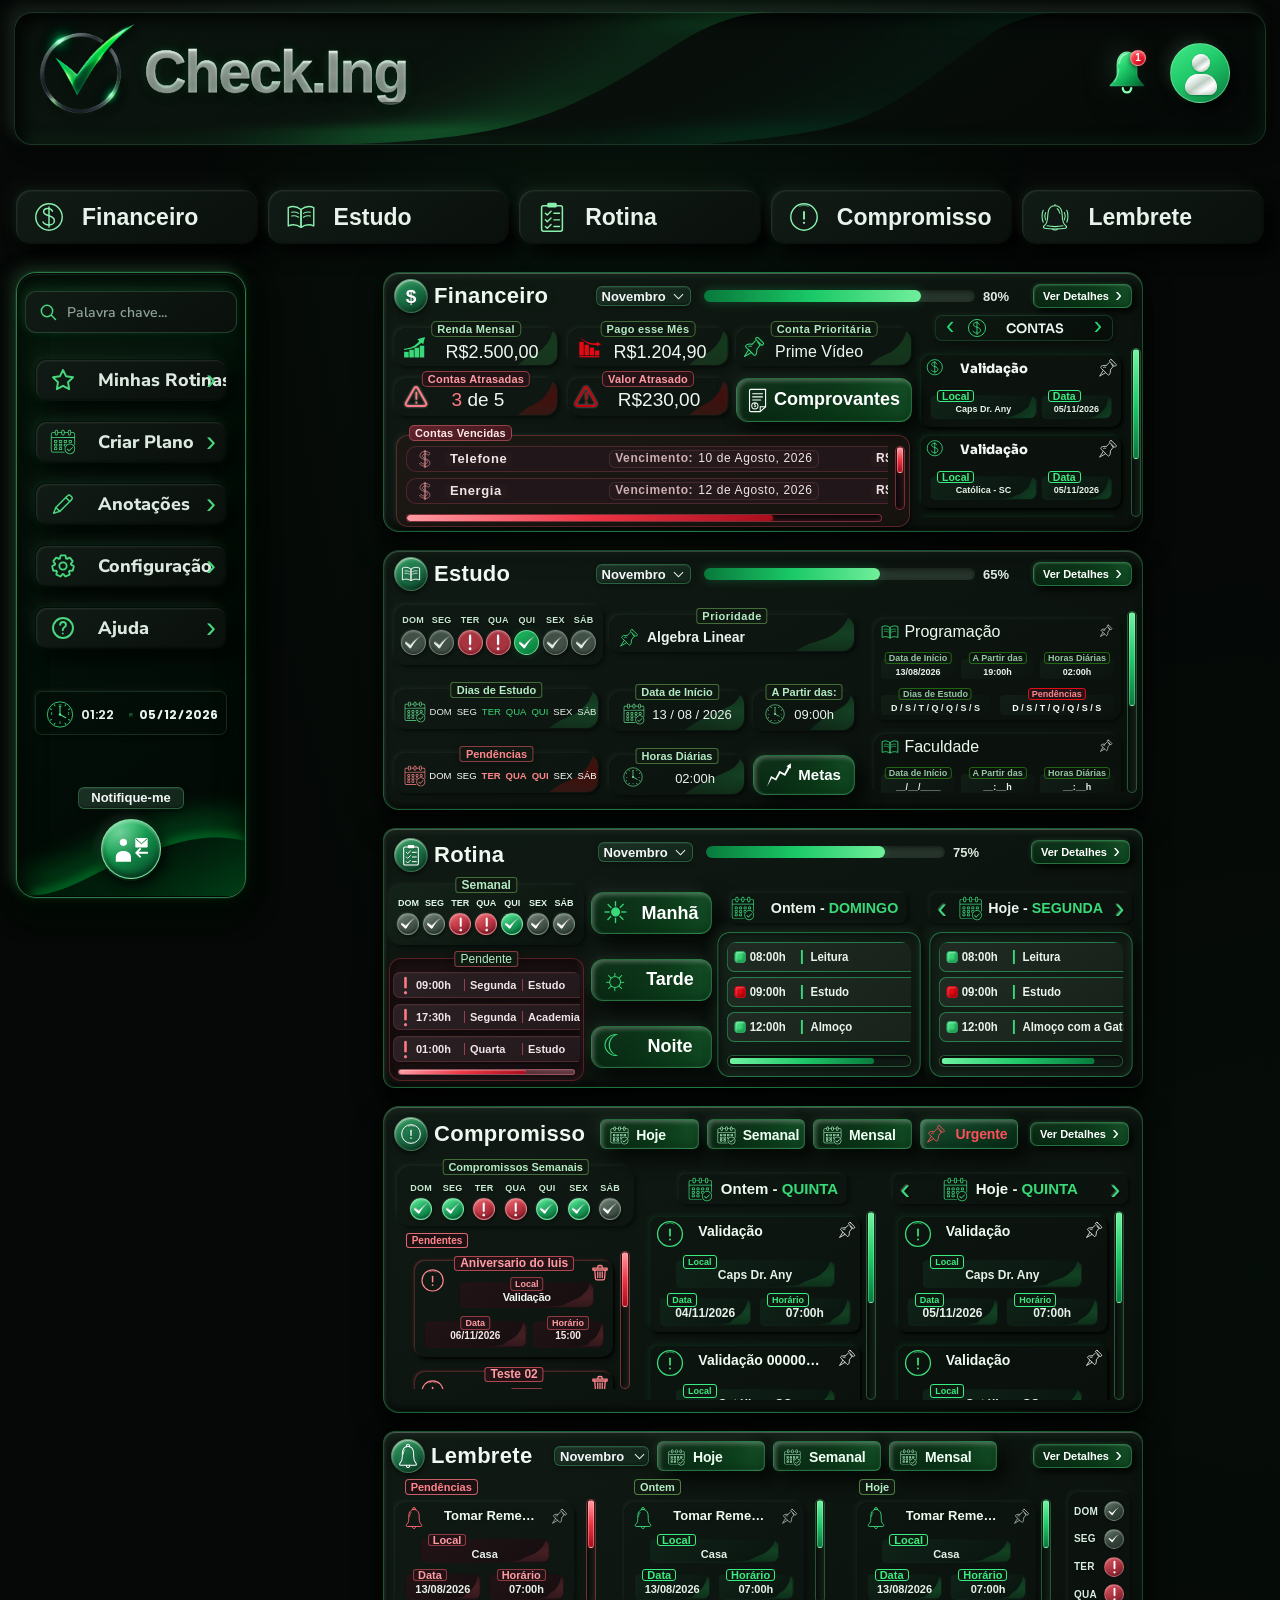
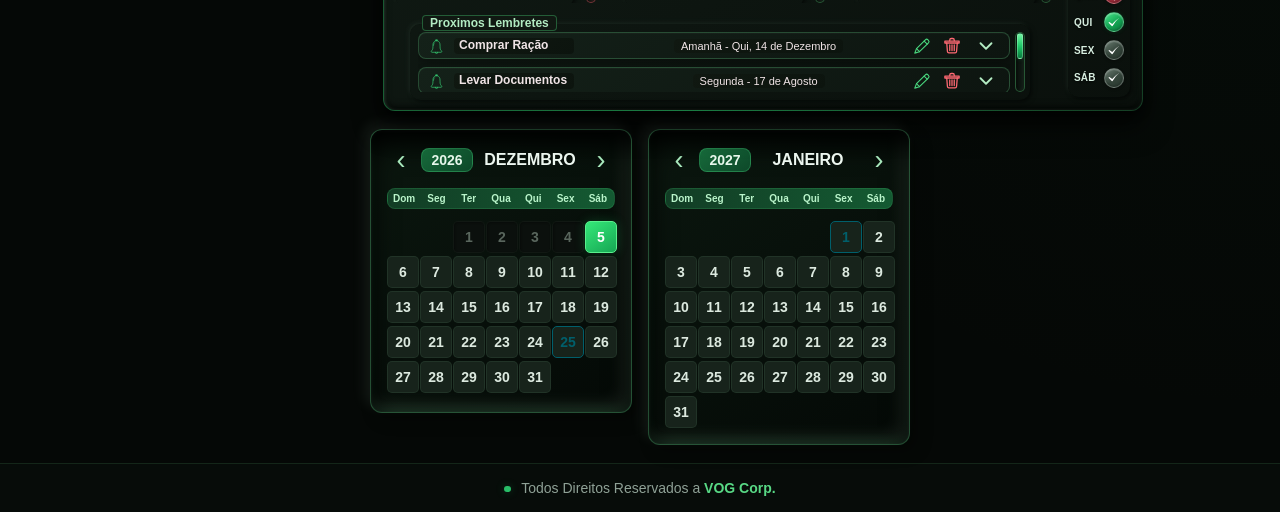
<file: index.html>
<!doctype html>
<html lang="pt-BR">
  <head>
    <meta charset="UTF-8" />
    <meta name="viewport" content="width=device-width, initial-scale=1.0" />
    

<!-- FAVICON CHECK-IN — NOVO SÍMBOLO VERDE V6 -->
<link rel="icon" type="image/png" sizes="16x16" href="imagens/fvc/checkin-favicon-pacote/favicon-16x16.png?v=6">
<link rel="icon" type="image/png" sizes="32x32" href="imagens/fvc/checkin-favicon-pacote/favicon-32x32.png?v=6">
<link rel="icon" type="image/png" sizes="48x48" href="imagens/fvc/checkin-favicon-pacote/favicon-48x48.png?v=6">
<link rel="shortcut icon" href="imagens/fvc/checkin-favicon-pacote/favicon.ico?v=6">
<link rel="apple-touch-icon" sizes="180x180" href="imagens/fvc/checkin-favicon-pacote/apple-touch-icon.png?v=6">


    <title>Check.Ing</title>

    <!-- Fontes Google usadas pelo projeto: Sora, Nunito Sans e Poppins -->
    <link rel="preconnect" href="https://fonts.googleapis.com" />
    <link rel="preconnect" href="https://fonts.gstatic.com" crossorigin />
    <link
      href="https://fonts.googleapis.com/css2?family=Sora:wght@500;600;700;800&family=Nunito+Sans:wght@400;600;700;800&family=Poppins:wght@600;700&display=swap"
      rel="stylesheet"
    />

    <!-- Arquivo CSS -->
    <link rel="stylesheet" href="style.css">
    <link rel="stylesheet" href="tema-dark.css">
    <link rel="stylesheet" href="mobile.css">
  </head>

  <body>

    <!-- ID: HTML-001 | REF: COMPONENT.ICON.SPRITE | CALENDÁRIO COM CONFIRMAÇÃO -->
<svg
  xmlns="http://www.w3.org/2000/svg"
  width="0"
  height="0"
  aria-hidden="true"
  focusable="false"
  style="position: absolute; overflow: hidden;">

  <!-- ID: HTML-002 | REF: COMPONENT.ICON.CALENDAR.CONFIRMATION.SYMBOL | DEFINIÇÃO SVG -->
<symbol
  id="icone-calendario-confirmacao"
  viewBox="0 0 512 512"
  fill="none">

  <path
    d="
M 178 367 L 176 372 L 176 403 L 178 408 L 183 413 L 188 415 L 227 415 L 232 413 L 237 408 L 239 403 L 239 372 L 237 367 L 232 362 L 227 360 L 188 360 L 183 362 Z
M 191 376 L 223 375 L 224 399 L 192 400 Z
M 82 367 L 80 372 L 80 403 L 82 408 L 87 413 L 92 415 L 131 415 L 136 413 L 141 408 L 143 403 L 143 372 L 141 367 L 136 362 L 131 360 L 92 360 L 87 362 Z
M 95 376 L 127 375 L 128 399 L 96 400 Z
M 382 288 L 365 291 L 353 295 L 337 303 L 327 310 L 310 327 L 299 344 L 291 365 L 288 382 L 288 401 L 291 418 L 295 430 L 303 446 L 317 464 L 337 480 L 353 488 L 365 492 L 383 495 L 401 495 L 418 492 L 437 485 L 456 473 L 473 456 L 481 444 L 491 421 L 495 401 L 495 382 L 492 365 L 488 353 L 480 337 L 472 326 L 457 311 L 439 299 L 418 291 L 401 288 Z
M 383 303 L 400 303 L 419 307 L 433 313 L 449 324 L 459 334 L 470 350 L 476 364 L 480 383 L 480 400 L 476 419 L 470 433 L 459 449 L 449 459 L 433 470 L 419 476 L 400 480 L 383 480 L 364 476 L 350 470 L 334 459 L 324 449 L 313 433 L 307 419 L 303 400 L 303 383 L 307 364 L 313 350 L 324 334 L 334 324 L 350 313 L 364 307 Z
M 451 362 L 445 356 L 439 357 L 376 420 L 346 391 L 338 391 L 335 394 L 334 399 L 335 402 L 371 438 L 378 439 L 449 369 Z
M 324 289 L 284 288 L 279 290 L 274 295 L 272 300 L 272 331 L 274 336 L 279 341 L 284 343 L 290 343 L 295 338 L 294 331 L 287 327 L 287 304 L 322 303 L 327 298 L 327 293 Z
M 178 295 L 176 300 L 176 331 L 178 336 L 183 341 L 188 343 L 227 343 L 232 341 L 237 336 L 239 331 L 239 300 L 237 295 L 232 290 L 227 288 L 188 288 L 183 290 Z
M 191 304 L 223 303 L 224 327 L 192 328 Z
M 82 295 L 80 300 L 80 331 L 82 336 L 87 341 L 92 343 L 131 343 L 136 341 L 141 336 L 143 331 L 143 300 L 141 295 L 136 290 L 131 288 L 92 288 L 87 290 Z
M 95 304 L 127 303 L 128 327 L 96 328 Z
M 370 223 L 368 228 L 368 259 L 370 264 L 375 269 L 380 271 L 419 271 L 424 269 L 429 264 L 431 259 L 431 228 L 429 223 L 424 218 L 419 216 L 380 216 L 375 218 Z
M 383 232 L 415 231 L 416 255 L 384 256 Z
M 274 223 L 272 228 L 272 259 L 274 264 L 279 269 L 284 271 L 323 271 L 328 269 L 333 264 L 335 259 L 335 228 L 333 223 L 328 218 L 323 216 L 284 216 L 279 218 Z
M 287 232 L 319 231 L 320 255 L 288 256 Z
M 178 223 L 176 228 L 176 259 L 178 264 L 183 269 L 188 271 L 227 271 L 232 269 L 237 264 L 239 259 L 239 228 L 237 223 L 232 218 L 227 216 L 188 216 L 183 218 Z
M 191 232 L 223 231 L 224 255 L 192 256 Z
M 82 223 L 80 228 L 80 259 L 82 264 L 87 269 L 92 271 L 131 271 L 136 269 L 141 264 L 143 259 L 143 228 L 141 223 L 136 218 L 131 216 L 92 216 L 87 218 Z
M 95 232 L 127 231 L 128 255 L 96 256 Z
M 18 90 L 16 98 L 16 429 L 18 437 L 24 448 L 31 455 L 42 461 L 50 463 L 282 463 L 286 460 L 287 453 L 282 448 L 51 448 L 42 444 L 35 437 L 31 428 L 32 175 L 479 175 L 480 314 L 485 319 L 490 319 L 495 314 L 494 93 L 487 79 L 480 72 L 469 66 L 461 64 L 416 64 L 414 38 L 408 27 L 398 19 L 388 16 L 379 16 L 369 19 L 359 27 L 353 38 L 351 64 L 288 64 L 287 43 L 282 30 L 276 23 L 270 19 L 260 16 L 246 17 L 241 19 L 231 27 L 227 33 L 224 42 L 223 64 L 160 64 L 158 38 L 152 27 L 148 23 L 137 17 L 123 16 L 113 19 L 107 23 L 99 33 L 96 42 L 95 64 L 50 64 L 42 66 L 31 72 L 24 79 Z
M 31 99 L 35 90 L 42 83 L 51 79 L 95 79 L 97 105 L 103 116 L 107 120 L 118 126 L 132 127 L 145 122 L 154 113 L 159 100 L 160 79 L 223 79 L 225 105 L 231 116 L 235 120 L 246 126 L 260 127 L 273 122 L 282 113 L 287 100 L 288 79 L 351 79 L 353 105 L 359 116 L 363 120 L 374 126 L 388 127 L 401 122 L 410 113 L 415 100 L 416 79 L 460 79 L 469 83 L 476 90 L 480 99 L 480 159 L 32 160 Z
M 380 31 L 387 31 L 392 33 L 398 39 L 400 44 L 400 99 L 398 104 L 392 110 L 387 112 L 380 112 L 375 110 L 369 104 L 367 99 L 367 44 L 369 39 L 375 33 Z
M 252 31 L 259 31 L 264 33 L 270 39 L 272 44 L 272 99 L 270 104 L 264 110 L 259 112 L 252 112 L 247 110 L 241 104 L 239 99 L 239 44 L 241 39 L 247 33 Z
M 124 31 L 131 31 L 136 33 L 142 39 L 144 44 L 144 99 L 142 104 L 136 110 L 131 112 L 124 112 L 119 110 L 113 104 L 111 99 L 111 44 L 113 39 L 119 33 Z
    "
    fill="currentColor"
    fill-rule="evenodd"
    clip-rule="evenodd"
  />

</symbol>

<!-- ID: HTML-003 | REF: APP.SIDEBAR.CLOCK.SYMBOL | RELÓGIO ANALÓGICO -->
<symbol id="icone-relogio" viewBox="0 0 612 612">

  <!-- Aro externo -->
  <circle
    cx="306"
    cy="306"
    r="258"
    fill="none"
    stroke="currentColor"
    stroke-width="18"
  />

  <!-- Marcadores das horas -->
  <g
    stroke="currentColor"
    stroke-width="19"
    stroke-linecap="round"
  >
    <line x1="306" y1="78" x2="306" y2="103" transform="rotate(30 306 306)"/>
    <line x1="306" y1="78" x2="306" y2="103" transform="rotate(60 306 306)"/>
    <line x1="306" y1="78" x2="306" y2="103" transform="rotate(120 306 306)"/>
    <line x1="306" y1="78" x2="306" y2="103" transform="rotate(150 306 306)"/>
    <line x1="306" y1="78" x2="306" y2="103" transform="rotate(210 306 306)"/>
    <line x1="306" y1="78" x2="306" y2="103" transform="rotate(240 306 306)"/>
    <line x1="306" y1="78" x2="306" y2="103" transform="rotate(300 306 306)"/>
    <line x1="306" y1="78" x2="306" y2="103" transform="rotate(330 306 306)"/>
  </g>

  <!-- Números do relógio -->
  <g
    fill="currentColor"
    font-family="Arial, sans-serif"
    font-size="56"
    font-weight="700"
    text-anchor="middle"
    dominant-baseline="middle"
  >
    <text x="306" y="137">12</text>
    <text x="478" y="307">3</text>
    <text x="306" y="488">6</text>
    <text x="134" y="307">9</text>
  </g>

  <!-- Ponteiros -->
  <g
    fill="none"
    stroke="currentColor"
    stroke-linecap="round"
  >
    <!-- Ponteiro das horas: 4h -->
    <path
      d="M306 306 L423 373"
      stroke-width="22"
    />

    <!-- Ponteiro dos minutos -->
    <path
      d="M306 306 L306 137"
      stroke-width="22"
    />
  </g>

  <!-- Eixo central -->
  <circle
    cx="306"
    cy="306"
    r="25"
    fill="currentColor"
  />

  <circle
    cx="306"
    cy="306"
    r="11"
    fill="#ffffff"
  />

</symbol>

<!-- ID: HTML-004 | REF: COMPONENT.ICON.TRASH.SYMBOL | SVG ORIGINAL PRESERVADO PARA REUSO -->

<symbol id="icone-lixeira-reutilizavel" viewBox="0 0 24 24">

  <g
    fill="none"
    stroke="currentColor"
    stroke-width="1.7"
    stroke-linecap="round"
    stroke-linejoin="round"
  >

    <!-- ALÇA SUPERIOR -->
    <path d="
      M9 5
      V4
      A2 2 0 0 1 11 2
      H13
      A2 2 0 0 1 15 4
      V5
    "/>

    <!-- TAMPA -->
    <path d="
      M2.5 5.5
      H21.5
      V8
      H2.5
      Z
    "/>

    <!-- CORPO -->
    <path d="
      M5 8
      L5.9 19.4
      A2 2 0 0 0 7.9 21.2
      H16.1
      A2 2 0 0 0 18.1 19.4
      L19 8
    "/>

    <!-- DIVISÕES INTERNAS -->
    <path d="
      M9 10.5 V18
      M12 10.5 V18
      M15 10.5 V18
    "/>

  </g>

</symbol>

<!-- CIFRÃO PERSONALIZADO — SPRITE REUTILIZÁVEL -->
<symbol id="icone-cifrao-checkin" viewBox="0 0 300 460" fill="none">

  <!-- CURVAS DO CIFRÃO — CAMADA POSTERIOR -->
  <g
    fill="none"
    stroke="currentColor"
    stroke-width="16"
    stroke-linecap="round"
    stroke-linejoin="round"
  >
    <path d="M140 35 C75 42 25 80 25 145 C25 195 70 222 140 240"/>

    <path d="M140 100 C111 110 85 130 85 155 C85 180 110 195 140 207"/>

    <path d="M170 35 C220 40 265 60 293 88 L250 130 C225 111 200 99 170 96"/>

    <path d="M170 225 C240 242 286 278 286 333 C286 386 242 421 170 425"/>

    <path d="M170 250 C205 259 230 278 230 301 C230 326 206 344 170 355"/>

    <path d="M140 365 C105 360 76 345 50 320 L14 357 C46 389 88 410 140 415"/>
  </g>

  <!-- HASTE CENTRAL — CAMADA FRONTAL -->
  <g
    fill="none"
    stroke="currentColor"
    stroke-width="16"
    stroke-linecap="round"
    stroke-linejoin="round"
  >
    <path d="M140 35 V8 H170 V35"/>
    <path d="M140 35 V415"/>
    <path d="M170 35 V425"/>
    <path d="M140 415 V452 H170 V425"/>
  </g>

</symbol>

</svg>

    <!-- Cabeçalho com o logo -->
    <!-- ID: HTML-005 | REF: APP.HEADER | CABEÇALHO, LOGO E AÇÕES -->
    <header class="cabecalho">
      <a href="#" class="logo" aria-label="Check-In - Página inicial">
        <img
          src="imagens/logo-checkin-premium.webp"
          alt="Símbolo Check-In em verde esmeralda e grafite"
          class="logo-simbolo"
        />
        <span class="logo-nome">Check.Ing</span>
      </a>

      <div class="acoes-cabecalho">
        <!-- ID: HTML-006 | REF: APP.HEADER.NOTIFICATIONS | SINO E CONTADOR -->
        <div class="notificacoes">

          <!-- ==========================================
          ÍCONE DE NOTIFICAÇÕES
          Finalidade: desenhar um sino totalmente verde,
          conforme o mockup original do Check-In.
          ========================================== -->

          <!-- Desenho vetorial do sino -->
          <!-- SINO — DESIGN ESMERALDA PREMIUM -->
<svg
    class="icone-sino"
    viewBox="0 0 32 36"
    xmlns="http://www.w3.org/2000/svg"
    aria-hidden="true"
>
    <defs>
        <!-- Corpo verde esmeralda -->
        <linearGradient
            id="sino-gradiente-corpo"
            x1="0%"
            y1="0%"
            x2="100%"
            y2="100%"
        >
            <stop offset="0%" stop-color="#83ffb1"/>
            <stop offset="38%" stop-color="#29d975"/>
            <stop offset="72%" stop-color="#0a9b4b"/>
            <stop offset="100%" stop-color="#045b30"/>
        </linearGradient>

        <!-- Contorno metálico esverdeado -->
        <linearGradient
            id="sino-contorno"
            x1="0%"
            y1="0%"
            x2="100%"
            y2="100%"
        >
            <stop offset="0%" stop-color="#baffd0"/>
            <stop offset="45%" stop-color="#35d77c"/>
            <stop offset="100%" stop-color="#07572e"/>
        </linearGradient>

        <!-- Reflexo superior -->
        <linearGradient
            id="sino-reflexo"
            x1="0%"
            y1="0%"
            x2="100%"
            y2="100%"
        >
            <stop offset="0%" stop-color="#ffffff" stop-opacity=".85"/>
            <stop offset="65%" stop-color="#baffd0" stop-opacity=".35"/>
            <stop offset="100%" stop-color="#ffffff" stop-opacity="0"/>
        </linearGradient>
    </defs>

    <!-- Corpo principal -->
    <path
        class="sino-corpo"
        d="M16 3
           C12 3 9 7 9 12
           V19
           C9 22 6 25 4 27
           H28
           C26 25 23 22 23 19
           V12
           C23 7 20 3 16 3 Z"
    />

    <!-- Reflexo luminoso superior -->
    <path
        class="sino-reflexo"
        d="M10.5 11
           C10.7 7.2 13 4.5 16 4"
    />

    <!-- Reflexo lateral -->
    <path
        class="sino-reflexo-lateral"
        d="M7 24 C9 21 10 18 10 15"
    />

    <!-- Base do sino -->
    <path
        class="sino-base"
        d="M13 29 C13 33 19 33 19 29"
    />
</svg>

          <span class="contador-notificacao">1</span>
        </div>
        <div class="perfil-usuario">
          <div class="perfil-cabeca"></div>
          <div class="perfil-corpo"></div>
        </div>
      </div>
    </header>

    <!-- ==========================================
    MENU PRINCIPAL DO CHECK-IN
    Finalidade: agrupar os cinco botões de navegação
    exibidos abaixo do cabeçalho.
    ========================================== -->

    <!-- ID: HTML-007 | REF: APP.NAVIGATION.PRIMARY | NAVEGAÇÃO PRINCIPAL -->
    <nav class="menu-principal" aria-label="Menu principal">
      <!-- Botão Financeiro: acesso à seção financeira -->
      <button class="botao-menu" type="button" >
        <!-- ÍCONE FINANCEIRO: cifrão dentro de um círculo -->
        <svg
  class="botao-icone"
  viewBox="0 0 36 36"
  xmlns="http://www.w3.org/2000/svg"
  aria-hidden="true"
  fill="none"
>
  <!-- Contorno externo da moeda -->
  <circle
    cx="18"
    cy="18"
    r="14"
    stroke="currentColor"
    stroke-width="1.5"
  />

  <!-- Símbolo monetário -->
  <path
    d="M21.7 11.8
       C20.7 9.9 18.8 9 16.7 9
       C14.1 9 12.3 10.4 12.3 12.5
       C12.3 14.6 14.1 15.6 17.8 16.7
       C21.5 17.8 23.7 19 23.7 21.9
       C23.7 24.5 21.2 26.4 18 26.4
       C15.1 26.4 12.7 25.2 11.6 23.2"
    stroke="currentColor"
    stroke-width="1.5"
    stroke-linecap="round"
    stroke-linejoin="round"
  />

  <!-- Eixo central do cifrão -->
  <path
    d="M18 7.3 V28.7"
    stroke="currentColor"
    stroke-width="1.5"
    stroke-linecap="round"
  />
</svg>
        <span class="botao-texto">Financeiro</span>
      </button>

      <!-- Botão Estudo: acesso à seção de estudos -->
      <button class="botao-menu" type="button" >
        <!-- ÍCONE ESTUDO: representa um livro aberto -->
      <svg
  class="botao-icone"
  viewBox="0 0 36 36"
  xmlns="http://www.w3.org/2000/svg"
  aria-hidden="true"
  fill="none"
>
  <!-- Página esquerda -->
  <path
    d="M4.5 8
       C9 6.1 13.7 6.8 18 10
       V29
       C13.7 26.1 9 25.5 4.5 27.5
       Z"
    stroke="currentColor"
    stroke-width="1.5"
    stroke-linecap="round"
    stroke-linejoin="round"
  />

  <!-- Página direita -->
  <path
    d="M31.5 8
       C27 6.1 22.3 6.8 18 10
       V29
       C22.3 26.1 27 25.5 31.5 27.5
       Z"
    stroke="currentColor"
    stroke-width="1.5"
    stroke-linecap="round"
    stroke-linejoin="round"
  />

  <!-- Linhas discretas das páginas -->
  <path
    d="M8 13
       C10.8 12.3 13.4 13 15.5 14.2
       M8 17
       C10.8 16.3 13.4 17 15.5 18.2
       M28 13
       C25.2 12.3 22.6 13 20.5 14.2
       M28 17
       C25.2 16.3 22.6 17 20.5 18.2"
    stroke="currentColor"
    stroke-width="1.1"
    stroke-linecap="round"
  />
</svg>
        <span class="botao-texto">Estudo</span>
      </button>

      <!-- Botão Rotina: acesso às rotinas diárias -->
      <button class="botao-menu" type="button" >
        <!-- ÍCONE ROTINA: representa uma prancheta com lista de tarefas -->
        <svg
          class="botao-icone"
          viewBox="0 0 36 36"
          xmlns="http://www.w3.org/2000/svg"
          aria-hidden="true"
        >
          <!-- Contorno principal da prancheta -->
          <rect
            x="7"
            y="6"
            width="22"
            height="27"
            rx="2"
            fill="none"
            stroke="currentColor"
            stroke-width="1.6"
          />

          <!-- Presilha superior da prancheta -->
          <rect
            x="13"
            y="3"
            width="10"
            height="5"
            rx="1.5"
            fill="currentColor"
          />

          <!-- Primeira tarefa: marca de conclusão e linha -->
          <path
            d="M11 14 L13 16 L17 12 M20 14 H26"
            fill="none"
            stroke="currentColor"
            stroke-width="1.5"
            stroke-linecap="round"
            stroke-linejoin="round"
          />

          <!-- Segunda tarefa: marca de conclusão e linha -->
          <path
            d="M11 21 L13 23 L17 19 M20 21 H26"
            fill="none"
            stroke="currentColor"
            stroke-width="1.5"
            stroke-linecap="round"
            stroke-linejoin="round"
          />

          <!-- Terceira tarefa: marca de conclusão e linha -->
          <path
            d="M11 28 L13 30 L17 26 M20 28 H26"
            fill="none"
            stroke="currentColor"
            stroke-width="1.5"
            stroke-linecap="round"
            stroke-linejoin="round"
          />
        </svg>
        <span class="botao-texto">Rotina</span>
      </button>

<!-- ======================================================
     BOTÕES MENU E COMPROMISSO
====================================================== -->

<!-- ID: HTML-135 | REF: APP.SIDEBAR.TOGGLE -->
<button
    class="botao-menu"
    type="button"
    data-menu-lateral-toggle
    aria-label="Abrir menu lateral"
    aria-controls="painel-esquerdo"
    aria-expanded="false"
>
    <!-- Ícone de três linhas -->
    <svg
        class="botao-icone"
        viewBox="0 0 36 36"
        xmlns="http://www.w3.org/2000/svg"
        aria-hidden="true"
        fill="none"
    >
        <path
            d="M6 10 H30"
            stroke="currentColor"
            stroke-width="2"
            stroke-linecap="round"
        />
        <path
            d="M6 18 H30"
            stroke="currentColor"
            stroke-width="2"
            stroke-linecap="round"
        />
        <path
            d="M6 26 H30"
            stroke="currentColor"
            stroke-width="2"
            stroke-linecap="round"
        />
    </svg>

    <span class="botao-texto">Menu</span>

    <!-- ID: HTML-136 | REF: APP.MENU.ARROW.DOWN -->
    <svg
        class="seta-menu-direcao"
        viewBox="0 0 24 24"
        xmlns="http://www.w3.org/2000/svg"
        aria-hidden="true"
        fill="none"
    >
        <path
            d="M6 9 L12 15 L18 9"
            stroke="currentColor"
            stroke-width="2"
            stroke-linecap="round"
            stroke-linejoin="round"
        />
    </svg>
</button>

<!-- Botão Compromisso -->
<button class="botao-menu" type="button">

    <svg
        class="botao-icone"
        viewBox="0 0 36 36"
        xmlns="http://www.w3.org/2000/svg"
        aria-hidden="true"
        fill="none"
    >
        <circle
            cx="18"
            cy="18"
            r="14"
            stroke="currentColor"
            stroke-width="1.5"
        />

        <path
            d="M13.5 6.8
               C15 6 16.5 5.6 18 5.6
               C19.5 5.6 21 6 22.5 6.8"
            stroke="currentColor"
            stroke-width="1"
            stroke-linecap="round"
            opacity=".65"
        />

        <svg
            class="rotina-status-svg rotina-status-svg--alerta"
            x="15.2727"
            y="11"
            width="5.4545"
            height="15"
            viewBox="0 0 8 22"
            aria-hidden="true"
            focusable="false"
        >
            <rect
                x="2.53"
                y="1"
                width="2.94"
                height="13.5"
                rx="1.47"
            />
            <circle
                cx="4"
                cy="19.28"
                r="1.78"
            />
        </svg>
    </svg>

    <span class="botao-texto">Compromisso</span>
</button>

      <!-- Botão Lembrete: acesso aos lembretes -->
      <button class="botao-menu" type="button" >
        <!-- Ícone do botão Lembrete: marcador com ponta inferior -->
        <svg
    class="botao-icone"
    viewBox="0 0 36 36"
    xmlns="http://www.w3.org/2000/svg"
    aria-hidden="true"
    fill="none"
>
    <g
      
    transform="translate(18 18) scale(0.80) translate(-18 -18)"
    stroke="currentColor"
    stroke-width="1.45"
    stroke-linecap="round"
    stroke-linejoin="round"
>
        <path d="M18 1.5 V2.6"/>

        <path d="
            M18 3.1
            C13.6 3.1 10.2 6 9.2 10.3
            C8.5 13.2 8.4 17.4 8 20.9
            C7.6 24.8 6.4 27.4 4.2 29.2
            L3.3 29.9
            C2.2 30.8 2.6 32.5 4.2 32.8
            C8.1 33.5 13 33.8 18 33.8
            C23 33.8 27.9 33.5 31.8 32.8
            C33.4 32.5 33.8 30.8 32.7 29.9
            L31.8 29.2
            C29.6 27.4 28.4 24.8 28 20.9
            C27.6 17.4 27.5 13.2 26.8 10.3
            C25.8 6 22.4 3.1 18 3.1
            Z
        "/>

        <path d="M7.4 29.6 C13.8 30.9 22.2 30.9 28.6 29.6"/>

        <path d="M14.6 34 C15.1 35 16.3 35.3 18 35.3 C19.7 35.3 20.9 35 21.4 34"/>

        <path d="M21 7 C22.9 8.4 24 10.5 24.3 13.1"/>

        <path d="M5.5 12.2 C4.1 15.2 4.1 18.8 5.5 21.8"/>
        <path d="M2.4 9.2 C0.4 13.3 0.4 20.7 2.4 24.8"/>
        <path d="M30.5 12.2 C31.9 15.2 31.9 18.8 30.5 21.8"/>
        <path d="M33.6 9.2 C35.6 13.3 35.6 20.7 33.6 24.8"/>
    </g>
</svg>
        <span class="botao-texto">Lembrete</span>
      </button>
    </nav>

    <!-- Área principal do conteúdo abaixo do menu de navegação -->
    <!-- ID: HTML-008 | REF: APP.LAYOUT | ESTRUTURA PRINCIPAL DA PÁGINA -->
    <main class="conteudo-principal">
      
      <!-- Painel esquerdo com os botões de navegação. -->
      <!-- ID: HTML-009 | REF: APP.SIDEBAR | PAINEL LATERAL -->
     <aside id="painel-esquerdo" class="painel-esquerdo" aria-label="Painel lateral" hidden>
        <!-- ID: HTML-010 | REF: APP.SIDEBAR.NAVIGATION | MENU LATERAL -->
        <nav class="menu-lateral" aria-label="Menu lateral">

          <!-- ID: HTML-011 | REF: APP.SIDEBAR.ROUTINE.SEARCH -->
<label class="menu-lateral-pesquisa">

    <svg
        viewBox="0 0 24 24"
        width="20"
        height="20"
        fill="none"
        aria-hidden="true"
    >
        <circle
            cx="10.8"
            cy="10.8"
            r="6.8"
            stroke="currentColor"
            stroke-width="1.8"
        />
        <path
            d="M16 16 L21 21"
            stroke="currentColor"
            stroke-width="1.8"
            stroke-linecap="round"
        />
    </svg>

    <input
        type="search"
        placeholder="Palavra chave..."
        aria-label="Palavra chave..."
    />

</label>

<div class="menu-lateral-botoes">

          <!-- Botão de rotinas -->
          <button class="botao-menu-lateral" type="button">
            <span class="icone-menu-lateral" aria-hidden="true">
              <svg
                viewBox="0 0 24 24"
                width="29"
                height="29"
                fill="none"
                xmlns="http://www.w3.org/2000/svg"
              >
                <path
                  d="M12 2.8L14.85 8.6L21.25 9.53L16.63 14.04L17.72 20.42L12 17.4L6.28 20.42L7.37 14.04L2.75 9.53L9.15 8.6L12 2.8Z"
                  stroke="currentColor"
                  stroke-width="1.8"
                  stroke-linecap="round"
                  stroke-linejoin="round"
                />
              </svg>
            </span>
            <span>Minhas Rotinas</span>
          </button>

          <!-- ID: HTML-012 | REF: COMPONENT.ICON.CALENDAR.CONFIRMATION | CRIAR PLANO -->
<button class="botao-menu-lateral" type="button">

  <!-- ID: HTML-013 | REF: SIDEBAR.NAVIGATION.CREATE_PLAN.ICON | SVG DO BOTÃO -->
<svg
  viewBox="0 0 512 512"
  width="29"
  height="29"
  fill="none"
  xmlns="http://www.w3.org/2000/svg"
  aria-hidden="true"
  focusable="false">

  <use href="#icone-calendario-confirmacao"/>

</svg>

  <span>Criar Plano</span>

</button>

          <!-- Botão de anotações -->
          <button class="botao-menu-lateral" type="button">
            <span class="icone-menu-lateral" aria-hidden="true">
  <svg
    viewBox="0 0 36 36"
    width="34"
    height="34"
    fill="none"
    xmlns="http://www.w3.org/2000/svg"
  >
    <!-- Contorno do lápis -->
    <path
      d="M5 30.8
         L8.1 22.8
         L21.8 9.1
         L24.1 6.8
         Q26.4 4.5 28.7 6.8
         L29.6 7.7
         Q31.9 10 29.6 12.3
         L27.4 14.5
         L13.5 28.2
         L5 30.8Z"
      stroke="currentColor"
      stroke-width="2"
      stroke-linecap="round"
      stroke-linejoin="round"
    />

    <!-- Separação da ponta triangular -->
    <path
      d="M8.1 22.8L13.5 28.2"
      stroke="currentColor"
      stroke-width="2"
      stroke-linecap="round"
      stroke-linejoin="round"
    />

    <!-- Separação da borracha alongada -->
    <path
      d="M21.8 9.1L27.4 14.5"
      stroke="currentColor"
      stroke-width="2"
      stroke-linecap="round"
      stroke-linejoin="round"
    />
  </svg>
</span>
            <span>Anotações</span>
          </button>

          <!-- Botão de configurações -->
<button class="botao-menu-lateral" type="button">
  <span class="icone-menu-lateral" aria-hidden="true">
    <svg
      viewBox="0 0 24 24"
      width="28"
      height="28"
      fill="none"
      xmlns="http://www.w3.org/2000/svg"
    >
            <!-- Engrenagem com 7 dentes uniformemente espaçados -->
            <!-- Engrenagem de 7 dentes ligeiramente mais largos -->
      <path
        d="M9.28 4.90
           L9.43 3.58
           L9.92 2.22
           L14.08 2.22
           L14.57 3.58
           L14.72 4.90
           L15.85 5.45
           L16.98 4.74
           L18.35 4.28
           L20.94 7.53
           L20.18 8.76
           L19.25 9.71
           L19.52 10.92
           L20.78 11.36
           L22.00 12.15
           L21.07 16.20
           L19.63 16.38
           L18.31 16.23
           L17.53 17.21
           L17.97 18.47
           L18.12 19.91
           L14.37 21.71
           L13.33 20.70
           L12.62 19.57
           L11.38 19.57
           L10.67 20.70
           L9.63 21.71
           L5.88 19.91
           L6.03 18.47
           L6.47 17.21
           L5.69 16.23
           L4.37 16.38
           L2.93 16.20
           L2.00 12.15
           L3.22 11.36
           L4.48 10.92
           L4.75 9.71
           L3.82 8.76
           L3.06 7.53
           L5.65 4.28
           L7.02 4.74
           L8.15 5.45
           Z"
        stroke="currentColor"
        stroke-width="1.7"
        stroke-linecap="round"
        stroke-linejoin="round"
      />

      <!-- Círculo central -->
      <circle
        cx="12"
        cy="12"
        r="3.4"
        stroke="currentColor"
        stroke-width="1.7"
      />
    </svg>
  </span>

  <span>Configuração</span>
</button>

          <!-- Botão de ajuda -->
<button class="botao-menu-lateral" type="button">
  <span class="icone-menu-lateral" aria-hidden="true">
    <svg
      viewBox="0 0 24 24"
      width="30"
      height="30"
      fill="none"
      xmlns="http://www.w3.org/2000/svg"
    >
      <!-- Círculo externo -->
      <circle
        cx="12"
        cy="12"
        r="9.2"
        stroke="currentColor"
        stroke-width="1.8"
      />

      <!-- Ponto de interrogação -->
      <path
        d="M9.4 9.1
           C9.4 7.5 10.6 6.5 12.1 6.5
           C13.7 6.5 14.7 7.6 14.7 9
           C14.7 10.2 14 10.9 13 11.6
           C12.2 12.2 11.8 12.8 11.8 14"
        stroke="currentColor"
        stroke-width="1.8"
        stroke-linecap="round"
        stroke-linejoin="round"
      />

      <!-- Ponto inferior -->
      <circle
        cx="11.8"
        cy="17"
        r="0.9"
        fill="currentColor"
      />
    </svg>
  </span>

  <span>Ajuda</span>
</button>

    </div>

          <!-- ID: HTML-014 | REF: APP.SIDEBAR.SEARCH.EMPTY_STATE | MENSAGEM SEM RESULTADOS -->
          <p class="menu-lateral-sem-resultados" role="status" aria-live="polite" hidden>Nenhum item encontrado.</p>

        </nav>
                <!-- ÁREA DE HORÁRIO E DATA -->
        <!-- ID: HTML-015 | REF: APP.SIDEBAR.CLOCK | HORÁRIO E DATA -->
<div class="area-inferior-painel">

  <!-- HORÁRIO -->
  <div class="horario-painel">

<!-- ID: HTML-016 | REF: COMPONENT.ICON.CLOCK.ANALOG | HORÁRIO -->
<svg
  viewBox="0 0 612 612"
  width="30"
  height="30"
  fill="none"
  color="#39d879"
  xmlns="http://www.w3.org/2000/svg"
  aria-hidden="true"
  focusable="false">

  <use href="#icone-relogio"/>

</svg>

    <span class="horario-valor"></span>

  </div>

  <!-- DATA -->
  <div class="data-painel">

    <!-- ID: HTML-017 | REF: COMPONENT.ICON.CALENDAR.CONFIRMATION | DATA DO PAINEL ESQUERDO -->
<svg
  viewBox="0 0 512 512"
  width="27"
  height="27"
  fill="none"
  color="#39d879"
  xmlns="http://www.w3.org/2000/svg"
  aria-hidden="true"
  focusable="false">

  <use href="#icone-calendario-confirmacao"/>

</svg>

    <span class="data-valor">
    <span class="data-dia"></span>
    <span class="data-separador"></span>
    <span class="data-mes"></span>
    <span class="data-separador"></span>
    <span class="data-ano"></span>
</span>

  </div>

</div>

        <!-- ID: HTML-018 | REF: APP.SIDEBAR.NOTIFICATIONS | CHAMADA E ÍCONE DE NOTIFICAÇÃO -->
        <h2 class="notificacao-titulo">Notifique-me</h2>

        <!-- CÍRCULO DE NOTIFICAÇÕES -->
  <button
    class="botao-notifique"
    type="button"
    aria-label="Notifique-me"
>
    <svg
        class="notificacao-icone"
        viewBox="0 0 100 100"
        width="78"
        height="78"
        aria-hidden="true"
        xmlns="http://www.w3.org/2000/svg"
    >

    <!-- Ícones originais -->
    <g transform="translate(16 16) scale(0.68)">

        <!-- Cabeça da pessoa -->
        <circle
            cx="34"
            cy="36"
            r="7.5"
            fill="#ffffff"
        />

        <!-- Corpo da pessoa -->
        <path
            d="M18 77V68c0-9 6-14 16-14s16 5 16 14v9H18Z"
            fill="#ffffff"
        />

        <!-- Envelope -->
        <rect
            x="59"
            y="27"
            width="26"
            height="20"
            rx="2"
            fill="#ffffff"
        />

        <!-- Dobra do envelope -->
        <path
            d="M60.5 29L72 39L83.5 29"
            fill="none"
            stroke="#087a36"
            stroke-width="2"
            stroke-linecap="round"
            stroke-linejoin="round"
        />

        <!-- Seta para a esquerda -->
        <path
            d="M84 58H61m8-8-8 8 8 8"
            fill="none"
            stroke="#ffffff"
            stroke-width="4"
            stroke-linecap="round"
            stroke-linejoin="round"
        />

    </g>
</svg>
</button>

      </aside>
      <!-- Área central reservada para o conteúdo principal. -->
      <!-- ID: HTML-019 | REF: APP.LAYOUT | ÁREA CENTRAL DE CONTEÚDO -->
      <section class="area-conteudo" aria-label="Conteúdo principal">
        <!-- ID: HTML-020 | REF: APP.LAYOUT | GRADE DOS CARTÕES -->
        <div class="grade-cards">
          <!-- CARD FINANCEIRO: resumo, indicadores e contas vencidas -->
          <!-- ID: HTML-021 | REF: PANEL.FINANCIAL | CARTÃO FINANCEIRO COMPLETO -->
          <article class="card-central card-financeiro">

            <!-- CABEÇALHO: identificação, progresso e detalhes do Financeiro -->
            <!-- ID: HTML-022 | REF: PANEL.FINANCIAL.HEADER | CABEÇALHO FINANCEIRO -->
            <header class="financeiro-cabecalho">
  <div class="financeiro-identificacao">
    <span class="financeiro-icone" aria-hidden="true">$</span>
    <h2 class="titulo-card">Financeiro</h2>
  </div>

  <div class="financeiro-mes-card">
    <span class="financeiro-mes">Novembro</span>
  </div>

              <div class="financeiro-progresso" role="progressbar"
                aria-label="Progresso financeiro"
                aria-valuemin="0"
                aria-valuemax="100"
                aria-valuenow="80">
                <span class="financeiro-progresso-trilho">
                  <span class="financeiro-progresso-preenchimento"></span>
                </span>
                <strong class="financeiro-progresso-percentual">80%</strong>
              </div>

              <span class="botao-detalhes">
                Ver Detalhes <span aria-hidden="true">›</span>
              </span>
            </header>

            <!-- INDICADORES: renda, saldos e valores financeiros -->
            <!-- ID: HTML-023 | REF: PANEL.FINANCIAL.INDICATORS | GRADE DE INDICADORES -->
            <section class="financeiro-indicadores" aria-label="Indicadores financeiros">

              <!-- ID: HTML-024 | REF: PANEL.FINANCIAL.INCOME | INDICADOR DE RENDA MENSAL -->
              <section class="financeiro-renda" aria-label="Renda desse Mês">
                <span class="financeiro-renda-rotulo">Renda Mensal</span>

                <strong class="financeiro-renda-valor">
                  <span class="financeiro-renda-conteudo">
                    <span class="financeiro-renda-icone" aria-hidden="true">
                      

<svg
  viewBox="0 0 36 36"
  width="25"
  height="25"
  fill="none"
  xmlns="http://www.w3.org/2000/svg"
  aria-hidden="true">

  <g fill="currentColor">

    <!-- Primeira barra -->
    <rect x="0.2" y="25.4" width="7.8" height="9.7"/>

    <!-- Segunda barra -->
    <rect x="9.1" y="21.9" width="7.8" height="13.2"/>

    <!-- Terceira barra -->
    <rect x="18" y="18.4" width="7.8" height="16.7"/>

    <!-- Quarta barra -->
    <rect x="26.9" y="14.9" width="7.8" height="20.2"/>

    <!-- Seta curva ascendente -->
    <path d="
      M0.2 20.1
      C11.3 19.5 20.1 14.6 26 6.7
      L22.7 3.7
      L36 0
      L33 12.4
      L29.8 9.7
      C23.4 16 15.6 20.4 0.2 22.3
      Z
    "/>

  </g>
</svg>


                    </span>
                   <span class="financeiro-renda-texto financeiro-renda-texto-posicao">R$2.500,00</span>
                  </span>
                </strong>

              </section>

              <!-- CARTÃO 1: VALOR PAGO NO MÊS -->
              <!-- ID: HTML-026 | REF: PANEL.FINANCIAL.PAID | INDICADOR PAGO ESSE MÊS -->
<div class="financeiro-indicador financeiro-indicador-pago financeiro-pago-designer">

  <span class="financeiro-indicador-rotulo">Pago esse Mês</span>

  <div class="financeiro-indicador-valor">

    <!-- Ícone vetorial de tendência descendente -->
    <span class="financeiro-indicador-icone financeiro-indicador-icone-verde pago-mes-icone" aria-hidden="true">

      
<svg
  viewBox="8.5 8.5 20 20"
  width="22"
  height="22"
  fill="none"
  xmlns="http://www.w3.org/2000/svg"
  aria-hidden="true">

  <g fill="currentColor">

    <!-- Primeira barra: maior -->
    <rect x="9.6" y="14.2" width="3.7" height="11.3"/>

    <!-- Segunda barra -->
    <rect x="14" y="16.6" width="3.6" height="8.9"/>

    <!-- Terceira barra -->
    <rect x="18.3" y="19" width="3.7" height="6.5"/>

    <!-- Quarta barra: menor -->
    <rect x="22.7" y="21.4" width="3.6" height="4.1"/>

    <!-- Base horizontal -->
    <rect x="9.6" y="26.1" width="16.7" height="1"/>

    <!-- Seta curva descendente, apontando para a direita -->
    <path d="
      M9.7 10.2
      C12.2 12.2 14.6 13.8 17.1 14.6
      C19.5 15.4 22 15.4 24.3 15.1
      L24.3 14.2
      L27.6 16.2
      L24.3 18.1
      L24.3 16.9
      C21.4 16.9 18.9 16.5 16.7 15.5
      C13.8 14.2 11.4 12.2 9.7 10.2
      Z
    "/>

  </g>
</svg>


    </span>

    <!-- Valor pago -->
    <strong>R$1.204,90</strong>

  </div>
</div>

          <!-- CARTÃO 2: CONTA PRIORITÁRIA -->
              <!-- ID: HTML-025 | REF: PANEL.FINANCIAL.PRIORITY | CONTA PRIORITÁRIA -->
              <div class="financeiro-indicador financeiro-indicador-prioritaria">
                <span class="financeiro-indicador-rotulo">Conta Prioritária</span>
                <div class="financeiro-indicador-valor">
                  <span class="financeiro-alfinete-icone" aria-hidden="true">

<svg
  viewBox="0 0 256 256"
  width="20"
  height="20"
  fill="none"
  xmlns="http://www.w3.org/2000/svg"
  aria-hidden="true">

  <g
    stroke="currentColor"
    stroke-width="13"
    stroke-linecap="round"
    stroke-linejoin="round">

    <!-- Cabeça retangular inclinada -->
    <rect
      x="140"
      y="36"
      width="121"
      height="36"
      rx="12"
      transform="rotate(45 200.5 54)"
    />

    <!-- Ligação entre cabeça e corpo -->
    <path d="M101 94 L147 48"/>

    <!-- Detalhe interno da cabeça -->
    <path d="M177 70 L205 104"/>

    <!-- Contorno curvo do corpo e ponta -->
    <path
      d="
        M101 94
        C80 89 53 91 34 101
        C18 110 16 122 29 135
        L59 163
        L4 251
        L95 198
        L124 229
        C136 241 149 233 156 217
        C163 201 165 178 164 157
        L205 105
      "
    />

    <!-- Separação da ponta triangular -->
    <path d="M59 163 L95 198"/>

    <!-- Pequeno detalhe interno -->
    <path d="M61 121 C70 114 84 114 94 121"/>

  </g>
</svg>

</span>
                  <strong>Prime Vídeo</strong>
                </div>
              </div>

              <!-- CARTÃO 3: CONTAS ATRASADAS -->
              <!-- ID: HTML-027 | REF: PANEL.FINANCIAL.OVERDUE | CONTAS ATRASADAS -->
              <div class="financeiro-indicador financeiro-indicador-atrasadas financeiro-atrasadas-designer">
                <span class="financeiro-indicador-rotulo">Contas Atrasadas</span>
                <div class="financeiro-indicador-valor">
                  <span class="financeiro-alerta-icone" aria-hidden="true">
  <svg
    viewBox="0 0 36 36"
    width="26"
    height="26"
    fill="none"
    xmlns="http://www.w3.org/2000/svg"
    aria-hidden="true">

    <!-- Contorno triangular arredondado -->
    <path
      d="
        M15.8 5.6
        C16.8 3.8 19.2 3.8 20.2 5.6
        L32 26.4
        C33.1 28.3 31.7 30.5 29.5 30.5
        H6.5
        C4.3 30.5 2.9 28.3 4 26.4
        Z
      "
      stroke="currentColor"
      stroke-width="2.8"
      stroke-linejoin="round"
      stroke-linecap="round"
    />

    <svg
      class="rotina-status-svg rotina-status-svg--alerta"
      x="15.2273"
      y="10"
      width="6.5455"
      height="18"
      viewBox="0 0 8 22"
      aria-hidden="true"
      focusable="false"
    >
      <rect x="2.53" y="1" width="2.94" height="13.5" rx="1.47" />
      <circle cx="4" cy="19.28" r="1.78" />
    </svg>

  </svg>
                  </span>
                  <strong><span class="financeiro-atrasadas-numero">3</span> de 5</strong>
                </div>
              </div>

              <!-- CARTÃO 4: VALOR ATRASADO -->
              <!-- ID: HTML-028 | REF: PANEL.FINANCIAL.OVERDUE_AMOUNT | VALOR ATRASADO -->
              <div class="financeiro-indicador financeiro-indicador-valor-atrasado">
                <span class="financeiro-indicador-rotulo">Valor Atrasado</span>
                <div class="financeiro-indicador-valor">
                  <span class="financeiro-valor-atrasado-icone" aria-hidden="true">
                    <svg
    viewBox="0 0 36 36"
    width="26"
    height="26"
    fill="none"
    xmlns="http://www.w3.org/2000/svg"
    aria-hidden="true">

    <!-- Contorno triangular arredondado -->
    <path
      d="
        M15.8 5.6
        C16.8 3.8 19.2 3.8 20.2 5.6
        L32 26.4
        C33.1 28.3 31.7 30.5 29.5 30.5
        H6.5
        C4.3 30.5 2.9 28.3 4 26.4
        Z
      "
      stroke="currentColor"
      stroke-width="2.8"
      stroke-linejoin="round"
      stroke-linecap="round"
    />

    <svg
      class="rotina-status-svg rotina-status-svg--alerta"
      x="15.2273"
      y="10"
      width="6.5455"
      height="18"
      viewBox="0 0 8 22"
      aria-hidden="true"
      focusable="false"
    >
      <rect x="2.53" y="1" width="2.94" height="13.5" rx="1.47" />
      <circle cx="4" cy="19.28" r="1.78" />
    </svg>
</svg>
                  </span>
                  <strong>R$230,00</strong>
                </div>
              </div>


              <!-- ID: HTML-029 | REF: PANEL.FINANCIAL.RECEIPTS | BOTÃO COMPROVANTES -->
              <button class="botao-comprovantes" type="button">
                <span class="comprovantes-reflexo" aria-hidden="true"></span>

                <svg class="icone-comprovantes"
                  viewBox="0 0 48 56"
                  xmlns="http://www.w3.org/2000/svg"
                  aria-hidden="true">
                  <path
                    d="M8 3 H41 V42 L29 53 H8 Q5 53 5 50 V6 Q5 3 8 3 Z"
                    fill="none"
                    stroke="#ffffff"
                    stroke-width="2.5"
                    stroke-linejoin="round"
                  />

                  <path
                    d="M12 13 H34 M12 20 H34 M12 27 H30"
                    fill="none"
                    stroke="#ffffff"
                    stroke-width="2.5"
                    stroke-linecap="round"
                  />

                  <circle
                    cx="17"
                    cy="40"
                    r="7"
                    fill="none"
                    stroke="#ffffff"
                    stroke-width="2.3"
                  />

                  <text
                    x="17"
                    y="43.5"
                    text-anchor="middle"
                    font-family="Arial, sans-serif"
                    font-size="10"
                    font-weight="700"
                    fill="#ffffff">$</text>

                  <path
                    d="M29 53 V42 H41"
                    fill="none"
                    stroke="#ffffff"
                    stroke-width="2.3"
                    stroke-linejoin="round"
                  />
                </svg>

                <span>Comprovantes</span>
              </button>

            </section>

            <!-- LISTA: contas vencidas e ações de exclusão -->
            <!-- ID: HTML-030 | REF: PANEL.FINANCIAL.BILLS_DUE | LISTA DE CONTAS VENCIDAS -->
            <section class="financeiro-vencidas" aria-label="Contas vencidas">
              <h3 class="financeiro-vencidas-titulo">Contas Vencidas</h3>

              <ul class="financeiro-lista-vencidas" id="lista-financeiro-vencidas" data-scrollbar-vertical="red">

                <!-- CONTA: TELEFONE -->
                <!-- ID: HTML-031 | REF: PANEL.FINANCIAL.BILLS_DUE.ITEM | CONTA VENCIDA 1 -->
                <li class="financeiro-conta">
                  <span class="financeiro-conta-nome">
                    <span class="financeiro-conta-icone" aria-hidden="true">
  <svg
    class="icone-cifrao-svg"
    viewBox="0 0 300 460"
    xmlns="http://www.w3.org/2000/svg"
    aria-hidden="true"
    focusable="false"
  >
    <use href="#icone-cifrao-checkin"/>
  </svg>
</span>
                    <span class="financeiro-conta-nome-texto">Telefone</span>
                  </span>

                  <span class="financeiro-conta-vencimento">
                    <span class="financeiro-conta-vencimento-rotulo">Vencimento:</span>
                    <time class="financeiro-conta-data" datetime="2026-08-10">10 de Agosto, 2026</time>
                  </span>

                  <strong class="financeiro-conta-valor">
                    <span class="financeiro-valor-prefixo">R$</span>
                    <span class="financeiro-valor-inteiro">80</span>
                    <span class="financeiro-valor-decimal">,00</span>
                  </strong>

                  <button class="financeiro-conta-excluir" type="button"
                    aria-label="Excluir conta Telefone" title="Excluir conta">
                    <svg
  viewBox="0 0 24 24"
  width="15"
  height="15"
  xmlns="http://www.w3.org/2000/svg"
  preserveAspectRatio="xMidYMid meet"
  aria-hidden="true">
  <use href="#icone-lixeira-reutilizavel" />
</svg>
                  </button>
                </li>

                <!-- CONTA: ENERGIA -->
                <!-- ID: HTML-032 | REF: PANEL.FINANCIAL.BILLS_DUE.ITEM | CONTA VENCIDA 2 -->
                <li class="financeiro-conta">
                  <span class="financeiro-conta-nome">
                    <span class="financeiro-conta-icone" aria-hidden="true">
  <svg
    class="icone-cifrao-svg"
    viewBox="0 0 300 460"
    xmlns="http://www.w3.org/2000/svg"
    aria-hidden="true"
    focusable="false"
  >
    <use href="#icone-cifrao-checkin"/>
  </svg>
</span>
                    <span class="financeiro-conta-nome-texto">Energia</span>
                  </span>

                  <span class="financeiro-conta-vencimento">
                    <span class="financeiro-conta-vencimento-rotulo">Vencimento:</span>
                    <time class="financeiro-conta-data" datetime="2026-08-12">12 de Agosto, 2026</time>
                  </span>

                  <strong class="financeiro-conta-valor">
                    <span class="financeiro-valor-prefixo">R$</span>
                    <span class="financeiro-valor-inteiro">150</span>
                    <span class="financeiro-valor-decimal">,00</span>
                  </strong>

                  <button class="financeiro-conta-excluir" type="button"
                    aria-label="Excluir conta Energia" title="Excluir conta">
                    <svg
  viewBox="0 0 24 24"
  width="15"
  height="15"
  xmlns="http://www.w3.org/2000/svg"
  preserveAspectRatio="xMidYMid meet"
  aria-hidden="true">
  <use href="#icone-lixeira-reutilizavel" />
</svg>
                  </button>
                </li>

                <!-- CONTA: INTERNET -->
                <!-- ID: HTML-033 | REF: PANEL.FINANCIAL.BILLS_DUE.ITEM | CONTA VENCIDA 3 -->
                <li class="financeiro-conta">
                  <span class="financeiro-conta-nome">
                    <span class="financeiro-conta-icone" aria-hidden="true">
  <svg
    class="icone-cifrao-svg"
    viewBox="0 0 300 460"
    xmlns="http://www.w3.org/2000/svg"
    aria-hidden="true"
    focusable="false"
  >
    <use href="#icone-cifrao-checkin"/>
  </svg>
</span>
                    <span class="financeiro-conta-nome-texto">Internet</span>
                  </span>

                  <span class="financeiro-conta-vencimento">
                    <span class="financeiro-conta-vencimento-rotulo">Vencimento:</span>
                    <time class="financeiro-conta-data" datetime="2026-08-15">15 de Agosto, 2026</time>
                  </span>

                  <strong class="financeiro-conta-valor">
                    <span class="financeiro-valor-prefixo">R$</span>
                    <span class="financeiro-valor-inteiro">90</span>
                    <span class="financeiro-valor-decimal">,00</span>
                  </strong>

                  <button class="financeiro-conta-excluir" type="button"
                    aria-label="Excluir conta Internet" title="Excluir conta">
                   <svg
  viewBox="0 0 24 24"
  width="15"
  height="15"
  xmlns="http://www.w3.org/2000/svg"
  preserveAspectRatio="xMidYMid meet"
  aria-hidden="true">
  <use href="#icone-lixeira-reutilizavel" />
</svg>
                  </button>
                </li>

                <!-- CONTA: ÁGUA -->
                <!-- ID: HTML-034 | REF: PANEL.FINANCIAL.BILLS_DUE.ITEM | CONTA VENCIDA 4 -->
                <li class="financeiro-conta">
                  <span class="financeiro-conta-nome">
                    
                    <span class="financeiro-conta-icone" aria-hidden="true">
  <svg
    class="icone-cifrao-svg"
    viewBox="0 0 300 460"
    xmlns="http://www.w3.org/2000/svg"
    aria-hidden="true"
    focusable="false"
  >
    <use href="#icone-cifrao-checkin"/>
  </svg>
</span>
                    <span class="financeiro-conta-nome-texto">Água</span>
                  </span>

                  <span class="financeiro-conta-vencimento">
                    <span class="financeiro-conta-vencimento-rotulo">Vencimento:</span>
                    <time class="financeiro-conta-data" datetime="2026-08-18">18 de Agosto, 2026</time>
                  </span>

                  <strong class="financeiro-conta-valor">
                    <span class="financeiro-valor-prefixo">R$</span>
                    <span class="financeiro-valor-inteiro">65</span>
                    <span class="financeiro-valor-decimal">,00</span>
                  </strong>

                  <button class="financeiro-conta-excluir" type="button"
                    aria-label="Excluir conta Água" title="Excluir conta">
                    <svg
  viewBox="0 0 24 24"
  width="15"
  height="15"
  xmlns="http://www.w3.org/2000/svg"
  preserveAspectRatio="xMidYMid meet"
  aria-hidden="true">
  <use href="#icone-lixeira-reutilizavel" />
</svg>
                  </button>
                </li>

                <!-- CONTA: CARTÃO -->
                <!-- ID: HTML-035 | REF: PANEL.FINANCIAL.BILLS_DUE.ITEM | CONTA VENCIDA 5 -->
                <li class="financeiro-conta">
                  <span class="financeiro-conta-nome">
                    <span class="financeiro-conta-icone" aria-hidden="true">
  <svg
    class="icone-cifrao-svg"
    viewBox="0 0 300 460"
    xmlns="http://www.w3.org/2000/svg"
    aria-hidden="true"
    focusable="false"
  >
    <use href="#icone-cifrao-checkin"/>
  </svg>
</span>
                    <span class="financeiro-conta-nome-texto">Cartão</span>
                  </span>

                  <span class="financeiro-conta-vencimento">
                    <span class="financeiro-conta-vencimento-rotulo">Vencimento:</span>
                    <time class="financeiro-conta-data" datetime="2026-08-20">20 de Agosto, 2026</time>
                  </span>

                  <strong class="financeiro-conta-valor">
                    <span class="financeiro-valor-prefixo">R$</span>
                    <span class="financeiro-valor-inteiro">120</span>
                    <span class="financeiro-valor-decimal">,00</span>
                  </strong>

                  <button class="financeiro-conta-excluir" type="button"
                    aria-label="Excluir conta Cartão" title="Excluir conta">
                    <svg
  viewBox="0 0 24 24"
  width="15"
  height="15"
  xmlns="http://www.w3.org/2000/svg"
  preserveAspectRatio="xMidYMid meet"
  aria-hidden="true">
  <use href="#icone-lixeira-reutilizavel" />
</svg>
                  </button>
                </li>

              </ul>

              <!-- ID: HTML-126 | REF: COMPONENT.SCROLLBAR.HORIZONTAL.FINANCIAL.OVERDUE -->
<div
    id="barra-horizontal-financeiro-vencidas"
    class="rotina-barra-horizontal financeiro-barra-horizontal"
    data-scroll-for="lista-financeiro-vencidas"
    role="scrollbar"
    aria-label="Rolagem horizontal das contas vencidas"
    aria-controls="lista-financeiro-vencidas"
    aria-orientation="horizontal"
    aria-valuemin="0"
    aria-valuemax="100"
    aria-valuenow="0"
    tabindex="0"
>
    <div class="rotina-barra-trilho">
        <div class="rotina-barra-cursor"></div>
    </div>
</div>

      <!-- ID: HTML-036 | REF: COMPONENT.SCROLLBAR.VERTICAL.FINANCIAL.OVERDUE | BARRA VERTICAL INDEPENDENTE -->
      <div
        id="barra-vertical-financeiro-vencidas"
        class="ci-scrollbar-vertical ci-scrollbar-financeiro"
        data-scrollbar-for="lista-financeiro-vencidas"
        data-offset-x=17"
        role="scrollbar"
        aria-label="Rolagem vertical das contas vencidas"
        aria-controls="lista-financeiro-vencidas"
        aria-orientation="vertical"
        aria-valuemin="0"
        aria-valuemax="100"
        aria-valuenow="0"
        tabindex="0"
      >
        <div class="ci-scrollbar-trilho">
          <div class="ci-scrollbar-cursor"></div>
        </div>
      </div>
            </section>
          

            <!-- ID: HTML-135 | REF: PANEL.FINANCIAL.TODAY_AGENDA | CÓPIA INDEPENDENTE DA AGENDA DE HOJE -->
            <div id="container-agenda-financeiro-hoje"
                 class="financeiro-agenda-hoje-wrap"
                 aria-label="Compromissos de hoje no painel Financeiro">
<section id="agenda-financeiro-hoje" class="compromisso-agenda compromisso-agenda-financeiro">

      <header class="compromisso-agenda-cabecalho">

        <span class="compromisso-agenda-seta" aria-hidden="true">‹</span>

        <span class="compromisso-calendario-icone" aria-hidden="true">

    <svg
        viewBox="0 0 36 36"
        width="22"
        height="22"
        xmlns="http://www.w3.org/2000/svg"
        aria-hidden="true"
        fill="none"
    >
        <!-- Contorno externo da moeda -->
        <circle
            cx="18"
            cy="18"
            r="14"
            stroke="currentColor"
            stroke-width="1.5"
        />

        <!-- Símbolo monetário -->
        <path
            d="M21.7 11.8
               C20.7 9.9 18.8 9 16.7 9
               C14.1 9 12.3 10.4 12.3 12.5
               C12.3 14.6 14.1 15.6 17.8 16.7
               C21.5 17.8 23.7 19 23.7 21.9
               C23.7 24.5 21.2 26.4 18 26.4
               C15.1 26.4 12.7 25.2 11.6 23.2"
            stroke="currentColor"
            stroke-width="1.5"
            stroke-linecap="round"
            stroke-linejoin="round"
        />

        <!-- Eixo central do cifrão -->
        <path
            d="M18 7.3 V28.7"
            stroke="currentColor"
            stroke-width="1.5"
            stroke-linecap="round"
        />
    </svg>

</span>

        <h3>CONTAS</h3>

        <span class="compromisso-agenda-seta" aria-hidden="true">›</span>

      </header>


      <!-- ID: HTML-136 | REF: PANEL.COMMITMENT.TODAY.LIST -->
      <div class="compromisso-lista-eventos" id="lista-financeiro-hoje" data-scrollbar-vertical="green">


        <!-- ID: HTML-137 | REF: PANEL.COMMITMENT.TODAY.EVENT.CONSULTATION -->
        <article class="compromisso-evento">

          <header class="compromisso-evento-cabecalho">

            <svg
    viewBox="0 0 36 36"
    width="26"
    height="26"
    xmlns="http://www.w3.org/2000/svg"
    aria-hidden="true"
    fill="none"
>
    <circle
        cx="18"
        cy="18"
        r="14"
        stroke="currentColor"
        stroke-width="1.5"
    />

    <path
        d="M21.7 11.8
           C20.7 9.9 18.8 9 16.7 9
           C14.1 9 12.3 10.4 12.3 12.5
           C12.3 14.6 14.1 15.6 17.8 16.7
           C21.5 17.8 23.7 19 23.7 21.9
           C23.7 24.5 21.2 26.4 18 26.4
           C15.1 26.4 12.7 25.2 11.6 23.2"
        stroke="currentColor"
        stroke-width="1.5"
        stroke-linecap="round"
        stroke-linejoin="round"
    />

    <path
        d="M18 7.3 V28.7"
        stroke="currentColor"
        stroke-width="1.5"
        stroke-linecap="round"
    />
</svg>

            <h4 class="compromisso-evento-titulo">Validação</h4>

            <span class="compromisso-fixar" aria-hidden="true">
  <svg
    viewBox="-4 -18 279 281"
    width="22"
    height="22"
    fill="none"
    xmlns="http://www.w3.org/2000/svg">

    <g
      stroke="currentColor"
      stroke-width="13"
      stroke-linecap="round"
      stroke-linejoin="round">

      <rect
        x="140" y="36"
        width="121" height="36"
        rx="12"
        transform="rotate(45 200.5 54)"
      />

      <path d="M101 94 L147 48"/>
      <path d="M177 70 L205 104"/>

      <path d="
        M101 94
        C80 89 53 91 34 101
        C18 110 16 122 29 135
        L59 163
        L4 251
        L95 198
        L124 229
        C136 241 149 233 156 217
        C163 201 165 178 164 157
        L205 105
      "/>

      <path d="M59 163 L95 198"/>
      <path d="M61 121 C70 114 84 114 94 121"/>
    </g>
  </svg>
</span>

          </header>

          <div class="compromisso-evento-dados">

            <div class="compromisso-evento-dado">
              <span>Local</span>
              <strong>Caps Dr. Any</strong>
            </div>

            <div class="compromisso-evento-dado">
              <span>Data</span>
              <strong>05/11/2026</strong>
            </div>

          </div>

          <div class="compromisso-evento-anotacoes">
            <span>Anotações</span>
            <p>Levar o encaminhamento para pegar o laudo pelo posto.</p>
          </div>

        </article>


        <!-- ID: HTML-138 | REF: PANEL.COMMITMENT.TODAY.EVENT.COLLEGE -->
        <article class="compromisso-evento">

          <header class="compromisso-evento-cabecalho">

           <svg
    viewBox="0 0 36 36"
    width="26"
    height="26"
    xmlns="http://www.w3.org/2000/svg"
    aria-hidden="true"
    fill="none"
>
    <circle
        cx="18"
        cy="18"
        r="14"
        stroke="currentColor"
        stroke-width="1.5"
    />

    <path
        d="M21.7 11.8
           C20.7 9.9 18.8 9 16.7 9
           C14.1 9 12.3 10.4 12.3 12.5
           C12.3 14.6 14.1 15.6 17.8 16.7
           C21.5 17.8 23.7 19 23.7 21.9
           C23.7 24.5 21.2 26.4 18 26.4
           C15.1 26.4 12.7 25.2 11.6 23.2"
        stroke="currentColor"
        stroke-width="1.5"
        stroke-linecap="round"
        stroke-linejoin="round"
    />

    <path
        d="M18 7.3 V28.7"
        stroke="currentColor"
        stroke-width="1.5"
        stroke-linecap="round"
    />
</svg>

            <h4 class="compromisso-evento-titulo">Validação</h4>

            <span class="compromisso-fixar" aria-hidden="true">
  <svg
    viewBox="-4 -18 279 281"
    width="22"
    height="22"
    fill="none"
    xmlns="http://www.w3.org/2000/svg">

    <g
      stroke="currentColor"
      stroke-width="13"
      stroke-linecap="round"
      stroke-linejoin="round">

      <rect
        x="140" y="36"
        width="121" height="36"
        rx="12"
        transform="rotate(45 200.5 54)"
      />

      <path d="M101 94 L147 48"/>
      <path d="M177 70 L205 104"/>

      <path d="
        M101 94
        C80 89 53 91 34 101
        C18 110 16 122 29 135
        L59 163
        L4 251
        L95 198
        L124 229
        C136 241 149 233 156 217
        C163 201 165 178 164 157
        L205 105
      "/>

      <path d="M59 163 L95 198"/>
      <path d="M61 121 C70 114 84 114 94 121"/>
    </g>
  </svg>
</span>

          </header>

          <div class="compromisso-evento-dados">

            <div class="compromisso-evento-dado">
              <span>Local</span>
              <strong>Católica - SC</strong>
            </div>

            <div class="compromisso-evento-dado">
              <span>Data</span>
              <strong>05/11/2026</strong>
            </div>

          </div>

          <div class="compromisso-evento-anotacoes">
            <span>Anotações</span>
            <p>Levar a apresentação.</p>
          </div>

        </article>

        <!-- ID: HTML-139 | REF: PANEL.COMMITMENT.TODAY.EVENT.TEST -->
        <article class="compromisso-evento">

          <header class="compromisso-evento-cabecalho">
            <svg
    viewBox="0 0 36 36"
    width="26"
    height="26"
    xmlns="http://www.w3.org/2000/svg"
    aria-hidden="true"
    fill="none"
>
    <circle
        cx="18"
        cy="18"
        r="14"
        stroke="currentColor"
        stroke-width="1.5"
    />

    <path
        d="M21.7 11.8
           C20.7 9.9 18.8 9 16.7 9
           C14.1 9 12.3 10.4 12.3 12.5
           C12.3 14.6 14.1 15.6 17.8 16.7
           C21.5 17.8 23.7 19 23.7 21.9
           C23.7 24.5 21.2 26.4 18 26.4
           C15.1 26.4 12.7 25.2 11.6 23.2"
        stroke="currentColor"
        stroke-width="1.5"
        stroke-linecap="round"
        stroke-linejoin="round"
    />

    <path
        d="M18 7.3 V28.7"
        stroke="currentColor"
        stroke-width="1.5"
        stroke-linecap="round"
    />
</svg>

            <h4 class="compromisso-evento-titulo">Validação</h4>

            <span class="compromisso-fixar" aria-hidden="true">
              <svg
                viewBox="-4 -18 279 281"
                width="22"
                height="22"
                fill="none"
                xmlns="http://www.w3.org/2000/svg"
              >
                <g
                  stroke="currentColor"
                  stroke-width="13"
                  stroke-linecap="round"
                  stroke-linejoin="round"
                >
                  <rect
                    x="140"
                    y="36"
                    width="121"
                    height="36"
                    rx="12"
                    transform="rotate(45 200.5 54)"
                  />
                  <path d="M101 94 L147 48" />
                  <path d="M177 70 L205 104" />
                  <path d="
                    M101 94
                    C80 89 53 91 34 101
                    C18 110 16 122 29 135
                    L59 163
                    L4 251
                    L95 198
                    L124 229
                    C136 241 149 233 156 217
                    C163 201 165 178 164 157
                    L205 105
                  " />
                  <path d="M59 163 L95 198" />
                  <path d="M61 121 C70 114 84 114 94 121" />
                </g>
              </svg>
            </span>
          </header>

          <div class="compromisso-evento-dados">
            <div class="compromisso-evento-dado">
              <span>Local</span>
              <strong>Sala de conferência</strong>
            </div>

            <div class="compromisso-evento-dado">
              <span>Data</span>
              <strong>15/11/2026</strong>
            </div>

          </div>

          <div class="compromisso-evento-anotacoes">
            <span>Anotações</span>
            <p>Testar a rolagem da agenda.</p>
          </div>

        </article>

      </div>

      <!-- BARRA VERTICAL — FINANCEIRO HOJE -->
<div
    id="barra-vertical-financeiro-hoje"
    class="ci-scrollbar-vertical ci-scrollbar-compromisso-agenda"
    data-scrollbar-for="lista-financeiro-hoje"
    data-offset-x="6"
    role="scrollbar"
    aria-label="Rolagem vertical dos compromissos do Financeiro"
    aria-controls="lista-financeiro-hoje"
    aria-orientation="vertical"
    aria-valuemin="0"
    aria-valuemax="100"
    aria-valuenow="0"
    tabindex="0"
>
    <div class="ci-scrollbar-trilho">
        <div class="ci-scrollbar-cursor"></div>
    </div>
</div>

      <!-- ID: HTML-140 | REF: COMPONENT.SCROLLBAR.VERTICAL.COMMITMENT.TODAY | BARRA VERTICAL INDEPENDENTE -->
    </section>
            </div>
</article>

          <!-- CARD ESTUDO: progresso, planejamento e atividades -->
          <!-- ID: HTML-037 | REF: PANEL.STUDY.ROOT | CARTÃO ESTUDO COMPLETO -->
          <article class="card-central card-estudo"
            aria-labelledby="titulo-estudo">

            <!-- CABEÇALHO: identificação, progresso e detalhes do Estudo -->
            <!-- ID: HTML-038 | REF: PANEL.STUDY.HEADER | CABEÇALHO DO ESTUDO -->
            <header class="estudo-cabecalho">
              <div class="estudo-identificacao">
                <!-- ID: HTML-039 | REF: PANEL.STUDY.HEADER.ICON | ÍCONE LIVRO -->
<span class="estudo-icone" aria-hidden="true">
  <svg
    viewBox="0 0 36 36"
    width="22"
    height="22"
    xmlns="http://www.w3.org/2000/svg"
    fill="none"
    aria-hidden="true">

    <!-- Página esquerda -->
    <path
      d="M4.5 8
         C9 6.1 13.7 6.8 18 10
         V29
         C13.7 26.1 9 25.5 4.5 27.5
         Z"
      stroke="currentColor"
      stroke-width="1.5"
      stroke-linecap="round"
      stroke-linejoin="round"
    />

    <!-- Página direita -->
    <path
      d="M31.5 8
         C27 6.1 22.3 6.8 18 10
         V29
         C22.3 26.1 27 25.5 31.5 27.5
         Z"
      stroke="currentColor"
      stroke-width="1.5"
      stroke-linecap="round"
      stroke-linejoin="round"
    />

    <!-- Linhas das páginas -->
    <path
      d="M8 13
         C10.8 12.3 13.4 13 15.5 14.2
         M8 17
         C10.8 16.3 13.4 17 15.5 18.2
         M28 13
         C25.2 12.3 22.6 13 20.5 14.2
         M28 17
         C25.2 16.3 22.6 17 20.5 18.2"
      stroke="currentColor"
      stroke-width="1.1"
      stroke-linecap="round"
    />

  </svg>
</span>
                <h2 class="titulo-card" id="titulo-estudo">Estudo</h2>
              </div>

              <!-- ID: HTML-040 | REF: PANEL.STUDY.HEADER.MONTH | CARD DO MÊS -->
<div class="estudo-mes-card">
  <span class="estudo-mes">Novembro</span>
</div>

              <div class="estudo-progresso"
                role="progressbar"
                aria-label="Progresso dos estudos"
                aria-valuemin="0"
                aria-valuemax="100"
                aria-valuenow="65">

                <span class="estudo-progresso-trilho">
                  <span class="estudo-progresso-preenchimento"></span>
                </span>

                <strong class="estudo-progresso-percentual">65%</strong>
              </div>

              <span class="botao-detalhes">
                Ver Detalhes <span aria-hidden="true">›</span>
              </span>
            </header>

            <!-- CONTEÚDO: semana, campos de planejamento e atividades -->
            <div class="estudo-conteudo">

              <!-- RESUMO SEMANAL: dias de estudo e pendências -->
              <section class="estudo-area-esquerda"
                aria-label="Dias de estudo e pendências">

                <!-- ID: HTML-041 | REF: PANEL.STUDY.WEEK | MARCAÇÃO DOS DIAS DE ESTUDO -->
              <div class="estudo-semana">
                  <div class="estudo-semana-dia">
                    <span>DOM</span>
                    <span class="estudo-dia-circulo neutro"><svg class="rotina-status-svg rotina-status-svg--check" viewBox="0 0 20 18" aria-hidden="true" focusable="false"><path d="M1 9.5 L6.2 14.8 Q7.2 15.8 8.3 14.2 C11.1 9.2 14.5 4.5 19 1.5 C15.4 3.2 11.6 6.7 7.1 11.4 L2.8 8.5 Q1.1 7.4 1 9.5 Z"/></svg></span>
                  </div>

                  <div class="estudo-semana-dia">
                    <span>SEG</span>
                    <span class="estudo-dia-circulo neutro"><svg class="rotina-status-svg rotina-status-svg--check" viewBox="0 0 20 18" aria-hidden="true" focusable="false"><path d="M1 9.5 L6.2 14.8 Q7.2 15.8 8.3 14.2 C11.1 9.2 14.5 4.5 19 1.5 C15.4 3.2 11.6 6.7 7.1 11.4 L2.8 8.5 Q1.1 7.4 1 9.5 Z"/></svg></span>
                  </div>

                  <div class="estudo-semana-dia">
                    <span>TER</span>
                    <span class="estudo-dia-circulo pendente"><svg class="rotina-status-svg rotina-status-svg--alerta" viewBox="0 0 8 22" aria-hidden="true" focusable="false"><rect x="2.53" y="1" width="2.94" height="13.5" rx="1.47"/><circle cx="4" cy="19.28" r="1.78"/></svg></span>
                  </div>

                  <div class="estudo-semana-dia">
                    <span>QUA</span>
                    <span class="estudo-dia-circulo pendente"><svg class="rotina-status-svg rotina-status-svg--alerta" viewBox="0 0 8 22" aria-hidden="true" focusable="false"><rect x="2.53" y="1" width="2.94" height="13.5" rx="1.47"/><circle cx="4" cy="19.28" r="1.78"/></svg></span>
                  </div>

                  <div class="estudo-semana-dia">
                    <span>QUI</span>
                    <span class="estudo-dia-circulo concluido"><svg class="rotina-status-svg rotina-status-svg--check" viewBox="0 0 20 18" aria-hidden="true" focusable="false"><path d="M1 9.5 L6.2 14.8 Q7.2 15.8 8.3 14.2 C11.1 9.2 14.5 4.5 19 1.5 C15.4 3.2 11.6 6.7 7.1 11.4 L2.8 8.5 Q1.1 7.4 1 9.5 Z"/></svg></span>
                  </div>

                  <div class="estudo-semana-dia">
                    <span>SEX</span>
                    <span class="estudo-dia-circulo neutro"><svg class="rotina-status-svg rotina-status-svg--check" viewBox="0 0 20 18" aria-hidden="true" focusable="false"><path d="M1 9.5 L6.2 14.8 Q7.2 15.8 8.3 14.2 C11.1 9.2 14.5 4.5 19 1.5 C15.4 3.2 11.6 6.7 7.1 11.4 L2.8 8.5 Q1.1 7.4 1 9.5 Z"/></svg></span>
                  </div>

                  <div class="estudo-semana-dia">
                    <span>SÁB</span>
                    <span class="estudo-dia-circulo neutro"><svg class="rotina-status-svg rotina-status-svg--check" viewBox="0 0 20 18" aria-hidden="true" focusable="false"><path d="M1 9.5 L6.2 14.8 Q7.2 15.8 8.3 14.2 C11.1 9.2 14.5 4.5 19 1.5 C15.4 3.2 11.6 6.7 7.1 11.4 L2.8 8.5 Q1.1 7.4 1 9.5 Z"/></svg></span>
                  </div>
                </div>

                <div class="estudo-campo">

  <!-- ID: HTML-042 | REF: PANEL.STUDY.STUDY_DAYS.TITLE | TÍTULO DO CAMPO -->
  <span class="estudo-campo-rotulo">Dias de Estudo</span>

  <!-- ID: HTML-043 | REF: PANEL.STUDY.STUDY_DAYS.ICON | ÍCONE CALENDÁRIO -->
  <span class="estudo-campo-icone" aria-hidden="true">
    <svg viewBox="0 0 512 512" width="22" height="22" fill="none">
      <use href="#icone-calendario-confirmacao"/>
    </svg>
  </span>

  <!-- ID: HTML-044 | REF: PANEL.STUDY.STUDY_DAYS | LISTA DOS SETE DIAS -->
  <span class="estudo-campo-texto estudo-dias-lista"
        aria-label="Domingo, Segunda, Terça, Quarta, Quinta, Sexta e Sábado">
    <span>DOM</span>
    <span>SEG</span>
    <span>TER</span>
    <span>QUA</span>
    <span>QUI</span>
    <span>SEX</span>
    <span>SÁB</span>
  </span>

</div>

     <div class="estudo-campo estudo-campo-pendencias">

  <!-- ID: HTML-045 | REF: PANEL.STUDY.PENDING.TITLE | TÍTULO -->
  <span class="estudo-campo-rotulo">Pendências</span>

  <!-- ID: HTML-046 | REF: PANEL.STUDY.PENDING.ICON | ÍCONE -->
  <span class="estudo-campo-icone" aria-hidden="true">
    <svg viewBox="0 0 512 512" width="22" height="22" fill="none">
      <use href="#icone-calendario-confirmacao"/>
    </svg>
  </span>

  <!-- ID: HTML-047 | REF: PANEL.STUDY.PENDING | LISTA DOS SETE DIAS -->
  <span class="estudo-campo-texto estudo-pendencias-lista"
        aria-label="Domingo, Segunda, Terça, Quarta, Quinta, Sexta e Sábado">
    <span>DOM</span>
    <span>SEG</span>
    <span>TER</span>
    <span>QUA</span>
    <span>QUI</span>
    <span>SEX</span>
    <span>SÁB</span>
  </span>

</div>

              </section>

              <!-- PLANEJAMENTO: prioridade, datas e metas -->
              <section class="estudo-area-central"
                aria-label="Prioridade e metas">

                <!-- ID: HTML-048 | REF: PANEL.STUDY.PRIORITY | MATÉRIA PRIORITÁRIA -->
                <div class="estudo-prioridade">
                  <span class="estudo-prioridade-rotulo">Prioridade</span>

                  <!-- ID: HTML-049 | REF: PANEL.STUDY.PRIORITY | ALFINETE VETORIAL -->
<svg
  class="estudo-prioridade-icone"
  viewBox="-4 -18 279 281"
  width="22"
  height="22"
  fill="none"
  xmlns="http://www.w3.org/2000/svg"
  aria-hidden="true">

  <g
    stroke="currentColor"
    stroke-width="13"
    stroke-linecap="round"
    stroke-linejoin="round">

    <!-- Cabeça retangular inclinada -->
    <rect
      x="140"
      y="36"
      width="121"
      height="36"
      rx="12"
      transform="rotate(45 200.5 54)"
    />

    <!-- Ligação entre cabeça e corpo -->
    <path d="M101 94 L147 48"/>

    <!-- Detalhe interno da cabeça -->
    <path d="M177 70 L205 104"/>

    <!-- Contorno curvo do corpo e ponta -->
    <path
      d="
        M101 94
        C80 89 53 91 34 101
        C18 110 16 122 29 135
        L59 163
        L4 251
        L95 198
        L124 229
        C136 241 149 233 156 217
        C163 201 165 178 164 157
        L205 105
      "
    />

    <!-- Separação da ponta triangular -->
    <path d="M59 163 L95 198"/>

    <!-- Detalhe interno -->
    <path d="M61 121 C70 114 84 114 94 121"/>

  </g>
</svg>

                  <strong class="estudo-prioridade-texto">Algebra Linear</strong>

                </div>

                <div class="estudo-campo estudo-data-inicio">
                  <span class="estudo-campo-rotulo">Data de Início</span>
                  <!-- ID: HTML-050 | REF: PANEL.STUDY.START_DATE.ICON | ÍCONE CALENDÁRIO -->
<span class="estudo-campo-icone" aria-hidden="true">
  <svg viewBox="0 0 512 512" width="22" height="22" fill="none">
    <use href="#icone-calendario-confirmacao"/>
  </svg>
</span>
                  <span class="estudo-campo-texto">13 / 08 / 2026</span>
                </div>

                <div class="estudo-campo estudo-horario-inicio">

  <!-- ID: HTML-051 | REF: PANEL.STUDY.START_TIME.TITLE | TÍTULO -->
  <span class="estudo-campo-rotulo">A Partir das:</span>

  <!-- ID: HTML-052 | REF: PANEL.STUDY.START_TIME.ICON | ÍCONE RELÓGIO -->
  <span class="estudo-campo-icone" aria-hidden="true">
    <svg viewBox="0 0 612 612" width="22" height="22" fill="none">
      <use href="#icone-relogio"/>
    </svg>
  </span>

  <span class="estudo-campo-texto">09:00h</span>

</div>

                <div class="estudo-campo estudo-horas-diarias">

  <!-- ID: HTML-053 | REF: PANEL.STUDY.DAILY_HOURS.TITLE | TÍTULO -->
  <span class="estudo-campo-rotulo">Horas Diárias</span>

  <!-- ID: HTML-054 | REF: PANEL.STUDY.DAILY_HOURS.ICON | ÍCONE RELÓGIO -->
  <span class="estudo-campo-icone" aria-hidden="true">
    <svg viewBox="0 0 612 612" width="22" height="22" fill="none">
      <use href="#icone-relogio"/>
    </svg>
  </span>

  <span class="estudo-campo-texto">02:00h</span>

</div>

                
<button class="estudo-botao-metas" type="button">

  <!-- Ícone vetorial de crescimento -->
  <svg
    class="estudo-meta-icone"
    viewBox="0 0 260 254"
    width="24"
    height="26"
    fill="none"
    xmlns="http://www.w3.org/2000/svg"
    aria-hidden="true"
    focusable="false"
  >
    <g transform="translate(0 254) scale(1 -1)">
      <path
        d="
          M259 254 L211 222 L226 213
          L189 144 L134 174 L91 89
          L44 116 L0 1 L52 93 L99 67
          L143 146 L197 116 L246 204
          L259 197 Z
        "
        fill="currentColor"
      />
    </g>
  </svg>

  <span>Metas</span>

</button>


              </section>

              <!-- ATIVIDADES: lista rolável de estudos -->
              <section class="estudo-area-direita"
                aria-label="Atividades de estudo">

                <!-- ÁREA INTERNA COM ROLAGEM -->
                <!-- ID: HTML-055 | REF: PANEL.STUDY.ACTIVITIES | LISTA DE ATIVIDADES -->
                <div class="estudo-lista-atividades" id="lista-estudo-atividades" data-scrollbar-vertical="green">

                  <!-- CARTÃO: PROGRAMAÇÃO -->
                  <!-- ID: HTML-056 | REF: PANEL.STUDY.ACTIVITY_CARD | ATIVIDADE 1 -->
                  <article class="estudo-atividade-card">

                    <header class="estudo-atividade-cabecalho">
                      <!-- ID: HTML-057 | REF: PANEL.STUDY.ACTIVITY.ICON | ÍCONE LIVRO -->
<span class="estudo-atividade-icone" aria-hidden="true">
  <svg viewBox="0 0 36 36" width="13" height="13"
       xmlns="http://www.w3.org/2000/svg" fill="none">
    <path d="M4.5 8 C9 6.1 13.7 6.8 18 10 V29
             C13.7 26.1 9 25.5 4.5 27.5 Z"
          stroke="currentColor" stroke-width="1.5"
          stroke-linecap="round" stroke-linejoin="round"/>
    <path d="M31.5 8 C27 6.1 22.3 6.8 18 10 V29
             C22.3 26.1 27 25.5 31.5 27.5 Z"
          stroke="currentColor" stroke-width="1.5"
          stroke-linecap="round" stroke-linejoin="round"/>
    <path d="M8 13 C10.8 12.3 13.4 13 15.5 14.2
             M8 17 C10.8 16.3 13.4 17 15.5 18.2
             M28 13 C25.2 12.3 22.6 13 20.5 14.2
             M28 17 C25.2 16.3 22.6 17 20.5 18.2"
          stroke="currentColor" stroke-width="1.1"
          stroke-linecap="round"/>
  </svg>
</span>

                      <h3>Programação</h3>

            <svg
  class="estudo-atividade-alfinete"
  viewBox="-4 -18 279 281"
  width="22"
  height="22"
  fill="none"
  xmlns="http://www.w3.org/2000/svg"
  aria-hidden="true">

  <g
    stroke="currentColor"
    stroke-width="13"
    stroke-linecap="round"
    stroke-linejoin="round">

    <rect
      x="140"
      y="36"
      width="121"
      height="36"
      rx="12"
      transform="rotate(45 200.5 54)"
    />

    <path d="M101 94 L147 48"/>
    <path d="M177 70 L205 104"/>

    <path
      d="
        M101 94
        C80 89 53 91 34 101
        C18 110 16 122 29 135
        L59 163
        L4 251
        L95 198
        L124 229
        C136 241 149 233 156 217
        C163 201 165 178 164 157
        L205 105
      "
    />

    <path d="M59 163 L95 198"/>
    <path d="M61 121 C70 114 84 114 94 121"/>

  </g>
</svg>
                    </header>

                    <div class="estudo-atividade-dados">

                      <div class="estudo-atividade-dado">
                        <span>Data de Início</span>
                        <strong>13/08/2026</strong>
                      </div>

                      <div class="estudo-atividade-dado">
                        <span>A Partir das</span>
                        <strong>19:00h</strong>
                      </div>

                      <div class="estudo-atividade-dado">
                        <span>Horas Diárias</span>
                        <strong>02:00h</strong>
                      </div>

                      <div class="estudo-atividade-dado">
                        <span>Dias de Estudo</span>
                        <strong>D / S / T / Q / Q / S / S</strong>
                      </div>

                      <div class="estudo-atividade-dado estudo-atividade-pendencias">
                        <span>Pendências</span>
                        <strong>D / S / T / Q / Q / S / S</strong>
                      </div>

                    </div>
                  </article>

                  <!-- CARTÃO: FACULDADE -->
                  <!-- ID: HTML-058 | REF: PANEL.STUDY.ACTIVITY_CARD | ATIVIDADE 2 -->
                  <article class="estudo-atividade-card">

                    <header class="estudo-atividade-cabecalho">
                     <!-- ID: HTML-059 | REF: PANEL.STUDY.ACTIVITY.ICON | ÍCONE LIVRO -->
<span class="estudo-atividade-icone" aria-hidden="true">
  <svg viewBox="0 0 36 36" width="13" height="13"
       xmlns="http://www.w3.org/2000/svg" fill="none">
    <path d="M4.5 8 C9 6.1 13.7 6.8 18 10 V29
             C13.7 26.1 9 25.5 4.5 27.5 Z"
          stroke="currentColor" stroke-width="1.5"
          stroke-linecap="round" stroke-linejoin="round"/>
    <path d="M31.5 8 C27 6.1 22.3 6.8 18 10 V29
             C22.3 26.1 27 25.5 31.5 27.5 Z"
          stroke="currentColor" stroke-width="1.5"
          stroke-linecap="round" stroke-linejoin="round"/>
    <path d="M8 13 C10.8 12.3 13.4 13 15.5 14.2
             M8 17 C10.8 16.3 13.4 17 15.5 18.2
             M28 13 C25.2 12.3 22.6 13 20.5 14.2
             M28 17 C25.2 16.3 22.6 17 20.5 18.2"
          stroke="currentColor" stroke-width="1.1"
          stroke-linecap="round"/>
  </svg>
</span>

                      <h3>Faculdade</h3>

                      <svg
  class="estudo-atividade-alfinete"
  viewBox="-4 -18 279 281"
  width="22"
  height="22"
  fill="none"
  xmlns="http://www.w3.org/2000/svg"
  aria-hidden="true">

  <g
    stroke="currentColor"
    stroke-width="13"
    stroke-linecap="round"
    stroke-linejoin="round">

    <rect
      x="140"
      y="36"
      width="121"
      height="36"
      rx="12"
      transform="rotate(45 200.5 54)"
    />

    <path d="M101 94 L147 48"/>
    <path d="M177 70 L205 104"/>

    <path
      d="
        M101 94
        C80 89 53 91 34 101
        C18 110 16 122 29 135
        L59 163
        L4 251
        L95 198
        L124 229
        C136 241 149 233 156 217
        C163 201 165 178 164 157
        L205 105
      "
    />

    <path d="M59 163 L95 198"/>
    <path d="M61 121 C70 114 84 114 94 121"/>

  </g>
</svg>
                    </header>

                    <div class="estudo-atividade-dados">

                      <div class="estudo-atividade-dado">
                        <span>Data de Início</span>
                        <strong>__/__/____</strong>
                      </div>

                      <div class="estudo-atividade-dado">
                        <span>A Partir das</span>
                        <strong>__:__h</strong>
                      </div>

                      <div class="estudo-atividade-dado">
                        <span>Horas Diárias</span>
                        <strong>__:__h</strong>
                      </div>

                      <div class="estudo-atividade-dado">
                        <span>Dias de Estudo</span>
                        <strong>D / S / T / Q / Q / S / S</strong>
                      </div>

                      <div class="estudo-atividade-dado estudo-atividade-pendencias">
                        <span>Pendências</span>
                        <strong>D / S / T / Q / Q / S / S</strong>
                      </div>

                    </div>
                  </article>

                  <!-- CARTÃO DE TESTE: MATEMÁTICA -->
                  <!-- ID: HTML-060 | REF: PANEL.STUDY.ACTIVITY_CARD | ATIVIDADE 3 -->
                  <article class="estudo-atividade-card">

                    <header class="estudo-atividade-cabecalho">
                      <!-- ID: HTML-061 | REF: PANEL.STUDY.ACTIVITY.ICON | ÍCONE LIVRO -->
<span class="estudo-atividade-icone" aria-hidden="true">
  <svg viewBox="0 0 36 36" width="13" height="13"
       xmlns="http://www.w3.org/2000/svg" fill="none">
    <path d="M4.5 8 C9 6.1 13.7 6.8 18 10 V29
             C13.7 26.1 9 25.5 4.5 27.5 Z"
          stroke="currentColor" stroke-width="1.5"
          stroke-linecap="round" stroke-linejoin="round"/>
    <path d="M31.5 8 C27 6.1 22.3 6.8 18 10 V29
             C22.3 26.1 27 25.5 31.5 27.5 Z"
          stroke="currentColor" stroke-width="1.5"
          stroke-linecap="round" stroke-linejoin="round"/>
    <path d="M8 13 C10.8 12.3 13.4 13 15.5 14.2
             M8 17 C10.8 16.3 13.4 17 15.5 18.2
             M28 13 C25.2 12.3 22.6 13 20.5 14.2
             M28 17 C25.2 16.3 22.6 17 20.5 18.2"
          stroke="currentColor" stroke-width="1.1"
          stroke-linecap="round"/>
  </svg>
</span>

                      <h3>Matemática</h3>

                     <svg
  class="estudo-atividade-alfinete"
  viewBox="-4 -18 279 281"
  width="22"
  height="22"
  fill="none"
  xmlns="http://www.w3.org/2000/svg"
  aria-hidden="true">

  <g
    stroke="currentColor"
    stroke-width="13"
    stroke-linecap="round"
    stroke-linejoin="round">

    <rect
      x="140"
      y="36"
      width="121"
      height="36"
      rx="12"
      transform="rotate(45 200.5 54)"
    />

    <path d="M101 94 L147 48"/>
    <path d="M177 70 L205 104"/>

    <path
      d="
        M101 94
        C80 89 53 91 34 101
        C18 110 16 122 29 135
        L59 163
        L4 251
        L95 198
        L124 229
        C136 241 149 233 156 217
        C163 201 165 178 164 157
        L205 105
      "
    />

    <path d="M59 163 L95 198"/>
    <path d="M61 121 C70 114 84 114 94 121"/>

  </g>
</svg>
                    </header>

                    <div class="estudo-atividade-dados">

                      <div class="estudo-atividade-dado">
                        <span>Data de Início</span>
                        <strong>13/08/2026</strong>
                      </div>

                      <div class="estudo-atividade-dado">
                        <span>A Partir das</span>
                        <strong>14:00h</strong>
                      </div>

                      <div class="estudo-atividade-dado">
                        <span>Horas Diárias</span>
                        <strong>01:00h</strong>
                      </div>

                      <div class="estudo-atividade-dado">
                        <span>Dias de Estudo</span>
                        <strong>D / S / T / Q / Q / S / S</strong>
                      </div>

                      <div class="estudo-atividade-dado estudo-atividade-pendencias">
                        <span>Pendências</span>
                        <strong>D / S / T / Q / Q / S / S</strong>
                      </div>

                    </div>
                  </article>

                </div>

      <!-- ID: HTML-062 | REF: COMPONENT.SCROLLBAR.VERTICAL.STUDY.ACTIVITIES | BARRA VERTICAL INDEPENDENTE -->
      <div
        id="barra-vertical-estudo-atividades"
        class="ci-scrollbar-vertical ci-scrollbar-estudo"
        data-scrollbar-for="lista-estudo-atividades"
        data-offset-x="6"
        role="scrollbar"
        aria-label="Rolagem vertical das atividades de estudo"
        aria-controls="lista-estudo-atividades"
        aria-orientation="vertical"
        aria-valuemin="0"
        aria-valuemax="100"
        aria-valuenow="0"
        tabindex="0"
      >
        <div class="ci-scrollbar-trilho">
          <div class="ci-scrollbar-cursor"></div>
        </div>
      </div>
              </section>

            </div>

          </article>

          
<!-- ID: HTML-063 | REF: PANEL.ROUTINE.ROOT | PAINEL PRINCIPAL -->
<article class="card-central card-painel-novo" id="painel-rotina"
  aria-labelledby="titulo-rotina">

  <!-- CABEÇALHO -->
  <!-- ID: HTML-064 | REF: PANEL.ROUTINE.HEADER | CABEÇALHO -->
  <header class="rotina-cabecalho">

    <div class="rotina-identificacao">
      <span class="painel-icone-neumo" aria-hidden="true">
  <svg
    viewBox="0 0 36 36"
    width="18"
    height="18"
    xmlns="http://www.w3.org/2000/svg"
    fill="none"
  >
    <!-- Contorno da prancheta -->
    <rect
      x="7"
      y="6"
      width="22"
      height="27"
      rx="2"
      stroke="currentColor"
      stroke-width="1.6"
    />

    <!-- Presilha superior -->
    <rect
      x="13"
      y="3"
      width="10"
      height="5"
      rx="1.5"
      fill="currentColor"
    />

    <!-- Primeira tarefa -->
    <path
      d="M11 14 L13 16 L17 12 M20 14 H26"
      stroke="currentColor"
      stroke-width="1.5"
      stroke-linecap="round"
      stroke-linejoin="round"
    />

    <!-- Segunda tarefa -->
    <path
      d="M11 21 L13 23 L17 19 M20 21 H26"
      stroke="currentColor"
      stroke-width="1.5"
      stroke-linecap="round"
      stroke-linejoin="round"
    />

    <!-- Terceira tarefa -->
    <path
      d="M11 28 L13 30 L17 26 M20 28 H26"
      stroke="currentColor"
      stroke-width="1.5"
      stroke-linecap="round"
      stroke-linejoin="round"
    />
  </svg>
</span>
      <h2 class="titulo-card" id="titulo-rotina">Rotina</h2>
    </div>

    <!-- ID: HTML-065 | REF: PANEL.ROUTINE.HEADER.MONTH | CAMPO DO MÊS -->
<div class="estudo-mes-card">
  <span class="estudo-mes">Novembro</span>
</div>

    <div class="rotina-progresso"
      role="progressbar"
      aria-label="Progresso da rotina"
      aria-valuemin="0"
      aria-valuemax="100"
      aria-valuenow="75">

      <span class="rotina-progresso-trilho">
        <span class="rotina-progresso-preenchimento"></span>
      </span>

      <strong>75%</strong>
    </div>

    <span class="botao-detalhes">
      Ver Detalhes <span aria-hidden="true">›</span>
    </span>

  </header>

  <!-- CONTEÚDO: QUATRO COLUNAS INDEPENDENTES -->
  <div class="rotina-conteudo">

    <!-- COLUNA 1: SEMANAL E PENDÊNCIAS -->
    <section class="rotina-coluna-semanal">

      <!-- ID: HTML-066 | REF: PANEL.ROUTINE.WEEKLY | SELETOR: #card-rotina-semanal | SEMANAL -->
      <article id="card-rotina-semanal" class="rotina-card-semanal">

        <header class="rotina-card-cabecalho">
          <h3 class="estudo-campo-rotulo">Semanal</h3>
        </header>

        <div class="rotina-dias">

          <div class="rotina-dia">
            <span>DOM</span>
            <span class="rotina-dia-status neutro"><svg class="rotina-status-svg rotina-status-svg--check" viewBox="0 0 20 18" aria-hidden="true" focusable="false"><path d="M1 9.5 L6.2 14.8 Q7.2 15.8 8.3 14.2 C11.1 9.2 14.5 4.5 19 1.5 C15.4 3.2 11.6 6.7 7.1 11.4 L2.8 8.5 Q1.1 7.4 1 9.5 Z"/></svg></span>
          </div>

          <div class="rotina-dia">
            <span>SEG</span>
            <span class="rotina-dia-status neutro"><svg class="rotina-status-svg rotina-status-svg--check" viewBox="0 0 20 18" aria-hidden="true" focusable="false"><path d="M1 9.5 L6.2 14.8 Q7.2 15.8 8.3 14.2 C11.1 9.2 14.5 4.5 19 1.5 C15.4 3.2 11.6 6.7 7.1 11.4 L2.8 8.5 Q1.1 7.4 1 9.5 Z"/></svg></span>
          </div>

          <div class="rotina-dia">
            <span>TER</span>
            <span class="rotina-dia-status pendente"><svg class="rotina-status-svg rotina-status-svg--alerta" viewBox="0 0 8 22" aria-hidden="true" focusable="false"><rect x="2.53" y="1" width="2.94" height="13.5" rx="1.47"/><circle cx="4" cy="19.28" r="1.78"/></svg></span>
          </div>

          <div class="rotina-dia">
            <span>QUA</span>
           <span class="rotina-dia-status pendente"><svg class="rotina-status-svg rotina-status-svg--alerta" viewBox="0 0 8 22" aria-hidden="true" focusable="false"><rect x="2.53" y="1" width="2.94" height="13.5" rx="1.47"/><circle cx="4" cy="19.28" r="1.78"/></svg></span>
          </div>

          <div class="rotina-dia">
            <span>QUI</span>
            <span class="rotina-dia-status neutro"><svg class="rotina-status-svg rotina-status-svg--check" viewBox="0 0 20 18" aria-hidden="true" focusable="false"><path d="M1 9.5 L6.2 14.8 Q7.2 15.8 8.3 14.2 C11.1 9.2 14.5 4.5 19 1.5 C15.4 3.2 11.6 6.7 7.1 11.4 L2.8 8.5 Q1.1 7.4 1 9.5 Z"/></svg></span>
          </div>

          <div class="rotina-dia">
            <span>SEX</span>
            <span class="rotina-dia-status neutro"><svg class="rotina-status-svg rotina-status-svg--check" viewBox="0 0 20 18" aria-hidden="true" focusable="false"><path d="M1 9.5 L6.2 14.8 Q7.2 15.8 8.3 14.2 C11.1 9.2 14.5 4.5 19 1.5 C15.4 3.2 11.6 6.7 7.1 11.4 L2.8 8.5 Q1.1 7.4 1 9.5 Z"/></svg></span>
          </div>

          <div class="rotina-dia">
            <span>SÁB</span>
            <span class="rotina-dia-status neutro"><svg class="rotina-status-svg rotina-status-svg--check" viewBox="0 0 20 18" aria-hidden="true" focusable="false"><path d="M1 9.5 L6.2 14.8 Q7.2 15.8 8.3 14.2 C11.1 9.2 14.5 4.5 19 1.5 C15.4 3.2 11.6 6.7 7.1 11.4 L2.8 8.5 Q1.1 7.4 1 9.5 Z"/></svg></span>
          </div>

        </div>

      </article>

      <!-- ID: HTML-067 | REF: PANEL.ROUTINE.PENDING | SELETOR: #card-rotina-pendente | PENDÊNCIAS -->
      <article id="card-rotina-pendente" class="rotina-card-pendencias">

        <header class="rotina-card-cabecalho">
          <h3 class="estudo-campo-rotulo">Pendente</h3>
        </header>

        <div class="rotina-lista-pendencias" id="lista-pendencias-rotina" data-scrollbar-vertical="red">
          <div class="rotina-pendencia-item">
            <span class="rotina-pendencia-status">
              <svg
                class="rotina-pendencia-alerta"
                viewBox="0 0 8 22"
                aria-hidden="true"
                focusable="false"
              >
                <rect x="2.53" y="1" width="2.94" height="13.5" rx="1.47"/>
                <circle cx="4" cy="19.28" r="1.78"/>
              </svg>
            </span>
            <span class="rotina-pendencia-horario">09:00h</span>
            <span class="rotina-pendencia-dia">Segunda</span>
            <span class="rotina-pendencia-atividade">Estudo</span>
          </div>

          <div class="rotina-pendencia-item">
            <span class="rotina-pendencia-status">
              <svg
                class="rotina-pendencia-alerta"
                viewBox="0 0 8 22"
                aria-hidden="true"
                focusable="false"
              >
                <rect x="2.53" y="1" width="2.94" height="13.5" rx="1.47"/>
                <circle cx="4" cy="19.28" r="1.78"/>
              </svg>
            </span>
            <span class="rotina-pendencia-horario">17:30h</span>
            <span class="rotina-pendencia-dia">Segunda</span>
            <span class="rotina-pendencia-atividade">Academia de Luta</span>
          </div>

          <div class="rotina-pendencia-item">
            <span class="rotina-pendencia-status">
              <svg
                class="rotina-pendencia-alerta"
                viewBox="0 0 8 22"
                aria-hidden="true"
                focusable="false"
              >
                <rect x="2.53" y="1" width="2.94" height="13.5" rx="1.47"/>
                <circle cx="4" cy="19.28" r="1.78"/>
              </svg>
            </span>
            <span class="rotina-pendencia-horario">01:00h</span>
            <span class="rotina-pendencia-dia">Quarta</span>
            <span class="rotina-pendencia-atividade">Estudo</span>
          </div>

          <div class="rotina-pendencia-item">
            <span class="rotina-pendencia-status">
              <svg
                class="rotina-pendencia-alerta"
                viewBox="0 0 8 22"
                aria-hidden="true"
                focusable="false"
              >
                <rect x="2.53" y="1" width="2.94" height="13.5" rx="1.47"/>
                <circle cx="4" cy="19.28" r="1.78"/>
              </svg>
            </span>
            <span class="rotina-pendencia-horario">13:00h</span>
            <span class="rotina-pendencia-dia">Quarta</span>
            <span class="rotina-pendencia-atividade">Leitura</span>
          </div>

          <div class="rotina-pendencia-item">
            <span class="rotina-pendencia-status">
              <svg
                class="rotina-pendencia-alerta"
                viewBox="0 0 8 22"
                aria-hidden="true"
                focusable="false"
              >
                <rect x="2.53" y="1" width="2.94" height="13.5" rx="1.47"/>
                <circle cx="4" cy="19.28" r="1.78"/>
              </svg>
            </span>
            <span class="rotina-pendencia-horario">18:00h</span>
            <span class="rotina-pendencia-dia">Quinta</span>
            <span class="rotina-pendencia-atividade">Revisão</span>
          </div>
        </div>

      <!-- ID: HTML-068 | REF: COMPONENT.SCROLLBAR.VERTICAL.ROUTINE.PENDING | BARRA VERTICAL INDEPENDENTE -->
      <div
        id="barra-vertical-rotina-pendencias"
        class="ci-scrollbar-vertical ci-scrollbar-rotina-pendencias"
        data-scrollbar-for="lista-pendencias-rotina"
        data-offset-x="0"
        role="scrollbar"
        aria-label="Rolagem vertical das pendências da Rotina"
        aria-controls="lista-pendencias-rotina"
        aria-orientation="vertical"
        aria-valuemin="0"
        aria-valuemax="100"
        aria-valuenow="0"
        tabindex="0"
      >
        <div class="ci-scrollbar-trilho">
          <div class="ci-scrollbar-cursor"></div>
        </div>
      </div>

        <!-- ID: HTML-069 | REF: PANEL.ROUTINE.PENDING.SCROLLBAR | SELETOR: #barra-pendencias-rotina | BARRA INFERIOR DE PENDÊNCIAS -->
        <div
          id="barra-pendencias-rotina"
          class="rotina-barra-horizontal"
          data-scroll-for="lista-pendencias-rotina"
          aria-label="Rolagem horizontal das pendências"
          role="scrollbar"
          aria-controls="lista-pendencias-rotina"
          aria-orientation="horizontal"
          aria-valuemin="0"
          aria-valuemax="100"
          aria-valuenow="0"
          tabindex="0">

          <div class="rotina-barra-trilho">
            <div class="rotina-barra-cursor"></div>
          </div>

        </div>

      </article>

    </section>

    <!-- COLUNA 2: PERÍODOS -->
    <section class="rotina-coluna-periodos"
      aria-label="Períodos do dia">

      <!-- ID: HTML-070 | REF: PANEL.ROUTINE.PERIOD.MORNING | MANHÃ -->
      <article class="rotina-periodo-card rotina-periodo-manha">
        <span class="rotina-periodo-icone" aria-hidden="true"></span>
        <h3>Manhã</h3>
        <span class="rotina-periodo-seta" aria-hidden="true">›</span>
      </article>

      <!-- ID: HTML-071 | REF: PANEL.ROUTINE.PERIOD.AFTERNOON | TARDE -->
      <article class="rotina-periodo-card rotina-periodo-tarde">
        <span class="rotina-periodo-icone" aria-hidden="true"></span>
        <h3>Tarde</h3>
        <span class="rotina-periodo-seta" aria-hidden="true">›</span>
      </article>

      <!-- ID: HTML-072 | REF: PANEL.ROUTINE.PERIOD.NIGHT | NOITE -->
      <article class="rotina-periodo-card rotina-periodo-noite">
        <span class="rotina-periodo-icone" aria-hidden="true"></span>
        <h3>Noite</h3>
        <span class="rotina-periodo-seta" aria-hidden="true">›</span>
      </article>

    </section>

    <!-- COLUNA 3: ONTEM -->
    <!-- ID: HTML-073 | REF: PANEL.ROUTINE.AGENDA.YESTERDAY | SELETOR: #card-agenda-ontem | AGENDA DE ONTEM -->
    <section id="card-agenda-ontem" class="rotina-card-agenda rotina-agenda-ontem">

      <header class="rotina-agenda-cabecalho">
        <span class="rotina-agenda-icone" aria-hidden="true">
          <svg
            viewBox="0 0 512 512"
            width="20"
            height="20"
            fill="none">
            <use href="#icone-calendario-confirmacao"/>
          </svg>
        </span>

        <h3>Ontem - <strong>DOMINGO</strong></h3>
      </header>

      <div class="rotina-lista-horarios" id="lista-agenda-ontem" data-scrollbar-vertical="green">

        <!-- ID: HTML-074 | REF: PANEL.ROUTINE.AGENDA.YESTERDAY.ITEM | LEITURA -->
        <div class="rotina-item-horario">
          <span class="rotina-status rotina-status-ok" aria-label="Concluído"></span>
          <strong class="rotina-horario">08:00h</strong>
          <span class="rotina-atividade">Leitura</span>
        </div>

        <!-- ID: HTML-075 | REF: PANEL.ROUTINE.AGENDA.YESTERDAY.ITEM | ESTUDO -->
        <div class="rotina-item-horario">
          <span class="rotina-status rotina-status-alerta"></span>
          <strong class="rotina-horario">09:00h</strong>
          <span class="rotina-atividade">Estudo</span>
        </div>

        <!-- ID: HTML-076 | REF: PANEL.ROUTINE.AGENDA.YESTERDAY.ITEM | ALMOÇO -->
        <div class="rotina-item-horario">
          <span class="rotina-status rotina-status-ok"></span>
          <strong class="rotina-horario">12:00h</strong>
          <span class="rotina-atividade">Almoço</span>
        </div>

        <!-- ID: HTML-077 | REF: PANEL.ROUTINE.AGENDA.YESTERDAY.ITEM | LEITURA -->
        <div class="rotina-item-horario">
          <span class="rotina-status rotina-status-ok"></span>
          <strong class="rotina-horario">13:00h</strong>
          <span class="rotina-atividade">Leitura</span>
        </div>

        <!-- ID: HTML-078 | REF: PANEL.ROUTINE.AGENDA.YESTERDAY.ITEM | ACADEMIA -->
        <div class="rotina-item-horario">
          <span class="rotina-status rotina-status-alerta"></span>
          <strong class="rotina-horario">17:30h</strong>
          <span class="rotina-atividade">Academia</span>
        </div>

        <!-- ID: HTML-079 | REF: PANEL.ROUTINE.AGENDA.YESTERDAY.ITEM | MEDITAÇÃO -->
        <div class="rotina-item-horario">
          <span class="rotina-status rotina-status-ok"></span>
          <strong class="rotina-horario">21:00h</strong>
          <span class="rotina-atividade">Meditação</span>
        </div>

        <!-- ID: HTML-080 | REF: PANEL.ROUTINE.AGENDA.YESTERDAY.ITEM | DESCONECTAR -->
        <div class="rotina-item-horario">
          <span class="rotina-status rotina-status-ok"></span>
          <strong class="rotina-horario">22:00h</strong>
          <span class="rotina-atividade">Desconectar e Dormir</span>
        </div>

      </div>

      <!-- ID: HTML-081 | REF: COMPONENT.SCROLLBAR.VERTICAL.ROUTINE.YESTERDAY | BARRA VERTICAL INDEPENDENTE -->
      <div
        id="barra-vertical-rotina-ontem"
        class="ci-scrollbar-vertical ci-scrollbar-rotina-agenda"
        data-scrollbar-for="lista-agenda-ontem"
        data-offset-x="0"
        role="scrollbar"
        aria-label="Rolagem vertical da agenda de ontem"
        aria-controls="lista-agenda-ontem"
        aria-orientation="vertical"
        aria-valuemin="0"
        aria-valuemax="100"
        aria-valuenow="0"
        tabindex="0"
      >
        <div class="ci-scrollbar-trilho">
          <div class="ci-scrollbar-cursor"></div>
        </div>
      </div>

      <!-- ID: HTML-082 | REF: PANEL.ROUTINE.AGENDA.YESTERDAY.SCROLLBAR | SELETOR: #barra-agenda-ontem | BARRA INFERIOR DA AGENDA DE ONTEM -->
      <div
        id="barra-agenda-ontem"
        class="rotina-barra-horizontal"
        data-scroll-for="lista-agenda-ontem"
        aria-label="Rolagem horizontal da agenda de ontem"
        role="scrollbar"
        aria-controls="lista-agenda-ontem"
        aria-orientation="horizontal"
        aria-valuemin="0"
        aria-valuemax="100"
        aria-valuenow="0"
        tabindex="0">

        <div class="rotina-barra-trilho">
          <div class="rotina-barra-cursor"></div>
        </div>

      </div>

    </section>


    <!-- COLUNA 4: HOJE -->
<!-- ID: HTML-083 | REF: PANEL.ROUTINE.AGENDA.TODAY -->
<section id="card-agenda-hoje" class="rotina-card-agenda rotina-agenda-hoje">

  <header class="rotina-agenda-cabecalho">

    <!-- SETA ESQUERDA -->
    <button
  type="button"
  class="rotina-agenda-seta rotina-agenda-seta-anterior"
  aria-label="Dia anterior">‹</button>

    <!-- ÍCONE CALENDÁRIO -->
    <span class="rotina-agenda-icone" aria-hidden="true">
      <svg
        viewBox="0 0 512 512"
        width="20"
        height="20"
        fill="none">
        <use href="#icone-calendario-confirmacao"/>
      </svg>
    </span>

    <!-- TÍTULO -->
    <h3>Hoje - <strong>SEGUNDA</strong></h3>

    <!-- SETA DIREITA -->
    <button
  type="button"
  class="rotina-agenda-seta rotina-agenda-seta-proxima"
  aria-label="Próximo dia">›</button>

  </header>

  <!-- LISTA DE HORÁRIOS -->
  <div class="rotina-lista-horarios"
       id="lista-agenda-hoje"
       data-scrollbar-vertical="green">

    <!-- ID: HTML-084 | LEITURA -->
    <div class="rotina-item-horario">
      <span class="rotina-status rotina-status-ok"></span>
      <strong class="rotina-horario">08:00h</strong>
      <span class="rotina-atividade">Leitura</span>
    </div>

    <!-- ID: HTML-085 | ESTUDO -->
    <div class="rotina-item-horario">
      <span class="rotina-status rotina-status-alerta"></span>
      <strong class="rotina-horario">09:00h</strong>
      <span class="rotina-atividade">Estudo</span>
    </div>

    <!-- ID: HTML-086 | ALMOÇO -->
    <div class="rotina-item-horario">
      <span class="rotina-status rotina-status-ok"></span>
      <strong class="rotina-horario">12:00h</strong>
      <span class="rotina-atividade">Almoço com a Gata</span>
    </div>

    <!-- ID: HTML-087 | LEITURA -->
    <div class="rotina-item-horario">
      <span class="rotina-status rotina-status-ok"></span>
      <strong class="rotina-horario">13:00h</strong>
      <span class="rotina-atividade">Leitura</span>
    </div>

    <!-- ID: HTML-088 | ACADEMIA -->
    <div class="rotina-item-horario">
      <span class="rotina-status rotina-status-neutro"></span>
      <strong class="rotina-horario">17:30h</strong>
      <span class="rotina-atividade">Academia</span>
    </div>

    <!-- ID: HTML-089 | MEDITAÇÃO -->
    <div class="rotina-item-horario">
      <span class="rotina-status rotina-status-neutro"></span>
      <strong class="rotina-horario">21:00h</strong>
      <span class="rotina-atividade">Meditação</span>
    </div>

    <!-- ID: HTML-090 | DESCONECTAR -->
    <div class="rotina-item-horario">
      <span class="rotina-status rotina-status-neutro"></span>
      <strong class="rotina-horario">22:00h</strong>
      <span class="rotina-atividade">Desconectar</span>
    </div>

  </div>

  <!-- BARRA VERTICAL INDEPENDENTE -->
  <div
    id="barra-vertical-rotina-hoje"
    class="ci-scrollbar-vertical ci-scrollbar-rotina-agenda"
    data-scrollbar-for="lista-agenda-hoje"
    data-offset-x="0"
    role="scrollbar"
    aria-label="Rolagem vertical da agenda de hoje"
    aria-controls="lista-agenda-hoje"
    aria-orientation="vertical"
    aria-valuemin="0"
    aria-valuemax="100"
    aria-valuenow="0"
    tabindex="0"
  >
    <div class="ci-scrollbar-trilho">
      <div class="ci-scrollbar-cursor"></div>
    </div>
  </div>

  <!-- BARRA HORIZONTAL -->
  <div
    id="barra-agenda-hoje"
    class="rotina-barra-horizontal"
    data-scroll-for="lista-agenda-hoje"
    aria-label="Rolagem horizontal da agenda de hoje"
    role="scrollbar"
    aria-controls="lista-agenda-hoje"
    aria-orientation="horizontal"
    aria-valuemin="0"
    aria-valuemax="100"
    aria-valuenow="0"
    tabindex="0"
  >
    <div class="rotina-barra-trilho">
      <div class="rotina-barra-cursor"></div>
    </div>
  </div>

</section>


  </div>

</article>

<!-- ID: HTML-093 | REF: PANEL.COMMITMENT.ROOT | PAINEL DE COMPROMISSOS -->
<article
  id="painel-compromisso"
  class="card-central card-compromisso"
  aria-labelledby="titulo-compromisso"
>

  <!-- ID: HTML-094 | REF: PANEL.COMMITMENT.HEADER | CABEÇALHO -->
  <header class="compromisso-cabecalho">

    <div class="compromisso-identificacao">

      <span class="compromisso-icone" aria-hidden="true">
  <svg
    viewBox="0 0 36 36"
    width="24"
    height="24"
    xmlns="http://www.w3.org/2000/svg"
    fill="none"
  >
    <circle
      cx="18"
      cy="18"
      r="14"
      stroke="currentColor"
      stroke-width="1.5"
    />

    <path
      d="M13.5 6.8
         C15 6 16.5 5.6 18 5.6
         C19.5 5.6 21 6 22.5 6.8"
      stroke="currentColor"
      stroke-width="1"
      stroke-linecap="round"
      opacity=".65"
    />

    <svg
      class="rotina-status-svg rotina-status-svg--alerta"
      x="15.2727"
      y="11"
      width="5.4545"
      height="15"
      viewBox="0 0 8 22"
      aria-hidden="true"
      focusable="false"
    >
      <rect x="2.53" y="1" width="2.94" height="13.5" rx="1.47" />
      <circle cx="4" cy="19.28" r="1.78" />
    </svg>
  </svg>
</span>

      <h2 id="titulo-compromisso">Compromisso</h2>

    </div>

      <!-- COLUNA 2 — CATEGORIAS -->
    <!-- ID: HTML-095 | REF: PANEL.COMMITMENT.CATEGORIES -->

    <nav class="compromisso-categorias" aria-label="Categorias de compromissos">

      <!-- ID: HTML-096 | REF: PANEL.COMMITMENT.CATEGORY.TODAY -->
      <div class="compromisso-categoria">
        <span class="compromisso-categoria-icone" aria-hidden="true">
  <svg
    viewBox="0 0 512 512"
    width="21"
    height="21"
    fill="none"
    xmlns="http://www.w3.org/2000/svg"
  >
    <use href="#icone-calendario-confirmacao"/>
  </svg>
</span>
        <strong>Hoje</strong>
        <span class="compromisso-categoria-seta" aria-hidden="true">›</span>
      </div>

      <!-- ID: HTML-097 | REF: PANEL.COMMITMENT.CATEGORY.WEEKLY -->
      <div class="compromisso-categoria">
        <span class="compromisso-categoria-icone" aria-hidden="true">
  <svg
    viewBox="0 0 512 512"
    width="21"
    height="21"
    fill="none"
    xmlns="http://www.w3.org/2000/svg"
  >
    <use href="#icone-calendario-confirmacao"/>
  </svg>
</span>
        <strong>Semanal</strong>
        <span class="compromisso-categoria-seta" aria-hidden="true">›</span>
      </div>

      <!-- ID: HTML-098 | REF: PANEL.COMMITMENT.CATEGORY.MONTHLY -->
      <div class="compromisso-categoria">
        <span class="compromisso-categoria-icone" aria-hidden="true">
  <svg
    viewBox="0 0 512 512"
    width="21"
    height="21"
    fill="none"
    xmlns="http://www.w3.org/2000/svg"
  >
    <use href="#icone-calendario-confirmacao"/>
  </svg>
</span>
        <strong>Mensal</strong>
        <span class="compromisso-categoria-seta" aria-hidden="true">›</span>
      </div>

      <!-- ID: HTML-099 | REF: PANEL.COMMITMENT.CATEGORY.URGENT -->
      <div class="compromisso-categoria compromisso-categoria-urgente">
        <span aria-hidden="true">
  <svg
    class="estudo-prioridade-icone compromisso-urgente-icone"
    viewBox="-4 -18 279 281"
    width="22"
    height="22"
    fill="none"
    xmlns="http://www.w3.org/2000/svg"
  >
    <g
      stroke="currentColor"
      stroke-width="13"
      stroke-linecap="round"
      stroke-linejoin="round"
    >
      <rect x="140" y="36" width="121" height="36"
        rx="12" transform="rotate(45 200.5 54)"/>

      <path d="M101 94 L147 48"/>
      <path d="M177 70 L205 104"/>

      <path d="
        M101 94
        C80 89 53 91 34 101
        C18 110 16 122 29 135
        L59 163
        L4 251
        L95 198
        L124 229
        C136 241 149 233 156 217
        C163 201 165 178 164 157
        L205 105
      "/>

      <path d="M59 163 L95 198"/>
      <path d="M61 121 C70 114 84 114 94 121"/>
    </g>
  </svg>
</span>
        <strong>Urgente</strong>
        <span class="compromisso-categoria-seta" aria-hidden="true">›</span>
      </div>

    </nav>

    <span class="botao-detalhes">
      Ver Detalhes
      <span aria-hidden="true">›</span>
    </span>

  </header>


  <!-- ID: HTML-100 | REF: PANEL.COMMITMENT.CONTENT | QUATRO ÁREAS -->
  <div class="compromisso-conteudo" id="conteudo-compromisso" data-scrollbar-vertical="green">


    <!-- COLUNA 1 — RESUMO SEMANAL E PENDÊNCIAS -->
    <!-- ID: HTML-101 | REF: PANEL.COMMITMENT.SIDEBAR -->

    <section class="compromisso-coluna-lateral">


      <!-- ID: HTML-102 | REF: PANEL.COMMITMENT.WEEKLY | RESUMO SEMANAL -->
      <article class="compromisso-semana">

        <h3 class="estudo-campo-rotulo">Compromissos Semanais</h3>

        <div class="compromisso-dias">

          <div class="compromisso-dia">
            <span>DOM</span>
            <span class="compromisso-dia-status feito"><svg class="rotina-status-svg rotina-status-svg--check" viewBox="0 0 20 18" aria-hidden="true" focusable="false"><path d="M1 9.5 L6.2 14.8 Q7.2 15.8 8.3 14.2 C11.1 9.2 14.5 4.5 19 1.5 C15.4 3.2 11.6 6.7 7.1 11.4 L2.8 8.5 Q1.1 7.4 1 9.5 Z"/></svg></span>
          </div>

          <div class="compromisso-dia">
            <span>SEG</span>
            <span class="compromisso-dia-status feito"><svg class="rotina-status-svg rotina-status-svg--check" viewBox="0 0 20 18" aria-hidden="true" focusable="false"><path d="M1 9.5 L6.2 14.8 Q7.2 15.8 8.3 14.2 C11.1 9.2 14.5 4.5 19 1.5 C15.4 3.2 11.6 6.7 7.1 11.4 L2.8 8.5 Q1.1 7.4 1 9.5 Z"/></svg></span>
          </div>

          <div class="compromisso-dia">
            <span>TER</span>
            <span class="compromisso-dia-status pendente"><svg class="rotina-status-svg rotina-status-svg--alerta" viewBox="0 0 8 22" aria-hidden="true" focusable="false"><rect x="2.53" y="1" width="2.94" height="13.5" rx="1.47"/><circle cx="4" cy="19.28" r="1.78"/></svg></span>
          </div>

          <div class="compromisso-dia">
            <span>QUA</span>
            <span class="compromisso-dia-status pendente"><svg class="rotina-status-svg rotina-status-svg--alerta" viewBox="0 0 8 22" aria-hidden="true" focusable="false"><rect x="2.53" y="1" width="2.94" height="13.5" rx="1.47"/><circle cx="4" cy="19.28" r="1.78"/></svg></span>
          </div>

          <div class="compromisso-dia">
            <span>QUI</span>
            <span class="compromisso-dia-status feito"><svg class="rotina-status-svg rotina-status-svg--check" viewBox="0 0 20 18" aria-hidden="true" focusable="false"><path d="M1 9.5 L6.2 14.8 Q7.2 15.8 8.3 14.2 C11.1 9.2 14.5 4.5 19 1.5 C15.4 3.2 11.6 6.7 7.1 11.4 L2.8 8.5 Q1.1 7.4 1 9.5 Z"/></svg></span>
          </div>

          <div class="compromisso-dia">
            <span>SEX</span>
            <span class="compromisso-dia-status feito"><svg class="rotina-status-svg rotina-status-svg--check" viewBox="0 0 20 18" aria-hidden="true" focusable="false"><path d="M1 9.5 L6.2 14.8 Q7.2 15.8 8.3 14.2 C11.1 9.2 14.5 4.5 19 1.5 C15.4 3.2 11.6 6.7 7.1 11.4 L2.8 8.5 Q1.1 7.4 1 9.5 Z"/></svg></span>
          </div>

          <div class="compromisso-dia">
            <span>SÁB</span>
            <span class="compromisso-dia-status futuro"><svg class="rotina-status-svg rotina-status-svg--check" viewBox="0 0 20 18" aria-hidden="true" focusable="false"><path d="M1 9.5 L6.2 14.8 Q7.2 15.8 8.3 14.2 C11.1 9.2 14.5 4.5 19 1.5 C15.4 3.2 11.6 6.7 7.1 11.4 L2.8 8.5 Q1.1 7.4 1 9.5 Z"/></svg></span>
          </div>

        </div>

      </article>


      <!-- ID: HTML-103 | REF: PANEL.COMMITMENT.PENDING | PENDÊNCIAS -->
      <section class="compromisso-pendencias">

        <h3 class="estudo-campo-rotulo compromisso-pendencias-rotulo">
  Pendentes
</h3>


        <!-- ID: HTML-104 | REF: PANEL.COMMITMENT.PENDING.LIST -->
        <div
          class="compromisso-lista-pendentes"
          id="lista-compromissos-pendentes"
                  >

        <!-- ID: HTML-105 | REF: PANEL.COMMITMENT.PENDING.ITEM.TEST -->
<article class="compromisso-pendencia-item">

  <header class="compromisso-evento-cabecalho">

    <svg
  viewBox="0 0 36 36"
  width="26"
  height="26"
  xmlns="http://www.w3.org/2000/svg"
  fill="none"
>
  <!-- CÍRCULO DO DESENHO -->
  <circle
    cx="18"
    cy="18"
    r="14"
    stroke="currentColor"
    stroke-width="1.5"
  />

  <!-- ARCO SUPERIOR -->
  <path
    d="M13.5 6.8
       C15 6 16.5 5.6 18 5.6
       C19.5 5.6 21 6 22.5 6.8"
    stroke="currentColor"
    stroke-width="1"
    stroke-linecap="round"
    opacity=".65"
  />

  <svg
    class="rotina-status-svg rotina-status-svg--alerta"
    x="15.2727"
    y="11"
    width="5.4545"
    height="15"
    viewBox="0 0 8 22"
    aria-hidden="true"
    focusable="false"
  >
    <rect x="2.53" y="1" width="2.94" height="13.5" rx="1.47" />
    <circle cx="4" cy="19.28" r="1.78" />
  </svg>
</svg>

    <h4>Aniversario do luis</h4>

     <div class="compromisso-evento-dado compromisso-evento-local-cabecalho">
      <span>Local</span>
      <h4 class="compromisso-evento-titulo">Validação</h4>
    </div>

    <span class="compromisso-fixar compromisso-lixeira-icone" aria-hidden="true">
  <svg viewBox="0 0 24 24"
       width="15"
       height="15"
       xmlns="http://www.w3.org/2000/svg"
       preserveAspectRatio="xMidYMid meet">
    <use href="#icone-lixeira-reutilizavel" />
  </svg>
</span>

  </header>

  <div class="compromisso-evento-dados">

    

    <div class="compromisso-evento-dado">
      <span>Data</span>
      <strong>06/11/2026</strong>
    </div>

    <div class="compromisso-evento-dado">
      <span>Horário</span>
      <strong>15:00</strong>
    </div>

  </div>

</article>

          <!-- ID: HTML-106 | REF: PANEL.COMMITMENT.PENDING.ITEM.TEST -->
<article class="compromisso-pendencia-item">

  <header class="compromisso-evento-cabecalho">
   <svg
  viewBox="0 0 36 36"
  width="26"
  height="26"
  xmlns="http://www.w3.org/2000/svg"
  fill="none"
>
  <!-- CÍRCULO DO DESENHO -->
  <circle
    cx="18"
    cy="18"
    r="14"
    stroke="currentColor"
    stroke-width="1.5"
  />

  <!-- ARCO SUPERIOR -->
  <path
    d="M13.5 6.8
       C15 6 16.5 5.6 18 5.6
       C19.5 5.6 21 6 22.5 6.8"
    stroke="currentColor"
    stroke-width="1"
    stroke-linecap="round"
    opacity=".65"
  />

  <svg
    class="rotina-status-svg rotina-status-svg--alerta"
    x="15.2727"
    y="11"
    width="5.4545"
    height="15"
    viewBox="0 0 8 22"
    aria-hidden="true"
    focusable="false"
  >
    <rect x="2.53" y="1" width="2.94" height="13.5" rx="1.47" />
    <circle cx="4" cy="19.28" r="1.78" />
  </svg>
</svg>
    <h4>Teste 02</h4>

    <div class="compromisso-evento-dado compromisso-evento-local-cabecalho">
  <span>Local</span>
  <strong>Unidade de teste</strong>
</div>

    <span class="compromisso-fixar compromisso-lixeira-icone" aria-hidden="true">
  <svg viewBox="0 0 24 24"
       width="15"
       height="15"
       xmlns="http://www.w3.org/2000/svg"
       preserveAspectRatio="xMidYMid meet">
    <use href="#icone-lixeira-reutilizavel" />
  </svg>
</span>

  </header>

  <div class="compromisso-evento-dados">

    <div class="compromisso-evento-dado">
      <span>Data </span>
      <strong>06/11/2026</strong>
    </div>

    <div class="compromisso-evento-dado">
      <span>Horário</span>
      <strong>15:00</strong>
    </div>

  </div>

  

</article>

        <!-- ID: HTML-132 | REF: PANEL.COMMITMENT.PENDING.ITEM.TEST -->
        <article class="compromisso-pendencia-item">

          <header class="compromisso-evento-cabecalho">
            <svg
              viewBox="0 0 36 36"
              width="26"
              height="26"
              xmlns="http://www.w3.org/2000/svg"
              fill="none"
            >
              <!-- CÍRCULO DO DESENHO -->
              <circle
                cx="18"
                cy="18"
                r="14"
                stroke="currentColor"
                stroke-width="1.5"
              />

              <!-- ARCO SUPERIOR -->
              <path
                d="M13.5 6.8
                   C15 6 16.5 5.6 18 5.6
                   C19.5 5.6 21 6 22.5 6.8"
                stroke="currentColor"
                stroke-width="1"
                stroke-linecap="round"
                opacity=".65"
              />

              <svg
                class="rotina-status-svg rotina-status-svg--alerta"
                x="15.2727"
                y="11"
                width="5.4545"
                height="15"
                viewBox="0 0 8 22"
                aria-hidden="true"
                focusable="false"
              >
                <rect x="2.53" y="1" width="2.94" height="13.5" rx="1.47" />
                <circle cx="4" cy="19.28" r="1.78" />
              </svg>
            </svg>

            <h4>Teste 03</h4>

            <div class="compromisso-evento-dado compromisso-evento-local-cabecalho">
              <span>Local</span>
              <h4 class="compromisso-evento-titulo">Validação</h4>
            </div>

            <span class="compromisso-fixar compromisso-lixeira-icone" aria-hidden="true">
              <svg
                viewBox="0 0 24 24"
                width="15"
                height="15"
                xmlns="http://www.w3.org/2000/svg"
                preserveAspectRatio="xMidYMid meet"
              >
                <use href="#icone-lixeira-reutilizavel" />
              </svg>
            </span>
          </header>

          <div class="compromisso-evento-dados">
            <div class="compromisso-evento-dado">
              <span>Data</span>
              <strong>07/11/2026</strong>
            </div>

            <div class="compromisso-evento-dado">
              <span>Horário</span>
              <strong>18:30</strong>
            </div>
          </div>

        </article>
        </div>

      <!-- ID: HTML-107 | REF: COMPONENT.SCROLLBAR.VERTICAL.COMMITMENT.PENDING | BARRA VERTICAL INDEPENDENTE -->
      <div
        id="barra-vertical-compromisso-pendentes"
        class="ci-scrollbar-vertical ci-scrollbar-compromisso-pendentes"
        data-scrollbar-for="lista-compromissos-pendentes"
        data-offset-x="6"
        role="scrollbar"
        aria-label="Rolagem vertical dos compromissos pendentes"
        aria-controls="lista-compromissos-pendentes"
        aria-orientation="vertical"
        aria-valuemin="0"
        aria-valuemax="100"
        aria-valuenow="0"
        tabindex="0"
      >
        <div class="ci-scrollbar-trilho">
          <div class="ci-scrollbar-cursor"></div>
        </div>
      </div>
</section>

    </section>

    <!-- COLUNA 3 — ONTEM -->
    <!-- ID: HTML-108 | REF: PANEL.COMMITMENT.YESTERDAY -->

    <section id="agenda-compromissos-ontem" class="compromisso-agenda">

      <header class="compromisso-agenda-cabecalho">

    <span class="compromisso-calendario-icone" aria-hidden="true">
        <svg
            viewBox="0 0 512 512"
            width="20"
            height="20"
            fill="none">
            <use href="#icone-calendario-confirmacao"/>
        </svg>
    </span>

    <h3>Ontem - <strong>QUINTA</strong></h3>

</header>


      <!-- ID: HTML-109 | REF: PANEL.COMMITMENT.YESTERDAY.LIST -->
      <div class="compromisso-lista-eventos" id="lista-compromissos-ontem" data-scrollbar-vertical="green">


        <!-- ID: HTML-110 | REF: PANEL.COMMITMENT.YESTERDAY.EVENT.CONSULTATION -->
        <article class="compromisso-evento">

          <header class="compromisso-evento-cabecalho">

            <svg
  viewBox="0 0 36 36"
  width="26"
  height="26"
  xmlns="http://www.w3.org/2000/svg"
  fill="none"
>
  <!-- CÍRCULO DO DESENHO -->
  <circle
    cx="18"
    cy="18"
    r="14"
    stroke="currentColor"
    stroke-width="1.5"
  />

  <!-- ARCO SUPERIOR -->
  <path
    d="M13.5 6.8
       C15 6 16.5 5.6 18 5.6
       C19.5 5.6 21 6 22.5 6.8"
    stroke="currentColor"
    stroke-width="1"
    stroke-linecap="round"
    opacity=".65"
  />

  <svg
    class="rotina-status-svg rotina-status-svg--alerta"
    x="15.2727"
    y="11"
    width="5.4545"
    height="15"
    viewBox="0 0 8 22"
    aria-hidden="true"
    focusable="false"
  >
    <rect x="2.53" y="1" width="2.94" height="13.5" rx="1.47" />
    <circle cx="4" cy="19.28" r="1.78" />
  </svg>
</svg>

            <h4 class="compromisso-evento-titulo">Validação</h4>

            <div class="compromisso-evento-dado compromisso-evento-local-cabecalho">
 
</div>

          <span class="compromisso-fixar" aria-hidden="true">
  <svg
    viewBox="-4 -18 279 281"
    width="22"
    height="22"
    fill="none"
    xmlns="http://www.w3.org/2000/svg"
    aria-hidden="true">

    <g
        stroke="currentColor"
        stroke-width="13"
        stroke-linecap="round"
        stroke-linejoin="round">

        <rect
            x="140"
            y="36"
            width="121"
            height="36"
            rx="12"
            transform="rotate(45 200.5 54)"
        />

        <path d="M101 94 L147 48"/>
        <path d="M177 70 L205 104"/>

        <path d="
            M101 94
            C80 89 53 91 34 101
            C18 110 16 122 29 135
            L59 163
            L4 251
            L95 198
            L124 229
            C136 241 149 233 156 217
            C163 201 165 178 164 157
            L205 105
        "/>

        <path d="M59 163 L95 198"/>
        <path d="M61 121 C70 114 84 114 94 121"/>

    </g>
</svg>
</span>

          </header>

          

          <div class="compromisso-evento-dados">

            <div class="compromisso-evento-dado">
              <span>Local</span>
              <strong>Caps Dr. Any</strong>
            </div>

            <div class="compromisso-evento-dado">
              <span>Data</span>
              <strong>04/11/2026</strong>
            </div>

            <div class="compromisso-evento-dado">
              <span>Horário</span>
              <strong>07:00h</strong>
            </div>

          </div>

          <div class="compromisso-evento-anotacoes">
            <span>Anotações</span>
            <p>Levar o encaminhamento para pegar o laudo pelo posto.</p>
          </div>

        </article>


        <!-- ID: HTML-111 | REF: PANEL.COMMITMENT.YESTERDAY.EVENT.COLLEGE -->
        <article class="compromisso-evento">

          <header class="compromisso-evento-cabecalho">

            <svg
  viewBox="0 0 36 36"
  width="26"
  height="26"
  xmlns="http://www.w3.org/2000/svg"
  fill="none"
>
  <!-- CÍRCULO DO DESENHO -->
  <circle
    cx="18"
    cy="18"
    r="14"
    stroke="currentColor"
    stroke-width="1.5"
  />

  <!-- ARCO SUPERIOR -->
  <path
    d="M13.5 6.8
       C15 6 16.5 5.6 18 5.6
       C19.5 5.6 21 6 22.5 6.8"
    stroke="currentColor"
    stroke-width="1"
    stroke-linecap="round"
    opacity=".65"
  />

  <svg
    class="rotina-status-svg rotina-status-svg--alerta"
    x="15.2727"
    y="11"
    width="5.4545"
    height="15"
    viewBox="0 0 8 22"
    aria-hidden="true"
    focusable="false"
  >
    <rect x="2.53" y="1" width="2.94" height="13.5" rx="1.47" />
    <circle cx="4" cy="19.28" r="1.78" />
  </svg>
</svg>

            <h4 class="compromisso-evento-titulo">Validação 00000000</h4>
           <span class="compromisso-fixar" aria-hidden="true">
  <svg
    viewBox="-4 -18 279 281"
    width="22"
    height="22"
    fill="none"
    xmlns="http://www.w3.org/2000/svg">

    <g
      stroke="currentColor"
      stroke-width="13"
      stroke-linecap="round"
      stroke-linejoin="round">

      <rect
        x="140" y="36"
        width="121" height="36"
        rx="12"
        transform="rotate(45 200.5 54)"
      />

      <path d="M101 94 L147 48"/>
      <path d="M177 70 L205 104"/>

      <path d="
        M101 94
        C80 89 53 91 34 101
        C18 110 16 122 29 135
        L59 163
        L4 251
        L95 198
        L124 229
        C136 241 149 233 156 217
        C163 201 165 178 164 157
        L205 105
      "/>

      <path d="M59 163 L95 198"/>
      <path d="M61 121 C70 114 84 114 94 121"/>
    </g>
  </svg>
</span>

          </header>

          <div class="compromisso-evento-dados">

            <div class="compromisso-evento-dado">
              <span>Local</span>
              <strong>Católica - SC</strong>
            </div>

            <div class="compromisso-evento-dado">
              <span>Data</span>
              <strong>04/11/2026</strong>
            </div>

            <div class="compromisso-evento-dado">
              <span>Horário</span>
              <strong>19:00</strong>
            </div>

          </div>

          <div class="compromisso-evento-anotacoes">
            <span>Anotações</span>
            <p>Levar a apresentação.</p>
          </div>

        </article>

        <!-- ID: HTML-133 | REF: PANEL.COMMITMENT.YESTERDAY.EVENT.TEST -->
        <article class="compromisso-evento">

          <header class="compromisso-evento-cabecalho">
            <svg
              viewBox="0 0 36 36"
              width="26"
              height="26"
              xmlns="http://www.w3.org/2000/svg"
              fill="none"
            >
              <!-- CÍRCULO DO DESENHO -->
              <circle
                cx="18"
                cy="18"
                r="14"
                stroke="currentColor"
                stroke-width="1.5"
              />

              <!-- ARCO SUPERIOR -->
              <path
                d="M13.5 6.8
                   C15 6 16.5 5.6 18 5.6
                   C19.5 5.6 21 6 22.5 6.8"
                stroke="currentColor"
                stroke-width="1"
                stroke-linecap="round"
                opacity=".65"
              />

              <svg
                class="rotina-status-svg rotina-status-svg--alerta"
                x="15.2727"
                y="11"
                width="5.4545"
                height="15"
                viewBox="0 0 8 22"
                aria-hidden="true"
                focusable="false"
              >
                <rect x="2.53" y="1" width="2.94" height="13.5" rx="1.47" />
                <circle cx="4" cy="19.28" r="1.78" />
              </svg>
            </svg>

            <h4 class="compromisso-evento-titulo">Validação</h4>

            <span class="compromisso-fixar" aria-hidden="true">
              <svg
                viewBox="-4 -18 279 281"
                width="22"
                height="22"
                fill="none"
                xmlns="http://www.w3.org/2000/svg"
                aria-hidden="true"
              >
                <g
                  stroke="currentColor"
                  stroke-width="13"
                  stroke-linecap="round"
                  stroke-linejoin="round"
                >
                  <rect
                    x="140"
                    y="36"
                    width="121"
                    height="36"
                    rx="12"
                    transform="rotate(45 200.5 54)"
                  />
                  <path d="M101 94 L147 48" />
                  <path d="M177 70 L205 104" />
                  <path d="
                    M101 94
                    C80 89 53 91 34 101
                    C18 110 16 122 29 135
                    L59 163
                    L4 251
                    L95 198
                    L124 229
                    C136 241 149 233 156 217
                    C163 201 165 178 164 157
                    L205 105
                  " />
                  <path d="M59 163 L95 198" />
                  <path d="M61 121 C70 114 84 114 94 121" />
                </g>
              </svg>
            </span>
          </header>

          <div class="compromisso-evento-dados">
            <div class="compromisso-evento-dado">
              <span>Local</span>
              <strong>Sala de planejamento</strong>
            </div>

            <div class="compromisso-evento-dado">
              <span>Data</span>
              <strong>14/11/2026</strong>
            </div>

            <div class="compromisso-evento-dado">
              <span>Horário</span>
              <strong>16:30</strong>
            </div>
          </div>

          <div class="compromisso-evento-anotacoes">
            <span>Anotações</span>
            <p>Conferir os anexos para a reunião.</p>
          </div>

        </article>

      </div>

      <!-- ID: HTML-112 | REF: COMPONENT.SCROLLBAR.VERTICAL.COMMITMENT.YESTERDAY | BARRA VERTICAL INDEPENDENTE -->
      <div
        id="barra-vertical-compromisso-ontem"
        class="ci-scrollbar-vertical ci-scrollbar-compromisso-agenda"
        data-scrollbar-for="lista-compromissos-ontem"
        data-offset-x="6"
        role="scrollbar"
        aria-label="Rolagem vertical dos compromissos de ontem"
        aria-controls="lista-compromissos-ontem"
        aria-orientation="vertical"
        aria-valuemin="0"
        aria-valuemax="100"
        aria-valuenow="0"
        tabindex="0"
      >
        <div class="ci-scrollbar-trilho">
          <div class="ci-scrollbar-cursor"></div>
        </div>
      </div>

    </section>


    <!-- COLUNA 4 — HOJE -->
    <!-- ID: HTML-113 | REF: PANEL.COMMITMENT.TODAY -->

    <section id="agenda-compromissos-hoje" class="compromisso-agenda">

      <header class="compromisso-agenda-cabecalho">

        <span class="compromisso-agenda-seta" aria-hidden="true">‹</span>

        <span class="compromisso-calendario-icone" aria-hidden="true">
  <svg
    viewBox="0 0 512 512"
    width="20"
    height="20"
    fill="none">
    <use href="#icone-calendario-confirmacao"/>
  </svg>
</span>

        <h3>Hoje - <strong>QUINTA</strong></h3>

        <span class="compromisso-agenda-seta" aria-hidden="true">›</span>

      </header>


      <!-- ID: HTML-114 | REF: PANEL.COMMITMENT.TODAY.LIST -->
      <div class="compromisso-lista-eventos" id="lista-compromissos-hoje" data-scrollbar-vertical="green">


        <!-- ID: HTML-115 | REF: PANEL.COMMITMENT.TODAY.EVENT.CONSULTATION -->
        <article class="compromisso-evento">

          <header class="compromisso-evento-cabecalho">

            <svg
  viewBox="0 0 36 36"
  width="26"
  height="26"
  xmlns="http://www.w3.org/2000/svg"
  fill="none"
>
  <!-- CÍRCULO DO DESENHO -->
  <circle
    cx="18"
    cy="18"
    r="14"
    stroke="currentColor"
    stroke-width="1.5"
  />

  <!-- ARCO SUPERIOR -->
  <path
    d="M13.5 6.8
       C15 6 16.5 5.6 18 5.6
       C19.5 5.6 21 6 22.5 6.8"
    stroke="currentColor"
    stroke-width="1"
    stroke-linecap="round"
    opacity=".65"
  />

  <svg
    class="rotina-status-svg rotina-status-svg--alerta"
    x="15.2727"
    y="11"
    width="5.4545"
    height="15"
    viewBox="0 0 8 22"
    aria-hidden="true"
    focusable="false"
  >
    <rect x="2.53" y="1" width="2.94" height="13.5" rx="1.47" />
    <circle cx="4" cy="19.28" r="1.78" />
  </svg>
</svg>

            <h4 class="compromisso-evento-titulo">Validação</h4>

            <span class="compromisso-fixar" aria-hidden="true">
  <svg
    viewBox="-4 -18 279 281"
    width="22"
    height="22"
    fill="none"
    xmlns="http://www.w3.org/2000/svg">

    <g
      stroke="currentColor"
      stroke-width="13"
      stroke-linecap="round"
      stroke-linejoin="round">

      <rect
        x="140" y="36"
        width="121" height="36"
        rx="12"
        transform="rotate(45 200.5 54)"
      />

      <path d="M101 94 L147 48"/>
      <path d="M177 70 L205 104"/>

      <path d="
        M101 94
        C80 89 53 91 34 101
        C18 110 16 122 29 135
        L59 163
        L4 251
        L95 198
        L124 229
        C136 241 149 233 156 217
        C163 201 165 178 164 157
        L205 105
      "/>

      <path d="M59 163 L95 198"/>
      <path d="M61 121 C70 114 84 114 94 121"/>
    </g>
  </svg>
</span>

          </header>

          <div class="compromisso-evento-dados">

            <div class="compromisso-evento-dado">
              <span>Local</span>
              <strong>Caps Dr. Any</strong>
            </div>

            <div class="compromisso-evento-dado">
              <span>Data</span>
              <strong>05/11/2026</strong>
            </div>

            <div class="compromisso-evento-dado">
              <span>Horário</span>
              <strong>07:00h</strong>
            </div>

          </div>

          <div class="compromisso-evento-anotacoes">
            <span>Anotações</span>
            <p>Levar o encaminhamento para pegar o laudo pelo posto.</p>
          </div>

        </article>


        <!-- ID: HTML-116 | REF: PANEL.COMMITMENT.TODAY.EVENT.COLLEGE -->
        <article class="compromisso-evento">

          <header class="compromisso-evento-cabecalho">

           <svg
  viewBox="0 0 36 36"
  width="26"
  height="26"
  xmlns="http://www.w3.org/2000/svg"
  fill="none"
>
  <!-- CÍRCULO DO DESENHO -->
  <circle
    cx="18"
    cy="18"
    r="14"
    stroke="currentColor"
    stroke-width="1.5"
  />

  <!-- ARCO SUPERIOR -->
  <path
    d="M13.5 6.8
       C15 6 16.5 5.6 18 5.6
       C19.5 5.6 21 6 22.5 6.8"
    stroke="currentColor"
    stroke-width="1"
    stroke-linecap="round"
    opacity=".65"
  />

  <svg
    class="rotina-status-svg rotina-status-svg--alerta"
    x="15.2727"
    y="11"
    width="5.4545"
    height="15"
    viewBox="0 0 8 22"
    aria-hidden="true"
    focusable="false"
  >
    <rect x="2.53" y="1" width="2.94" height="13.5" rx="1.47" />
    <circle cx="4" cy="19.28" r="1.78" />
  </svg>
</svg>

            <h4 class="compromisso-evento-titulo">Validação</h4>

            <span class="compromisso-fixar" aria-hidden="true">
  <svg
    viewBox="-4 -18 279 281"
    width="22"
    height="22"
    fill="none"
    xmlns="http://www.w3.org/2000/svg">

    <g
      stroke="currentColor"
      stroke-width="13"
      stroke-linecap="round"
      stroke-linejoin="round">

      <rect
        x="140" y="36"
        width="121" height="36"
        rx="12"
        transform="rotate(45 200.5 54)"
      />

      <path d="M101 94 L147 48"/>
      <path d="M177 70 L205 104"/>

      <path d="
        M101 94
        C80 89 53 91 34 101
        C18 110 16 122 29 135
        L59 163
        L4 251
        L95 198
        L124 229
        C136 241 149 233 156 217
        C163 201 165 178 164 157
        L205 105
      "/>

      <path d="M59 163 L95 198"/>
      <path d="M61 121 C70 114 84 114 94 121"/>
    </g>
  </svg>
</span>

          </header>

          <div class="compromisso-evento-dados">

            <div class="compromisso-evento-dado">
              <span>Local</span>
              <strong>Católica - SC</strong>
            </div>

            <div class="compromisso-evento-dado">
              <span>Data</span>
              <strong>05/11/2026</strong>
            </div>

            <div class="compromisso-evento-dado">
              <span>Horário</span>
              <strong>19:00</strong>
            </div>

          </div>

          <div class="compromisso-evento-anotacoes">
            <span>Anotações</span>
            <p>Levar a apresentação.</p>
          </div>

        </article>

        <!-- ID: HTML-134 | REF: PANEL.COMMITMENT.TODAY.EVENT.TEST -->
        <article class="compromisso-evento">

          <header class="compromisso-evento-cabecalho">
            <svg
              viewBox="0 0 36 36"
              width="26"
              height="26"
              xmlns="http://www.w3.org/2000/svg"
              fill="none"
            >
              <!-- CÍRCULO DO DESENHO -->
              <circle
                cx="18"
                cy="18"
                r="14"
                stroke="currentColor"
                stroke-width="1.5"
              />

              <!-- ARCO SUPERIOR -->
              <path
                d="M13.5 6.8
                   C15 6 16.5 5.6 18 5.6
                   C19.5 5.6 21 6 22.5 6.8"
                stroke="currentColor"
                stroke-width="1"
                stroke-linecap="round"
                opacity=".65"
              />

              <svg
                class="rotina-status-svg rotina-status-svg--alerta"
                x="15.2727"
                y="11"
                width="5.4545"
                height="15"
                viewBox="0 0 8 22"
                aria-hidden="true"
                focusable="false"
              >
                <rect x="2.53" y="1" width="2.94" height="13.5" rx="1.47" />
                <circle cx="4" cy="19.28" r="1.78" />
              </svg>
            </svg>

            <h4 class="compromisso-evento-titulo">Validação</h4>

            <span class="compromisso-fixar" aria-hidden="true">
              <svg
                viewBox="-4 -18 279 281"
                width="22"
                height="22"
                fill="none"
                xmlns="http://www.w3.org/2000/svg"
              >
                <g
                  stroke="currentColor"
                  stroke-width="13"
                  stroke-linecap="round"
                  stroke-linejoin="round"
                >
                  <rect
                    x="140"
                    y="36"
                    width="121"
                    height="36"
                    rx="12"
                    transform="rotate(45 200.5 54)"
                  />
                  <path d="M101 94 L147 48" />
                  <path d="M177 70 L205 104" />
                  <path d="
                    M101 94
                    C80 89 53 91 34 101
                    C18 110 16 122 29 135
                    L59 163
                    L4 251
                    L95 198
                    L124 229
                    C136 241 149 233 156 217
                    C163 201 165 178 164 157
                    L205 105
                  " />
                  <path d="M59 163 L95 198" />
                  <path d="M61 121 C70 114 84 114 94 121" />
                </g>
              </svg>
            </span>
          </header>

          <div class="compromisso-evento-dados">
            <div class="compromisso-evento-dado">
              <span>Local</span>
              <strong>Sala de conferência</strong>
            </div>

            <div class="compromisso-evento-dado">
              <span>Data</span>
              <strong>15/11/2026</strong>
            </div>

            <div class="compromisso-evento-dado">
              <span>Horário</span>
              <strong>18:45</strong>
            </div>
          </div>

          <div class="compromisso-evento-anotacoes">
            <span>Anotações</span>
            <p>Testar a rolagem da agenda.</p>
          </div>

        </article>

      </div>


      <!-- ID: HTML-117 | REF: COMPONENT.SCROLLBAR.VERTICAL.COMMITMENT.TODAY | BARRA VERTICAL INDEPENDENTE -->
      <div
        id="barra-vertical-compromisso-hoje"
        class="ci-scrollbar-vertical ci-scrollbar-compromisso-agenda"
        data-scrollbar-for="lista-compromissos-hoje"
        data-offset-x="6"
        role="scrollbar"
        aria-label="Rolagem vertical dos compromissos de hoje"
        aria-controls="lista-compromissos-hoje"
        aria-orientation="vertical"
        aria-valuemin="0"
        aria-valuemax="100"
        aria-valuenow="0"
        tabindex="0"
      >
        <div class="ci-scrollbar-trilho">
          <div class="ci-scrollbar-cursor"></div>
        </div>
      </div>

    </section>

  </div>

      <!-- ID: HTML-118 | REF: COMPONENT.SCROLLBAR.VERTICAL.COMMITMENT.CONTENT | BARRA VERTICAL INDEPENDENTE -->
      <div
        id="barra-vertical-compromisso-conteudo"
        class="ci-scrollbar-vertical ci-scrollbar-compromisso-conteudo"
        data-scrollbar-for="conteudo-compromisso"
        data-offset-x="0"
        role="scrollbar"
        aria-label="Rolagem vertical do painel Compromisso"
        aria-controls="conteudo-compromisso"
        aria-orientation="vertical"
        aria-valuemin="0"
        aria-valuemax="100"
        aria-valuenow="0"
        tabindex="0"
      >
        <div class="ci-scrollbar-trilho">
          <div class="ci-scrollbar-cursor"></div>
        </div>
      </div>

</article>

  <article
  id="painel-lembrete"
  class="card-central painel-novo-esboco"
  aria-label="Painel Lembrete"
>
  <header class="lembrete-cabecalho">

    <div class="lembrete-identificacao">

       
<span class="lembrete-icone" aria-hidden="true">
    <svg
        class="lembrete-simbolo"
        viewBox="108 72 296 386"
        xmlns="http://www.w3.org/2000/svg"
        fill="none"
        aria-hidden="true"
    >
        <!-- Corpo do sino -->
        <path
            d="
                M256 114
                C215 114 181 144 170 187
                C164 211 164 241 164 276
                C164 321 157 345 137 366
                C126 378 118 389 120 400
                C121 408 129 414 140 414
                H372
                C383 414 391 408 392 400
                C394 389 386 378 375 366
                C355 345 348 321 348 276
                C348 241 348 211 342 187
                C331 144 297 114 256 114
                Z
            "
            stroke="currentColor"
            stroke-width="16.5"
            stroke-linecap="round"
            stroke-linejoin="round"
        />

        <!-- Argola superior -->
        <path
            d="
                M230 117
                V106
                C230 91 241 80 256 80
                C271 80 282 91 282 106
                V117
            "
            stroke="currentColor"
            stroke-width="16.5"
            stroke-linecap="round"
            stroke-linejoin="round"
        />

        <!-- Reflexo interno -->
        <path
            d="M205 166 C189 183 180 208 179 236"
            stroke="currentColor"
            stroke-width="12.5"
            stroke-linecap="round"
        />

        <!-- Badalo inferior -->
        <path
            d="
                M230 414
                V423
                C230 438 241 450 256 450
                C271 450 282 438 282 423
                V414
            "
            stroke="currentColor"
            stroke-width="16.5"
            stroke-linecap="round"
            stroke-linejoin="round"
        />
    </svg>
</span>


        <h2 class="titulo-card" id="titulo-lembrete">
            Lembrete
        </h2>

    </div>

    <div class="lembrete-categorias-wrapper">

    <!-- CÓPIA DO CAMPO DE MÊS -->
    <div class="lembrete-mes-card">
        <span class="lembrete-mes-texto">Novembro</span>
    </div>

  <nav class="lembrete-categorias" aria-label="Categorias de lembretes">

        <!-- HOJE -->
        <div class="lembrete-categoria">
            <span class="lembrete-categoria-icone" aria-hidden="true">
                <svg
                    viewBox="0 0 512 512"
                    width="21"
                    height="21"
                    fill="none"
                    xmlns="http://www.w3.org/2000/svg"
                >
                    <use href="#icone-calendario-confirmacao"/>
                </svg>
            </span>
            <strong>Hoje</strong>
        </div>

        <!-- SEMANAL -->
        <div class="lembrete-categoria">
            <span class="lembrete-categoria-icone" aria-hidden="true">
                <svg
                    viewBox="0 0 512 512"
                    width="21"
                    height="21"
                    fill="none"
                    xmlns="http://www.w3.org/2000/svg"
                >
                    <use href="#icone-calendario-confirmacao"/>
                </svg>
            </span>
            <strong>Semanal</strong>
        </div>

        <!-- MENSAL -->
        <div class="lembrete-categoria">
            <span class="lembrete-categoria-icone" aria-hidden="true">
                <svg
                    viewBox="0 0 512 512"
                    width="21"
                    height="21"
                    fill="none"
                    xmlns="http://www.w3.org/2000/svg"
                >
                    <use href="#icone-calendario-confirmacao"/>
                </svg>
            </span>
            <strong>Mensal</strong>
        </div>

    </nav>
    </div>

    <span class="botao-detalhes">
        Ver Detalhes
        <span aria-hidden="true">›</span>
    </span>
        <!-- CÓPIAS DOS BOTÕES HOJE, SEMANAL E MENSAL -->
    
</header>

  <!-- ID: HTML-119 | REF: PANEL.REMINDER.SUMMARY.CARDS -->
<div class="lembrete-resumo-grade">


    <!-- CARD 1 — PENDÊNCIAS -->
    <section
        id="card-lembrete-pendencias"
        class="lembrete-resumo-card lembrete-resumo-pendencias"
    >
        <h3 class="estudo-campo-rotulo compromisso-pendencias-rotulo">Pendências</h3>

        <!-- ID: HTML-120 | REF: PANEL.REMINDER.PENDING.LIST | LISTA ÚNICA DE PENDÊNCIAS -->
        <div id="lista-lembrete-pendencias-1" class="lembrete-lista-tarefas">

            <!-- TAREFA 1 -->
            <article class="lembrete-tarefa">
                <header class="lembrete-tarefa-cabecalho">
                    <span class="lembrete-tarefa-icone" aria-hidden="true">
    
<svg
    viewBox="108 72 296 386"
    width="14"
    height="14"
    fill="none"
    xmlns="http://www.w3.org/2000/svg"
    preserveAspectRatio="xMidYMid meet"
>
    <!-- Corpo do sino -->
    <path
        d="
            M256 114
            C215 114 181 144 170 187
            C164 211 164 241 164 276
            C164 321 157 345 137 366
            C126 378 118 389 120 400
            C121 408 129 414 140 414
            H372
            C383 414 391 408 392 400
            C394 389 386 378 375 366
            C355 345 348 321 348 276
            C348 241 348 211 342 187
            C331 144 297 114 256 114
            Z
        "
        stroke="currentColor"
        stroke-width="16.5"
        stroke-linecap="round"
        stroke-linejoin="round"
    />

    <!-- Argola superior -->
    <path
        d="
            M230 117
            V106
            C230 91 241 80 256 80
            C271 80 282 91 282 106
            V117
        "
        stroke="currentColor"
        stroke-width="16.5"
        stroke-linecap="round"
        stroke-linejoin="round"
    />

    <!-- Reflexo interno -->
    <path
        d="M205 166 C189 183 180 208 179 236"
        stroke="currentColor"
        stroke-width="12.5"
        stroke-linecap="round"
    />

    <!-- Badalo inferior -->
    <path
        d="
            M230 414
            V423
            C230 438 241 450 256 450
            C271 450 282 438 282 423
            V414
        "
        stroke="currentColor"
        stroke-width="16.5"
        stroke-linecap="round"
        stroke-linejoin="round"
    />
</svg>

</span>
                    <h4>Tomar Remedio</h4>
                    <span class="lembrete-tarefa-fixar" aria-hidden="true">
    <svg
        viewBox="-4 -18 279 281"
        width="22"
        height="22"
        fill="none"
        xmlns="http://www.w3.org/2000/svg"
    >
        <g
            stroke="currentColor"
            stroke-width="13"
            stroke-linecap="round"
            stroke-linejoin="round"
        >
            <rect
                x="140"
                y="36"
                width="121"
                height="36"
                rx="12"
                transform="rotate(45 200.5 54)"
            />

            <path d="M101 94 L147 48"/>
            <path d="M177 70 L205 104"/>

            <path d="
                M101 94
                C80 89 53 91 34 101
                C18 110 16 122 29 135
                L59 163
                L4 251
                L95 198
                L124 229
                C136 241 149 233 156 217
                C163 201 165 178 164 157
                L205 105
            "/>

            <path d="M59 163 L95 198"/>
            <path d="M61 121 C70 114 84 114 94 121"/>
        </g>
    </svg>
</span>
                </header>

                <div class="lembrete-tarefa-dados">
                    <div class="lembrete-tarefa-dado">
                        <span>Local</span>
                        <strong>Casa</strong>
                    </div>
                    <div class="lembrete-tarefa-dado">
                        <span>Data</span>
                        <strong>13/08/2026</strong>
                    </div>
                    <div class="lembrete-tarefa-dado">
                        <span>Horário</span>
                        <strong>07:00h</strong>
                    </div>
                </div>
            </article>

            <!-- TAREFA 2 -->
            <article class="lembrete-tarefa">
                <header class="lembrete-tarefa-cabecalho">
                    <span class="lembrete-tarefa-icone" aria-hidden="true">
   
<svg
    viewBox="108 72 296 386"
    width="14"
    height="14"
    fill="none"
    xmlns="http://www.w3.org/2000/svg"
    preserveAspectRatio="xMidYMid meet"
>
    <path
        d="
            M256 114
            C215 114 181 144 170 187
            C164 211 164 241 164 276
            C164 321 157 345 137 366
            C126 378 118 389 120 400
            C121 408 129 414 140 414
            H372
            C383 414 391 408 392 400
            C394 389 386 378 375 366
            C355 345 348 321 348 276
            C348 241 348 211 342 187
            C331 144 297 114 256 114
            Z
        "
        stroke="currentColor"
        stroke-width="16.5"
        stroke-linecap="round"
        stroke-linejoin="round"
    />

    <path
        d="
            M230 117
            V106
            C230 91 241 80 256 80
            C271 80 282 91 282 106
            V117
        "
        stroke="currentColor"
        stroke-width="16.5"
        stroke-linecap="round"
        stroke-linejoin="round"
    />

    <path
        d="M205 166 C189 183 180 208 179 236"
        stroke="currentColor"
        stroke-width="12.5"
        stroke-linecap="round"
    />

    <path
        d="
            M230 414
            V423
            C230 438 241 450 256 450
            C271 450 282 438 282 423
            V414
        "
        stroke="currentColor"
        stroke-width="16.5"
        stroke-linecap="round"
        stroke-linejoin="round"
    />
</svg>

</span>
                    <h4>Comprar o Presente</h4>
                    <span class="lembrete-tarefa-fixar" aria-hidden="true">
    <svg
        viewBox="-4 -18 279 281"
        width="22"
        height="22"
        fill="none"
        xmlns="http://www.w3.org/2000/svg"
    >
        <g
            stroke="currentColor"
            stroke-width="13"
            stroke-linecap="round"
            stroke-linejoin="round"
        >
            <rect
                x="140"
                y="36"
                width="121"
                height="36"
                rx="12"
                transform="rotate(45 200.5 54)"
            />

            <path d="M101 94 L147 48"/>
            <path d="M177 70 L205 104"/>

            <path d="
                M101 94
                C80 89 53 91 34 101
                C18 110 16 122 29 135
                L59 163
                L4 251
                L95 198
                L124 229
                C136 241 149 233 156 217
                C163 201 165 178 164 157
                L205 105
            "/>

            <path d="M59 163 L95 198"/>
            <path d="M61 121 C70 114 84 114 94 121"/>
        </g>
    </svg>
</span>
                </header>

                <div class="lembrete-tarefa-dados">
                    <div class="lembrete-tarefa-dado">
                        <span>Local</span>
                        <strong>Casa</strong>
                    </div>
                    <div class="lembrete-tarefa-dado">
                        <span>Data</span>
                        <strong>13/08/2026</strong>
                    </div>
                    <div class="lembrete-tarefa-dado">
                        <span>Horário</span>
                        <strong>07:00h</strong>
                    </div>
                </div>
            </article>

        </div>

        <!-- ID: HTML-121 | REF: COMPONENT.SCROLLBAR.VERTICAL.REMINDER.PENDING | BARRA VERTICAL INDEPENDENTE -->
        <div
            id="barra-vertical-lembrete-pendencias-1"
            class="ci-scrollbar-vertical ci-scrollbar-compromisso-pendentes"
            data-scrollbar-for="lista-lembrete-pendencias-1"
            data-offset-x="0"
            role="scrollbar"
            aria-label="Rolagem das tarefas pendentes"
            aria-controls="lista-lembrete-pendencias-1"
            aria-orientation="vertical"
            aria-valuemin="0"
            aria-valuemax="100"
            aria-valuenow="0"
            tabindex="0"
        >
            <div class="ci-scrollbar-trilho">
                <div class="ci-scrollbar-cursor"></div>
            </div>
        </div>

    </section>


    <!-- CARD 2 — ONTEM -->
    <section
        id="card-lembrete-ontem"
        class="lembrete-resumo-card lembrete-resumo-ontem"
    >
        <h3 class="estudo-campo-rotulo">Ontem</h3>

        <!-- ID: HTML-122 | REF: PANEL.REMINDER.YESTERDAY.LIST | LISTA ÚNICA DE ONTEM -->
        <div id="lista-lembrete-ontem-1" class="lembrete-lista-tarefas">

            <!-- TAREFA 1 -->
            <article class="lembrete-tarefa">
                <header class="lembrete-tarefa-cabecalho">
                    <span class="lembrete-tarefa-icone" aria-hidden="true">
   
<svg
    viewBox="108 72 296 386"
    width="14"
    height="14"
    fill="none"
    xmlns="http://www.w3.org/2000/svg"
    preserveAspectRatio="xMidYMid meet"
>
    <path
        d="
            M256 114
            C215 114 181 144 170 187
            C164 211 164 241 164 276
            C164 321 157 345 137 366
            C126 378 118 389 120 400
            C121 408 129 414 140 414
            H372
            C383 414 391 408 392 400
            C394 389 386 378 375 366
            C355 345 348 321 348 276
            C348 241 348 211 342 187
            C331 144 297 114 256 114
            Z
        "
        stroke="currentColor"
        stroke-width="16.5"
        stroke-linecap="round"
        stroke-linejoin="round"
    />

    <path
        d="
            M230 117
            V106
            C230 91 241 80 256 80
            C271 80 282 91 282 106
            V117
        "
        stroke="currentColor"
        stroke-width="16.5"
        stroke-linecap="round"
        stroke-linejoin="round"
    />

    <path
        d="M205 166 C189 183 180 208 179 236"
        stroke="currentColor"
        stroke-width="12.5"
        stroke-linecap="round"
    />

    <path
        d="
            M230 414
            V423
            C230 438 241 450 256 450
            C271 450 282 438 282 423
            V414
        "
        stroke="currentColor"
        stroke-width="16.5"
        stroke-linecap="round"
        stroke-linejoin="round"
    />
</svg>

</span>
                    <h4>Tomar Remedio</h4>
                    <span class="lembrete-tarefa-fixar" aria-hidden="true">
    <svg
        viewBox="-4 -18 279 281"
        width="22"
        height="22"
        fill="none"
        xmlns="http://www.w3.org/2000/svg"
    >
        <g
            stroke="currentColor"
            stroke-width="13"
            stroke-linecap="round"
            stroke-linejoin="round"
        >
            <rect
                x="140"
                y="36"
                width="121"
                height="36"
                rx="12"
                transform="rotate(45 200.5 54)"
            />

            <path d="M101 94 L147 48"/>
            <path d="M177 70 L205 104"/>

            <path d="
                M101 94
                C80 89 53 91 34 101
                C18 110 16 122 29 135
                L59 163
                L4 251
                L95 198
                L124 229
                C136 241 149 233 156 217
                C163 201 165 178 164 157
                L205 105
            "/>

            <path d="M59 163 L95 198"/>
            <path d="M61 121 C70 114 84 114 94 121"/>
        </g>
    </svg>
</span>
                </header>

                <div class="lembrete-tarefa-dados">
                    <div class="lembrete-tarefa-dado">
                        <span>Local</span>
                        <strong>Casa</strong>
                    </div>
                    <div class="lembrete-tarefa-dado">
                        <span>Data</span>
                        <strong>13/08/2026</strong>
                    </div>
                    <div class="lembrete-tarefa-dado">
                        <span>Horário</span>
                        <strong>07:00h</strong>
                    </div>
                </div>
            </article>

            <!-- TAREFA 2 -->
            <article class="lembrete-tarefa">
                <header class="lembrete-tarefa-cabecalho">
                    <span class="lembrete-tarefa-icone" aria-hidden="true">
    
<svg
    viewBox="108 72 296 386"
    width="14"
    height="14"
    fill="none"
    xmlns="http://www.w3.org/2000/svg"
    preserveAspectRatio="xMidYMid meet"
>
    <path
        d="
            M256 114
            C215 114 181 144 170 187
            C164 211 164 241 164 276
            C164 321 157 345 137 366
            C126 378 118 389 120 400
            C121 408 129 414 140 414
            H372
            C383 414 391 408 392 400
            C394 389 386 378 375 366
            C355 345 348 321 348 276
            C348 241 348 211 342 187
            C331 144 297 114 256 114
            Z
        "
        stroke="currentColor"
        stroke-width="16.5"
        stroke-linecap="round"
        stroke-linejoin="round"
    />

    <path
        d="
            M230 117
            V106
            C230 91 241 80 256 80
            C271 80 282 91 282 106
            V117
        "
        stroke="currentColor"
        stroke-width="16.5"
        stroke-linecap="round"
        stroke-linejoin="round"
    />

    <path
        d="M205 166 C189 183 180 208 179 236"
        stroke="currentColor"
        stroke-width="12.5"
        stroke-linecap="round"
    />

    <path
        d="
            M230 414
            V423
            C230 438 241 450 256 450
            C271 450 282 438 282 423
            V414
        "
        stroke="currentColor"
        stroke-width="16.5"
        stroke-linecap="round"
        stroke-linejoin="round"
    />
</svg>

</span>
                    <h4>Comprar o Presente</h4>
                    <span class="lembrete-tarefa-fixar" aria-hidden="true">
    <svg
        viewBox="-4 -18 279 281"
        width="22"
        height="22"
        fill="none"
        xmlns="http://www.w3.org/2000/svg"
    >
        <g
            stroke="currentColor"
            stroke-width="13"
            stroke-linecap="round"
            stroke-linejoin="round"
        >
            <rect
                x="140"
                y="36"
                width="121"
                height="36"
                rx="12"
                transform="rotate(45 200.5 54)"
            />

            <path d="M101 94 L147 48"/>
            <path d="M177 70 L205 104"/>

            <path d="
                M101 94
                C80 89 53 91 34 101
                C18 110 16 122 29 135
                L59 163
                L4 251
                L95 198
                L124 229
                C136 241 149 233 156 217
                C163 201 165 178 164 157
                L205 105
            "/>

            <path d="M59 163 L95 198"/>
            <path d="M61 121 C70 114 84 114 94 121"/>
        </g>
    </svg>
</span>
                </header>

                <div class="lembrete-tarefa-dados">
                    <div class="lembrete-tarefa-dado">
                        <span>Local</span>
                        <strong>Casa</strong>
                    </div>
                    <div class="lembrete-tarefa-dado">
                        <span>Data</span>
                        <strong>13/08/2026</strong>
                    </div>
                    <div class="lembrete-tarefa-dado">
                        <span>Horário</span>
                        <strong>07:00h</strong>
                    </div>
                </div>
            </article>

        </div>

        <!-- ID: HTML-123 | REF: COMPONENT.SCROLLBAR.VERTICAL.REMINDER.YESTERDAY | BARRA VERTICAL INDEPENDENTE -->
        <div
            id="barra-vertical-lembrete-ontem-1"
            class="ci-scrollbar-vertical ci-scrollbar-compromisso-agenda"
            data-scrollbar-for="lista-lembrete-ontem-1"
            data-offset-x="0"
            role="scrollbar"
            aria-label="Rolagem das tarefas de ontem"
            aria-controls="lista-lembrete-ontem-1"
            aria-orientation="vertical"
            aria-valuemin="0"
            aria-valuemax="100"
            aria-valuenow="0"
            tabindex="0"
        >
            <div class="ci-scrollbar-trilho">
                <div class="ci-scrollbar-cursor"></div>
            </div>
        </div>

    </section>


    <!-- CARD 3 — HOJE -->
    <section
        id="card-lembrete-hoje"
        class="lembrete-resumo-card lembrete-resumo-hoje"
    >
        <h3 class="estudo-campo-rotulo">Hoje</h3>

        <!-- ID: HTML-124 | REF: PANEL.REMINDER.TODAY.LIST | LISTA ÚNICA DE HOJE -->
        <div id="lista-lembrete-hoje-1" class="lembrete-lista-tarefas">

            <!-- TAREFA 1 -->
            <article class="lembrete-tarefa">
                <header class="lembrete-tarefa-cabecalho">
                    <span class="lembrete-tarefa-icone" aria-hidden="true">
    
<svg
    viewBox="108 72 296 386"
    width="14"
    height="14"
    fill="none"
    xmlns="http://www.w3.org/2000/svg"
    preserveAspectRatio="xMidYMid meet"
>
    <path
        d="
            M256 114
            C215 114 181 144 170 187
            C164 211 164 241 164 276
            C164 321 157 345 137 366
            C126 378 118 389 120 400
            C121 408 129 414 140 414
            H372
            C383 414 391 408 392 400
            C394 389 386 378 375 366
            C355 345 348 321 348 276
            C348 241 348 211 342 187
            C331 144 297 114 256 114
            Z
        "
        stroke="currentColor"
        stroke-width="16.5"
        stroke-linecap="round"
        stroke-linejoin="round"
    />

    <path
        d="
            M230 117
            V106
            C230 91 241 80 256 80
            C271 80 282 91 282 106
            V117
        "
        stroke="currentColor"
        stroke-width="16.5"
        stroke-linecap="round"
        stroke-linejoin="round"
    />

    <path
        d="M205 166 C189 183 180 208 179 236"
        stroke="currentColor"
        stroke-width="12.5"
        stroke-linecap="round"
    />

    <path
        d="
            M230 414
            V423
            C230 438 241 450 256 450
            C271 450 282 438 282 423
            V414
        "
        stroke="currentColor"
        stroke-width="16.5"
        stroke-linecap="round"
        stroke-linejoin="round"
    />
</svg>

</span>
                    <h4>Tomar Remedio</h4>
                    <span class="lembrete-tarefa-fixar" aria-hidden="true">
    <svg
        viewBox="-4 -18 279 281"
        width="22"
        height="22"
        fill="none"
        xmlns="http://www.w3.org/2000/svg"
    >
        <g
            stroke="currentColor"
            stroke-width="13"
            stroke-linecap="round"
            stroke-linejoin="round"
        >
            <rect
                x="140"
                y="36"
                width="121"
                height="36"
                rx="12"
                transform="rotate(45 200.5 54)"
            />

            <path d="M101 94 L147 48"/>
            <path d="M177 70 L205 104"/>

            <path d="
                M101 94
                C80 89 53 91 34 101
                C18 110 16 122 29 135
                L59 163
                L4 251
                L95 198
                L124 229
                C136 241 149 233 156 217
                C163 201 165 178 164 157
                L205 105
            "/>

            <path d="M59 163 L95 198"/>
            <path d="M61 121 C70 114 84 114 94 121"/>
        </g>
    </svg>
</span>
                </header>

                <div class="lembrete-tarefa-dados">
                    <div class="lembrete-tarefa-dado">
                        <span>Local</span>
                        <strong>Casa</strong>
                    </div>
                    <div class="lembrete-tarefa-dado">
                        <span>Data</span>
                        <strong>13/08/2026</strong>
                    </div>
                    <div class="lembrete-tarefa-dado">
                        <span>Horário</span>
                        <strong>07:00h</strong>
                    </div>
                </div>
            </article>

            <!-- TAREFA 2 -->
            <article class="lembrete-tarefa">
                <header class="lembrete-tarefa-cabecalho">
                    <span class="lembrete-tarefa-icone" aria-hidden="true">
    
<svg
    viewBox="108 72 296 386"
    width="14"
    height="14"
    fill="none"
    xmlns="http://www.w3.org/2000/svg"
    preserveAspectRatio="xMidYMid meet"
>
    <path
        d="
            M256 114
            C215 114 181 144 170 187
            C164 211 164 241 164 276
            C164 321 157 345 137 366
            C126 378 118 389 120 400
            C121 408 129 414 140 414
            H372
            C383 414 391 408 392 400
            C394 389 386 378 375 366
            C355 345 348 321 348 276
            C348 241 348 211 342 187
            C331 144 297 114 256 114
            Z
        "
        stroke="currentColor"
        stroke-width="16.5"
        stroke-linecap="round"
        stroke-linejoin="round"
    />

    <path
        d="
            M230 117
            V106
            C230 91 241 80 256 80
            C271 80 282 91 282 106
            V117
        "
        stroke="currentColor"
        stroke-width="16.5"
        stroke-linecap="round"
        stroke-linejoin="round"
    />

    <path
        d="M205 166 C189 183 180 208 179 236"
        stroke="currentColor"
        stroke-width="12.5"
        stroke-linecap="round"
    />

    <path
        d="
            M230 414
            V423
            C230 438 241 450 256 450
            C271 450 282 438 282 423
            V414
        "
        stroke="currentColor"
        stroke-width="16.5"
        stroke-linecap="round"
        stroke-linejoin="round"
    />
</svg>

</span>
                    <h4>Comprar o Presente</h4>
                    <span class="lembrete-tarefa-fixar" aria-hidden="true">
    <svg
        viewBox="-4 -18 279 281"
        width="22"
        height="22"
        fill="none"
        xmlns="http://www.w3.org/2000/svg"
    >
        <g
            stroke="currentColor"
            stroke-width="13"
            stroke-linecap="round"
            stroke-linejoin="round"
        >
            <rect
                x="140"
                y="36"
                width="121"
                height="36"
                rx="12"
                transform="rotate(45 200.5 54)"
            />

            <path d="M101 94 L147 48"/>
            <path d="M177 70 L205 104"/>

            <path d="
                M101 94
                C80 89 53 91 34 101
                C18 110 16 122 29 135
                L59 163
                L4 251
                L95 198
                L124 229
                C136 241 149 233 156 217
                C163 201 165 178 164 157
                L205 105
            "/>

            <path d="M59 163 L95 198"/>
            <path d="M61 121 C70 114 84 114 94 121"/>
        </g>
    </svg>
</span>
                </header>

                <div class="lembrete-tarefa-dados">
                    <div class="lembrete-tarefa-dado">
                        <span>Local</span>
                        <strong>Casa</strong>
                    </div>
                    <div class="lembrete-tarefa-dado">
                        <span>Data</span>
                        <strong>13/08/2026</strong>
                    </div>
                    <div class="lembrete-tarefa-dado">
                        <span>Horário</span>
                        <strong>07:00h</strong>
                    </div>
                </div>
            </article>

        </div>

        <!-- ID: HTML-125 | REF: COMPONENT.SCROLLBAR.VERTICAL.REMINDER.TODAY | BARRA VERTICAL INDEPENDENTE -->
        <div
            id="barra-vertical-lembrete-hoje-1"
            class="ci-scrollbar-vertical ci-scrollbar-compromisso-agenda"
            data-scrollbar-for="lista-lembrete-hoje-1"
            data-offset-x="0"
            role="scrollbar"
            aria-label="Rolagem das tarefas de hoje"
            aria-controls="lista-lembrete-hoje-1"
            aria-orientation="vertical"
            aria-valuemin="0"
            aria-valuemax="100"
            aria-valuenow="0"
            tabindex="0"
        >
            <div class="ci-scrollbar-trilho">
                <div class="ci-scrollbar-cursor"></div>
            </div>
        </div>

    </section>

</div>

<!-- NOVO COMPONENTE — DIAS DA SEMANA DO LEMBRETE -->
<div
    id="lembrete-semana-vertical"
    class="lembrete-semana-vertical"
    aria-label="Resumo dos dias da semana"
>
    <div class="lembrete-semana-dia">
        <span>DOM</span>
        <span class="estudo-dia-circulo neutro">
            <svg class="rotina-status-svg rotina-status-svg--check"
                 viewBox="0 0 20 18" aria-hidden="true">
                <path d="M1 9.5 L6.2 14.8 Q7.2 15.8 8.3 14.2 C11.1 9.2 14.5 4.5 19 1.5 C15.4 3.2 11.6 6.7 7.1 11.4 L2.8 8.5 Q1.1 7.4 1 9.5 Z"/>
            </svg>
        </span>
    </div>

    <div class="lembrete-semana-dia">
        <span>SEG</span>
        <span class="estudo-dia-circulo neutro">
            <svg class="rotina-status-svg rotina-status-svg--check"
                 viewBox="0 0 20 18" aria-hidden="true">
                <path d="M1 9.5 L6.2 14.8 Q7.2 15.8 8.3 14.2 C11.1 9.2 14.5 4.5 19 1.5 C15.4 3.2 11.6 6.7 7.1 11.4 L2.8 8.5 Q1.1 7.4 1 9.5 Z"/>
            </svg>
        </span>
    </div>

    <div class="lembrete-semana-dia">
        <span>TER</span>
        <span class="estudo-dia-circulo pendente">
            <svg class="rotina-status-svg rotina-status-svg--alerta"
                 viewBox="0 0 8 22" aria-hidden="true">
                <rect x="2.53" y="1" width="2.94" height="13.5" rx="1.47"/>
                <circle cx="4" cy="19.28" r="1.78"/>
            </svg>
        </span>
    </div>

    <div class="lembrete-semana-dia">
        <span>QUA</span>
        <span class="estudo-dia-circulo pendente">
            <svg class="rotina-status-svg rotina-status-svg--alerta"
                 viewBox="0 0 8 22" aria-hidden="true">
                <rect x="2.53" y="1" width="2.94" height="13.5" rx="1.47"/>
                <circle cx="4" cy="19.28" r="1.78"/>
            </svg>
        </span>
    </div>

    <div class="lembrete-semana-dia">
        <span>QUI</span>
        <span class="estudo-dia-circulo concluido">
            <svg class="rotina-status-svg rotina-status-svg--check"
                 viewBox="0 0 20 18" aria-hidden="true">
                <path d="M1 9.5 L6.2 14.8 Q7.2 15.8 8.3 14.2 C11.1 9.2 14.5 4.5 19 1.5 C15.4 3.2 11.6 6.7 7.1 11.4 L2.8 8.5 Q1.1 7.4 1 9.5 Z"/>
            </svg>
        </span>
    </div>

    <div class="lembrete-semana-dia">
        <span>SEX</span>
        <span class="estudo-dia-circulo neutro">
            <svg class="rotina-status-svg rotina-status-svg--check"
                 viewBox="0 0 20 18" aria-hidden="true">
                <path d="M1 9.5 L6.2 14.8 Q7.2 15.8 8.3 14.2 C11.1 9.2 14.5 4.5 19 1.5 C15.4 3.2 11.6 6.7 7.1 11.4 L2.8 8.5 Q1.1 7.4 1 9.5 Z"/>
            </svg>
        </span>
    </div>

    <div class="lembrete-semana-dia">
        <span>SÁB</span>
        <span class="estudo-dia-circulo neutro">
            <svg class="rotina-status-svg rotina-status-svg--check"
                 viewBox="0 0 20 18" aria-hidden="true">
                <path d="M1 9.5 L6.2 14.8 Q7.2 15.8 8.3 14.2 C11.1 9.2 14.5 4.5 19 1.5 C15.4 3.2 11.6 6.7 7.1 11.4 L2.8 8.5 Q1.1 7.4 1 9.5 Z"/>
            </svg>
        </span>
    </div>
</div>

<!-- ID: HTML-126 | REF: PANEL.REMINDER.UPCOMING | CARD VISUAL DE PRÓXIMOS LEMBRETES -->
<section
    class="lembrete-proximos"
    aria-labelledby="titulo-proximos-lembretes"
>
    <h3
        class="lembrete-proximos-titulo"
        id="titulo-proximos-lembretes">Proximos Lembretes </h3>

    <ul
    class="lembrete-proximos-lista"
    id="lista-proximos-lembretes"
    data-scrollbar-vertical="green"
>

        <!-- LEMBRETE VISUAL 1 -->
        <li class="lembrete-proximos-item">
            <span class="lembrete-proximo-identificacao">
                <span class="lembrete-proximo-icone" aria-hidden="true">
                    
<svg
    viewBox="108 72 296 386"
    width="14"
    height="14"
    fill="none"
    xmlns="http://www.w3.org/2000/svg"
    preserveAspectRatio="xMidYMid meet"
>
    <!-- Corpo do sino -->
    <path
        d="
            M256 114
            C215 114 181 144 170 187
            C164 211 164 241 164 276
            C164 321 157 345 137 366
            C126 378 118 389 120 400
            C121 408 129 414 140 414
            H372
            C383 414 391 408 392 400
            C394 389 386 378 375 366
            C355 345 348 321 348 276
            C348 241 348 211 342 187
            C331 144 297 114 256 114
            Z
        "
        stroke="currentColor"
        stroke-width="16.5"
        stroke-linecap="round"
        stroke-linejoin="round"
    />

    <!-- Argola superior -->
    <path
        d="
            M230 117
            V106
            C230 91 241 80 256 80
            C271 80 282 91 282 106
            V117
        "
        stroke="currentColor"
        stroke-width="16.5"
        stroke-linecap="round"
        stroke-linejoin="round"
    />

    <!-- Reflexo interno -->
    <path
        d="M205 166 C189 183 180 208 179 236"
        stroke="currentColor"
        stroke-width="12.5"
        stroke-linecap="round"
    />

    <!-- Badalo inferior -->
    <path
        d="
            M230 414
            V423
            C230 438 241 450 256 450
            C271 450 282 438 282 423
            V414
        "
        stroke="currentColor"
        stroke-width="16.5"
        stroke-linecap="round"
        stroke-linejoin="round"
    />
</svg>

                </span>
                <strong>Comprar Ração</strong>
            </span>

            <span class="lembrete-proximo-data">Amanhã - Qui, 14 de Dezembro</span>

            <span class="lembrete-proximo-acao editar" aria-hidden="true">
                <svg
    viewBox="0 0 36 36"
    width="15"
    height="15"
    fill="none"
    xmlns="http://www.w3.org/2000/svg"
>
    <path
        d="M5 30.8
           L8.1 22.8
           L21.8 9.1
           L24.1 6.8
           Q26.4 4.5 28.7 6.8
           L29.6 7.7
           Q31.9 10 29.6 12.3
           L27.4 14.5
           L13.5 28.2
           L5 30.8Z"
        stroke="currentColor"
        stroke-width="2"
        stroke-linecap="round"
        stroke-linejoin="round"
    />

    <path
        d="M8.1 22.8L13.5 28.2"
        stroke="currentColor"
        stroke-width="2"
        stroke-linecap="round"
        stroke-linejoin="round"
    />

    <path
        d="M21.8 9.1L27.4 14.5"
        stroke="currentColor"
        stroke-width="2"
        stroke-linecap="round"
        stroke-linejoin="round"
    />
</svg>
            </span>

            <span class="lembrete-proximo-acao excluir" aria-hidden="true">
    <svg
        viewBox="0 0 24 24"
        width="15"
        height="15"
        xmlns="http://www.w3.org/2000/svg"
        preserveAspectRatio="xMidYMid meet"
    >
        <use href="#icone-lixeira-reutilizavel" />
    </svg>
</span>

            <span class="lembrete-proximo-acao expandir" aria-hidden="true">
                <svg viewBox="0 0 24 24" fill="none">
                    <path d="m6 9 6 6 6-6"/>
                </svg>
            </span>
        </li>

        <!-- LEMBRETE VISUAL 2 -->
        <li class="lembrete-proximos-item">
            <span class="lembrete-proximo-identificacao">
                <span class="lembrete-proximo-icone" aria-hidden="true">
                    
<svg
    viewBox="108 72 296 386"
    width="14"
    height="14"
    fill="none"
    xmlns="http://www.w3.org/2000/svg"
    preserveAspectRatio="xMidYMid meet"
>
    <!-- Corpo do sino -->
    <path
        d="
            M256 114
            C215 114 181 144 170 187
            C164 211 164 241 164 276
            C164 321 157 345 137 366
            C126 378 118 389 120 400
            C121 408 129 414 140 414
            H372
            C383 414 391 408 392 400
            C394 389 386 378 375 366
            C355 345 348 321 348 276
            C348 241 348 211 342 187
            C331 144 297 114 256 114
            Z
        "
        stroke="currentColor"
        stroke-width="16.5"
        stroke-linecap="round"
        stroke-linejoin="round"
    />

    <!-- Argola superior -->
    <path
        d="
            M230 117
            V106
            C230 91 241 80 256 80
            C271 80 282 91 282 106
            V117
        "
        stroke="currentColor"
        stroke-width="16.5"
        stroke-linecap="round"
        stroke-linejoin="round"
    />

    <!-- Reflexo interno -->
    <path
        d="M205 166 C189 183 180 208 179 236"
        stroke="currentColor"
        stroke-width="12.5"
        stroke-linecap="round"
    />

    <!-- Badalo inferior -->
    <path
        d="
            M230 414
            V423
            C230 438 241 450 256 450
            C271 450 282 438 282 423
            V414
        "
        stroke="currentColor"
        stroke-width="16.5"
        stroke-linecap="round"
        stroke-linejoin="round"
    />
</svg>

                </span>
                <strong>Levar Documentos</strong>
            </span>

            <span class="lembrete-proximo-data">Segunda - 17 de Agosto</span>

            <span class="lembrete-proximo-acao editar" aria-hidden="true">
                <svg
    viewBox="0 0 36 36"
    width="15"
    height="15"
    fill="none"
    xmlns="http://www.w3.org/2000/svg"
>
    <path
        d="M5 30.8
           L8.1 22.8
           L21.8 9.1
           L24.1 6.8
           Q26.4 4.5 28.7 6.8
           L29.6 7.7
           Q31.9 10 29.6 12.3
           L27.4 14.5
           L13.5 28.2
           L5 30.8Z"
        stroke="currentColor"
        stroke-width="2"
        stroke-linecap="round"
        stroke-linejoin="round"
    />

    <path
        d="M8.1 22.8L13.5 28.2"
        stroke="currentColor"
        stroke-width="2"
        stroke-linecap="round"
        stroke-linejoin="round"
    />

    <path
        d="M21.8 9.1L27.4 14.5"
        stroke="currentColor"
        stroke-width="2"
        stroke-linecap="round"
        stroke-linejoin="round"
    />
</svg>
            </span>

            <span class="lembrete-proximo-acao excluir" aria-hidden="true">
    <svg
        viewBox="0 0 24 24"
        width="15"
        height="15"
        xmlns="http://www.w3.org/2000/svg"
        preserveAspectRatio="xMidYMid meet"
    >
        <use href="#icone-lixeira-reutilizavel" />
    </svg>
</span>

            <span class="lembrete-proximo-acao expandir" aria-hidden="true">
                <svg viewBox="0 0 24 24" fill="none">
                    <path d="m6 9 6 6 6-6"/>
                </svg>
            </span>
        </li>

        <!-- LEMBRETE VISUAL 3 -->
        <li class="lembrete-proximos-item">
            <span class="lembrete-proximo-identificacao">
                <span class="lembrete-proximo-icone" aria-hidden="true">
                    
<svg
    viewBox="108 72 296 386"
    width="14"
    height="14"
    fill="none"
    xmlns="http://www.w3.org/2000/svg"
    preserveAspectRatio="xMidYMid meet"
>
    <!-- Corpo do sino -->
    <path
        d="
            M256 114
            C215 114 181 144 170 187
            C164 211 164 241 164 276
            C164 321 157 345 137 366
            C126 378 118 389 120 400
            C121 408 129 414 140 414
            H372
            C383 414 391 408 392 400
            C394 389 386 378 375 366
            C355 345 348 321 348 276
            C348 241 348 211 342 187
            C331 144 297 114 256 114
            Z
        "
        stroke="currentColor"
        stroke-width="16.5"
        stroke-linecap="round"
        stroke-linejoin="round"
    />

    <!-- Argola superior -->
    <path
        d="
            M230 117
            V106
            C230 91 241 80 256 80
            C271 80 282 91 282 106
            V117
        "
        stroke="currentColor"
        stroke-width="16.5"
        stroke-linecap="round"
        stroke-linejoin="round"
    />

    <!-- Reflexo interno -->
    <path
        d="M205 166 C189 183 180 208 179 236"
        stroke="currentColor"
        stroke-width="12.5"
        stroke-linecap="round"
    />

    <!-- Badalo inferior -->
    <path
        d="
            M230 414
            V423
            C230 438 241 450 256 450
            C271 450 282 438 282 423
            V414
        "
        stroke="currentColor"
        stroke-width="16.5"
        stroke-linecap="round"
        stroke-linejoin="round"
    />
</svg>

                </span>
                <strong>Pegar Exames</strong>
            </span>

            <span class="lembrete-proximo-data">Terça - 25 de Agosto</span>

            <span class="lembrete-proximo-acao editar" aria-hidden="true">
                <svg
    viewBox="0 0 36 36"
    width="15"
    height="15"
    fill="none"
    xmlns="http://www.w3.org/2000/svg"
>
    <path
        d="M5 30.8
           L8.1 22.8
           L21.8 9.1
           L24.1 6.8
           Q26.4 4.5 28.7 6.8
           L29.6 7.7
           Q31.9 10 29.6 12.3
           L27.4 14.5
           L13.5 28.2
           L5 30.8Z"
        stroke="currentColor"
        stroke-width="2"
        stroke-linecap="round"
        stroke-linejoin="round"
    />

    <path
        d="M8.1 22.8L13.5 28.2"
        stroke="currentColor"
        stroke-width="2"
        stroke-linecap="round"
        stroke-linejoin="round"
    />

    <path
        d="M21.8 9.1L27.4 14.5"
        stroke="currentColor"
        stroke-width="2"
        stroke-linecap="round"
        stroke-linejoin="round"
    />
</svg>
            </span>

            <span class="lembrete-proximo-acao excluir" aria-hidden="true">
    <svg
        viewBox="0 0 24 24"
        width="15"
        height="15"
        xmlns="http://www.w3.org/2000/svg"
        preserveAspectRatio="xMidYMid meet"
    >
        <use href="#icone-lixeira-reutilizavel" />
    </svg>
</span>

            <span class="lembrete-proximo-acao expandir" aria-hidden="true">
                <svg viewBox="0 0 24 24" fill="none">
                    <path d="m6 9 6 6 6-6"/>
                </svg>
            </span>
        </li>

        <!-- LEMBRETE VISUAL 4 -->
        <li class="lembrete-proximos-item">
            <span class="lembrete-proximo-identificacao">
                <span class="lembrete-proximo-icone" aria-hidden="true">
                    
<svg
    viewBox="108 72 296 386"
    width="14"
    height="14"
    fill="none"
    xmlns="http://www.w3.org/2000/svg"
    preserveAspectRatio="xMidYMid meet"
>
    <!-- Corpo do sino -->
    <path
        d="
            M256 114
            C215 114 181 144 170 187
            C164 211 164 241 164 276
            C164 321 157 345 137 366
            C126 378 118 389 120 400
            C121 408 129 414 140 414
            H372
            C383 414 391 408 392 400
            C394 389 386 378 375 366
            C355 345 348 321 348 276
            C348 241 348 211 342 187
            C331 144 297 114 256 114
            Z
        "
        stroke="currentColor"
        stroke-width="16.5"
        stroke-linecap="round"
        stroke-linejoin="round"
    />

    <!-- Argola superior -->
    <path
        d="
            M230 117
            V106
            C230 91 241 80 256 80
            C271 80 282 91 282 106
            V117
        "
        stroke="currentColor"
        stroke-width="16.5"
        stroke-linecap="round"
        stroke-linejoin="round"
    />

    <!-- Reflexo interno -->
    <path
        d="M205 166 C189 183 180 208 179 236"
        stroke="currentColor"
        stroke-width="12.5"
        stroke-linecap="round"
    />

    <!-- Badalo inferior -->
    <path
        d="
            M230 414
            V423
            C230 438 241 450 256 450
            C271 450 282 438 282 423
            V414
        "
        stroke="currentColor"
        stroke-width="16.5"
        stroke-linecap="round"
        stroke-linejoin="round"
    />
</svg>

                </span>
                <strong>Viagem</strong>
            </span>

            <span class="lembrete-proximo-data">Sexta - 4 de Setembro</span>

            <span class="lembrete-proximo-acao editar" aria-hidden="true">
                <svg
    viewBox="0 0 36 36"
    width="15"
    height="15"
    fill="none"
    xmlns="http://www.w3.org/2000/svg"
>
    <path
        d="M5 30.8
           L8.1 22.8
           L21.8 9.1
           L24.1 6.8
           Q26.4 4.5 28.7 6.8
           L29.6 7.7
           Q31.9 10 29.6 12.3
           L27.4 14.5
           L13.5 28.2
           L5 30.8Z"
        stroke="currentColor"
        stroke-width="2"
        stroke-linecap="round"
        stroke-linejoin="round"
    />

    <path
        d="M8.1 22.8L13.5 28.2"
        stroke="currentColor"
        stroke-width="2"
        stroke-linecap="round"
        stroke-linejoin="round"
    />

    <path
        d="M21.8 9.1L27.4 14.5"
        stroke="currentColor"
        stroke-width="2"
        stroke-linecap="round"
        stroke-linejoin="round"
    />
</svg>
            </span>

            <span class="lembrete-proximo-acao excluir" aria-hidden="true">
    <svg
        viewBox="0 0 24 24"
        width="15"
        height="15"
        xmlns="http://www.w3.org/2000/svg"
        preserveAspectRatio="xMidYMid meet"
    >
        <use href="#icone-lixeira-reutilizavel" />
    </svg>
</span>

            <span class="lembrete-proximo-acao expandir" aria-hidden="true">
                <svg viewBox="0 0 24 24" fill="none">
                    <path d="m6 9 6 6 6-6"/>
                </svg>
            </span>
        </li>

    </ul>

    <!-- BARRA FUNCIONAL — PRÓXIMOS LEMBRETES -->
<div
    id="barra-vertical-proximos-lembretes"
    class="ci-scrollbar-vertical ci-scrollbar-estudo"
    data-scrollbar-for="lista-proximos-lembretes"
    data-offset-x="15"
    role="scrollbar"
    aria-label="Rolagem vertical dos próximos lembretes"
    aria-controls="lista-proximos-lembretes"
    aria-orientation="vertical"
    aria-valuemin="0"
    aria-valuemax="100"
    aria-valuenow="0"
    tabindex="0"
>
    <div class="ci-scrollbar-trilho">
        <div class="ci-scrollbar-cursor"></div>
    </div>
</div>

</section>

</article>

        </div>
        
      </section>

      <!-- ID: HTML-127 | REF: PANEL.CALENDAR | PAINEL DOS CALENDÁRIOS -->
      <aside class="painel-calendarios" aria-label="Calendários">

        <!-- Calendário do mês atual -->
        <!-- ID: HTML-128 | REF: PANEL.CALENDAR.CURRENT | CALENDÁRIO DO MÊS ATUAL -->
        <section class="calendario" id="calendario-atual">
          <!-- Cabeçalho que organiza o nome do mês e o ano -->

          <!-- Cabeçalho com seta anterior, ano, mês e seta seguinte -->
          <div class="calendario-cabecalho">
            <!-- Botão para voltar um mês -->
            <button
              class="seta-calendario seta-anterior"
              type="button"
              aria-label="Mês anterior"
            >
              ‹
            </button>

            <!-- Ano dentro da cápsula verde -->
            <span class="calendario-ano"></span>

            <!-- Nome do mês -->
            <h2 class="calendario-titulo"></h2>

            <!-- Botão para avançar um mês -->
            <button
              class="seta-calendario seta-proxima"
              type="button"
              aria-label="Próximo mês"
            >
              ›
            </button>
          </div>

          <!-- Cabeçalho com os dias da semana e os números do mês -->
          <div class="calendario-dias-semana"></div>
          <div class="calendario-dias"></div>
        </section>

        <!-- Calendário do próximo mês -->
        <!-- ID: HTML-129 | REF: PANEL.CALENDAR.NEXT | CALENDÁRIO DO MÊS SEGUINTE -->
        <section class="calendario" id="calendario-proximo">
          <!-- Cabeçalho com o nome do mês e o ano -->

          <!-- Cabeçalho com seta anterior, ano, mês e seta seguinte -->
          <div class="calendario-cabecalho">
            <!-- Botão para voltar um mês -->
            <button
              class="seta-calendario seta-anterior"
              type="button"
              aria-label="Mês anterior"
            >
              ‹
            </button>

            <!-- Ano dentro da cápsula verde -->
            <span class="calendario-ano"></span>

            <!-- Nome do mês -->
            <h2 class="calendario-titulo"></h2>

            <!-- Botão para avançar um mês -->
            <button
              class="seta-calendario seta-proxima"
              type="button"
              aria-label="Próximo mês"
            >
              ›
            </button>
          </div>

          <!-- Cabeçalho com os dias da semana -->
          <div class="calendario-dias-semana"></div>

          <!-- Grade com os números dos dias -->
          <div class="calendario-dias"></div>
        </section>
      </aside>

      <!-- Área lateral esquerda reservada para os calendários -->

    </main>

            <!--
    =========================================================
    ID: HTML-132 | REF: ARCHIVE.STYLE.NEUMORPHIC | BLOCO RESERVADO PARA USO FUTURO — EFEITO NEUMÓRFICO
    Status: teste finalizado e preservado.
    Para reativar, remova os delimitadores deste comentário.
    =========================================================

    <section class="teste-neumorfico">
      <div class="esfera-neumorfica"></div>
    </section>

    -->

    <!-- RODAPÉ: créditos do projeto -->
    <!-- ID: HTML-130 | REF: APP.FOOTER | RODAPÉ -->
    <footer class="rodape">
      Todos Direitos Reservados a <span class="rodape-destaque">VOG Corp.</span>
    </footer>

    <!-- Carrega o JavaScript responsável pelo funcionamento dos calendários -->
    <!-- ID: HTML-131 | REF: PANEL.CALENDAR.SCRIPT | CARREGAMENTO DO JAVASCRIPT -->
    <script src="script.js"></script>
    <script src="mobile.js"></script>
  </body>
</html>
</file>
<file: style.css>
@charset "UTF-8";

/* Ordem explícita da cascata: estrutura < tema < responsividade. */
@layer base, theme, responsive;
@layer base{

/* =========================
  CONFIGURAÇÕES GERAIS
========================= */

/* ID: CSS-001 | REF: APP.BASE | SELETOR: :root */
:root {
  --fonte-conteudo-card: 19px;
  --peso-conteudo-card: 700;
  --linha-conteudo-card: 1.1;
  --fonte-renda-card: 15px;
  --neo-green-dark: #034d29;
  --neo-green: #087b3e;
  --neo-green-mid: #20ad5a;
  --neo-green-light: #72efa0;
  --neo-surface: #edf5f0;
  --neo-surface-light: #fafffc;
  --neo-red-dark: #b91c1c;
  --neo-red: #e34242;
  --neo-red-light: #ffe5e5;
}

/* ID: CSS-002 | REF: APP.BASE | SELETOR: * */
* {
  margin: 0;
  padding: 0;
  box-sizing: border-box;
}

/* O atributo HTML hidden deve ocultar o elemento em qualquer viewport.
   Exceções funcionais específicas podem redefinir display com maior especificidade. */

  /* ID: CSS-003 | REF: APP.BASE | SELETOR: body */
  body {
  background-color: #e6e9e7;
}

/* =========================
  CABEÇALHO
========================= */


/* Organiza o logo e os ícones do cabeçalho. */
/* ID: CSS-004 | REF: APP.HEADER | SELETOR: .cabecalho */
.cabecalho {
  display: flex;
  align-items: center;
  justify-content: space-between;

  position: relative;
  isolation: isolate;

  width: 100%;
  padding: 0;
  margin-bottom: 35px;

  background: transparent;
  box-shadow: none;
}

/* ==========================================
   PAINEL NEUMÓRFICO ÚNICO DO CABEÇALHO
========================================== */

/* ID: CSS-005 | REF: APP.HEADER | SELETOR: .cabecalho::before */
.cabecalho::before {
  content: "";
  position: absolute;
  top: 12px;
  right: 14px;
  bottom: 0;
  left: 14px;
  inset: 12px 14px 0;

  z-index: -1;
  border-radius: 18px;
  pointer-events: none;

  background: #e6e9e7;

  box-shadow:
    inset 10px 10px 18px rgba(165, 173, 181, 0.95),
    inset -10px -10px 18px rgba(255, 255, 255, 1);

  transition: box-shadow 300ms ease;
}

/* ==========================================
   LOGO — BASE NEUMÓRFICA
========================================== */

/* ID: CSS-006 | REF: APP.HEADER | SELETOR: .logo */
.logo {
  display: inline-flex;
  align-items: center;
  gap: 10px;

  position: relative;
  isolation: isolate;

  padding-right: 18px;

  text-decoration: none;
  transform: none;
  align-self: center;
}


/* ID: CSS-007 | REF: APP.HEADER | SELETOR: .logo-simbolo */
.logo-simbolo {
  display: block;

  width: 50px;
  height: 50px;

  object-fit: contain;
  flex-shrink: 0;

  position: relative;
  left: 8px;
  top: 5px;
}

/* =========================
  TEXTO CHECK-IN
========================= */

/* ID: CSS-008 | REF: APP.HEADER | SELETOR: .logo-nome */
.logo-nome {
  font-family: "Arvo", Georgia, serif;

  font-size: 5.5vw;

  font-size: clamp(42px, 5.5vw, 78px);
  font-weight: 700;

  line-height: 1;
  letter-spacing: -2px;

  color: #032602;
}

/* =========================
  RESPONSIVIDADE
========================= */

/* GRUPO RESPONSIVO: @media (max-width: 480px) */
@media (max-width: 480px) {
  /* ID: CSS-009 | REF: APP.HEADER | SELETOR: .cabecalho | @media (max-width: 480px) */
  .cabecalho {
    padding: 8px;
  }

  /* ID: CSS-010 | REF: APP.HEADER | SELETOR: .logo | @media (max-width: 480px) */
  .logo {
    gap: 5px;
  }

  /* ID: CSS-011 | REF: APP.HEADER | SELETOR: .logo-simbolo | @media (max-width: 480px) */
  .logo-simbolo {
    width: 76px;
    height: 76px;
    object-fit: contain;
}

  /* ID: CSS-012 | REF: APP.HEADER | SELETOR: .logo-nome | @media (max-width: 480px) */
  .logo-nome {
    font-size: 9vw;
    font-size: clamp(34px, 9vw, 44px);
    letter-spacing: -1px;
  }
}

/* ==========================================
   PAINEL DIREITO — SINO E PERFIL
========================================== */

/* ID: CSS-013 | REF: APP.HEADER | SELETOR: .acoes-cabecalho */
.acoes-cabecalho {
  display: flex;
  align-items: center;
  justify-content: center;
  position: relative;
  isolation: isolate;

  gap: 18px;
  transform: translateX(-14px);
  align-self: center;
  padding: 18px;
}

/* ==================================================
  ÁREA DE NOTIFICAÇÕES
  Finalidade: reservar o espaço do sino e permitir
  posicionar o contador sobre ele.
================================================== */


/* ==================================================
  ÁREA DE NOTIFICAÇÕES
  Reserva espaço para o sino e posiciona o contador.
================================================== */

/* ID: CSS-015 | REF: APP.BASE | SELETOR: .notificacoes */
.notificacoes {
  position: relative;
  /* Serve de referência para o contador. */

  display: flex;
  /* Organiza os elementos internos. */

  align-items: center;
  /* Centraliza o sino verticalmente. */

  justify-content: center;
  /* Centraliza o sino horizontalmente. */

  width: 50px;
  /* Reserva 50px de largura para o sino. */

  height: 50px;
  /* Reserva 50px de altura para o sino. */

  flex-shrink: 0;
  /* Impede que a área das notificações encolha. */
}


/* ==================================================
  SÍMBOLO DO SINO
  Finalidade: definir o tamanho e a cor do símbolo
  provisório usado para representar as notificações.
================================================== */


/* Define o tamanho e a aparência do ícone SVG do sino. */
/* ID: CSS-016 | REF: APP.HEADER | SELETOR: .icone-sino */
.icone-sino {
  width: 50px;
  /* Define a largura do ícone. */
  height: 50px;
  /* Define a altura do ícone. */
  display: block;
  /* Evita o comportamento de elemento em linha. */
  flex-shrink: 0;
  /* Impede que o ícone encolha dentro do cabeçalho. */
  /* Define a cor atual do ícone, caso o SVG a utilize. */
}

/* ==================================================
  CONTADOR DE NOTIFICAÇÕES
  Finalidade: exibir a quantidade de notificações
  em um pequeno círculo vermelho sobre o sino.
================================================== */

/* ID: CSS-017 | REF: APP.HEADER | SELETOR: .contador-notificacao */
.contador-notificacao {
  position: absolute;
  /* Permite posicionar sobre o sino */
  top: 2px;
  /* Afasta o contador do topo da área */
  right: 6px;
  /* Posiciona o contador à direita */

  display: flex;
  /* Permite centralizar o número */
  align-items: center;
  /* Centraliza o número verticalmente */
  justify-content: center;
  /* Centraliza o número horizontalmente */

  width: 16px;
  /* Define a largura do círculo */
  height: 16px;
  /* Define a altura do círculo */

  border-radius: 50%;
  /* Transforma o elemento em um círculo */
  background-color: #e50914;
  /* Define o fundo vermelho */
  color: #ffffff;
  /* Define o número na cor branca */

  font-family: Arial, sans-serif;
  /* Define a fonte do número */
  font-size: 10px;
  /* Define o tamanho do número */
  font-weight: bold;
  /* Deixa o número em negrito */
}

/* ==================================================
  PERFIL DO USUÁRIO
  Finalidade: criar o círculo preto que representa
  o acesso ao perfil no cabeçalho.
================================================== */

/* ID: CSS-018 | REF: APP.HEADER | SELETOR: .perfil-usuario */
.perfil-usuario {
  position: relative;
  /* Serve de referência para cabeça e corpo */
  width: 60px;
  /* Define a largura do círculo */
  height: 60px;
  /* Define a altura do círculo */

  flex-shrink: 0;
  /* Evita que o círculo seja comprimido */
  overflow: hidden;
  /* Mantém a silhueta dentro do círculo */

  border-radius: 50%;
  /* Cria o formato circular */
  background-color: #000000;
  /* Define o fundo preto */
}

/* ==========================================
  CABEÇA DO PERFIL
  Finalidade: criar uma cabeça branca menor,
  centralizada e com espaço ao redor.
========================================== */

/* ID: CSS-019 | REF: APP.BASE | SELETOR: .perfil-cabeca */
.perfil-cabeca {
  position: absolute;
  /* Posiciona a cabeça dentro do círculo */
  top: 10px;
  /* Afasta a cabeça do topo */
  left: 21px;
  /* Centraliza a cabeça horizontalmente */

  width: 18px;
  /* Define a largura da cabeça */
  height: 18px;
  /* Define a altura da cabeça */

  border-radius: 50%;
  /* Deixa a cabeça circular */
  background-color: #ffffff;
  /* Preenche a cabeça de branco */
}

/* ==========================================
  CORPO DO PERFIL
  Finalidade: criar os ombros brancos menores,
  mantendo uma margem preta nas laterais.
========================================== */

/* ID: CSS-020 | REF: APP.BASE | SELETOR: .perfil-corpo */
.perfil-corpo {
  position: absolute;
  /* Posiciona o corpo dentro do círculo */
  bottom: 7px;
  /* Cria espaço preto na parte inferior */
  left: 14px;
  /* Afasta o corpo da borda esquerda */

  width: 32px;
  /* Reduz a largura do corpo */
  height: 21px;
  /* Ajusta a altura do corpo */

  border-radius: 18px 18px 10px 10px;
  /* Arredonda os ombros */
  background-color: #ffffff;
  /* Preenche o corpo de branco */
}

/* ==================================================
  MENU PRINCIPAL DO CHECK-IN
  Finalidade: posicionar os cinco botões em uma linha,
  com espaçamento semelhante ao mockup.
================================================== */

/* ID: CSS-021 | REF: APP.NAVIGATION.PRIMARY | SELETOR: .menu-principal */
.menu-principal {
  display: flex;
  /* Organiza os botões lado a lado */
  align-items: center;
  /* Alinha os botões verticalmente */
  justify-content: center;
  /* Centraliza o conjunto de botões */
  gap: 24px;
  /* Cria espaço entre os botões */
  width: 100%;
  /* Ocupa toda a largura disponível */
  padding: 10px 20px;
  /* Cria espaço interno ao redor do menu */
  /* Inclui o padding na largura total */
  flex-wrap: wrap;
  /* Permite quebrar a linha em telas pequenas */
}

/* ==================================================
  BOTÕES DO MENU
  Finalidade: definir o formato, o tamanho, a borda
  em degradê verde e a sombra dos cinco botões.
================================================== */

/* ID: CSS-022 | REF: APP.NAVIGATION.PRIMARY | SELETOR: .botao-menu */
.botao-menu {
  display: flex;
  /* Coloca ícone e texto lado a lado */
  align-items: center;
  /* Centraliza ícone e texto verticalmente */
  gap: 14px;
  /* Separa o ícone do texto */

  width: 234px;
  /* Define a largura do botão */
  min-height: 52px;
  /* Define a altura mínima do botão */
  padding: 8px 14px;
  /* Cria espaço interno */

  border: 3px solid transparent;
  /* Reserva espaço para a borda */
  border-radius: 19px;
  /* Arredonda os cantos */

  background:
    linear-gradient(#ffffff, #ffffff) padding-box,
    linear-gradient(110deg, #032602, #098c04, #4cbf17) border-box;
  /* Fundo branco com borda em degradê verde */

  box-shadow: 3px 4px 5px #00000040;
  /* Adiciona sombra cinza */

  color: #000000;
  /* Define o texto preto */
  font-family: Arial, sans-serif;
  /* Define a fonte provisória */
  font-size: 23px;
  /* Define o tamanho do texto */
  font-weight: 700;
  /* Deixa o texto em negrito */

  cursor: pointer;
  /* Indica que o botão pode ser clicado */
  transition:
    background 180ms ease,
    color 180ms ease;
  /* Suaviza a mudança visual ao interagir */
}

/* ==================================================
  ÍCONES DOS BOTÕES
  Finalidade: manter todos os ícones em uma área fixa,
  sem alterar a altura ou a largura dos botões.
================================================== */

/* ID: CSS-023 | REF: APP.BASE | SELETOR: .botao-icone */
.botao-icone {
  display: block;
  flex: 0 0 34px;
  width: 34px;
  height: 34px;
  overflow: visible;
  font-size: 34px;
  line-height: 1;
  color: #218838;
}

/* ==================================================
  TEXTO DOS BOTÕES
  Finalidade: manter o texto em uma linha sempre
  que houver espaço suficiente.
================================================== */

/* ID: CSS-024 | REF: APP.BASE | SELETOR: .botao-texto */
.botao-texto {
  white-space: nowrap;
  /* Evita quebrar o texto em duas linhas */
}

/* ==================================================
  EFEITO AO PASSAR O MOUSE
  Finalidade: destacar o botão enquanto o ponteiro
  estiver sobre ele.
================================================== */


/* ID: CSS-025 | REF: APP.NAVIGATION.PRIMARY | SELETOR: .botao-menu:hover */
.botao-menu:hover {
  background:
    linear-gradient(
      180deg,
      #22a447 0%,
      #0d852c 38%,
      #08651e 100%
    ) padding-box,
    linear-gradient(
      110deg,
      #032602,
      #098c04,
      #4cbf17
    ) border-box;

  color: #ffffff;
  box-shadow:
    0 4px 8px #00000035,
    inset 0 1px 2px #ffffff40;

  transform: translateY(-1px);
}

/* Ícone branco durante o hover do menu superior */
/* ID: CSS-026 | REF: APP.NAVIGATION.PRIMARY | SELETOR: .botao-menu:hover .botao-icone */
.botao-menu:hover .botao-icone {
  color: #ffffff;
}


/* ==================================================
  ACESSIBILIDADE DO MENU
  Finalidade: mostrar um contorno ao navegar pelos
  botões usando o teclado.
================================================== */

/* ID: CSS-027 | REF: APP.NAVIGATION.PRIMARY | SELETOR: .botao-menu:focus-visible */
.botao-menu:focus-visible {
  outline: 3px solid #4cbf17;
  /* Destaca o botão em foco */
  outline-offset: 3px;
  /* Afasta o contorno da borda */
}

/* ==================================================
  AJUSTE PARA CELULARES
  Finalidade: adaptar o menu a telas estreitas.
================================================== */

/* GRUPO RESPONSIVO: @media (max-width: 600px) */
@media (max-width: 600px) {
  /* ID: CSS-028 | REF: APP.NAVIGATION.PRIMARY | SELETOR: .menu-principal | @media (max-width: 600px) */
  .menu-principal {
    gap: 12px;
    /* Reduz o espaço entre os botões */
    padding: 10px 12px;
    /* Reduz o espaço lateral */
  }

  /* ID: CSS-029 | REF: APP.NAVIGATION.PRIMARY | SELETOR: .botao-menu | @media (max-width: 600px) */
  .botao-menu {
    width: 100%;
    /* Permite ocupar a largura disponível */
    max-width: 320px;
    /* Limita a largura do botão */
    min-height: 48px;
    /* Ajusta a altura para celular */
    font-size: 20px;
    /* Reduz o tamanho do texto */
  }
}

/* =========================================
  LAYOUT PRINCIPAL
  Organiza o conteúdo e os calendários em uma linha.
========================================= */
/* ID: CSS-030 | REF: APP.LAYOUT | SELETOR: .conteudo-principal */
.conteudo-principal {
  display: grid;
  grid-template-columns: 274px minmax(0, 1fr) 262px;
  align-items: start;
  column-gap: 15px;
  row-gap: 16px;
  width: 100%;
  padding: 20px 23px;
}

/* =========================================
   PAINEL DOS DOIS CALENDÁRIOS
   Mantém os meses empilhados verticalmente.
========================================= */

/* ID: CSS-031 | REF: PANEL.CALENDAR | SELETOR: .painel-calendarios */
.painel-calendarios {
    display: flex;
    flex-direction: column;
    gap: 16px;

    width: 100%;
    min-width: 0;

    grid-column: 3;
    grid-row: 1;

    align-items: stretch;
}

/* =========================================
  CARTÃO DE CADA CALENDÁRIO
  Define o fundo, a borda e o espaçamento de cada mês.
========================================= */

/* Cartão do calendário: reproduz a borda e a sombra do mockup */
/* ID: CSS-032 | REF: PANEL.CALENDAR | SELETOR: .calendario */
.calendario {
  width: 100%;
  max-width: 320px;
  min-width: 0;
  /* A largura acompanha a coluna responsiva do painel de calendários. */
  padding: 16px;
  /* Mantém espaço interno para os dias */
  /* Inclui o preenchimento na largura total */
  background-color: #ffffff;
  /* Fundo branco */
  border: 2px solid #111111;
  /* Contorno preto do mockup */
  border-radius: 12px;
  /* Cantos arredondados */
  box-shadow: 0 8px 18px #2434471A;
  /* Sombra mais forte */
}

/* =========================================
  TÍTULO DO CALENDÁRIO
  Será preenchido com o nome do mês e o ano.
========================================= */

/* Título do mês: centralizado e destacado como no mockup */
/* ID: CSS-033 | REF: PANEL.CALENDAR | SELETOR: .calendario-titulo */
.calendario-titulo {
  margin: 0;
  /* Remove margens que poderiam deslocar o título. */
  color: #032602;
  /* Verde escuro da identidade visual */
  font-family: Arial, sans-serif;
  /* Fonte do título */
  font-size: 16px;
  /* Define o tamanho final do título no cabeçalho. */
  font-weight: 700;
  /* Texto em negrito */
  text-align: center;
  /* Centraliza o nome do mês. */
  text-transform: uppercase;
  /* Exibe o mês em letras maiúsculas */
  min-width: 0;
  /* Permite que o título caiba na coluna. */
  white-space: nowrap;
  /* Evita que o nome do mês quebre em duas linhas. */
}

/* =========================================
  GRADE DOS DIAS DA SEMANA E DOS NÚMEROS
  Organiza os elementos em sete colunas.
========================================= */
/* ID: CSS-034 | REF: PANEL.CALENDAR | SELETOR: .calendario-dias-semana, .calendario-dias */
.calendario-dias-semana,
.calendario-dias {
  display: grid;
  /* Ativa o layout em grade */
  grid-template-columns: repeat(7, minmax(0, 1fr));
  /* Cria sete colunas iguais */
  gap: 10px;
  /* Espaço entre as células */
  text-align: center;
  /* Centraliza os textos */
}

/* Grade dos números: reserva seis linhas sem pintar espaços vazios */

/* Grade dos números: mantém seis linhas bem distribuídas */
/* ID: CSS-035 | REF: PANEL.CALENDAR | SELETOR: .calendario-dias */
/* ID: CSS-036 | REF: PANEL.CALENDAR */
/* ESPAÇAMENTO UNIFORME ENTRE OS DIAS */

/* ID: CSS-037 | REF: PANEL.CALENDAR */
/* GRADE FIXA — SEIS SEMANAS E ESPAÇAMENTO UNIFORME */

.calendario-dias {
  column-gap: 3px;
  row-gap: 3px;

  grid-template-rows: repeat(6, auto);

  align-content: start;
  min-height: 0;
}

/* =========================================
  NOMES DOS DIAS DA SEMANA
  Exibe abreviações como Dom, Seg e Ter.
========================================= */

/* Faixa verde com os nomes dos dias da semana */
/* ID: CSS-038 | REF: PANEL.CALENDAR | SELETOR: .calendario-dias-semana */
.calendario-dias-semana {
  gap: 0;
  /* Junta os nomes em uma única faixa */
  margin-bottom: 12px;
  /* Espaço entre a faixa e os números */
  padding: 4px 0;
  /* Espaçamento vertical dentro da faixa */
  color: #176b20;
  /* Texto verde escuro */
  background-color: #80ed80;
  /* Verde claro semelhante ao mockup */
  border-radius: 8px;
  /* Arredonda as pontas da faixa */
  font-family: Arial, sans-serif;
  /* Fonte dos dias */
  font-size: 10px;
  /* Tamanho compacto */
  font-weight: 700;
  /* Destaca os nomes */
}

/* =========================================
  CÉLULAS DOS DIAS DO MÊS
  Define o tamanho e a aparência dos números.
========================================= */

/* Cada dia do mês aparece dentro de uma cápsula arredondada */
/* ID: CSS-039 | REF: PANEL.CALENDAR | SELETOR: .calendario-dia */
.calendario-dia {
  display: flex;
  /* Permite centralizar o número */
  align-items: center;
  /* Centraliza verticalmente */
  justify-content: center;
  /* Centraliza horizontalmente */
  min-height: 32px;
  aspect-ratio: 1;
  /* Mantém a célula quadrada */
  color: #111111;
  /* Texto preto, como no mockup */
  background-color: #80ed80;
  /* Fundo verde claro */
  border-radius: 5px;
  /* Arredonda os cantos da cápsula */
  font-family: Arial, sans-serif;
  /* Define a fonte dos números */
  font-size: 14px;
  /* Define o tamanho dos números */
  font-weight: 750;
  /* Deixa os números em negrito */
}

/* =========================================
  DIA ATUAL
  Destaca a data de hoje com fundo verde.
========================================= */
/* ID: CSS-040 | REF: PANEL.CALENDAR | SELETOR: .calendario-dia.hoje */
.calendario-dia.hoje {
  border: 2px solid #111111;
  /* Contorno preto para destacar a data */
  font-weight: 700;
  /* Destaca o número */
}

/* =========================================
  ADAPTAÇÃO PARA CELULARES
  Evita que a página fique larga demais em telas pequenas.
========================================= */
/* GRUPO RESPONSIVO: @media (max-width: 652px) */
@media (max-width: 652px) {
  /* ID: CSS-042 | REF: PANEL.CALENDAR | SELETOR: .painel-calendarios | @media (max-width: 652px) */
  .painel-calendarios {
    width: 100%;
    /* Permite que o painel use a largura disponível */
    max-width: 320px;
    /* Evita calendários excessivamente largos */
  }
}

/* =========================================
  CONTEÚDO PRINCIPAL DO CHECK-IN
  Mantém o conteúdo central e adaptável.
========================================= */

/* Área central reservada para o conteúdo principal. */
/* ID: CSS-043 | REF: APP.LAYOUT | SELETOR: .area-conteudo */
.area-conteudo {
  grid-column: 2;
  grid-row: 1;
  width: 100%;
  min-width: 0;
  padding: 4px;
}

/* =========================================
  TÍTULO DO CONTEÚDO
  Destaca o título principal da área selecionada.
========================================= */
/* =========================================
  DESCRIÇÃO DO CONTEÚDO
  Apresenta uma breve orientação ao usuário.
========================================= */
/* Cabeçalho: mantém setas, ano e mês em posições estáveis */
/* ID: CSS-044 | REF: PANEL.CALENDAR | SELETOR: .calendario-cabecalho */
.calendario-cabecalho {
  display: grid;
  /* Organiza os elementos em colunas fixas */
  grid-template-columns: 28px 52px minmax(0, 1fr) 28px;
  /* Reserva espaço para seta, ano, mês e seta */
  align-items: center;
  /* Alinha os elementos verticalmente */
  column-gap: 6px;
  /* Espaço fixo entre as colunas */
  width: 100%;
  /* Usa toda a largura interna do cartão */
  margin-bottom: 14px;
  /* Espaço abaixo do cabeçalho */
}

/* Mantém a cápsula do ano com largura fixa */
/* ID: CSS-045 | REF: PANEL.CALENDAR | SELETOR: .calendario-cabecalho .calendario-ano */
.calendario-cabecalho .calendario-ano {
  display: block;
  /* Mantém o ano dentro da coluna reservada */
  /* Inclui o preenchimento na largura */
  width: 52px;
  /* Impede que o ano altere a posição do mês */
  padding: 3px 2px;
  /* Espaçamento interno da cápsula */
  text-align: center;
  /* Centraliza o ano */
  white-space: nowrap;
  /* Impede a quebra do ano */
}

/* Mantém cada seta centralizada em sua coluna fixa. */
/* ID: CSS-046 | REF: PANEL.CALENDAR | SELETOR: .calendario-cabecalho .seta-calendario */
.calendario-cabecalho .seta-calendario {
  justify-self: center;
  /* Centraliza a seta na coluna do cabeçalho. */
}


/* Cápsula verde que exibe o ano */
/* ID: CSS-047 | REF: PANEL.CALENDAR | SELETOR: .calendario-ano */
.calendario-ano {
  display: inline-block;
  /* Permite aplicar fundo e espaçamento */
  padding: 3px 10px;
  /* Espaço ao redor do ano */
  color: #ffffff;
  /* Texto branco */
  background-color: #41733f;
  /* Verde semelhante ao mockup */
  border-radius: 8px;
  /* Cantos suavemente arredondados */
  font-family: Arial, sans-serif;
  /* Fonte do ano */
  font-size: 14px;
  /* Tamanho do ano */
  font-weight: 700;
  /* Ano em negrito */
}

/* =========================================
  BOTÕES DE NAVEGAÇÃO DOS CALENDÁRIOS
  Cria setas discretas, verdes e fáceis de clicar.
========================================= */
/* ID: CSS-048 | REF: PANEL.CALENDAR | SELETOR: .seta-calendario */
.seta-calendario {
  display: flex;
  /* Centraliza a seta dentro do botão */
  align-items: center;
  /* Centraliza verticalmente */
  justify-content: center;
  /* Centraliza horizontalmente */
  width: 28px;
  /* Largura da área clicável */
  height: 28px;
  /* Altura da área clicável */
  padding: 0;
  /* Remove o espaçamento padrão */
  border: none;
  /* Remove a borda padrão */
  border-radius: 6px;
  /* Arredonda levemente os cantos */
  background-color: transparent;
  /* Mantém o fundo transparente */
  color: #032602;
  /* Usa o verde escuro do Check-In */
  font-family: Arial, sans-serif;
  /* Define a fonte da seta */
  font-size: 27px;
  /* Aumenta o símbolo da seta */
  line-height: 1;
  /* Evita altura extra ao redor do símbolo */
  cursor: pointer;
  /* Indica que o botão pode ser clicado */
  transition:
    background-color 0.2s ease,
    color 0.2s ease;
  /* Suaviza a mudança ao passar o mouse */
}

/* Realça a seta quando o usuário passa o mouse */
/* ID: CSS-049 | REF: PANEL.CALENDAR | SELETOR: .seta-calendario:hover */
.seta-calendario:hover {
  background-color: #80ed80;
  /* Verde mais forte no fundo */
  color: #032602;
  /* Seta em verde escuro */
}

/* Mostra um contorno acessível ao navegar pelo teclado */
/* ID: CSS-050 | REF: PANEL.CALENDAR | SELETOR: .seta-calendario:focus-visible */
.seta-calendario:focus-visible {
  outline: 2px solid #098c04;
  /* Contorno verde */
  outline-offset: 2px;
  /* Afasta o contorno do botão */
}

/* Dias anteriores: mantém a caixa verde e deixa apenas o número cinza. */
/* ID: CSS-051 | REF: PANEL.CALENDAR | SELETOR: .calendario-dia.dia-passado */
.calendario-dia.dia-passado {
  color: #777676;
}

/* =========================================
  BOTÕES DO MENU LATERAL
  Reaproveita o visual verde dos botões existentes.
========================================= */
/* =========================================
  BOTÕES DO MENU LATERAL
========================================= */
/* ID: CSS-052 | REF: APP.SIDEBAR | SELETOR: .botao-menu-lateral */
.botao-menu-lateral {
  position: relative;
  isolation: isolate;
  overflow: hidden;
  gap: 10px;

  width: 100%;
  height: 42px;
  min-height: 42px;
  padding: 1px 10px;
  box-sizing: border-box;

  border: 2px solid transparent;
  border-radius: 12px;

  background:
    linear-gradient(#ffffff, #ffffff) padding-box,
    linear-gradient(
      110deg,
      #032602,
      #098c04,
      #4cbf17
    ) border-box;

  box-shadow: 3px 4px 5px #00000040;

  color: #000000;
  font-family: Arial, sans-serif;
  font-size: 18px;
  font-weight: 700;

  cursor: pointer;
  transition: background 180ms ease, color 180ms ease;
}

/* Nomes dos botões laterais — alinhamento uniforme */
/* ID: CSS-053 | REF: APP.SIDEBAR | SELETOR: .botao-menu-lateral > span:not(.icone-menu-lateral) */
.botao-menu-lateral > span:not(.icone-menu-lateral) {
  white-space: nowrap;

  /* Todos os títulos começam na mesma posição */
}

/* SETA VERDE À DIREITA */
/* ID: CSS-054 | REF: APP.SIDEBAR | SELETOR: .botao-menu-lateral::after */
.botao-menu-lateral::after {
  content: "›";
  display: block;
  flex: 0 0 auto;

  color: #08652b;
  font-family: Arial, sans-serif;
  font-size: 30px;
  font-weight: 400;
  line-height: 1;

  transform: translateY(-1px);
}

/* Ícones em branco durante o hover do menu lateral */
/* ID: CSS-055 | REF: APP.SIDEBAR | SELETOR: .botao-menu-lateral:hover > .icone-menu-lateral */
.botao-menu-lateral:hover > .icone-menu-lateral {
  color: #ffffff;
}

/* Ícone SVG branco durante o hover do menu lateral */
/* ID: CSS-056 | REF: APP.SIDEBAR | SELETOR: .botao-menu-lateral:hover > svg */
.botao-menu-lateral:hover > svg {
  color: #ffffff;
}

/* ACESSIBILIDADE */
/* ID: CSS-057 | REF: APP.SIDEBAR | SELETOR: .botao-menu-lateral:focus-visible */
.botao-menu-lateral:focus-visible {
  outline: 3px solid #4cbf17;
  outline-offset: 3px;
}

/* HOVER 3D — MESMO DESIGN DE COMPROVANTES */
/* ID: CSS-058 | REF: APP.SIDEBAR | SELETOR: .botao-menu-lateral:hover */
.botao-menu-lateral:hover {
  position: relative;
  isolation: isolate;
  overflow: hidden;

  background:
    /* Reflexo diagonal */
    linear-gradient(
      225deg,
      rgba(255, 255, 255, 0.14) 0%,
      rgba(255, 255, 255, 0.07) 14%,
      rgba(255, 255, 255, 0.015) 32%,
      transparent 48%,
      rgba(0, 25, 8, 0.10) 76%,
      rgba(0, 20, 5, 0.28) 100%
    ),

    /* Brilho verde à esquerda */
    radial-gradient(
      ellipse 65% 110% at 5% 0%,
      rgba(115, 255, 155, 0.60) 0%,
      rgba(45, 215, 85, 0.28) 45%,
      transparent 78%
    ),

    /* Brilho verde à direita */
    radial-gradient(
      ellipse 52% 120% at 100% 0%,
      rgba(95, 255, 130, 0.50) 0%,
      rgba(35, 190, 70, 0.22) 48%,
      transparent 82%
    ),

    /* Reflexo superior */
    linear-gradient(
      180deg,
      rgba(255, 255, 255, 0.04) 0%,
      rgba(255, 255, 255, 0.02) 28%,
      transparent 55%
    ),

    /* Base verde profunda */
    linear-gradient(
      110deg,
      #064719 0%,
      #075b21 35%,
      #0b7d2b 68%,
      #1ba247 100%
    );

  /* Borda verde fina, como em Comprovantes */
  border: 1px solid rgba(80, 220, 115, 0.65);

  color: #ffffff;

  /* Mesmo relevo 3D de Comprovantes */
  box-shadow:
    inset 0 1px 1px rgba(255, 255, 255, 0.32),
    inset 0 4px 8px rgba(255, 255, 255, 0.08),
    inset 0 -4px 5px rgba(0, 25, 5, 0.55),
    inset 1px 0 3px rgba(255, 255, 255, 0.12),
    inset -1px 0 3px rgba(0, 20, 5, 0.25),
    0 5px 8px rgba(0, 0, 0, 0.32);
}

/* REMOVE COMPLETAMENTE O TOBOGÃ DURANTE O HOVER */
/* ID: CSS-059 | REF: APP.SIDEBAR | SELETOR: .botao-menu-lateral:hover::before */
.botao-menu-lateral:hover::before {
  content: none;
  display: none;
}

/* Mantém ícones e textos acima do reflexo */
/* ID: CSS-060 | REF: APP.SIDEBAR | SELETOR: .botao-menu-lateral:hover > span */
.botao-menu-lateral:hover > span {
  position: relative;
  z-index: 1;
}

/* Seta branca durante o hover */
/* ID: CSS-061 | REF: APP.SIDEBAR | SELETOR: .botao-menu-lateral:hover::after */
.botao-menu-lateral:hover::after {
  position: relative;
  z-index: 1;
  color: #ffffff;
}

/* Organiza os botões do menu lateral e define o espaço entre eles. */
/* ID: CSS-062 | REF: APP.SIDEBAR | SELETOR: .menu-lateral */
.menu-lateral {
  display: flex;
  flex-direction: column;
  align-items: stretch;
  gap: 20px;
  flex-shrink: 0;
}

/* Ícones do menu lateral */

/* ID: CSS-063 | REF: APP.SIDEBAR | SELETOR: .icone-menu-lateral */
.icone-menu-lateral {
  display: flex;
  flex: 0 0 34px;
  width: 34px;
  height: 34px;
  align-items: center;
  justify-content: center;
  font-size: 34px;
  line-height: 1;
  text-align: center;
  color: #218838;
}

/* ID: CSS-064 | REF: APP.SIDEBAR | SELETOR: .botao-menu-lateral > svg */
.botao-menu-lateral > svg {
  display: block;
  flex: 0 0 29px;
  width: 29px;
  height: 29px;
  margin-right: 5px;
  padding: 0;
  background: transparent;
  color: #218838;
}

/* Ajuda — o círculo é desenhado pelo próprio SVG */
/* ID: CSS-065 | REF: APP.SIDEBAR | SELETOR: .menu-lateral .botao-menu-lateral:last-child .icone-menu-lateral */
.menu-lateral .botao-menu-lateral:last-child .icone-menu-lateral {
  display: flex;
  align-items: center;
  justify-content: center;

  border: none;
  border-radius: 9px;

  font-size: 34px;
  transform: none;
}



/* Painel esquerdo que agrupa o menu e os futuros elementos inferiores. */
/* ID: CSS-066 | REF: APP.SIDEBAR | SELETOR: .painel-esquerdo */
.painel-esquerdo {
  display: flex;
  flex-direction: column;
  align-items: stretch;
  gap: 20px;
  grid-column: 1;
  grid-row: 1;
  width: 100%;
  min-width: 0;
  margin: 0;
  padding: 18px;
  align-self: flex-start;
  background-color: #ffffff;
  border: 1px solid transparent;
  border-radius: 20px;
  box-shadow: 0 8px 22px #14a04159;
}

/* Mantém os botões organizados dentro do painel esquerdo. */
/* ID: CSS-067 | REF: APP.SIDEBAR | SELETOR: .painel-esquerdo .menu-lateral */
.painel-esquerdo .menu-lateral {
  width: 100%;
  margin: 0;
}

/* ANIMAÇÃO DAS BORDAS DE HORÁRIO E DATA */

/* ID: CSS-068 | REF: APP.SIDEBAR | SELETOR: .area-inferior-painel */
.area-inferior-painel {
  position: relative;
}

/* ID: CSS-069 | REF: APP.SIDEBAR | SELETOR: .horario-painel, .data-painel */
.horario-painel,
.data-painel {
  display: flex;
  align-items: center;
  justify-content: center;
  min-width: 0;
  padding: 8px 6px;
  color: #333333;
  font-family: Arial, sans-serif;
  font-size: 14px;
  font-weight: 700;
  white-space: nowrap;
  font-variant-numeric: tabular-nums;
}

/* ID: CSS-070 | REF: APP.SIDEBAR | SELETOR: .area-inferior-painel .horario-painel */
.area-inferior-painel .horario-painel {
  gap: 9px;
}


/* ID: CSS-071 | REF: APP.SIDEBAR | SELETOR: .notificacao-titulo */
.notificacao-titulo {
  align-items: center;
  justify-content: center;
  outline: 1px solid #a7dfb6;
  background-color: #f7fff8;
  box-shadow: 0 1px 3px #098c0420;
}

/* ID: CSS-072 | REF: APP.FOOTER | SELETOR: .rodape */
.rodape {
  padding: 16px 20px;
  background-color: #ffffff;
  color: #555555;
  font-family: Arial, sans-serif;
  font-size: 14px;
  text-align: center;
}

/* ID: CSS-073 | REF: APP.FOOTER | SELETOR: .rodape-destaque */
.rodape-destaque {
  color: #218838;
  font-weight: 700;
}

/* ID: CSS-074 | REF: APP.FOOTER | SELETOR: .rodape::before */
.rodape::before {
  content: "";
  display: inline-block;
  width: 0.45em;
  height: 0.45em;
  margin-right: 0.5em;
  border-radius: 50%;
  background-color: #218838;
  vertical-align: middle;
}

/* ÁREA CENTRAL — Organização vertical dos cards */
/* ID: CSS-075 | REF: APP.LAYOUT | SELETOR: .grade-cards */
.grade-cards {
  display: flex;
  flex-direction: column;
  gap: 18px;
  width: 100%;
  max-width: 760px;
  margin-inline: auto;
}

/* CARD CENTRAL — Estrutura fixa e compartilhada dos painéis */
/* ID: CSS-076 | REF: APP.LAYOUT | SELETOR: .card-central */
.card-central {
  display: flex;
  flex-direction: column;
  gap: 10px;

  flex: 0 0 260px;
  width: 100%;
  height: 260px;
  min-height: 260px;
  max-height: 260px;

  padding: 10px;
  border: 2px solid transparent;
  border-radius: 12px;

  box-sizing: border-box;
  overflow: hidden;

  background:
    linear-gradient(#ffffff, #ffffff) padding-box,
    linear-gradient(110deg, #032602, #098c04, #4cbf17) border-box;

  box-shadow: 0 8px 18px #2434471A;
}

/* FINANCEIRO — Estrutura externa e organização do card */
/* ID: CSS-077 | REF: PANEL.FINANCIAL | SELETOR: .card-financeiro */
.card-financeiro {
  display: flex;
  flex-direction: column;
  gap: 10px;
}

/* ID: CSS-078 | REF: PANEL.FINANCIAL | SELETOR: .financeiro-cabecalho */
.financeiro-cabecalho {
  display: grid;
  grid-template-columns: 188px 106px minmax(0, 1fr) auto;
  align-items: center;
  gap: 8px;
  transform: translateY(-4px);
}

/* ID: CSS-079 | REF: PANEL.FINANCIAL | EST-CARD */
/* SELETORES: .financeiro-mes-card, .estudo-mes-card */

.financeiro-mes-card,
.estudo-mes-card {
  display: flex;
  align-items: center;
  justify-content: center;

  width: 95px;
  justify-self: center;
  height: 20px;

  box-sizing: border-box;
  padding: 0 3px;

  background:
    linear-gradient(#ffffff, #ffffff) padding-box,
    linear-gradient(90deg, #111111, #176b20) border-box;

  border: 1px solid transparent;
  border-radius: 7px;

  font-family: "Segoe UI", Arial, sans-serif;
  font-size: 14px;
  font-weight: 700;
  white-space: nowrap;
}

/* ID: CSS-080 | REF: PANEL.FINANCIAL | SELETOR: .financeiro-mes-card .financeiro-mes */
.financeiro-mes-card .financeiro-mes {
  text-transform: capitalize;
}

/* ID: CSS-081 | REF: APP.BASE | SELETOR: .financeiro-identificacao */
.financeiro-identificacao {
  gap: 6px;
  min-width: 0;
}

.card-financeiro,
.card-estudo,
#painel-compromisso,
#painel-lembrete {
  font-family: "Segoe UI", Arial, sans-serif;
}

/* CSS-353 | REF: PANEL.COMMITMENT.EVENT.TITLE | ESTRUTURA DO TÍTULO INTEGRAL */
#painel-compromisso .compromisso-evento-cabecalho > .compromisso-evento-titulo {
  flex: 1;
  min-width: 0;
  margin: 0;
  white-space: nowrap;
}

/* ID: CSS-082 | REF: PANEL.FINANCIAL | SELETOR: .card-financeiro .titulo-card */
.card-financeiro .titulo-card {
  font-family: "Segoe UI", Arial, sans-serif;
  font-size: 22px;
  font-weight: 700;
}

/* ID: CSS-083 | REF: PANEL.FINANCIAL | SELETOR: .financeiro-icone */
.financeiro-icone {
  display: flex;
  flex: 0 0 28px;
  width: 30px;
  height: 30px;
  align-items: center;
  justify-content: center;

  position: relative;
  border-radius: 50%;

  /* Verde com reflexos suaves */
  font-family: Arial, sans-serif;
  font-size: 19px;
  font-weight: 700;
  line-height: 1;

  /* Brilho interno mais discreto */
}

/* ID: CSS-084 | REF: PANEL.FINANCIAL.INCOME | SELETOR: .financeiro-renda-rotulo */
.financeiro-renda-rotulo {
  position: absolute;
  top: -8px;
  padding: 0 4px;
  border: 1px solid #39c914;
  font-size: 10px;
  line-height: 12px;
}

/* ID: CSS-085 | REF: PANEL.FINANCIAL | SELETOR: .financeiro-progresso */
.financeiro-progresso {
  display: flex;
  align-items: center;
  gap: 8px;
  flex: 1;
  max-width: 320px;
  width: 100%;
  justify-self: start;
  min-width: 0;
}

/* ID: CSS-086 | REF: PANEL.FINANCIAL | SELETOR: .financeiro-progresso-trilho */
.financeiro-progresso-trilho {
  display: block;
  flex: 1;
  min-width: 0;
  height: 12px;
  border-radius: 999px;
  background-color: #b3b3b3;
}

/* ID: CSS-087 | REF: PANEL.FINANCIAL | SELETOR: .financeiro-progresso-preenchimento */
.financeiro-progresso-preenchimento {
  display: block;
  width: 80%;
  height: 100%;
  border-radius: inherit;
}

/* ID: CSS-088 | REF: PANEL.FINANCIAL | SELETOR: .financeiro-progresso-percentual */
.financeiro-progresso-percentual {
  font-family: "Segoe UI", Arial, sans-serif;
  font-size: 13px;
  font-weight: 700;
  white-space: nowrap;
}

/* ID: CSS-089 | REF: PANEL.FINANCIAL | SELETOR: .financeiro-indicadores */
.financeiro-indicadores {
  display: grid;
  grid-template-columns: repeat(12, minmax(0, 1fr));
  column-gap: 60px;
  row-gap: 12px;
  margin-top: 1px;
  margin-bottom: 5px;
}


/* ID: CSS-090 | REF: PANEL.FINANCIAL.PRIORITY | SELETOR: .financeiro-indicador-pago, .financeiro-indicador-prioritaria, .financeiro-indicador-atrasadas */
.financeiro-indicador-pago,
.financeiro-indicador-prioritaria,
.financeiro-indicador-atrasadas {
  grid-column: span 4;
}

/* ID: CSS-091 | REF: PANEL.FINANCIAL.OVERDUE_AMOUNT | SELETOR: .financeiro-indicador-valor-atrasado */
.financeiro-indicador-valor-atrasado {
  grid-column: span 3;
  justify-self: stretch;
}


/* ID: CSS-092 | REF: PANEL.FINANCIAL | SELETOR: .financeiro-indicador */
.financeiro-indicador {
  flex-direction: column;
  min-width: 0;
  height: 44px;
  min-height: 44px;
  padding: 7px 4px 0;
  border: 2px solid transparent;
  border-radius: 10px;
  background:
    linear-gradient(#ffffff, #ffffff) padding-box,
    linear-gradient(110deg, #032602, #098c04, #4cbf17) border-box;
  font-family: "Segoe UI", Arial, sans-serif;
}



/* ID: CSS-093 | REF: PANEL.FINANCIAL | SELETOR: .financeiro-indicador-rotulo */
.financeiro-indicador-rotulo {
  position: absolute;
  top: -8px;
  left: 50%;
  transform: translateX(-50%);
  padding: 0 4px;
  background: #fff;
  border: 1px solid #39c914;
  border-radius: 3px;
  font-size: 11px;
  line-height: 12px;
  white-space: nowrap;
}


/* ID: CSS-094 | REF: PANEL.FINANCIAL.PAID | SELETOR: .financeiro-indicador-pago .financeiro-indicador-rotulo */
.financeiro-indicador-pago .financeiro-indicador-rotulo {
  font-size: 11px;
}

/* ID: CSS-095 | REF: PANEL.FINANCIAL | SELETOR: .financeiro-indicador-valor */
.financeiro-indicador-valor {
  white-space: nowrap;
}

/* ID: CSS-096 | REF: PANEL.FINANCIAL | SELETOR: .financeiro-indicador-valor strong */
.financeiro-indicador-valor strong {
  flex: 0 0 auto;
}

/* ID: CSS-097 | REF: PANEL.FINANCIAL | SELETOR: .financeiro-indicador-icone */

/* ID: CSS-098 | REF: PANEL.FINANCIAL.PRIORITY | SELETOR: .financeiro-alfinete-icone */
.financeiro-alfinete-icone {
  display: block;
  flex: 0 0 20px;
  width: 20px;
  height: 20px;
  object-fit: contain;
  background: linear-gradient(145deg, #284935, #17201a);
  border: none;
  border-radius: 0;
  position: absolute;
  top: 50%;
  left: 6px;
  transform: translateY(-50%);
}

/* ID: CSS-099 | REF: PANEL.FINANCIAL | SELETOR: .financeiro-indicador-icone */

/* ID: CSS-100 | REF: PANEL.FINANCIAL | SELETOR: .financeiro-indicador-icone-verde */
.financeiro-indicador-icone-verde {
  color: #41733f;
}

/* ID: CSS-101 | REF: PANEL.FINANCIAL.BILLS_DUE | SELETOR: .financeiro-vencidas */
.financeiro-vencidas {
  position: relative;
  top: -6px;
  padding: 10px 7px 3px 9px;
  background-color: #f5ecec;
  font-family: "Segoe UI", Arial, sans-serif;
  box-sizing: border-box;
  width: calc(90% - 150px);
  align-self: center;
  margin-top: 4px;
  left: -110px;
}

/* ID: CSS-102 | REF: PANEL.FINANCIAL.BILLS_DUE | SELETOR: .financeiro-vencidas-titulo */
.financeiro-vencidas-titulo {
  position: absolute;
  top: -11px;
  left: 12px;
  z-index: 1;
  margin: 0;

  padding: 0 5px;
  background-color: #f0a3a3;

  font-family: "Segoe UI", Arial, sans-serif;
  font-size: 11px;
  font-weight: 600;
  line-height: 14px;
  letter-spacing: 0.2px;
  white-space: nowrap;
}

/* ID: CSS-103 | REF: APP.BASE | SELETOR: .financeiro-lista-vencidas */
.financeiro-lista-vencidas {
  display: flex;
  flex-direction: column;
  gap: 6px;
  max-height: 72px;
  overflow-y: auto;
  margin: 0;
  padding: 0;
  list-style: none;
  padding-right: 24px;
  box-sizing: border-box;
  margin-bottom: 8px;
}

/* ID: CSS-104 | REF: PANEL.FINANCIAL.BILLS_DUE | SELETOR: .financeiro-conta */
.financeiro-conta {
  background-color: #ffffff;
  display: grid;
  grid-template-columns: 32% minmax(0, 1fr) 86px 32px;
  align-items: center;
  gap: 8px;
  min-height: 26px;
  padding: 0 8px;
  box-sizing: border-box;
  color: #111111;
  font-size: 10px;
  font-weight: 700;
  font-family: "Segoe UI", Arial, sans-serif;
  letter-spacing: 0.61px;
  line-height: 1.25;
  white-space: nowrap;

}

/* ID: CSS-105 | REF: PANEL.FINANCIAL.BILLS_DUE | SELETOR: .financeiro-conta-nome */
.financeiro-conta-nome {
  display: flex;
  align-items: center;
  font-size: 12px;
  gap: 10px;
}

/* ÍCONES DAS CONTAS VENCIDAS */
/* ID: CSS-106 | REF: PANEL.FINANCIAL.BILLS_DUE | SELETOR: .financeiro-conta-icone */
.financeiro-conta-icone {
  display: inline-flex;
  flex: 0 0 20px;

  width: 20px;
  height: 20px;

  align-items: center;
  justify-content: center;

  border: none;
  border-radius: 9px;
  font-family: "Segoe UI", Arial, sans-serif;
  font-size: 12px;
  font-weight: 700;
  line-height: 1;

  box-sizing: border-box;
}

/* CIFRÃO SVG — DIMENSIONAMENTO PROPORCIONAL */

.financeiro-conta-icone > .icone-cifrao-svg {
  display: block;
  flex: 0 0 auto;

  width: 65%;
  height: 100%;

  overflow: visible;
  color: inherit;
}

/* ID: CSS-107 | REF: PANEL.FINANCIAL.BILLS_DUE | SELETOR: .financeiro-conta-vencimento */
.financeiro-conta-vencimento {
  display: inline-flex;
  align-items: center;
  justify-content: flex-start;
  gap: 5px;

  width: fit-content;
  max-width: 100%;
  min-width: 0;

  padding: 2px 5px;
  border-radius: 4px;

  background: #d5e0d7;
  color: #000000;

  font-size: 11px;
  line-height: 1.1;
  white-space: nowrap;
  box-sizing: border-box;
}

/* ID: CSS-108 | REF: PANEL.FINANCIAL.BILLS_DUE | SELETOR: .financeiro-conta-vencimento-rotulo */
.financeiro-conta-vencimento-rotulo {
  flex: 0 0 auto;
  white-space: nowrap;
}

/* ID: CSS-109 | REF: PANEL.FINANCIAL.BILLS_DUE | SELETOR: .financeiro-conta-data */
.financeiro-conta-data {
  display: inline;
  color: inherit;
  font: inherit;
  white-space: nowrap;
}

/* ID: CSS-110 | REF: PANEL.FINANCIAL.BILLS_DUE | SELETOR: .financeiro-conta-valor */
.financeiro-conta-valor {
  display: flex;
  align-items: center;
  justify-content: flex-start;

  width: 100%;
  min-width: 0;
  margin: 0;
  padding: 0;

  box-sizing: border-box;
  font-size: 11px;
  font-weight: bolder;
  font-variant-numeric: tabular-nums;
  line-height: 1;
  white-space: nowrap;
}

/* ID: CSS-111 | REF: APP.BASE | SELETOR: .financeiro-valor-prefixo */
.financeiro-valor-prefixo {
  flex: 0 0 18px;
}

/* ID: CSS-112 | REF: APP.BASE | SELETOR: .financeiro-valor-inteiro */
.financeiro-valor-inteiro {
  text-align: left;
}

/* ID: CSS-113 | REF: COMPONENT.PANEL.TITLE | SELETOR: .titulo-card */
.titulo-card {
  margin: 0;
  background: linear-gradient(110deg, #032602, #098c04, #4cbf17);
  background-clip: text;
  color: transparent;
  font-family: "Segoe UI", Arial, sans-serif;
  font-size: 18px;
  font-weight: 700;
}

/* ID: CSS-114 | REF: PANEL.FINANCIAL.RECEIPTS | SELETOR: .botao-comprovantes */

/* ID: CSS-115 | REF: PANEL.FINANCIAL.RECEIPTS | SELETOR: .icone-comprovantes */
.icone-comprovantes {
  display: block;
  object-fit: contain;
}

/* PADRONIZAÇÃO DOS 6 ESPAÇOS DO PAINEL FINANCEIRO */

/* ID: CSS-117 | REF: PANEL.FINANCIAL.PRIORITY | SELETOR: .financeiro-indicador-pago, .financeiro-indicador-prioritaria, .financeiro-indicador-atrasadas, .financeiro-indicador-valor-atrasado, .botao-comprovantes */
.financeiro-indicador-pago,
.financeiro-indicador-prioritaria,
.financeiro-indicador-atrasadas,
.financeiro-indicador-valor-atrasado,
.botao-comprovantes {
  grid-column: span 4;
  min-width: 0;
  height: 34px;
  min-height: 34px;
  box-sizing: border-box;
}


/* PADRONIZAÇÃO DAS FONTES E DO ALINHAMENTO */

/* Mantém o alinhamento compartilhado dos demais indicadores. */
/* ID: CSS-118 | REF: PANEL.FINANCIAL | SELETOR: .financeiro-indicador */

/* Títulos dos cartões */
/* ID: CSS-119 | REF: PANEL.FINANCIAL.INCOME | SELETOR: .financeiro-renda-rotulo, .financeiro-indicador-rotulo */

/* Valores e textos dentro dos cartões */
/* ID: CSS-120 | REF: PANEL.FINANCIAL | SELETOR: .financeiro-indicador-valor */
.financeiro-indicador-valor {
  gap: 7px;
  padding-left: 4px;
}

/* Ícones dos cartões */
/* ID: CSS-121 | REF: PANEL.FINANCIAL | SELETOR: .financeiro-indicador-icone */
.financeiro-indicador-icone {
  flex-shrink: 0;
}

/* Texto do botão Comprovantes */
/* ID: CSS-122 | REF: PANEL.FINANCIAL.RECEIPTS | SELETOR: .botao-comprovantes */

/* ID: CSS-123 | REF: PANEL.FINANCIAL.RECEIPTS | SELETOR: .icone-comprovantes */
.icone-comprovantes {
  flex-shrink: 0;
}


/* ===== PADRÃO VISUAL DE TODOS OS CARTÕES FINANCEIROS ===== */

/* Alinhamento interno dos demais indicadores. */
/* ID: CSS-124 | REF: PANEL.FINANCIAL | SELETOR: .financeiro-indicador */
.financeiro-indicador {
  position: relative;
  display: flex;
  align-items: center;
  justify-content: center;
  box-sizing: border-box;
}

/* Títulos: Renda Mensal, Valor Pago no Mês,
Conta Prioritária, Contas Atrasadas e Valor Atrasado */
/* ID: CSS-125 | REF: PANEL.FINANCIAL.INCOME | SELETOR: .financeiro-renda-rotulo, .financeiro-indicador-rotulo */
.financeiro-renda-rotulo,
.financeiro-indicador-rotulo {
  position: absolute;
  top: -8px;
  left: 50%;
  transform: translateX(-50%);
  padding: 0 5px;
  background: #fff;
  border: 1px solid #39c914;
  border-radius: 3px;
  font-family: "Segoe UI", Arial, sans-serif;
  font-size: 11px;
  font-weight: 600;
  line-height: 14px;
  text-align: center;
  white-space: nowrap;
  letter-spacing: 0.2px;
}

/* Valores dos outros cartões */
/* ID: CSS-126 | REF: PANEL.FINANCIAL | SELETOR: .financeiro-indicador-valor */
.financeiro-indicador-valor {
  position: static;
  display: block;
  width: 100%;
  min-width: 0;
  min-height: 22px;
  box-sizing: border-box;
}

/* ID: CSS-127 | REF: PANEL.FINANCIAL | SELETOR: .financeiro-indicador-valor strong */
.financeiro-indicador-valor strong {
  display: block;
  width: 100%;
  margin: 0;
  color: #111111;
  font-family: "Segoe UI", Arial, sans-serif;
  font-size: 19px;
  font-size: var(--fonte-conteudo-card);
  font-weight: 500;
  line-height: 1.1;
  text-align: center;
  white-space: nowrap;
}

/* ID: CSS-128 | REF: PANEL.FINANCIAL | SELETOR: .financeiro-indicador-icone */
.financeiro-indicador-icone {
  position: absolute;
  top: 50%;
  left: 6px;
  transform: translateY(-50%);
  display: inline-flex;
  flex: 0 0 20px;
  width: 20px;
  height: 20px;
  align-items: center;
  justify-content: center;
  border: 2px solid currentColor;
  border-radius: 50%;
  font-size: 15px;
  font-weight: 700;
  line-height: 1;
  box-sizing: border-box;
}



/* Texto do botão Comprovantes */
/* ID: CSS-129 | REF: PANEL.FINANCIAL.RECEIPTS | SELETOR: .botao-comprovantes */
.botao-comprovantes {
  justify-content: center;
  gap: 0;
  line-height: 1.1;
}


/* ID: CSS-130 | REF: PANEL.FINANCIAL.INCOME | SELETOR: .financeiro-renda-rotulo */
.financeiro-renda-rotulo {
  left: 50%;
  transform: translateX(-50%);
  text-align: center;
}

/* ID: CSS-131 | REF: PANEL.FINANCIAL.PRIORITY | SELETOR: .financeiro-indicador-valor .financeiro-indicador-icone, .financeiro-indicador-valor .financeiro-alfinete-icone, .botao-comprovantes .icone-comprovantes */
.financeiro-indicador-valor .financeiro-indicador-icone,
.financeiro-indicador-valor .financeiro-alfinete-icone,
.botao-comprovantes .icone-comprovantes {
  position: absolute;
  top: 46%;
  left: 9px;
  transform: translateY(-50%);
}

/* Cifrões: tamanho uniforme */
/* ID: CSS-132 | REF: PANEL.FINANCIAL | SELETOR: .financeiro-indicador-valor .financeiro-indicador-icone */
.financeiro-indicador-valor .financeiro-indicador-icone {
  width: 22px;
  height: 22px;
  font-size: 16px;
}

/* Alfinete */
/* ID: CSS-133 | REF: PANEL.FINANCIAL.PRIORITY | SELETOR: .financeiro-indicador-valor .financeiro-alfinete-icone */
.financeiro-indicador-valor .financeiro-alfinete-icone {
  width: 22px;
  height: 22px;
}

/* Documento de Comprovantes */
/* ID: CSS-134 | REF: PANEL.FINANCIAL.RECEIPTS | SELETOR: .botao-comprovantes .icone-comprovantes */
.botao-comprovantes .icone-comprovantes {
  position: static;
  transform: none;
  grid-column: 1;
  grid-row: 1;
  display: block;
  width: 22px;
  height: 25px;
  object-fit: contain;
}

/* ID: CSS-135 | REF: PANEL.FINANCIAL | SELETOR: .financeiro-mes */
.financeiro-mes {
  color: #dcebe1;
  text-transform: uppercase;
}

/* ==========================================
  CONTAS VENCIDAS — BOTÕES DE EXCLUSÃO
  Controle independente dos cinco botões
========================================== */

/* Fundo circular e área clicável */
/* ID: CSS-136 | REF: PANEL.FINANCIAL.BILLS_DUE | SELETOR: .financeiro-vencidas .financeiro-conta-excluir */
.financeiro-vencidas .financeiro-conta-excluir {
  display: inline-flex;
  align-items: center;
  justify-content: center;
  justify-self: center;
  align-self: center;

  width: 20px;
  height: 20px;
  padding: 0;

  border: none;
  border-radius: 50%;

  color: #ff858c;
  box-sizing: border-box;
  cursor: pointer;
}

/* Efeito ao passar o mouse */
/* ID: CSS-137 | REF: PANEL.FINANCIAL.BILLS_DUE | SELETOR: .financeiro-vencidas .financeiro-conta-excluir:hover */

/* Controle independente do desenho da lixeira */
/* ID: CSS-138 | REF: PANEL.FINANCIAL.BILLS_DUE | SELETOR: .financeiro-vencidas .financeiro-conta-excluir svg */
.financeiro-vencidas .financeiro-conta-excluir svg {
  display: block;
  width: 15px;
height: 15px;
  flex-shrink: 0;
}

/* CABEÇALHO DO PAINEL ESTUDO */
/* ID: CSS-139 | REF: PANEL.STUDY.HEADER | SELETOR: .estudo-cabecalho */
.estudo-cabecalho {
  display: grid;

  grid-template-columns:
    188px
    106px
    minmax(0, 1fr)
    auto;

  align-items: center;
  gap: 8px;

  transform: translateY(-4px);
}

/* ID: CSS-140 | REF: PANEL.STUDY.HEADER.IDENTITY | SELETOR: .estudo-identificacao */
.estudo-identificacao {
  display: flex;
  align-items: center;
  gap: 6px;
  min-width: 0;
  white-space: nowrap;
}

/* ID: CSS-141 | REF: PANEL.STUDY.HEADER.ICON | SELETOR: .estudo-icone */
.estudo-icone {
  display: flex;
  flex: 0 0 28px;
  width: 28px;
  height: 28px;
  align-items: center;
  justify-content: center;
  border-radius: 50%;
  background-color: #032602;
  color: #ffffff;
  font-size: 16px;
  font-weight: 700;
}

/* ID: CSS-142 | REF: PANEL.STUDY.HEADER.TITLE | SELETOR: .card-estudo .titulo-card */
.card-estudo .titulo-card {
  font-size: 22px;
}

/* BARRA DE PROGRESSO */
/* ID: CSS-143 | REF: PANEL.STUDY.HEADER.PROGRESS | SELETOR: .estudo-progresso */
.estudo-progresso {
  display: flex;
  align-items: center;
  gap: 8px;
  flex: 1;
  max-width: 320px;
  width: 100%;
  justify-self: start;
  min-width: 0;
}

/* ID: CSS-144 | REF: PANEL.STUDY.HEADER.PROGRESS.TRACK | SELETOR: .estudo-progresso-trilho */
.estudo-progresso-trilho {
  display: block;
  flex: 1;
  min-width: 0;
  height: 12px;
  border-radius: 999px;
  background-color: #b3b3b3;
}

/* ID: CSS-145 | REF: PANEL.STUDY.HEADER.PROGRESS.FILL | SELETOR: .estudo-progresso-preenchimento */
.estudo-progresso-preenchimento {
  display: block;
  width: 65%;
  height: 100%;
  border-radius: inherit;
  background: linear-gradient(110deg, #032602, #098c04, #4cbf17);
}

/* ID: CSS-146 | REF: PANEL.STUDY.HEADER.PROGRESS.VALUE | SELETOR: .estudo-progresso-percentual */
.estudo-progresso-percentual {
  color: #111111;
  font-family: "Segoe UI", Arial, sans-serif;
  font-size: 13px;
  font-weight: 700;
  white-space: nowrap;
}

/* ORGANIZAÇÃO DAS TRÊS ÁREAS DO ESTUDO */
/* ID: CSS-147 | REF: PANEL.STUDY | SELETOR: .estudo-conteudo */

/* ID: CSS-148 | REF: PANEL.STUDY | SELETOR: .estudo-area-esquerda, .estudo-area-direita */
.estudo-area-esquerda,
.estudo-area-direita {
  min-width: 0;
  min-height: 0;
}

/* BOTÃO PADRÃO DE TODOS OS PAINÉIS */
/* ID: CSS-149 | REF: COMPONENT.ACTION.DETAILS_BUTTON | SELETOR: .botao-detalhes */
.botao-detalhes {
  position: relative;
  display: flex;
  align-items: center;
  justify-content: center;
  gap: 5px;
  padding: 5px 22px 5px 9px;
  border: 1px solid rgba(91, 231, 139, .34);
  border-radius: 7px;
  background:
    linear-gradient(
      225deg,
      rgba(255, 255, 255, 0.012) 0%,
      rgba(255, 255, 255, 0.005) 14%,
      transparent 32%,
      transparent 48%,
      rgba(0, 25, 8, 0.01) 76%,
      rgba(0, 20, 5, 0.025) 100%
    ),
    radial-gradient(
      ellipse 65% 110% at 5% 0%,
      rgba(115, 255, 155, 0.045) 0%,
      rgba(45, 215, 85, 0.015) 45%,
      transparent 78%
    ),
    radial-gradient(
      ellipse 52% 120% at 100% 0%,
      rgba(95, 255, 130, 0.04) 0%,
      rgba(35, 190, 70, 0.012) 48%,
      transparent 82%
    ),
    linear-gradient(
      180deg,
      rgba(255, 255, 255, 0.006) 0%,
      transparent 55%
    ),
    linear-gradient(
      110deg,
      rgba(6, 71, 25, 0.38) 0%,
      rgba(7, 91, 33, 0.38) 35%,
      rgba(11, 125, 43, 0.38) 68%,
      rgba(27, 162, 71, 0.38) 100%
    );
  box-shadow:
    -2px -2px 4px rgba(200, 200, 200, .05),
     4px  4px 7px rgba(0, 0, 0, .88),
     0 0 5px rgba(35, 180, 85, .16),
    inset 1px 1px 2px rgba(255, 255, 255, .14),
    inset -2px -2px 4px rgba(0, 35, 15, .35);
  color: #ffffff;
  font-family: "Segoe UI", Arial, sans-serif;
  font-size: 11px;
  font-weight: 700;
  line-height: 1.1;
  white-space: nowrap;
  text-decoration: none;
  cursor: pointer;
  transform: translateY(0);
  transition:
    transform .2s ease,
    box-shadow .2s ease,
    filter .2s ease;
}

/* ID: CSS-150 | REF: COMPONENT.ACTION.DETAILS_BUTTON.HOVER | SELETOR: .botao-detalhes:hover */
.botao-detalhes:hover {
  transform: translateY(-2px);
  filter: brightness(1.07);
  box-shadow:
    -3px -3px 6px rgba(200, 200, 200, .04),
     7px  7px 15px rgba(0, 0, 0, .68),
     0 0 9px rgba(35, 180, 85, .12),
    inset 1px 1px 2px rgba(255, 255, 255, .10),
    inset -2px -3px 5px rgba(0, 35, 15, .20);
}

.botao-detalhes:active {
  transform: translateY(1px);
  filter: brightness(.98);
  box-shadow:
    inset 3px 3px 6px rgba(0, 45, 20, .22),
    inset -2px -2px 5px rgba(110, 255, 160, .05),
    0 2px 4px rgba(0, 50, 20, .12);
}

/* ID: CSS-151 | REF: COMPONENT.ACTION.DETAILS_BUTTON.ARROW | SELETOR: .botao-detalhes > span */
.botao-detalhes > span {
  position: absolute;
  top: calc(50% - 2px);
  right: 9px;
  transform: translateY(-50%);

  display: flex;
  align-items: center;
  justify-content: center;

  color: #ffffff;
  font-size: 20px;
  font-weight: 400;
  height: 18px;
  line-height: 1;
}

/* ÁREA ESQUERDA DO PAINEL ESTUDO */
/* ID: CSS-152 | REF: PANEL.STUDY | SELETOR: .estudo-area-esquerda */
.estudo-area-esquerda {
  display: flex;
  flex-direction: column;
  gap: 24px;
  min-width: 0;
}

/* QUADRO DOS DIAS DA SEMANA */
/* ID: CSS-153 | REF: PANEL.STUDY | SELETOR: .estudo-semana */
.card-estudo .estudo-semana {
  display: grid;
  grid-template-columns: repeat(7, minmax(0, 1fr));
  gap: 4px;
  padding: 9px 6px;

  border: 1px solid rgba(67, 206, 119, .42);
  border-radius: 13px;

  background: linear-gradient(
    145deg,
    #17271d 0%,
    #0d1711 55%,
    #111f16 100%
  );

  box-shadow:
    inset 0 1px 0 rgba(255,255,255,.09),
    inset 0 -2px 5px rgba(0,0,0,.38),
    0 5px 13px rgba(0,0,0,.34),
    0 0 10px rgba(35,190,95,.09);

  box-sizing: border-box;
  width: calc(100% + 12px);
align-self: flex-start;
}

/* IDENTIFICAÇÃO DOS DIAS */
/* ID: CSS-154 | REF: PANEL.STUDY | SELETOR: .estudo-semana-dia */
.card-estudo .estudo-semana-dia {
  display: flex;
  flex-direction: column;
  align-items: center;
  gap: 5px;
  min-width: 0;

  color: #c8ebd3;
  font-family: "Segoe UI", Arial, sans-serif;
  font-weight: 800;
  letter-spacing: .25px;

  text-shadow: 0 1px 2px rgba(0,0,0,.55);
}

/* ESTRUTURA DOS CÍRCULOS */
/* ID: CSS-155 | REF: PANEL.STUDY | SELETOR: .estudo-dia-circulo */
.card-estudo .estudo-dia-circulo {
  display: flex;
  align-items: center;
  justify-content: center;

  width: 25px;
  height: 25px;
  box-sizing: border-box;

  border: 1px solid rgba(255,255,255,.28);
  border-radius: 50%;

  color: #ffffff;
  font-family: Arial, sans-serif;
  font-size: 14px;
  font-weight: 800;
  line-height: 1;
  text-shadow: 0 1px 2px rgba(0,0,0,.45);

  box-shadow:
    inset 0 1px 2px rgba(255,255,255,.20),
    inset 0 -2px 3px rgba(0,0,0,.28),
    0 2px 4px rgba(0,0,0,.30);
}

/* DIA NEUTRO — GRAFITE METÁLICO */
/* ID: CSS-156 | REF: PANEL.STUDY | SELETOR: .estudo-dia-circulo.neutro */
.card-estudo .estudo-dia-circulo.neutro {
  background: linear-gradient(
    145deg,
    #718176 0%,
    #46564b 55%,
    #304036 100%
  );

  border-color: rgba(205,232,214,.34);

  box-shadow:
    inset 0 1px 2px rgba(255,255,255,.26),
    inset 0 -2px 3px rgba(0,0,0,.34),
    -1px -1px 1px rgba(245,255,248,.08),
    1px 2px 3px rgba(0,0,0,.42);
}

/* DIA PENDENTE — ESCARLATE PREMIUM */
/* ID: CSS-157 | REF: PANEL.STUDY | SELETOR: .estudo-dia-circulo.pendente */
.card-estudo .estudo-dia-circulo.pendente {
  background: linear-gradient(
    145deg,
    #f16b74 0%,
    #bf3543 52%,
    #781d2a 100%
  );

  border-color: rgba(255,169,175,.58);

  box-shadow:
    inset 0 1px 2px rgba(255,255,255,.28),
    inset 0 -2px 3px rgba(55,0,5,.36),
    -1px -1px 1px rgba(255,232,234,.08),
    1px 2px 3px rgba(0,0,0,.42),
    0 1px 2px rgba(190,35,52,.13);
}

/* DIA CONCLUÍDO — ESMERALDA PREMIUM */
/* ID: CSS-158 | REF: PANEL.STUDY | SELETOR: .estudo-dia-circulo.concluido */
.card-estudo .estudo-dia-circulo.concluido {
  background: linear-gradient(
    145deg,
    #62efa0 0%,
    #1aa75c 52%,
    #086039 100%
  );

  border-color: rgba(163,255,193,.66);

  box-shadow:
    inset 0 1px 2px rgba(255,255,255,.32),
    inset 0 -2px 3px rgba(0,45,20,.34),
    -1px -1px 1px rgba(235,255,240,.08),
    1px 2px 3px rgba(0,0,0,.42),
    0 1px 2px rgba(24,190,94,.12);
}

/* CAMPOS DIAS DE ESTUDO E PENDÊNCIAS */
/* ID: CSS-159 | REF: PANEL.STUDY | SELETOR: .estudo-campo */
.estudo-campo {
  position: relative;
  isolation: isolate;
  display: flex;
  align-items: center;
  gap: 8px;
  width: 100%;
  min-width: 0;
  height: 40px;
  padding: 4px 8px;
  border-radius: 12px;
  border: 1px solid transparent;
  background: transparent;
  box-shadow:
    -2px -2px 5px rgba(220, 255, 232, 0.055),
    -1px -1px 2px rgba(220, 255, 232, 0.025),
     2px  2px 5px rgba(0, 0, 0, 0.38),
     1px  1px 2px rgba(0, 0, 0, 0.22);
  box-sizing: border-box;
}

/* Acabamento vermelho de Pendências */
.estudo-campo-pendencias {
  box-shadow:
    inset 0 1px 1px rgba(255, 190, 195, 0.12),
    0 3px 6px rgba(0, 0, 0, 0.25);
}

/* Reflexo diagonal — TOBOGÃ VERDE */
.card-estudo .estudo-area-central .estudo-campo::after {
  content: "";
  position: absolute;
  top: 0;
  right: 0;
  bottom: 0;
  left: 0;
  inset: 0;
  z-index: 0;
  border-radius: inherit;
  pointer-events: none;

  clip-path: polygon(
    97% 0%,
    100% 0%,
    100% 100%,
    76% 100%,
    77.5% 94%,
    79% 88%,
    81.5% 80%,
    85% 72%,
    88.8% 63%,
    91.2% 54%,
    93% 45%,
    94.5% 36%,
    95.7% 27%,
    96.5% 18%,
    97.2% 9%,
    97.5% 0%
  );

  background: radial-gradient(
    ellipse 100% 130% at 100% 50%,
    rgba(45, 215, 100, 0.23) 0%,
    rgba(45, 215, 100, 0.12) 45%,
    transparent 100%
  );
}

/* Mantém os elementos acima do reflexo */
.estudo-campo .estudo-campo-rotulo {
  z-index: 1;
}

.estudo-campo .estudo-campo-icone,
.estudo-campo .estudo-campo-texto {
  position: relative;
  z-index: 1;
}

/* Pendências — reflexo vermelho */
.estudo-campo-pendencias {
  border-color: transparent;
}

.card-estudo .estudo-area-central .estudo-campo-pendencias::after {
  background: radial-gradient(
    ellipse 100% 130% at 100% 50%,
    rgba(225, 50, 65, 0.28) 0%,
    rgba(225, 50, 65, 0.13) 45%,
    transparent 100%
  );
}

/* ID: CSS-160 | REF: PANEL.STUDY | SELETOR: .estudo-campo-rotulo */
.estudo-campo-rotulo {
  position: absolute;
  top: -8px;
  left: 50%;
  transform: translateX(-50%);
  padding: 0 5px;
  background: transparent;
border: none;
  border-radius: 3px;
  font-family: "Segoe UI", Arial, sans-serif;
  font-size: 11px;
  font-weight: 600;
  line-height: 14px;
  text-align: center;
  white-space: nowrap;
}

/* ID: CSS-161 | REF: PANEL.STUDY | SELETOR: .estudo-campo-icone */
.estudo-campo-icone {
  display: flex;
  flex: 0 0 28px;
  width: 28px;
  height: 28px;

  align-items: center;
  justify-content: center;

  color: #41733f;
}

/* ID: CSS-162 | REF: PANEL.STUDY | SELETOR: .estudo-campo-texto */
.estudo-campo-texto {
  min-width: 0;
  color: #111111;
  font-family: "Segoe UI", Arial, sans-serif;
  font-size: 17px;
  white-space: nowrap;
}

/* ID: CSS-163 | REF: PANEL.STUDY | SELETOR: .estudo-campo-texto strong */
.estudo-campo-texto strong {
  font-weight: 700;
}

/* ID: CSS-164 | REF: PANEL.STUDY | SELETOR: .estudo-campo-pendencias .estudo-campo-rotulo, .estudo-campo-pendencias .estudo-campo-icone, .estudo-campo-pendencias .estudo-campo-texto */
.estudo-campo-pendencias .estudo-campo-rotulo,
.estudo-campo-pendencias .estudo-campo-icone,
.estudo-campo-pendencias .estudo-campo-texto {
  color: #e50914;
}

/* ID: CSS-165 | REF: PANEL.STUDY | SELETOR: .estudo-campo-pendencias */
.estudo-campo-pendencias {
  background:
    linear-gradient(#ffffff, #ffffff) padding-box,
    linear-gradient(110deg, #032602 0%, #098c04 55%, #4cbf17 100%) border-box;
}

/* ORGANIZAÇÃO DA ÁREA CENTRAL DO ESTUDO */
/* ID: CSS-166 | REF: PANEL.STUDY | SELETOR: .estudo-area-central */
.estudo-area-central {
  display: grid;
  grid-template-columns: minmax(0, 1.2fr) minmax(0, 0.9fr);
  gap: 24px 8px;
  align-content: start;
  min-width: 0;
  min-height: 0;
}

/* PRIORIDADE — BORDA FINA E BASE DO DESIGNER */
/* ID: CSS-167 | REF: PANEL.STUDY | SELETOR: .estudo-prioridade */
.estudo-prioridade {
  position: relative;
  isolation: isolate;
  display: flex;
  grid-column: 1 / -1;
  align-items: center;
  gap: 10px;

  height: 37px;
  min-width: 0;
  padding: 0 8px;

  border: 1px solid transparent;
  border-radius: 12px;

  background: transparent;

    transform: translateY(10px);

  box-sizing: border-box;
}

/* ID: CSS-168 | REF: PANEL.STUDY | SELETOR: .estudo-prioridade-rotulo */
.estudo-prioridade-rotulo {
  position: absolute;
  top: -8px;
  left: 50%;
transform: translateX(-50%);
  padding: 0 5px;
  border: 1px solid rgba(126, 214, 103, 0.45);
  border-radius: 3px;
  background: #ffffff;
  font-family: "Segoe UI", Arial, sans-serif;
  font-size: 11px;
  font-weight: 600;
  line-height: 14px;
  letter-spacing: 0.50px;
}

/* ID: CSS-169 | REF: PANEL.STUDY | ALFINETE DE PRIORIDADE */
.estudo-prioridade-icone {
  display: block;

  width: 19px;
  height: 19px;
  flex: 0 0 19px;

  box-sizing: border-box;
  object-fit: contain;
  object-position: center;

  align-self: center;
  vertical-align: middle;

  transform: translate(2px, 4px);

  color: #39d879;
}

/* TEXTO DA MATÉRIA PRIORITÁRIA */
/* ID: CSS-170 | REF: PANEL.STUDY.PRIORITY | SELETOR: .estudo-prioridade-texto */
.estudo-prioridade-texto {
  flex: 0 1 auto;
  min-width: 0;
  max-width: 100%;
  overflow: hidden;
  color: #111111;
  font-family: "Segoe UI", Arial, sans-serif;
  font-size: 14px;
  text-align: left;
  text-overflow: ellipsis;
  white-space: nowrap;
  transform: translateY(3px);
}

/* ID: CSS-171 | REF: PANEL.STUDY.START_DATE | SELETOR: .estudo-data-inicio */
.estudo-area-central .estudo-data-inicio {
  grid-column: 1;
  transform: translateY(25px);
  border: 1px solid rgba(80, 220, 115, 0.65);
  border-radius: 12px;
  background:
    linear-gradient(#ffffff, #ffffff) padding-box,
    linear-gradient(110deg, #032602, #098c04, #4cbf17) border-box;
  box-shadow:
    inset 0 1px 1px rgba(190, 255, 210, 0.12),
    0 3px 6px rgba(0, 0, 0, 0.25);
}

/* TOBOGÃ INDIVIDUAL — DATA DE INÍCIO */
.card-estudo .estudo-area-central .estudo-data-inicio::after {      content: "";
  position: absolute;
  top: 0;
  right: 0;
  bottom: 0;
  left: 0;
  inset: 0;
  z-index: 0;
  border-radius: inherit;
  pointer-events: none;

  clip-path: polygon(
  97% 0%,
  100% 0%,
  100% 100%,
  56% 100%,
  58% 94%,
  60.5% 88%,
  64% 80%,
  68% 72%,
  73% 63%,
  79% 54%,
  85% 45%,
  90% 36%,
  93.5% 27%,
  95.5% 18%,
  96.8% 9%,
  97.5% 0%
);

  background: radial-gradient(
    ellipse 100% 130% at 100% 50%,
    rgba(45, 215, 100, 0.23) 0%,
    rgba(45, 215, 100, 0.12) 45%,
    transparent 100%
  );
}

/* CONTEÚDO ACIMA DO REFLEXO */
.estudo-data-inicio > .estudo-campo-rotulo {
  position: absolute;
  z-index: 1;
}

.estudo-data-inicio > .estudo-campo-icone,
.estudo-data-inicio > .estudo-campo-texto {
  position: relative;
  z-index: 1;
}

/* ID: CSS-172 | REF: PANEL.STUDY.START_TIME | SELETOR: .estudo-horario-inicio */
.estudo-area-central .estudo-horario-inicio {
  grid-column: 2;
  transform: translateY(25px);
  border: 1px solid rgba(80, 220, 115, 0.72);
  border-radius: 12px;
  box-shadow:
    inset 0 1px 1px rgba(190, 255, 210, 0.13),
    0 3px 6px rgba(0, 0, 0, 0.25);
}

/* TOBOGÃ INDIVIDUAL — A PARTIR DAS */
.card-estudo .estudo-area-central .estudo-horario-inicio::after {
  content: "";
  position: absolute;
  top: 0;
  right: 0;
  bottom: 0;
  left: 0;
  inset: 0;
  z-index: 0;
  border-radius: inherit;
  pointer-events: none;

  clip-path: polygon(
  97% 0%,
  100% 0%,
  100% 100%,
  56% 100%,
  58% 94%,
  60.5% 88%,
  64% 80%,
  68% 72%,
  73% 63%,
  79% 54%,
  85% 45%,
  90% 36%,
  93.5% 27%,
  95.5% 18%,
  96.8% 9%,
  97.5% 0%
);

  background: radial-gradient(
    ellipse 100% 130% at 100% 50%,
    rgba(45, 215, 100, 0.23) 0%,
    rgba(45, 215, 100, 0.12) 45%,
    transparent 100%
  );
}

/* CONTEÚDO ACIMA DO REFLEXO */
.estudo-horario-inicio > .estudo-campo-rotulo {
  position: absolute;
  z-index: 1;
}

.estudo-horario-inicio > .estudo-campo-icone,
.estudo-horario-inicio > .estudo-campo-texto {
  position: relative;
  z-index: 1;
}

/* ID: CSS-173 | REF: PANEL.STUDY.DAILY_HOURS | SELETOR: .estudo-horas-diarias */
.estudo-area-central .estudo-horas-diarias {
  grid-column: 1;
  transform: translateY(25px);
  border: 1px solid rgba(80, 220, 115, 0.72);
  border-radius: 12px;
  box-shadow:
    inset 0 1px 1px rgba(190, 255, 210, 0.13),
    0 3px 6px rgba(0, 0, 0, 0.25);
}

/* TOBOGÃ INDIVIDUAL — HORAS DIÁRIAS */
.card-estudo .estudo-area-central .estudo-horas-diarias::after {
  content: "";
  position: absolute;
  top: 0;
  right: 0;
  bottom: 0;
  left: 0;
  inset: 0;
  z-index: 0;
  border-radius: inherit;
  pointer-events: none;

  clip-path: polygon(
  97% 0%,
  100% 0%,
  100% 100%,
  56% 100%,
  58% 94%,
  60.5% 88%,
  64% 80%,
  68% 72%,
  73% 63%,
  79% 54%,
  85% 45%,
  90% 36%,
  93.5% 27%,
  95.5% 18%,
  96.8% 9%,
  97.5% 0%
);

  background: radial-gradient(
    ellipse 100% 130% at 100% 50%,
    rgba(45, 215, 100, 0.23) 0%,
    rgba(45, 215, 100, 0.12) 45%,
    transparent 100%
  );
}

/* CONTEÚDO ACIMA DO REFLEXO */
.estudo-horas-diarias > .estudo-campo-rotulo {
  position: absolute;
  z-index: 1;
}

.estudo-horas-diarias > .estudo-campo-icone,
.estudo-horas-diarias > .estudo-campo-texto {
  position: relative;
  z-index: 1;
}

/* ID: CSS-174 | REF: PANEL.STUDY | SELETOR: .estudo-botao-metas */
.estudo-botao-metas {
  grid-column: 2;
  align-self: center;
  min-width: 0;
  height: 40px;
  min-height: 40px;
  padding: 4px 8px;
  border: 3px solid transparent;
  border-radius: 10px;
  background:
    linear-gradient(180deg, #08651a 0%, #0b8f2a 100%) padding-box,
    linear-gradient(110deg, #032602, #098c04, #4cbf17) border-box;
  box-shadow: 2px 3px 5px #0003;
  color: #ffffff;
  font-family: "Segoe UI", Arial, sans-serif;
  font-size: 15px;
  font-weight: 600;
  line-height: 1.1;
  cursor: pointer;
  transform: translateY(25px);

  display: inline-flex;
align-items: center;
justify-content: center;
gap: 7px;
}

/* ID: CSS-175 | REF: PANEL.STUDY | SELETOR: .estudo-botao-metas:hover */
.estudo-botao-metas:hover {
  filter: brightness(1.08);
}

/* AJUSTE DAS FONTES PARA CABER NA COLUNA CENTRAL */
/* ID: CSS-176 | REF: PANEL.STUDY | SELETOR: .estudo-data-inicio .estudo-campo-texto, .estudo-horario-inicio .estudo-campo-texto, .estudo-horas-diarias .estudo-campo-texto */
.estudo-data-inicio .estudo-campo-texto,
.estudo-horario-inicio .estudo-campo-texto,
.estudo-horas-diarias .estudo-campo-texto {
  font-size: 14px;
}

/* MOLDURA DA ÁREA DE ATIVIDADES */
/* ID: CSS-177 | REF: PANEL.STUDY | SELETOR: .estudo-area-direita */
.estudo-area-direita {
  display: flex;
  flex-direction: column;
  height: 100%;
  min-width: 0;
  min-height: 0;
  overflow: hidden;
  padding: 6px 7px;
  border-radius: 14px;
  background: #ffffff;
  box-sizing: border-box;
  width: calc(100% + 6px);
  justify-self: start;

}

/* ID: CSS-178 | REF: PANEL.STUDY | SELETOR: .estudo-lista-atividades */
.estudo-lista-atividades {
  display: flex;
  flex-direction: column;
  flex: 1;
  gap: 14px;
  min-width: 0;
  min-height: 0;
  padding-top: 8px;
  border-radius: 14px;
  padding-bottom: 8px;
  overflow-y: auto;
  overflow-x: hidden;
  padding-right: 14px;
  box-sizing: border-box;
}

/* CARTÕES: PROGRAMAÇÃO, FACULDADE E MATEMÁTICA */
/* ID: CSS-179 | REF: PANEL.STUDY */
.estudo-atividade-card {
  display: flex;
  flex: 0 0 100px;
  flex-direction: column;
  gap: 20px;
  width: 99%;
  align-self: center;
  padding: 0 5px 3px;

  border: 1px solid transparent;
  border-radius: 12px;

  background: transparent;
  box-shadow: none;

  box-sizing: border-box;
}

/* CABEÇALHO DE CADA CARTÃO */
/* ID: CSS-180 | REF: PANEL.STUDY | SELETOR: .estudo-atividade-cabecalho */
.estudo-atividade-cabecalho {
  display: grid;
  grid-template-columns: 16px minmax(0, 1fr) 15px;
  align-items: center;
  gap: 4px;
  min-width: 0;
  height: 18px;
  margin-bottom: 0px;
}

/* ID: CSS-181 | REF: PANEL.STUDY | SELETOR: .estudo-atividade-icone */
.estudo-atividade-icone {
  display: flex;
  align-items: center;
  justify-content: center;
  width: 16px;
  height: 16px;
  border-radius: 50%;
  background: transparent;
  color: #ffffff;
  font-size: 9px;
  line-height: 1;
  transform: translateY(2px);
}

/* ID: CSS-182 | REF: PANEL.STUDY.ACTIVITY | TÍTULOS DOS CARTÕES */
.estudo-atividade-cabecalho h3 {
  overflow: hidden;
  margin: 0;
  color: #176b20;
  font-family: "Segoe UI", Arial, sans-serif;
  font-size: 16px;
  font-weight: 500;
  line-height: 1.1;
  text-overflow: ellipsis;
  white-space: nowrap;
  transform: translateY(2px);
}

/* ID: CSS-183 | REF: PANEL.STUDY | DISTRIBUIÇÃO DAS TRÊS COLUNAS */
.estudo-conteudo {
  display: grid;
  grid-template-columns:
    minmax(0, 0.80fr)
    minmax(0, 1.00fr)
    minmax(0, 1.10fr);
  gap: 12px;
  flex: 1;
  min-height: 0;
}

/* GRADE DOS CINCO CAMPOS */
/* ID: CSS-184 | REF: PANEL.STUDY | SELETOR: .estudo-atividade-dados */
.estudo-atividade-dados {
  display: grid;
  grid-template-columns: repeat(3, minmax(0, 1fr));
  row-gap: 14px;
  column-gap: 4px;
  min-width: 0;
}

/* ID: CSS-185 | REF: PANEL.STUDY | SELETOR: .estudo-atividade-dado */
.estudo-atividade-dado {
  position: relative;
  display: flex;
  align-items: center;
  justify-content: center;
  min-width: 0;
  height: 22px;
  padding: 3px 2px 0;
  border: 1px solid transparent;
  border-radius: 5px;
  background:
    linear-gradient(#ffffff, #ffffff) padding-box,
    linear-gradient(110deg, #032602, #098c04, #4cbf17) border-box;
  box-sizing: border-box;
}

/* ID: CSS-186 | REF: PANEL.STUDY | SELETOR: .estudo-atividade-dado span */
.estudo-atividade-dado span {
  position: absolute;
  top: -5px;
  left: 50%;
  transform: translateX(-50%);
  padding: 0 2px;
  background: #ffffff;
  color: #111111;
  font-family: "Segoe UI", Arial, sans-serif;
  font-size: 7px;
  font-weight: 600;
  line-height: 7px;
  white-space: nowrap;
}

/* ID: CSS-187 | REF: PANEL.STUDY | SELETOR: .estudo-atividade-dado strong */
.estudo-atividade-dado strong {
  display: block;
  max-width: 100%;
  overflow: hidden;
  color: #111111;
  font-family: "Segoe UI", Arial, sans-serif;
  font-size: 8px;
  font-weight: 500;
  line-height: 1;
  text-align: center;
  text-overflow: ellipsis;
  white-space: nowrap;
  transform: translateY(2px);
}

/* ID: CSS-188 | REF: PANEL.STUDY.PENDING | ACABAMENTO VERMELHO */

.card-estudo .estudo-lista-atividades
.estudo-atividade-card .estudo-atividade-pendencias {
  border: 1px solid #e50914;
  border-color: #e50914;
  border-radius: 5px;
}

/* TÍTULO PENDÊNCIAS */
.card-estudo .estudo-lista-atividades
.estudo-atividade-card .estudo-atividade-pendencias > span {
  color: #ff858c;
  border-color: #e50914;
  background: #101812;
}

/* VALOR DAS PENDÊNCIAS */
.card-estudo .estudo-lista-atividades
.estudo-atividade-card .estudo-atividade-pendencias > strong {
  color: #ff858c;
}

/* BARRAS NATIVAS SUBSTITUÍDAS PELOS TRILHOS VERTICAIS INDEPENDENTES. */

/* ID: CSS-189 | REF: PANEL.FINANCIAL.RECEIPTS | SELETOR: .botao-comprovantes */
.botao-comprovantes {
  display: grid;
  grid-template-columns: 26px 1px minmax(0, 1fr) 16px;
  align-items: center;
  column-gap: 7px;

  width: calc(100% - 30px);
  height: 44px;
  min-height: 44px;
  padding: 3px 10px;

  border: none;
  border-radius: 10px;

  color: #ffffff;
  font-family: "Segoe UI", Arial, sans-serif;
  font-size: 20px;
  font-weight: 600;
  cursor: pointer;

  transform: translateX(-190px);
  grid-column: span 4;
  position: relative;
}

/* ID: CSS-190 | REF: PANEL.FINANCIAL.RECEIPTS | SELETOR: 
/* DIVISOR VERTICAL — REMOVIDO */
.botao-comprovantes::before {
  content: none;
  display: none;
}

/* TEXTO CENTRALIZADO — EXCLUI A DECORAÇÃO */
/* ID: CSS-191 | REF: PANEL.FINANCIAL.RECEIPTS | SELETOR: .botao-comprovantes > span:not(.comprovantes-reflexo) */
.botao-comprovantes > span:not(.comprovantes-reflexo) {
  grid-column: 3;
  grid-row: 1;
  font-size: 18px;
  text-align: center;
  white-space: nowrap;
  transform: translateX(-14px);
}

/* SETA BRANCA À DIREITA */
/* ID: CSS-192 | REF: PANEL.FINANCIAL.RECEIPTS | SELETOR: ./* SETA À DIREITA — REMOVIDA */
.botao-comprovantes::after {
  content: none;
  display: none;
}

/* AJUSTE FINAL — REFLEXO 3D SUAVE */
/* EFEITO 3D — BOTÃO COMPROVANTES */
/* ID: CSS-193 | REF: PANEL.FINANCIAL.RECEIPTS | SELETOR: .card-financeiro .botao-comprovantes */
.card-financeiro .botao-comprovantes {

  /* Borda verde iluminada */

  /* Sombras para criar o relevo 3D */
  isolation: isolate;
}

/* EFEITO 3D — BOTÃO METAS */
/* ID: CSS-194 | REF: PANEL.STUDY | SELETOR: .card-central .estudo-botao-metas */
.card-central .estudo-botao-metas {
  background:
    linear-gradient(
      225deg,
      rgba(255, 255, 255, 0.14) 0%,
      rgba(255, 255, 255, 0.07) 14%,
      rgba(255, 255, 255, 0.015) 32%,
      transparent 48%,
      rgba(0, 25, 8, 0.10) 76%,
      rgba(0, 20, 5, 0.28) 100%
    ),
    radial-gradient(
      ellipse 65% 110% at 5% 0%,
      rgba(115, 255, 155, 0.60) 0%,
      rgba(45, 215, 85, 0.28) 45%,
      transparent 78%
    ),
    radial-gradient(
      ellipse 52% 120% at 100% 0%,
      rgba(95, 255, 130, 0.50) 0%,
      rgba(35, 190, 70, 0.22) 48%,
      transparent 82%
    ),
    linear-gradient(
      180deg,
      rgba(255, 255, 255, 0.04) 0%,
      rgba(255, 255, 255, 0.02) 28%,
      transparent 55%
    ),
    linear-gradient(
      110deg,
      #064719 0%,
      #075b21 35%,
      #0b7d2b 68%,
      #1ba247 100%
    );

  border: 1px solid rgba(80, 220, 115, 0.65);

  box-shadow:
    inset 0 1px 1px rgba(255, 255, 255, 0.32),
    inset 0 4px 8px rgba(255, 255, 255, 0.08),
    inset 0 -4px 5px rgba(0, 25, 5, 0.55),
    inset 1px 0 3px rgba(255, 255, 255, 0.12),
    inset -1px 0 3px rgba(0, 20, 5, 0.25),
    0 5px 8px rgba(0, 0, 0, 0.32);
}

/* ==================================================
  CARD RENDA MENSAL — ALINHAMENTO INDEPENDENTE
  Ícone fixo à esquerda; texto centralizado no espaço restante.
  Regras restritas ao card Renda desse Mês.
================================================== */

/* ID: CSS-195 | REF: PANEL.FINANCIAL.INCOME | SELETOR: .card-financeiro .financeiro-renda */
.card-financeiro .financeiro-renda {
  grid-column: span 4;
  position: relative;
  display: flex;
  align-items: center;
  justify-content: center;
  width: calc(100% - 42px);
  min-width: 0;
  height: 38px;
  min-height: 38px;
  margin: 0;
  padding: 0 6px;
}

/* Área de conteúdo ocupa o card; não centraliza ícone + texto como grupo. */
/* ID: CSS-196 | REF: PANEL.FINANCIAL.INCOME | SELETOR: .card-financeiro .financeiro-renda > .financeiro-renda-valor */
.card-financeiro .financeiro-renda > .financeiro-renda-valor {
  position: static;
  display: flex;
  flex: 1 1 auto;
  align-items: center;
  width: 100%;
  height: 100%;
  min-width: 0;
  margin: 0;
  padding: 0;
  color: #111111;
  font-family: "Segoe UI", Arial, sans-serif;
  font-size: 13px;
  font-weight: 500;
  line-height: 1.1;
  text-align: center;
  white-space: nowrap;
  transform: none;
  box-sizing: border-box;
}

/* Camada de referência separada para posicionar ícone e texto. */
/* ID: CSS-197 | REF: PANEL.FINANCIAL.INCOME | SELETOR: .card-financeiro .financeiro-renda-conteudo */
.card-financeiro .financeiro-renda-conteudo {
  position: relative;
  display: block;
  flex: 1 1 auto;
  width: 100%;
  height: 100%;
  min-width: 0;
  min-height: 26px;
  margin: 0;
  padding: 0;
  white-space: nowrap;
  transform: none;
}

/* ID: CSS-198 | REF: PANEL.FINANCIAL.INCOME | SELETOR: .card-financeiro .financeiro-renda-icone */
.card-financeiro .financeiro-renda-icone {
  position: absolute;
  top: 50%;
  left: 0;
  display: inline-flex;
  flex: 0 0 26px;
  align-items: center;
  justify-content: center;
  width: 26px;
  height: 26px;
  margin: 0;
  padding: 0;
  border: none;
  border-radius: 8px;
  background: transparent;
  color: #39d879;
  box-sizing: border-box;
  transform: translateY(-50%);
}
/* ID: CSS-199 | REF: PANEL.FINANCIAL.INCOME | SELETOR: .card-financeiro .financeiro-renda-icone svg */
.card-financeiro .financeiro-renda-icone svg {
  display: block;
  flex: none;
  width: 21px;
  height: 21px;
  margin: 0;
  transform: none;
}

/* Texto centralizado no cartão Renda Mensal */
/* ID: CSS-200 | REF: PANEL.FINANCIAL.INCOME | SELETOR: .card-financeiro .financeiro-renda-texto */
.card-financeiro .financeiro-renda-texto {
  position: absolute;
  top: calc(50% + 3px);
  left: 0;
  right: 0;
  width: 100%;

  display: block;
  margin: 0;
  padding: 0;

  font-family: "Segoe UI", Arial, sans-serif;
  font-size: 18px;
  font-weight: 500;
  line-height: 1.1;

  text-align: center;
  white-space: nowrap;
  
  transform: translate(16px, calc(-50% + 3px));
  box-sizing: border-box;
}

/* DECORAÇÃO VERDE DIAGONAL — RENDA MENSAL */
/* ID: CSS-201 | REF: PANEL.FINANCIAL.INCOME | SELETOR: .card-financeiro .financeiro-renda::after */
.card-financeiro .financeiro-renda::after {
  content: "";
  position: absolute;
  top: 0;
  right: 0;
  bottom: 0;
  left: 0;
  inset: 0;
  z-index: 0;

  border-radius: 10px;
  pointer-events: none;

  /* Mantém o formato abaulado original */
  clip-path: polygon(
    97% 0%,
    100% 0%,
    100% 100%,
    76% 100%,
    77.5% 94%,
    79% 88%,
    81.5% 80%,
    85% 72%,
    88.8% 63%,
    91.2% 54%,
    93% 45%,
    94.5% 36%,
    95.7% 27%,
    96.5% 18%,
    97.2% 9%,
    97.5% 0%
    );

  /* Reflexo verde suavizado */
  /* Reflexo verde um pouco mais intenso */
  background:
    radial-gradient(
      ellipse 100% 130% at 100% 50%,
      rgba(35, 139, 57, 0.30) 0%,
      rgba(67, 164, 83, 0.19) 45%,
      rgba(116, 194, 129, 0.11) 72%,
      transparent 100%
    );
}

/* Mantém o conteúdo acima da decoração */
/* ID: CSS-202 | REF: PANEL.FINANCIAL.INCOME | SELETOR: .card-financeiro .financeiro-renda-conteudo */
.card-financeiro .financeiro-renda-conteudo {
  z-index: 1;
}

/* Mantém o rótulo acima da decoração */
/* ID: CSS-203 | REF: PANEL.FINANCIAL.INCOME | SELETOR: .card-financeiro .financeiro-renda-rotulo */
.card-financeiro .financeiro-renda-rotulo {
  z-index: 2;
}

/* ==========================================
  CONTA PRIORITÁRIA — VISUAL PERSONALIZADO
  Reutiliza a estrutura dos indicadores existentes
========================================== */

/* CONTA PRIORITÁRIA — DIMENSÕES E BORDA */
/* ID: CSS-204 | REF: PANEL.FINANCIAL.PRIORITY | SELETOR: .card-financeiro .financeiro-indicador-prioritaria */
.card-financeiro .financeiro-indicador-prioritaria {
  position: relative;
  isolation: isolate;

  width: calc(100% - 30px);
  justify-self: center;

  height: 38px;
  min-height: 38px;
  box-sizing: border-box;

  transform: translateX(-205px);
  border: 1px solid transparent;
  border-radius: 12px;
}

/* Designer diagonal: exclusivo deste cartão */
/* ID: CSS-205 | REF: PANEL.FINANCIAL.PRIORITY | SELETOR: .card-financeiro .financeiro-indicador-prioritaria::after */
.card-financeiro .financeiro-indicador-prioritaria::after {
  content: "";
  position: absolute;
  top: 0;
  right: 0;
  bottom: 0;
  left: 0;
  inset: 0;
  z-index: 0;

  border-radius: inherit;
  pointer-events: none;

  clip-path: polygon(
    97% 0%,
    100% 0%,
    100% 100%,
    76% 100%,
    77.5% 94%,
    79% 88%,
    81.5% 80%,
    85% 72%,
    88.8% 63%,
    91.2% 54%,
    93% 45%,
    94.5% 36%,
    95.7% 27%,
    96.5% 18%,
    97.2% 9%,
    97.5% 0%
    );

  /* Reflexo verde um pouco mais intenso */
  background:
    radial-gradient(
      ellipse 100% 130% at 100% 50%,
      rgba(35, 139, 57, 0.30) 0%,
      rgba(67, 164, 83, 0.19) 45%,
      rgba(116, 194, 129, 0.11) 72%,
      transparent 100%
    );
}

/* Mantém o rótulo acima da decoração */
/* Título Conta Prioritária — mesmo contorno de Renda Mensal */
/* ID: CSS-206 | REF: PANEL.FINANCIAL.PRIORITY | SELETOR: .card-financeiro .financeiro-indicador-prioritaria .financeiro-indicador-rotulo */
.card-financeiro
.financeiro-indicador-prioritaria
.financeiro-indicador-rotulo {
  position: absolute;
  top: -8px;
  left: 50%;
  z-index: 2;

  padding: 0 5px;
  border: 1px solid #39c914;
  border-radius: 3px;

  font-family: "Segoe UI", Arial, sans-serif;
  font-size: 11px;
  font-weight: 600;
  line-height: 14px;
  text-align: center;
  white-space: nowrap;

  transform: translateX(-50%);
}

/* Mantém o valor e o alfinete acima da decoração */
/* ID: CSS-207 | REF: PANEL.FINANCIAL.PRIORITY | SELETOR: .card-financeiro .financeiro-indicador-prioritaria .financeiro-alfinete-icone */
.card-financeiro
.financeiro-indicador-prioritaria
.financeiro-alfinete-icone {
  position: absolute;
  top: 50%;
  left: 4px;
  z-index: 1;

  width: 26px;
  height: 26px;
  padding: 2px;

display: flex;
align-items: center;
justify-content: center;
  box-sizing: border-box;

  border: none;
  border-radius: 7px;

 background: transparent;

  transform: translateY(-50%);
}

/* Texto da conta prioritária ao lado do alfinete */
/* ID: CSS-208 | REF: PANEL.FINANCIAL.PRIORITY | SELETOR: .card-financeiro .financeiro-indicador-prioritaria .financeiro-indicador-valor strong */
.card-financeiro
.financeiro-indicador-prioritaria
.financeiro-indicador-valor strong {
  position: relative;
  z-index: 1;
  display: block;
  width: auto;
  margin-left: 30px;
  font-size: 16px;
  text-align: left;
  transform: translateY(3px);
}

/* ==========================================
  VALOR PAGO NO MÊS — ESTILO DO CARTÃO
========================================== */
/* VALOR PAGO NO MÊS — ALTURA E BORDA PADRONIZADAS */
/* ID: CSS-209 | REF: PANEL.FINANCIAL.PAID | SELETOR: .card-financeiro .financeiro-indicador-pago */
.card-financeiro .financeiro-indicador-pago {
  position: relative;
  isolation: isolate;
  padding: 0 4px;

  width: calc(100% - 45px);
  justify-self: center;
  height: 38px;
  min-height: 38px;

  border: 1px solid transparent;
  border-radius: 12px;

  box-sizing: border-box;
  transform: translateX(-115px);
}

/* Designer diagonal abaulado à direita */
/* DESIGNER ABAULADO — VALOR PAGO NO MÊS */
/* ID: CSS-210 | REF: PANEL.FINANCIAL.PAID | SELETOR: .card-financeiro .financeiro-indicador-pago::after */
.card-financeiro .financeiro-indicador-pago::after {
  content: "";
  position: absolute;
  top: 0;
  right: 0;
  bottom: 0;
  left: 0;
  inset: 0;
  z-index: 0;

  border-radius: inherit;
  pointer-events: none;

  clip-path: polygon(
    97% 0%,
    100% 0%,
    100% 100%,
    76% 100%,
    77.5% 94%,
    79% 88%,
    81.5% 80%,
    85% 72%,
    88.8% 63%,
    91.2% 54%,
    93% 45%,
    94.5% 36%,
    95.7% 27%,
    96.5% 18%,
    97.2% 9%,
    97.5% 0%
    );

  /* Reflexo verde um pouco mais intenso */
  background:
    radial-gradient(
      ellipse 100% 130% at 100% 50%,
      rgba(35, 139, 57, 0.30) 0%,
      rgba(67, 164, 83, 0.19) 45%,
      rgba(116, 194, 129, 0.11) 72%,
      transparent 100%
    );
}

/* Rótulo acima da decoração */
/* ID: CSS-211 | REF: PANEL.FINANCIAL.PAID | SELETOR: .card-financeiro .financeiro-indicador-pago .financeiro-indicador-rotulo */
.card-financeiro
.financeiro-indicador-pago
.financeiro-indicador-rotulo {
  z-index: 2;
}

/* Conteúdo acima do designer */
/* ID: CSS-212 | REF: PANEL.FINANCIAL.PAID | SELETOR: .card-financeiro .financeiro-indicador-pago .financeiro-indicador-valor */
.card-financeiro
.financeiro-indicador-pago
.financeiro-indicador-valor {
  position: relative;
  z-index: 1;

  display: flex;
  align-items: center;
  justify-content: center;

  width: 100%;
  height: 100%;
  min-height: 0;
  margin: 0;
  padding: 0;

  box-sizing: border-box;
}

/* Mantém o valor e o ícone acima do designer */
/* ID: CSS-213 | REF: PANEL.FINANCIAL.PAID | SELETOR: .card-financeiro .financeiro-indicador-pago .financeiro-indicador-valor, .card-financeiro .financeiro-indicador-pago .financeiro-indicador-icone */
.card-financeiro
.financeiro-indicador-pago
.financeiro-indicador-valor,
.card-financeiro
.financeiro-indicador-pago
.financeiro-indicador-icone {
  position: relative;
  z-index: 1;
}

/* ID: CSS-214 | REF: PANEL.FINANCIAL.PAID | SELETOR: .card-financeiro .financeiro-indicador-pago .financeiro-indicador-valor strong */
.card-financeiro
.financeiro-indicador-pago
.financeiro-indicador-valor strong {
  position: relative;
  z-index: 1;
  transform: translate(12px, 6px);
  font-size: 18px;
}

/* Rótulo acima do designer */
/* ID: CSS-215 | REF: PANEL.FINANCIAL.PAID | SELETOR: .card-financeiro .financeiro-pago-designer .financeiro-indicador-rotulo */
.card-financeiro
.financeiro-pago-designer
.financeiro-indicador-rotulo {
  z-index: 2;
}

/* Valor e ícone acima do designer */
/* ID: CSS-216 | REF: PANEL.FINANCIAL.PAID | SELETOR: .card-financeiro .financeiro-pago-designer .financeiro-indicador-valor */
.card-financeiro
.financeiro-pago-designer
.financeiro-indicador-valor {
  position: relative;
  z-index: 1;
}

/* ID: CSS-217 | REF: PANEL.FINANCIAL.PAID | SELETOR: .card-financeiro .financeiro-pago-designer .financeiro-indicador-icone */
.card-financeiro
.financeiro-pago-designer
.financeiro-indicador-icone {
  z-index: 1;
}

/* ÍCONE CALENDÁRIO — PAGO ESSE MÊS */
/* ID: CSS-218 | REF: PANEL.FINANCIAL.PAID | SELETOR: .card-financeiro .financeiro-indicador-pago .pago-mes-icone */
.card-financeiro
.financeiro-indicador-pago
.pago-mes-icone {
  color: #e50914;
  position: absolute;
  top: 50%;
  left: 4px;
  z-index: 1;

  display: flex;
  align-items: center;
  justify-content: center;

  width: 26px;
  height: 26px;
  padding: 2px;
  flex: none;
  box-sizing: border-box;

  border: none;
  border-radius: 7px;

  background: transparent;

  transform: translateY(-50%);
}

/* ID: CSS-219 | REF: PANEL.FINANCIAL.PAID | SELETOR: .card-financeiro .financeiro-indicador-pago .pago-mes-icone svg */
.card-financeiro
.financeiro-indicador-pago
.pago-mes-icone svg {
  color: #e50914;
  display: block;
  width: 24px;
  height: 28px;
  flex: none;
}

/* ==========================================
  CONTAS ATRASADAS — DESIGN EXCLUSIVO
========================================== */

/* ID: CSS-220 | REF: PANEL.FINANCIAL.OVERDUE | SELETOR: .card-financeiro .financeiro-atrasadas-designer */
.card-financeiro .financeiro-atrasadas-designer {
  position: relative;
  isolation: isolate;

  width: calc(100% - 42px);

  height: 38px;
  min-height: 38px;

  border: 1px solid transparent;
  border-radius: 12px;
  box-sizing: border-box;
}

/* Reflexo vermelho abaulado à direita */
/* ID: CSS-221 | REF: PANEL.FINANCIAL.OVERDUE | SELETOR: .card-financeiro .financeiro-atrasadas-designer::after */
.card-financeiro .financeiro-atrasadas-designer::after {
  content: "";
  position: absolute;
  top: 0;
  right: 0;
  bottom: 0;
  left: 0;
  inset: 0;
  z-index: 0;

  border-radius: inherit;
  pointer-events: none;

  clip-path: polygon(
    97% 0%,
    100% 0%,
    100% 100%,
    76% 100%,
    77.5% 94%,
    79% 88%,
    81.5% 80%,
    85% 72%,
    88.8% 63%,
    91.2% 54%,
    93% 45%,
    94.5% 36%,
    95.7% 27%,
    96.5% 18%,
    97.2% 9%,
    97.5% 0%
    );

  /* Reflexo vermelho um pouco mais intenso */
    /* Reflexo vermelho um pouco mais intenso */
  background:
    radial-gradient(
      ellipse 100% 130% at 100% 50%,
      rgba(185, 0, 0, 0.30) 0%,
      rgba(210, 35, 35, 0.19) 45%,
      rgba(235, 100, 100, 0.11) 72%,
      transparent 100%
    );
}

/* VALOR ATRASADO — TOBOGÃ VERMELHO SUAVIZADO */
/* ID: CSS-222 | REF: PANEL.FINANCIAL.OVERDUE_AMOUNT | SELETOR: .card-financeiro .financeiro-indicador-valor-atrasado::after */
.card-financeiro .financeiro-indicador-valor-atrasado::after {
  content: "";
  position: absolute;
  top: 0;
  right: 0;
  bottom: 0;
  left: 0;
  inset: 0;
  z-index: 0;

  border-radius: inherit;
  pointer-events: none;

  clip-path: polygon(
    97% 0%,
    100% 0%,
    100% 100%,
    76% 100%,
    77.5% 94%,
    79% 88%,
    81.5% 80%,
    85% 72%,
    88.8% 63%,
    91.2% 54%,
    93% 45%,
    94.5% 36%,
    95.7% 27%,
    96.5% 18%,
    97.2% 9%,
    97.5% 0%
    );

  background:
    radial-gradient(
      ellipse 100% 130% at 100% 50%,
      rgba(185, 0, 0, 0.30) 0%,
      rgba(210, 35, 35, 0.19) 45%,
      rgba(235, 100, 100, 0.11) 72%,
      transparent 100%
    );
}

/* Rótulo branco com contorno vermelho */
/* ID: CSS-223 | REF: PANEL.FINANCIAL.OVERDUE | SELETOR: .card-financeiro .financeiro-atrasadas-designer .financeiro-indicador-rotulo */
.card-financeiro
.financeiro-atrasadas-designer
.financeiro-indicador-rotulo {
  z-index: 2;
}


/* Valor acima do reflexo */
/* ID: CSS-224 | REF: PANEL.FINANCIAL.OVERDUE | SELETOR: .card-financeiro .financeiro-atrasadas-designer .financeiro-indicador-valor */
.card-financeiro
.financeiro-atrasadas-designer
.financeiro-indicador-valor {
  position: static;
}

/* ID: CSS-225 | REF: PANEL.FINANCIAL.OVERDUE | SELETOR: .card-financeiro .financeiro-atrasadas-designer .financeiro-indicador-valor strong */
.card-financeiro
.financeiro-atrasadas-designer
.financeiro-indicador-valor strong {
  position: relative;
  z-index: 1;
}

/* ID: CSS-226 | REF: PANEL.FINANCIAL.OVERDUE | SELETOR: .card-financeiro .financeiro-atrasadas-designer .financeiro-atrasadas-numero */



/* ÍCONE — CONTAS ATRASADAS */
/* ID: CSS-227 | REF: PANEL.FINANCIAL.OVERDUE | SELETOR: .card-financeiro .financeiro-atrasadas-designer .financeiro-indicador-valor .financeiro-alerta-icone */
.card-financeiro
.financeiro-atrasadas-designer
.financeiro-indicador-valor
.financeiro-alerta-icone {
  position: absolute;
  top: 50%;
  left: 4px;
  z-index: 1;

  display: flex;
  align-items: center;
  justify-content: center;

  width: 26px;
  height: 26px;
  padding: 0;

  border: none;
  border-radius: 7px;
  background: transparent;
  filter: drop-shadow(0 0 1px rgba(255, 255, 255, 0.253));

  font-size: 0;
  transform: translateY(-50%);
  box-sizing: border-box;
}


/* ID: CSS-228 | REF: PANEL.FINANCIAL.OVERDUE | SELETOR: .financeiro-alerta-icone > svg */
.card-financeiro
.financeiro-atrasadas-designer
.financeiro-indicador-valor
.financeiro-alerta-icone > svg {
  display: block;
  width: 26px;
  height: 26px;
  flex: none;
  filter: drop-shadow(0 0 1px rgba(255, 255, 255, 0.253));
  transform: translateX(4px);
}

/* ÍCONE — VALOR ATRASADO */
/* ID: CSS-229 | REF: PANEL.FINANCIAL.OVERDUE_AMOUNT | SELETOR: .card-financeiro .financeiro-indicador-valor-atrasado .financeiro-valor-atrasado-icone */
.card-financeiro
.financeiro-indicador-valor-atrasado
.financeiro-valor-atrasado-icone {
  position: absolute;
  top: 50%;
  left: 4px;
  z-index: 1;

  display: flex;
  align-items: center;
  justify-content: center;

  width: 26px;
  height: 26px;
  padding: 2px;

  border: none;
  border-radius: 7px;
  background: transparent;

  color: #c9000b;
  box-sizing: border-box;
  transform: translateY(-50%);
}

/* Tamanho e cor do desenho */
/* ID: CSS-230 | REF: PANEL.FINANCIAL.OVERDUE_AMOUNT | SELETOR: .card-financeiro .financeiro-indicador-valor-atrasado .financeiro-valor-atrasado-icone > svg */
.card-financeiro
.financeiro-indicador-valor-atrasado
.financeiro-valor-atrasado-icone > svg {
  display: block;
  width: 26px;
  height: 26px;
  flex: none;

  color: #c9000b;
  filter: drop-shadow(0 0 1px rgba(255, 255, 255, 0.507));
}

/* Espessura dos traços — somente Valor Atrasado */
/* ID: CSS-231 | REF: PANEL.FINANCIAL.OVERDUE_AMOUNT | SELETOR: .card-financeiro .financeiro-indicador-valor-atrasado .financeiro-valor-atrasado-icone svg g */
.card-financeiro
.financeiro-indicador-valor-atrasado
.financeiro-valor-atrasado-icone
svg g {
  stroke-width: 1px;
}

/* BORDA DEGRADÊ — VALOR ATRASADO */
/* VALOR ATRASADO — ALTURA E BORDA PADRONIZADAS */
/* ID: CSS-232 | REF: PANEL.FINANCIAL.OVERDUE_AMOUNT | SELETOR: .card-financeiro .financeiro-indicador-valor-atrasado */
.card-financeiro .financeiro-indicador-valor-atrasado {
  height: 38px;
  min-height: 38px;
  box-sizing: border-box;
  position: relative;
  isolation: isolate;

  width: calc(100% - 45px);
  justify-self: center; 

  border: 1px solid transparent;
  border-radius: 12px;
  transform: translateX(-115px);
}

/* Título Valor Atrasado — contorno vermelho */
/* ID: CSS-233 | REF: PANEL.FINANCIAL.OVERDUE_AMOUNT | SELETOR: .card-financeiro .financeiro-indicador-valor-atrasado .financeiro-indicador-rotulo */
.card-financeiro
.financeiro-indicador-valor-atrasado
.financeiro-indicador-rotulo {
  z-index: 2;
}

/* Conteúdo do Valor Atrasado acima da decoração */
/* ID: CSS-234 | REF: PANEL.FINANCIAL.OVERDUE_AMOUNT | SELETOR: .card-financeiro .financeiro-indicador-valor-atrasado .financeiro-indicador-valor */
.card-financeiro
.financeiro-indicador-valor-atrasado
.financeiro-indicador-valor {
  position: static;
}

/* Mantém o valor monetário acima do reflexo */
/* ID: CSS-235 | REF: PANEL.FINANCIAL.OVERDUE_AMOUNT | SELETOR: .card-financeiro .financeiro-indicador-valor-atrasado .financeiro-indicador-valor strong */
.card-financeiro
.financeiro-indicador-valor-atrasado
.financeiro-indicador-valor strong {
  position: relative;
  z-index: 1;
  transform: translateX(9px);
}

/* Mantém o ícone e o texto acima do reflexo */
/* ID: CSS-236 | REF: PANEL.FINANCIAL.RECEIPTS | SELETOR: .card-financeiro .botao-comprovantes > .icone-comprovantes, .card-financeiro .botao-comprovantes > span:not(.comprovantes-reflexo) */
.card-financeiro .botao-comprovantes > .icone-comprovantes,
.card-financeiro .botao-comprovantes > span:not(.comprovantes-reflexo) {
  z-index: 1;
}

/* Mantém o divisor e a seta visíveis */
/* ID: CSS-237 | REF: PANEL.FINANCIAL.RECEIPTS | SELETOR: .card-financeiro .botao-comprovantes::before, .card-financeiro .botao-comprovantes::after */
.card-financeiro .botao-comprovantes::before,
.card-financeiro .botao-comprovantes::after {
  z-index: 1;
}

/* PESO DO TEXTO DE VENCIMENTO */
/* ID: CSS-238 | REF: PANEL.FINANCIAL.BILLS_DUE | SELETOR: .financeiro-conta .financeiro-conta-vencimento-rotulo */

/* ID: CSS-239 | REF: PANEL.FINANCIAL.BILLS_DUE | SELETOR: .financeiro-conta .financeiro-conta-data */

/* NOMES DAS CONTAS EM NEGRITO */
/* ID: CSS-240 | REF: PANEL.FINANCIAL.BILLS_DUE | SELETOR: .financeiro-conta .financeiro-conta-nome */
.financeiro-conta .financeiro-conta-nome {
  font-weight: 800;
}

/* =========================================
  CONTAS VENCIDAS — FUNDOS E ALINHAMENTO
========================================= */

/* ESTRUTURA DO NOME: ÍCONE SEM FUNDO ADICIONAL */
/* ID: CSS-241 | REF: PANEL.FINANCIAL.BILLS_DUE | SELETOR: .financeiro-conta .financeiro-conta-nome */
.financeiro-conta .financeiro-conta-nome {
  display: flex;
  align-items: center;
  justify-self: start;
  gap: 10px;

  width: fit-content;
  max-width: 100%;
  min-width: 0;

  padding: 0;
  border: none;
  border-radius: 0;
  background: transparent;

  box-sizing: border-box;
}

/* FUNDO SOMENTE ATRÁS DO NOME */
/* ID: CSS-242 | REF: PANEL.FINANCIAL.BILLS_DUE | SELETOR: .financeiro-conta .financeiro-conta-nome-texto */
.financeiro-conta .financeiro-conta-nome-texto {
  display: inline-block;
  width: fit-content;
  max-width: 100%;

  padding: 1px 5px;
  border-radius: 4px;
  background-color: #d5e0d7;

  color: #000000;
  font-family: "Segoe UI", Arial, sans-serif;
  font-size: 13px;
  font-weight: 700;
  line-height: 0.9;
  white-space: nowrap;

  box-sizing: border-box;
}

/* FUNDO DO VENCIMENTO E DA DATA */
/* ID: CSS-243 | REF: PANEL.FINANCIAL.BILLS_DUE | SELETOR: .financeiro-conta .financeiro-conta-vencimento */
.financeiro-conta .financeiro-conta-vencimento {
  display: inline-flex;
  align-items: center;
  justify-self: start;
  gap: 5px;

  width: fit-content;
  max-width: 100%;
  min-width: 0;

  padding: 1px 5px;
  background-color: #d5e0d7;
  font-family: "Segoe UI", Arial, sans-serif;
  font-size: 12px;
  line-height: 1.1;
  white-space: nowrap;

  box-sizing: border-box;
}

/* SOMENTE "VENCIMENTO:" EM NEGRITO */
/* ID: CSS-244 | REF: PANEL.FINANCIAL.BILLS_DUE | SELETOR: .financeiro-conta .financeiro-conta-vencimento-rotulo */
.financeiro-conta .financeiro-conta-vencimento-rotulo {
  flex: 0 0 auto;
  color: #000000;
  font-weight: 800;
  white-space: nowrap;
}

/* DATA EM PESO NORMAL */
/* ID: CSS-245 | REF: PANEL.FINANCIAL.BILLS_DUE | SELETOR: .financeiro-conta .financeiro-conta-data */
.financeiro-conta .financeiro-conta-data {
  display: inline;
  padding: 0;
  background: transparent;

  color: #000000;
  font-family: inherit;
  font-size: inherit;
  font-weight: 400;
  line-height: inherit;
  white-space: nowrap;
}

/* FUNDO DO VALOR — R$ ALINHADO EM TODAS AS LINHAS */
/* ID: CSS-246 | REF: PANEL.FINANCIAL.BILLS_DUE | SELETOR: .financeiro-conta .financeiro-conta-valor */
.financeiro-conta .financeiro-conta-valor {
  display: flex;
  align-items: center;
  justify-self: start;
  justify-content: flex-start;
  gap: 0;

  width: fit-content;
  max-width: 100%;
  min-width: 0;

  margin: 0;
  padding: 1px 5px;
  border-radius: 4px;
  background-color: #d5e0d7;
  font-family: "Segoe UI", Arial, sans-serif;
  font-size: 12px;
  font-weight: bold;
  line-height: 1.1;
  white-space: nowrap;

  box-sizing: border-box;
}

/* =========================================
   FUNDOS DOS ÍCONES DO MENU LATERAL
   Estrela, calendário e lápis
========================================= */

/* ID: CSS-247 | REF: APP.SIDEBAR | SELETOR: .menu-lateral .botao-menu-lateral:nth-child(1) > .icone-menu-lateral, .menu-lateral .botao-menu-lateral:nth-child(2) > svg, .menu-lateral .botao-menu-lateral:nth-child(3) > .ico... */
.menu-lateral .botao-menu-lateral:nth-child(1) > .icone-menu-lateral,
.menu-lateral .botao-menu-lateral:nth-child(2) > svg,
.menu-lateral .botao-menu-lateral:nth-child(3) > .icone-menu-lateral {
  background-color: #c8edcf;
  border-radius: 9px;
  transition: none;
}

/* Padroniza o calendário */
/* ID: CSS-248 | REF: APP.SIDEBAR | SELETOR: .menu-lateral .botao-menu-lateral:nth-child(2) > svg */
.menu-lateral .botao-menu-lateral:nth-child(2) > svg {
  box-sizing: border-box;
  flex: 0 0 34px;
  width: 34px;
  height: 34px;
  margin-right: 0;
  padding: 4px;
}

/* Remove o quadrado de fundo durante o hover */
/* ID: CSS-249 | REF: APP.SIDEBAR | SELETOR: .menu-lateral .botao-menu-lateral:nth-child(1):hover > .icone-menu-lateral, .menu-lateral .botao-menu-lateral:nth-child(2):hover > svg, .menu-lateral .botao-menu-lateral:nth-chi... */
.menu-lateral .botao-menu-lateral:nth-child(1):hover > .icone-menu-lateral,
.menu-lateral .botao-menu-lateral:nth-child(2):hover > svg,
.menu-lateral .botao-menu-lateral:nth-child(3):hover > .icone-menu-lateral {
  background-color: transparent;
}


/* =========================================================
   ID: CSS-0251 | REF: ARCHIVE.STYLE.NEUMORPHIC | BLOCO RESERVADO PARA USO FUTURO — EFEITO NEUMÓRFICO

   Status: teste finalizado e parâmetros visuais aprovados.
   Uso: referência para reproduzir o relevo neumórfico
   em círculos, botões, indicadores e outros componentes.

   Preservar os valores de sombras, luzes, desfoque,
   direção e transparência definidos durante os testes.

   O HTML correspondente está comentado temporariamente.
   Não excluir este bloco: reutilizar quando necessário.
========================================================= */

/* Fundo cinza do teste neumórfico 
      .teste-neumorfico {
  display: flex;
  align-items: center;
  justify-content: center;
  min-height: 220px;
  padding: 30px 16px;
  box-sizing: border-box;
  background: #e8ebe9;
}

/* Área de teste neumórfico 
.teste-neumorfico {
  display: flex;
  align-items: center;
  justify-content: center;
  min-height: 220px;
  padding: 30px 16px;
  box-sizing: border-box;
  background: #e8ebe9;
}

/* Círculo neumórfico — relevo suave do Check-In 
.esfera-neumorfica {
  width: 126px;
  height: 126px;
  flex: 0 0 126px;
  border-radius: 50%;
  box-sizing: border-box;
  border: none;

  /* Superfície clara, sem contorno 
  background: #f9fbf9;

    box-shadow:
    /* Luz branca externa — superior esquerda 
    -10px -10px 22px rgba(255, 255, 255, 0.96),

    /* Sombra verde externa — inferior direita, a 45° 
    10px 10px 24px rgba(48, 125, 65, 0.25),

    /* Sombra cinza interna — parte superior mais definida 
    inset 4px 4px 12px rgba(130, 145, 133, 0.22),

    /* Reflexo branco interno — transição oposta 
    inset -4px -4px 14px rgba(255, 255, 255, 0.90);
}  */

/* Fundo do ícone de Configuração */
/* ID: CSS-250 | REF: APP.SIDEBAR | SELETOR: .menu-lateral .botao-menu-lateral:nth-child(4) > .icone-menu-lateral */
.menu-lateral .botao-menu-lateral:nth-child(4) > .icone-menu-lateral {
  background-color: #c8edcf;
  border-radius: 9px;
  transition: none;
}

/* Fundo transparente durante o hover */
/* ID: CSS-251 | REF: APP.SIDEBAR | SELETOR: .menu-lateral .botao-menu-lateral:nth-child(4):hover > .icone-menu-lateral */
.menu-lateral .botao-menu-lateral:nth-child(4):hover > .icone-menu-lateral {
  background-color: transparent;
}

/* Fundo do ícone Ajuda */
/* ID: CSS-252 | REF: APP.SIDEBAR | SELETOR: .menu-lateral .botao-menu-lateral:nth-child(5) > .icone-menu-lateral */
.menu-lateral .botao-menu-lateral:nth-child(5) > .icone-menu-lateral {
  background-color: #c8edcf;
  border-radius: 9px;
  transition: none;
}

/* Fundo transparente durante o hover */
/* ID: CSS-253 | REF: APP.SIDEBAR | SELETOR: .menu-lateral .botao-menu-lateral:nth-child(5):hover > .icone-menu-lateral */
.menu-lateral .botao-menu-lateral:nth-child(5):hover > .icone-menu-lateral {
  background-color: transparent;
}

/* =========================================
   ÍCONES DE HORÁRIO E DATA DO PAINEL
========================================= */

/* ID: CSS-254 | REF: APP.SIDEBAR | ORGANIZAÇÃO HORÁRIO E DATA */
.area-inferior-painel .horario-painel,
.area-inferior-painel .data-painel {
  display: flex;
  align-items: center;
  justify-content: center;

  gap: 6px;
  padding: 0 4px;

  width: 100%;
  height: 100%;
  min-width: 0;

  box-sizing: border-box;
}

/* Valores de horário e data — fonte Poppins */
/* ID: CSS-255 | REF: APP.SIDEBAR | SELETOR: .horario-valor, .data-valor */
.horario-valor,
.data-valor {
  display: inline-block;
  color: #111111;
  font-family: "Poppins", sans-serif;
  white-space: nowrap;
  font-variant-numeric: tabular-nums;
}

/* Horário — Poppins SemiBold */
/* ID: CSS-256 | REF: APP.SIDEBAR | SELETOR: .horario-valor */
.horario-valor {
  font-size: 13px;
  font-weight: 600;
}

/* Data — Poppins Bold */
/* ID: CSS-257 | REF: APP.SIDEBAR | SELETOR: .data-valor */
.data-valor {
  display: inline-flex;
  align-items: center;
  font-size: 12px;
  font-weight: 700;
}

/* ID: CSS-258 | REF: APP.SIDEBAR | SELETOR: .data-valor .data-separador */
.data-valor .data-separador {
  display: inline-flex;
  flex: 0 0 6px;
  width: 6px;
  height: 1em;
  align-items: center;
  justify-content: center;
  margin: 0 1px;
}

/* ID: CSS-259 | REF: APP.SIDEBAR | SELETOR: .data-valor .data-separador::before */
.data-valor .data-separador::before {
  width: 1.5px;
  height: 0.82em;
  border-radius: 1px;
  background-color: currentColor;
  content: "";
  transform: rotate(22deg);
}

/* =========================================
   ALINHAMENTO FIXO DOS TÍTULOS DO MENU
========================================= */

/* Cria três colunas: ícone, título e seta */
/* ID: CSS-260 | REF: APP.SIDEBAR | SELETOR: .botao-menu-lateral */
.botao-menu-lateral {
  display: grid;
  grid-template-columns: 34px minmax(0, 1fr) 18px;
  column-gap: 18px;
  align-items: center;
  justify-content: initial;
}

/* Mantém todos os ícones na primeira coluna */
/* ID: CSS-261 | REF: APP.SIDEBAR | SELETOR: .botao-menu-lateral > .icone-menu-lateral, .botao-menu-lateral > svg */
.botao-menu-lateral > .icone-menu-lateral,
.botao-menu-lateral > svg {
  grid-column: 1;
  justify-self: center;
  margin-right: 0;
}

/* Fixa todos os títulos na segunda coluna */
/* ID: CSS-262 | REF: APP.SIDEBAR | SELETOR: .botao-menu-lateral > span:not(.icone-menu-lateral) */
.botao-menu-lateral > span:not(.icone-menu-lateral) {
  grid-column: 2;
  flex: none;
  width: 100%;
  min-width: 0;
  margin-left: 0;
  text-align: left;

  font-family: "Nunito Sans", sans-serif;
  font-size: 18px;
  font-weight: 800;
}

/* Mantém todas as setas na terceira coluna */
/* ID: CSS-263 | REF: APP.SIDEBAR | SELETOR: .botao-menu-lateral::after */
.botao-menu-lateral::after {
  grid-column: 3;
  justify-self: end;
  margin-left: 0;
}

/* ID: CSS-264 | REF: APP.SIDEBAR | SELETOR: .notificacao-titulo */
.notificacao-titulo {
  display: block;
  width: fit-content;
  max-width: 100%;
  box-sizing: border-box;
  margin: 0 auto -10px;
  padding: 2px 12px;

  color: #111111;
  border: 1px solid #80dc92;
   border-radius: 7px;

  font-family: Arial, sans-serif;
  font-size: 14px;
  font-weight: 700;
  line-height: 1.2;
  text-align: center;
}

/* Reorganização do cabeçalho Financeiro */
/* ID: CSS-265 | REF: PANEL.FINANCIAL | SELETOR: .card-financeiro .financeiro-cabecalho */
.card-financeiro .financeiro-cabecalho {
  display: grid;
  grid-template-columns: 188px 106px minmax(0, 1fr) auto;
  align-items: center;
  column-gap: 8px;
  row-gap: 0;
}

/* Ícone e título Financeiro na mesma linha */
/* ID: CSS-266 | REF: PANEL.FINANCIAL | SELETOR: .card-financeiro .financeiro-identificacao */
.card-financeiro .financeiro-identificacao {
  display: flex;
  flex-direction: row;
  flex-wrap: nowrap;
  align-items: center;
  justify-content: flex-start;
  gap: 6px;
  min-width: 0;
  white-space: nowrap;
}

/* Impede a quebra do título */
/* ID: CSS-267 | REF: PANEL.FINANCIAL | SELETOR: .card-financeiro .financeiro-identificacao .titulo-card */
.card-financeiro .financeiro-identificacao .titulo-card {
  letter-spacing: 0.3px;
  text-shadow: none;
  flex: 0 0 auto;
  white-space: nowrap;
  margin: 0;
}

/* Barra ocupa o espaço disponível */
/* ID: CSS-268 | REF: PANEL.FINANCIAL | SELETOR: .card-financeiro .financeiro-progresso */
.card-financeiro .financeiro-progresso {
  width: 100%;
  max-width: 320px;
  min-width: 0;
  justify-self: start;
}

/* ESPAÇAMENTO ENTRE PROGRESSO E VER DETALHES */
/* ID: CSS-269 | REF: PANEL.FINANCIAL | EST-CARD */

.card-financeiro .financeiro-cabecalho > .botao-detalhes,
.card-estudo .estudo-cabecalho > .botao-detalhes {
  margin-left: 16px;
}

/* =========================================
   RESTAURAÇÃO DO BLOCO DE HORÁRIO E DATA
   ========================================= */

/* ID: CSS-270 | REF: APP.SIDEBAR | DISTRIBUIÇÃO PROPORCIONAL DE HORÁRIO E DATA */
.painel-esquerdo > .area-inferior-painel {
  position: relative;

  display: grid;
  grid-template-columns: minmax(0, .9fr) minmax(0, 1.1fr);
  grid-template-rows: 1fr;

  align-items: center;

  width: 100%;
  height: 44px;
  min-height: 44px;
  max-height: 44px;

  flex: 0 0 44px;
  box-sizing: border-box;

  padding: 0 4px;
  column-gap: 6px;

  margin-top: 22px;
  margin-bottom: 32px;

  background: #ffffff;
  border: 1px solid transparent;
  border-radius: 7px;
  overflow: hidden;
}

/* =========================================================
   PAINEL PRINCIPAL
========================================================= */

/* ID: CSS-271 | REF: PANEL.FINANCIAL | SELETOR: .card-financeiro */
.card-financeiro {
  background:
    linear-gradient(
      145deg,
      #fafffc 0%,
      #edf6f0 55%,
      #e6f1e9 100%
    ) padding-box,
    linear-gradient(
      125deg,
      #034d29 0%,
      #159c50 40%,
      #65e995 75%,
      #087b3e 100%
    ) border-box;

  border: 0px solid transparent;
  border-radius: 16px;

  box-shadow:
    -5px -5px 13px rgba(255,255,255,.95),
    7px 8px 18px rgba(28,83,48,.17),
    inset 1px 1px 3px rgba(255,255,255,.95),
    inset -1px -2px 4px rgba(42,113,64,.10);
}

/* =========================================================
   CABEÇALHO FINANCEIRO
========================================================= */

/* ID: CSS-272 | REF: PANEL.FINANCIAL | SELETOR: .financeiro-icone */
/* FINANCEIRO — ACABAMENTO ESQUIOMÓRFICO METÁLICO */

.financeiro-icone {
  background:
    linear-gradient(
      145deg,
      #2b965c 0%,
      #176b43 54%,
      #0a3b26 100%
    ) padding-box,
    linear-gradient(
      145deg,
      rgba(225, 255, 232, .82) 0%,
      rgba(133, 220, 157, .62) 24%,
      rgba(25, 91, 52, .94) 62%,
      rgba(151, 222, 169, .58) 100%
    ) border-box;

  border: 1px solid transparent;

  box-shadow:
    0 3px 6px rgba(0, 0, 0, .44),
    0 1px 2px rgba(0, 0, 0, .28),
    inset 0 1px 1px rgba(255, 255, 255, .52),
    inset 1px 1px 3px rgba(225, 255, 232, .30),
    inset 0 3px 5px rgba(133, 220, 157, .20),
    inset 0 -2px 4px rgba(0, 18, 9, .48),
    inset -1px 0 2px rgba(0, 18, 9, .20);

  color: #ffffff;

  text-shadow:
    0 1px 1px rgba(0, 20, 10, .50),
    0 0 2px rgba(190, 255, 207, .28);
}


/* ID: CSS-273 | REF: PANEL.FINANCIAL | SELETOR: .card-financeiro .titulo-card */
.card-financeiro .titulo-card {
  color: #034d29;
  color: var(--neo-green-dark);
  background: none;
  -webkit-text-fill-color: currentColor;

  text-shadow:
    0 1px 1px rgba(255,255,255,.9);
}

/* =========================================================
   BARRA DE PROGRESSO
========================================================= */

/* ID: CSS-274 | REF: PANEL.FINANCIAL | SELETOR: .financeiro-progresso-trilho */
.financeiro-progresso-trilho {
  background: linear-gradient(
    180deg,
    #c4d0c9,
    #e7eee9
  );

  box-shadow:
    inset 3px 3px 6px rgba(80,105,88,.25),
    inset -2px -2px 4px rgba(255,255,255,.9);
}

/* ID: CSS-275 | REF: PANEL.FINANCIAL | SELETOR: .financeiro-progresso-preenchimento */
.financeiro-progresso-preenchimento {
  background: linear-gradient(
    100deg,
    #034d29,
    #079b48 50%,
    #35e66f 100%
  );

  box-shadow:
    inset 0 1px 2px rgba(255,255,255,.35),
    0 0 6px rgba(28,206,92,.28);
}

/* ID: CSS-276 | REF: PANEL.FINANCIAL | SELETOR: .financeiro-progresso-percentual */
.financeiro-progresso-percentual {
  color: #034d29;
  color: var(--neo-green-dark);
}

/* =========================================================
   RENDA MENSAL
========================================================= */

/* ID: CSS-277 | REF: PANEL.FINANCIAL.INCOME | SELETOR: .card-financeiro .financeiro-renda */
.card-financeiro .financeiro-renda {
  background: linear-gradient(
    145deg,
    #fbfffc,
    #edf7f0
  );

  border: 1px solid #b9dfc3;
  border-radius: 12px;

  box-shadow:
    inset 2px 2px 5px rgba(255,255,255,.95),
    inset -2px -2px 5px rgba(105,163,119,.12),
    3px 4px 8px rgba(26,94,47,.10);
}

/* ID: CSS-278 | REF: PANEL.FINANCIAL.INCOME | SELETOR: .financeiro-renda-rotulo */
.financeiro-renda-rotulo {
  color: #034d29;
  color: var(--neo-green-dark);
  background: #fafffc;

  border-color: #8ed5a3;
  border-radius: 5px;
}

/* =========================================================
   CONTA PRIORITÁRIA
========================================================= */

/* ID: CSS-279 | REF: PANEL.FINANCIAL.PRIORITY | SELETOR: .card-financeiro .financeiro-indicador-prioritaria */
.card-financeiro .financeiro-indicador-prioritaria {
  background: linear-gradient(
    145deg,
    #fbfffc,
    #e9f5ed
  ) padding-box,
  linear-gradient(
    115deg,
    #70bc86,
    #19a44e,
    #8be6a5
  ) border-box;

  box-shadow:
    inset 3px 3px 7px rgba(255,255,255,.95),
    inset -3px -3px 7px rgba(73,139,88,.12),
    3px 4px 9px rgba(20,91,44,.13);
}

/* ID: CSS-280 | REF: PANEL.FINANCIAL.PRIORITY | SELETOR: .card-financeiro .financeiro-indicador-prioritaria .financeiro-indicador-rotulo */
.card-financeiro
.financeiro-indicador-prioritaria
.financeiro-indicador-rotulo {
  background: #f8fff9;
  color: #034d29;
  color: var(--neo-green-dark);
  border-color: #82ce96;
}

/* ID: CSS-281 | REF: PANEL.FINANCIAL.PRIORITY | SELETOR: .financeiro-alfinete-icone */
.financeiro-alfinete-icone {
  filter:
    brightness(0)
    saturate(100%)
    invert(68%)
    sepia(66%)
    saturate(490%)
    hue-rotate(91deg)
    brightness(98%)
    contrast(91%)
    drop-shadow(0 0 2px rgba(57, 216, 121, .30));
}

/* =========================================================
   VALOR PAGO NO MÊS
========================================================= */

/* ID: CSS-282 | REF: PANEL.FINANCIAL.PAID | SELETOR: .card-financeiro .financeiro-indicador-pago */
.card-financeiro .financeiro-indicador-pago {
  background: linear-gradient(
    145deg,
    #fbfffc,
    #eaf5ed
  ) padding-box,
  linear-gradient(
    115deg,
    #70bc86,
    #19a44e,
    #8be6a5
  ) border-box;

  box-shadow:
    inset 3px 3px 7px rgba(255,255,255,.95),
    inset -3px -3px 7px rgba(73,139,88,.12),
    3px 4px 9px rgba(20,91,44,.12);
}

/* ID: CSS-283 | REF: PANEL.FINANCIAL.PAID | SELETOR: .card-financeiro .financeiro-indicador-pago .financeiro-indicador-rotulo */
.card-financeiro
.financeiro-indicador-pago
.financeiro-indicador-rotulo {
  color: #034d29;
  color: var(--neo-green-dark);
  border-color: #82ce96;
  background: #fafffc;
}

/* =========================================================
   CONTAS ATRASADAS
========================================================= */

/* ID: CSS-284 | REF: PANEL.FINANCIAL.OVERDUE | SELETOR: .card-financeiro .financeiro-atrasadas-designer */
.card-financeiro .financeiro-atrasadas-designer {
  background: linear-gradient(
    145deg,
    #fffafa,
    #ffeded
  ) padding-box,
  linear-gradient(
    115deg,
    #f4aaaa,
    #df4141,
    #ffbaba
  ) border-box;

  box-shadow:
    inset 3px 3px 7px rgba(255,255,255,.95),
    inset -3px -3px 7px rgba(202,75,75,.12),
    3px 4px 9px rgba(155,36,36,.12);
}

/* ID: CSS-285 | REF: PANEL.FINANCIAL.OVERDUE | SELETOR: .card-financeiro .financeiro-atrasadas-designer .financeiro-indicador-rotulo */
.card-financeiro
.financeiro-atrasadas-designer
.financeiro-indicador-rotulo {
  color: #b91c1c;
  color: var(--neo-red-dark);
  background: #fffafa;
  border-color: #f0aaaa;
}

/* ID: CSS-286 | REF: PANEL.FINANCIAL.OVERDUE | SELETOR: .financeiro-alerta-icone */
.financeiro-alerta-icone {
  box-shadow: none;
}


/* ID: CSS-287 | REF: PANEL.FINANCIAL.OVERDUE | SELETOR: .card-financeiro .financeiro-atrasadas-designer .financeiro-atrasadas-numero */
.card-financeiro .financeiro-atrasadas-designer .financeiro-atrasadas-numero {
  color: #b91c1c;
  color: var(--neo-red-dark);
}

/* =========================================================
   VALOR ATRASADO
========================================================= */

/* ID: CSS-288 | REF: PANEL.FINANCIAL.OVERDUE_AMOUNT | SELETOR: .card-financeiro .financeiro-indicador-valor-atrasado */
.card-financeiro .financeiro-indicador-valor-atrasado {
  background: linear-gradient(
    145deg,
    #fffafa,
    #ffeded
  ) padding-box,
  linear-gradient(
    115deg,
    #f2aaaa,
    #df4141,
    #ffbaba
  ) border-box;

  box-shadow:
    inset 3px 3px 7px rgba(255,255,255,.95),
    inset -3px -3px 7px rgba(202,75,75,.12),
    3px 4px 9px rgba(155,36,36,.12);
}

/* ID: CSS-289 | REF: PANEL.FINANCIAL.OVERDUE_AMOUNT | SELETOR: .card-financeiro .financeiro-indicador-valor-atrasado .financeiro-indicador-rotulo */
.card-financeiro
.financeiro-indicador-valor-atrasado
.financeiro-indicador-rotulo {
  color: #b91c1c;
  color: var(--neo-red-dark);
  background: #fffafa;
  border-color: #f0aaaa;
}

/* ID: CSS-290 | REF: PANEL.FINANCIAL.OVERDUE_AMOUNT | SELETOR: .card-financeiro .financeiro-indicador-valor-atrasado .financeiro-indicador-valor strong */
.card-financeiro
.financeiro-indicador-valor-atrasado
.financeiro-indicador-valor strong {
  color: #b91c1c;
  color: var(--neo-red-dark);
}

/* ID: CSS-291 | REF: PANEL.FINANCIAL.OVERDUE_AMOUNT | SELETOR: .financeiro-valor-atrasado-icone */
.financeiro-valor-atrasado-icone {
  box-shadow: none;
}

/* =========================================================
   RÓTULOS DOS INDICADORES
========================================================= */

/* ID: CSS-292 | REF: PANEL.FINANCIAL.PRIORITY | SELETOR: .card-financeiro .financeiro-indicador-rotulo, .card-financeiro .financeiro-indicador-prioritaria .financeiro-indicador-rotulo, .card-financeiro .financeiro-indicador-pago .fina... */
.card-financeiro .financeiro-indicador-rotulo,
.card-financeiro .financeiro-indicador-prioritaria .financeiro-indicador-rotulo,
.card-financeiro .financeiro-indicador-pago .financeiro-indicador-rotulo,
.card-financeiro .financeiro-atrasadas-designer .financeiro-indicador-rotulo,
.card-financeiro .financeiro-indicador-valor-atrasado .financeiro-indicador-rotulo {
  border-radius: 5px;
  box-shadow:
    0 1px 3px rgba(40,85,50,.08);
}

/* =========================================================
   BOTÃO COMPROVANTES
========================================================= */

/* ID: CSS-293 | REF: PANEL.FINANCIAL.RECEIPTS | SELETOR: .card-financeiro .botao-comprovantes */
.card-financeiro .botao-comprovantes {
  
  background:
  /* Reflexo diagonal mínimo */
  linear-gradient(
    225deg,
    rgba(255, 255, 255, 0.012) 0%,
    rgba(255, 255, 255, 0.005) 14%,
    transparent 32%,
    transparent 48%,
    rgba(0, 25, 8, 0.01) 76%,
    rgba(0, 20, 5, 0.025) 100%
  ),

  /* Reflexo verde à esquerda */
  radial-gradient(
    ellipse 65% 110% at 5% 0%,
    rgba(115, 255, 155, 0.045) 0%,
    rgba(45, 215, 85, 0.015) 45%,
    transparent 78%
  ),

  /* Reflexo verde à direita */
  radial-gradient(
    ellipse 52% 120% at 100% 0%,
    rgba(95, 255, 130, 0.04) 0%,
    rgba(35, 190, 70, 0.012) 48%,
    transparent 82%
  ),

  /* Brilho superior mínimo */
  linear-gradient(
    180deg,
    rgba(255, 255, 255, 0.006) 0%,
    transparent 55%
  ),

  /* Base verde com 70% de transparência */
  linear-gradient(
    110deg,
    rgba(6, 71, 25, 0.38) 0%,
    rgba(7, 91, 33, 0.38) 35%,
    rgba(11, 125, 43, 0.38) 68%,
    rgba(27, 162, 71, 0.38) 100%
  );



  border: 1px solid rgba(106,245,151,.75);
  border-radius: 12px;

  color: #ffffff;

  box-shadow:
    inset 2px 2px 4px rgba(255,255,255,.28),
    inset -3px -4px 7px rgba(0,35,15,.35),
    4px 6px 12px rgba(0,75,35,.25),
    0 0 7px rgba(43,219,103,.16);

  transition:
    transform .2s ease,
    box-shadow .2s ease,
    filter .2s ease;
}

/* =========================================================
   CONTAS VENCIDAS — ÁREA EXTERNA
========================================================= */

/* ID: CSS-296 | REF: PANEL.FINANCIAL.BILLS_DUE | SELETOR: .financeiro-vencidas */
.financeiro-vencidas {
  background: linear-gradient(
    145deg,
    #fffefe,
    #f6eeee
  );

  border: 1px solid rgba(232,151,151,.25);
  border-radius: 12px;

  box-shadow:
    -3px -3px 8px rgba(255,255,255,.95),
    4px 5px 12px rgba(97,49,49,.13),
    inset 2px 2px 5px rgba(255,255,255,.95);
}

/* ID: CSS-297 | REF: PANEL.FINANCIAL.BILLS_DUE | SELETOR: .financeiro-vencidas-titulo */
.financeiro-vencidas-titulo {
  background: linear-gradient(
    145deg,
    #ffeaea,
    #ffdada
  );

  border: 1px solid #f1b4b4;
  border-radius: 5px;

  color: #a91d1d;

  box-shadow: 0 1px 3px rgba(40,85,50,.08);
}

/* =========================================================
   LISTA E BARRA DE ROLAGEM
========================================================= */

/* BARRA NATIVA SUBSTITUÍDA PELO TRILHO VERTICAL INDEPENDENTE. */

/* ID: CSS-298 | REF: PANEL.FINANCIAL.BILLS_DUE | SELETOR: .financeiro-conta */
.financeiro-conta {
  background: linear-gradient(
    145deg,
    #ffffff,
    #f5f9f6
  );

  border: 1px solid #d5e2d9;
  border-radius: 10px;

  box-shadow:
    inset 2px 2px 4px rgba(255,255,255,.95),
    inset -2px -2px 4px rgba(108,141,117,.08),
    2px 3px 6px rgba(40,85,50,.08);

  transition:
    background .2s ease,
    box-shadow .2s ease;
}

/* ID: CSS-299 | REF: PANEL.FINANCIAL.BILLS_DUE | SELETOR: .financeiro-conta:hover */
.financeiro-conta:hover {
  background: linear-gradient(
    145deg,
    #ffffff,
    #edf8f0
  );

  box-shadow:
    inset 1px 1px 3px rgba(255,255,255,.95),
    3px 4px 8px rgba(40,110,60,.13);
}

/* =========================================================
   ÍCONES DAS CONTAS VENCIDAS
========================================================= */

/* ID: CSS-300 | REF: PANEL.FINANCIAL.BILLS_DUE | SELETOR: .financeiro-conta-icone */
.financeiro-conta-icone {
  background: #ff858c;
  color: #ffffff;
  box-shadow: none;
}

/* =========================================================
   DATA DE VENCIMENTO
========================================================= */

/* ID: CSS-301 | REF: PANEL.FINANCIAL.BILLS_DUE | SELETOR: .financeiro-conta .financeiro-conta-vencimento */
.financeiro-conta .financeiro-conta-vencimento {
  background: #edf4ef;
  border: 1px solid #dce9df;
  border-radius: 6px;

  color: #405b49;

  box-shadow:
    inset 1px 1px 3px rgba(255,255,255,.9),
    inset -1px -1px 3px rgba(90,125,100,.07);
}

/* =========================================================
   VALORES MONETÁRIOS
========================================================= */

/* ID: CSS-302 | REF: PANEL.FINANCIAL.BILLS_DUE | SELETOR: .financeiro-conta .financeiro-conta-valor */
.financeiro-conta .financeiro-conta-valor {
  color: #172d20;
  font-variant-numeric: tabular-nums;
}

/* =========================================================
   BOTÃO DE EXCLUSÃO
========================================================= */

/* ID: CSS-303 | REF: PANEL.FINANCIAL.BILLS_DUE | SELETOR: .financeiro-vencidas .financeiro-conta-excluir */
.financeiro-vencidas .financeiro-conta-excluir {
 background: transparent;

 box-shadow: none;

  transition:
    transform .2s ease,
    box-shadow .2s ease,
    background .2s ease;
}

/* ID: CSS-304 | REF: PANEL.FINANCIAL.BILLS_DUE | SELETOR: .financeiro-vencidas .financeiro-conta-excluir:hover */
.financeiro-vencidas .financeiro-conta-excluir:hover {
  background: transparent;
  transform: translate(-8px, -2px);
}

/* ID: CSS-305 | REF: PANEL.FINANCIAL.BILLS_DUE | SELETOR: .financeiro-vencidas .financeiro-conta-excluir:active */
.financeiro-vencidas .financeiro-conta-excluir:active {
  transform: translate(8px, 2px);

  box-shadow: none;
}

/* =========================================================
   ACESSIBILIDADE
========================================================= */

/* ID: CSS-306 | REF: PANEL.FINANCIAL | SELETOR: .card-financeiro button:focus-visible */
.card-financeiro button:focus-visible {
  outline: 3px solid rgba(31,190,91,.55);
  outline-offset: 3px;
}

/* REFLEXO VERDE ABAULADO — EFEITO TOBOGÃ */
/* ID: CSS-307 | REF: PANEL.STUDY.PRIORITY | SELETOR: .estudo-prioridade::after */
.estudo-prioridade::after {
  content: "";
  position: absolute;
  top: 0;
  right: 0;
  bottom: 0;
  left: 0;
  inset: 0;
  z-index: -1;

  border-radius: inherit;
  pointer-events: none;

  clip-path: polygon(
    97% 0%,
    100% 0%,
    100% 100%,
    76% 100%,
    77.5% 94%,
    79% 88%,
    81.5% 80%,
    85% 72%,
    88.8% 63%,
    91.2% 54%,
    93% 45%,
    94.5% 36%,
    95.7% 27%,
    96.5% 18%,
    97.2% 9%,
    97.5% 0%
  );

  background:
    radial-gradient(
      ellipse 100% 130% at 100% 50%,
      rgba(45, 215, 100, 0.23) 0%,
      rgba(45, 215, 100, 0.12) 45%,
      transparent 100%
    );
}

/* ID: CSS-308 | REF: PANEL.STUDY.STUDY_DAYS | TOBOGÃ INDIVIDUAL */
.estudo-area-esquerda > .estudo-campo:not(.estudo-campo-pendencias) {
  position: relative;
  isolation: isolate;
  border: 1px solid rgba(80, 220, 115, 0.72);
  border-radius: 12px;
  box-shadow:
    inset 0 1px 1px rgba(190, 255, 210, 0.13),
    0 3px 6px rgba(0, 0, 0, 0.25);
}

/* REFLEXO DIAGONAL VERDE */
.estudo-area-esquerda > .estudo-campo:not(.estudo-campo-pendencias)::after {
  content: "";
  position: absolute;
  top: 0;
  right: 0;
  bottom: 0;
  left: 0;
  inset: 0;
  z-index: 0;
  border-radius: inherit;
  pointer-events: none;

  clip-path: polygon(
    97% 0%,
    100% 0%,
    100% 100%,
    76% 100%,
    77.5% 94%,
    79% 88%,
    81.5% 80%,
    85% 72%,
    88.8% 63%,
    91.2% 54%,
    93% 45%,
    94.5% 36%,
    95.7% 27%,
    96.5% 18%,
    97.2% 9%,
    97.5% 0%
  );

  background: radial-gradient(
    ellipse 100% 130% at 100% 50%,
    rgba(45, 215, 100, 0.23) 0%,
    rgba(45, 215, 100, 0.12) 45%,
    transparent 100%
  );
}

/* PRESERVA A CAMADA DOS ELEMENTOS INTERNOS */
.estudo-area-esquerda > .estudo-campo > .estudo-campo-rotulo {
  z-index: 1;
}

.estudo-area-esquerda > .estudo-campo > .estudo-campo-icone,
.estudo-area-esquerda > .estudo-campo > .estudo-campo-texto {
  position: relative;
  z-index: 1;
}

/* ID: CSS-309 | REF: PANEL.STUDY.PENDING | ACABAMENTO VERMELHO */
.estudo-area-esquerda > .estudo-campo-pendencias {
  position: relative;
  isolation: isolate;
  box-sizing: border-box;

  border-radius: 12px;
  
  border: 1px solid rgba(198, 70, 80, .52);
  color: #ff9ba2;
  background: linear-gradient(
    145deg,
    #241417,
    #160e10
  );
  
  box-shadow:
    inset 0 1px 0 rgba(255, 255, 255, .035),
    0 5px 13px rgba(0, 0, 0, .28);
}

/* TOBOGÃ — MESMO EFEITO DE CSS-0229 */
.estudo-area-esquerda > .estudo-campo-pendencias::after {
  content: "";
  position: absolute;
  top: 0;
  right: 0;
  bottom: 0;
  left: 0;
  inset: 0;
  z-index: 0;

  border-radius: inherit;
  pointer-events: none;

  clip-path: polygon(
    97% 0%,
    100% 0%,
    100% 100%,
    76% 100%,
    77.5% 94%,
    79% 88%,
    81.5% 80%,
    85% 72%,
    88.8% 63%,
    91.2% 54%,
    93% 45%,
    94.5% 36%,
    95.7% 27%,
    96.5% 18%,
    97.2% 9%,
    97.5% 0%
  );

  background: radial-gradient(
    ellipse 100% 130% at 100% 50%,
    rgba(185, 0, 0, 0.30) 0%,
    rgba(210, 35, 35, 0.19) 45%,
    rgba(235, 100, 100, 0.11) 72%,
    transparent 100%
  );
}

/* TÍTULO — MESMO PADRÃO DE CSS-0230 */
.estudo-area-esquerda
.estudo-campo-pendencias
.estudo-campo-rotulo {
  position: absolute;
  z-index: 2;

  background: #241316;
  border: 1px solid rgba(224, 87, 96, .58);
  color: #ff9ba2;

  box-shadow: 0 2px 8px rgba(0, 0, 0, .3);
}

/* CONTEÚDO ACIMA DO TOBOGÃ */
.estudo-area-esquerda
.estudo-campo-pendencias
.estudo-campo-icone,
.estudo-area-esquerda
.estudo-campo-pendencias
.estudo-campo-texto {
  position: relative;
  z-index: 1;
}

/* ID: CSS-310 | REF: PANEL.STUDY.STUDY_DAYS | ALINHAMENTO HORIZONTAL */
.card-estudo .estudo-area-esquerda > .estudo-campo:not(.estudo-campo-pendencias) {
  justify-content: center;
  gap: 9px;
  width: calc(100% + 8px);
}

/* DISTRIBUIÇÃO CENTRALIZADA DOS SETE DIAS */
.card-estudo .estudo-area-esquerda .estudo-dias-lista {
  display: flex;
  flex: 0 1 auto;
  align-items: center;
  justify-content: center;
  width: auto;
  min-width: 0;
  gap: 5px;

  font-family: "Segoe UI", Arial, sans-serif;
  font-size: 9px;
  font-weight: 400;
  line-height: 1.1;
  letter-spacing: 0;
  text-align: center;
  white-space: nowrap;
}

/* ABREVIAÇÕES */
.card-estudo .estudo-area-esquerda .estudo-dias-lista > span {
  display: block;
  flex: 0 0 auto;
  width: auto;
  min-width: 0;
  font-size: 9.5px;
  font-weight: 400;
  text-align: center;
  white-space: nowrap;
}

/* TER, QUA E QUI EM VERDE */
.card-estudo .estudo-area-esquerda .estudo-dias-lista > span:nth-child(3),
.card-estudo .estudo-area-esquerda .estudo-dias-lista > span:nth-child(4),
.card-estudo .estudo-area-esquerda .estudo-dias-lista > span:nth-child(5) {
  color: #39d879;
}

/* ID: CSS-311 | REF: PANEL.STUDY.PENDING | ALINHAMENTO HORIZONTAL */
.card-estudo .estudo-area-esquerda > .estudo-campo-pendencias {
  justify-content: center;
  gap: 9px;
   width: calc(100% + 8px);
}

/* DISTRIBUIÇÃO CENTRALIZADA DOS SETE DIAS */
.card-estudo .estudo-area-esquerda .estudo-pendencias-lista {
  display: flex;
  flex: 0 1 auto;
  align-items: center;
  justify-content: center;
  width: auto;
  min-width: 0;
  gap: 5px;

  font-family: "Segoe UI", Arial, sans-serif;
  font-size: 9px;
  font-weight: 400;
  line-height: 1.1;
  letter-spacing: 0;
  text-align: center;
  white-space: nowrap;
  color: #ffffff;
  transform: translateY(3px);
}

/* ABREVIAÇÕES — BRANCO POR PADRÃO */
.card-estudo .estudo-area-esquerda .estudo-pendencias-lista > span {
  display: block;
  flex: 0 0 auto;
  width: auto;
  min-width: 0;

  font-family: "Segoe UI", Arial, sans-serif;
  font-size: 9.5px;
  font-weight: 400;
  color: #ffffff;
  text-align: center;
  white-space: nowrap;
}

/* TER, QUA E QUI — VERMELHO E NEGRITO */
.card-estudo .estudo-area-esquerda .estudo-pendencias-lista > span:nth-child(3),
.card-estudo .estudo-area-esquerda .estudo-pendencias-lista > span:nth-child(4),
.card-estudo .estudo-area-esquerda .estudo-pendencias-lista > span:nth-child(5) {
  color: #ff858c;
  font-weight: 700;
}

/* ID: CSS-312 | REF: PANEL.STUDY.CLOCKS | ALINHAMENTO DOS RELÓGIOS */

.card-estudo .estudo-area-central .estudo-horario-inicio,
.card-estudo .estudo-area-central .estudo-horas-diarias {
  justify-content: center;
  align-items: center;
  gap: 8px;
}

/* POSICIONAMENTO DOS ÍCONES */
.card-estudo .estudo-area-central .estudo-horario-inicio > .estudo-campo-icone,
.card-estudo .estudo-area-central .estudo-horas-diarias > .estudo-campo-icone {
  display: flex;
  flex: 0 0 28px;
  width: 28px;
  height: 28px;
  align-items: center;
  justify-content: center;
  margin: 0;
  padding: 0;
  line-height: 0;
  transform: translateX(-6px);
  box-sizing: border-box;
}

/* DIMENSÕES DOS RELÓGIOS */
.card-estudo .estudo-area-central .estudo-horario-inicio > .estudo-campo-icone svg,
.card-estudo .estudo-area-central .estudo-horas-diarias > .estudo-campo-icone svg {
  display: block;
  flex: 0 0 22px;
  width: 22px;
  height: 22px;
  margin: 0;
  padding: 0;
  transform: translateY(3px);
}

/* APROXIMA 09:00h DA BORDA INFERIOR */

/* ID: CSS-313 | REF: PANEL.STUDY.FIELDS | AJUSTE VERTICAL DOS CONTEÚDOS */

/* DIAS DE ESTUDO — ÍCONE E SETE DIAS */
.card-estudo .estudo-area-esquerda
> .estudo-campo:not(.estudo-campo-pendencias)
> .estudo-campo-icone,
.card-estudo .estudo-area-esquerda
> .estudo-campo:not(.estudo-campo-pendencias)
> .estudo-dias-lista {
  transform: translateY(3px);
}

/* PENDÊNCIAS — ÍCONE E SETE DIAS */
.card-estudo .estudo-area-esquerda
> .estudo-campo-pendencias
> .estudo-campo-icone,
.card-estudo .estudo-area-esquerda
> .estudo-campo-pendencias
> .estudo-pendencias-lista {
  transform: translateY(3px);
}


/* ID: CSS-314 | REF: PANEL.STUDY.DATE_TIME | AJUSTE VERTICAL DOS CONTEÚDOS */

/* DATA DE INÍCIO */
.card-estudo .estudo-data-inicio > .estudo-campo-icone,
.card-estudo .estudo-data-inicio > .estudo-campo-texto {
  transform: translateY(3px);
}

/* HORAS DIÁRIAS — TEXTO */
.card-estudo .estudo-horas-diarias > .estudo-campo-texto {
  transform: translateY(3px);
}


/* ID: CSS-315 | REF: PANEL.STUDY.CLOCKS | POSICIONAMENTO INDEPENDENTE */

/* RELÓGIO — A PARTIR DAS */
.card-estudo .estudo-area-central
.estudo-horario-inicio > .estudo-campo-icone {
  transform: translateX(-5px);
}

/* RELÓGIO — HORAS DIÁRIAS */
.card-estudo .estudo-area-central
.estudo-horas-diarias > .estudo-campo-icone {
  transform: translate(-20px, -1px);
}

/* ID: CSS-316 | REF: PANEL.STUDY.TIME_FIELDS | APROXIMAR VALORES DOS ÍCONES */

/* A PARTIR DAS — HORÁRIO DE INÍCIO */
.card-estudo .estudo-area-central
.estudo-horario-inicio > .estudo-campo-texto {
  transform: translate(-8px, 3px);
}

/* ID: CSS-317 | REF: PANEL.STUDY.GOALS */
/* ACABAMENTO IGUAL AO BOTÃO COMPROVANTES */

/* ESTADO NORMAL */
.card-central.card-estudo .estudo-botao-metas {
  background:
    /* Reflexo diagonal */
    linear-gradient(
      225deg,
      rgba(255, 255, 255, 0.012) 0%,
      rgba(255, 255, 255, 0.005) 14%,
      transparent 32%,
      transparent 48%,
      rgba(0, 25, 8, 0.01) 76%,
      rgba(0, 20, 5, 0.025) 100%
    ),

    /* Reflexo verde à esquerda */
    radial-gradient(
      ellipse 65% 110% at 5% 0%,
      rgba(115, 255, 155, 0.045) 0%,
      rgba(45, 215, 85, 0.015) 45%,
      transparent 78%
    ),

    /* Reflexo verde à direita */
    radial-gradient(
      ellipse 52% 120% at 100% 0%,
      rgba(95, 255, 130, 0.04) 0%,
      rgba(35, 190, 70, 0.012) 48%,
      transparent 82%
    ),

    /* Brilho superior */
    linear-gradient(
      180deg,
      rgba(255, 255, 255, 0.006) 0%,
      transparent 55%
    ),

    /* Base verde */
    linear-gradient(
      110deg,
      rgba(6, 71, 25, 0.38) 0%,
      rgba(7, 91, 33, 0.38) 35%,
      rgba(11, 125, 43, 0.38) 68%,
      rgba(27, 162, 71, 0.38) 100%
    );

  border: 1px solid rgba(106, 245, 151, .75);
  border-radius: 12px;
  color: #ffffff;

  box-shadow:
    inset 2px 2px 4px rgba(255, 255, 255, .28),
    inset -3px -4px 7px rgba(0, 35, 15, .35),
    4px 6px 12px rgba(0, 75, 35, .25),
    0 0 7px rgba(43, 219, 103, .16);

  isolation: isolate;

  transition:
    transform .2s ease,
    box-shadow .2s ease,
    filter .2s ease;
}

/* HOVER */

/* ACTIVE */

/* EFEITO AO PASSAR O MOUSE */
.card-central.card-estudo .estudo-botao-metas:hover {
  transform: translateY(23px);
  filter: brightness(1.07);

  box-shadow:
    inset 2px 2px 4px rgba(255,255,255,.32),
    inset -3px -4px 7px rgba(0,35,15,.30),
    5px 8px 14px rgba(0,75,35,.30),
    0 0 12px rgba(43,219,103,.28);
}

/* EFEITO AO CLICAR */
.card-central.card-estudo .estudo-botao-metas:active {
  transform: translateY(26px);

  box-shadow:
    inset 5px 5px 10px rgba(0,45,20,.35),
    inset -3px -3px 7px rgba(110,255,160,.16),
    0 2px 4px rgba(0,50,20,.18);
}


/* ID: CSS-318 | REF: PANEL.STUDY.READABILITY_OVERRIDES | CENTRALIZAÇÃO E LEGIBILIDADE */

/* DIAS DA SEMANA */
.card-estudo .estudo-semana-dia {
  font-size: 9px;
}

/* CENTRALIZAÇÃO DOS CAMPOS */
.card-estudo .estudo-campo {
  justify-content: center;
  gap: 6px;
  text-align: center;
}

/* ÍCONES DOS CAMPOS */
.card-estudo .estudo-campo-icone {
  flex: 0 0 24px;
}

/* TEXTOS DOS CAMPOS */
.card-estudo .estudo-campo-texto {
  text-align: center;
}

/* DATAS E HORÁRIOS */
.card-estudo .estudo-data-inicio .estudo-campo-texto,
.card-estudo .estudo-horario-inicio .estudo-campo-texto,
.card-estudo .estudo-horas-diarias .estudo-campo-texto {
  font-size: 13px;
}

/* DIAS DE ESTUDO E PENDÊNCIAS */
.card-estudo .estudo-dias-lista,
.card-estudo .estudo-pendencias-lista {
  display: flex;
  flex: 1;
  align-items: center;
  justify-content: center;
  gap: 3px;
}

/* ABREVIAÇÕES DOS DIAS */
.card-estudo .estudo-dias-lista span,
.card-estudo .estudo-pendencias-lista span {
  font-size: 9px;
  line-height: 1;
}

/* TÍTULOS DOS DADOS DAS ATIVIDADES */
.card-estudo .estudo-atividade-dado span {
  font-size: 8px;
  font-weight: 700;
}

/* VALORES DAS ATIVIDADES */
.card-estudo .estudo-atividade-dado strong {
  font-size: 9px;
  font-weight: 600;
}

/* ID: CSS-319 | REF: PANEL.STUDY.ACTIVITY | SELETOR: .card-estudo .estudo-atividade-alfinete */

.card-estudo .estudo-atividade-alfinete {
  width: 13px;
  height: 13px;
  object-fit: contain;
}

/* ID: CSS-320 | REF: PANEL.STUDY.ACTIVITY | ETIQUETAS DOS CAMPOS */

.card-estudo .estudo-atividade-dados .estudo-atividade-dado > span {
  display: block;
  position: absolute;

  top: -7px;
  left: 50%;
  transform: translateX(-50%);

  width: max-content;
  padding: 0 3px;

  background-color: #101812;
  background-image: none;

  border: 1px solid #39c914;
  border-radius: 3px;

  color: #39d879;
  font-family: "Segoe UI", Arial, sans-serif;
  font-size: 9px;
  font-weight: 700;
  line-height: 10px;

  z-index: 10;
  box-sizing: border-box;
}

/* ID: CSS-321 | REF: PANEL.STUDY | DESLOCAMENTO DA ÁREA CENTRAL */

.card-estudo .estudo-area-central {
  position: relative;
  left: 6px;
}

/* ID: CSS-322 | REF: PANEL.STUDY.ACTIVITY | DIAS DE ESTUDO — 3 CARTÕES */

/* DIAS DE ESTUDO — PROGRAMAÇÃO, FACULDADE E MATEMÁTICA */
.card-estudo .estudo-lista-atividades
> .estudo-atividade-card .estudo-atividade-dados
> .estudo-atividade-dado:nth-child(4) {
  grid-column: 1 / 3;
  width: calc(75% - 6px);
  justify-self: start;
}

/* PENDÊNCIAS — MESMA LARGURA DE DIAS DE ESTUDO */
.card-estudo .estudo-lista-atividades
> .estudo-atividade-card .estudo-atividade-dados
> .estudo-atividade-dado:nth-child(5) {
  grid-column: 3;
  width: calc(150% + 3px);
  justify-self: end;
}


/* ID: CSS-323 | REF: PANEL.ROUTINE.LAYOUT | SELETOR: .card-painel-novo | ESTRUTURA PRINCIPAL */

/* PAINEL EXCLUSIVO */
.card-painel-novo {
  display: flex;
  flex-direction: column;
  gap: 10px;
  min-width: 0;
  min-height: 0;
  padding: 12px;
  box-sizing: border-box;
}

/* =====================================
   CABEÇALHO
===================================== */

.card-painel-novo .rotina-cabecalho {
  display: grid;
  grid-template-columns: auto minmax(0, 1fr) auto;
  align-items: center;
  gap: 12px;
  min-width: 0;
}

.card-painel-novo .rotina-identificacao {
  display: flex;
  align-items: center;
  gap: 10px;
  min-width: 0;
}

.card-painel-novo .rotina-progresso {
  display: grid;
  grid-template-columns: minmax(0, 1fr) auto;
  align-items: center;
  gap: 10px;
  min-width: 0;
}

.card-painel-novo .rotina-progresso-trilho {
  display: block;
  height: 12px;
  border-radius: 20px;
  background: #26372d;
  overflow: hidden;
}

.card-painel-novo .rotina-progresso-preenchimento {
  display: block;
  width: 75%;
  height: 100%;
  border-radius: inherit;
  background: linear-gradient(90deg, #087b37, #16d36b);
}

.card-painel-novo .rotina-progresso strong {
  color: #ffffff;
  font-size: 13px;
}

/* =====================================
   QUATRO COLUNAS INDEPENDENTES
===================================== */

/* ID: CSS-324 | REF: PANEL.ROUTINE.LAYOUT | SELETOR: .card-painel-novo .rotina-conteudo | AJUSTE DAS QUATRO COLUNAS */

.card-painel-novo .rotina-conteudo {
  display: grid;
  grid-template-columns:
  minmax(0, 1.08fr)
  minmax(0, 0.74fr)
  minmax(0, 1.55fr)
  minmax(0, 1.55fr);

  gap: 10px;
  flex: 1;
  min-width: 0;
  min-height: 0;
}

/* =====================================
   COLUNA 1 — SEMANAL E PENDÊNCIAS
===================================== */

/* COLUNA 1 — SEMANAL E PENDÊNCIAS */
.card-painel-novo .rotina-coluna-semanal {
  display: flex;
  flex-direction: column;
  gap: 9px;
  min-width: 0;
  min-height: 0;

  transform: translateX(-7px);
}

.card-painel-novo .rotina-card-semanal {
  display: flex;
  flex-direction: column;
  flex: 0 0 60px;
  gap: 8px;
  padding: 4px 8px;
  min-width: 0;
  border: 1px solid rgba(57, 216, 121, .45);
  border-radius: 12px;
  background: linear-gradient(145deg, #14231a, #0b130e);
  box-shadow: 0 4px 9px rgba(0,0,0,.30);
  box-sizing: border-box;
}

.card-painel-novo .rotina-card-cabecalho {
  display: flex;
  align-items: center;
  justify-content: center;
  gap: 7px;
}

.card-painel-novo .rotina-card-cabecalho h3 {
  margin: 0;
  color: #dff7e7;
  font-size: 12px;
  font-weight: 500;
}

.card-painel-novo .rotina-dias {
  display: grid;
  grid-template-columns: repeat(7, minmax(0, 1fr));
  gap: 3px;
}

.card-painel-novo .rotina-dia {
  display: flex;
  flex-direction: column;
  align-items: center;
  gap: 5px;
  min-width: 0;
  color: #dff7e7;
  font-size: 9px;
  font-weight: 700;
}

/* CARTÃO DE PENDÊNCIAS */
.card-painel-novo .rotina-card-pendencias {
  display: flex;
  flex-direction: column;
  flex: 1 1 0;
  margin-top: 4px;
  margin-bottom: -6px;
  min-width: 0;
  min-height: 0;
  padding: 8px;
  border: 1px solid rgba(244, 94, 108, .55);
  border-radius: 12px;
  background: linear-gradient(145deg, #211316, #160e10);
  box-shadow: 0 4px 9px rgba(0, 0, 0, .30);
  position: relative;
}

.card-painel-novo .rotina-card-pendencias h3 {
  color: #ff858c;
}

/* RÓTULO PENDENTE — MODELO SEMANAL EM VERMELHO */
.card-central.card-painel-novo
.rotina-card-pendencias
.estudo-campo-rotulo {
  z-index: 2;
  background: #241316;
  border: 1px solid rgba(224, 87, 96, .58);
  color: #ff9ba2;
  box-shadow: 0 2px 8px rgba(0, 0, 0, .3);
}

/* LISTA DE PENDÊNCIAS */
.card-painel-novo .rotina-lista-pendencias {
  display: flex;
  flex-direction: column;
  flex: 1 1 auto;
  gap: 5px;
  min-height: 0;
  max-height: none;
  overflow-x: hidden;
  overflow-y: auto;
}

/* ID: CSS-325 | REF: PANEL.ROUTINE.PENDING | SELETOR: #card-rotina-pendente .rotina-lista-pendencias | LISTA E ROLAGEM */

/* LISTA — DISTRIBUIÇÃO PELA ALTURA DISPONÍVEL */
#card-rotina-pendente .rotina-lista-pendencias {
  display: flex;
  flex-direction: column;
  gap: 3px;
  padding-right: 18px;

  flex: 1 1 auto;
  min-height: 0;
  max-height: none;

  overflow-x: hidden;
  overflow-y: auto;
}

/* Barra nativa da lista de pendências aposentada. */

/* LINHA DE ATIVIDADE */
#card-rotina-pendente .rotina-pendencia-item {
  display: grid;
  grid-template-columns: 18px 38px 35px minmax(0, 1fr);
  align-items: center;
  gap: 3px;
  min-height: 20px;
  padding: 0 4px;

  border: 1px solid #ead6d6;
  border-radius: 7px;

  background: linear-gradient(145deg, #ffffff, #fff8f8);

  box-shadow:
    inset 2px 2px 4px rgba(255, 255, 255, 0.95),
    inset -2px -2px 4px rgba(190, 65, 65, 0.08),
    2px 3px 6px rgba(40, 40, 40, 0.08);

  color: #172333;
  font-family: "Segoe UI", Arial, sans-serif;
  font-size: 8px;
  font-weight: 700;
  white-space: nowrap;
}

/* ÍCONE DE ALERTA — PENDÊNCIAS */
#card-rotina-pendente .rotina-pendencia-status {
  display: flex;
  flex: 0 0 13px;
  width: 13px;
  min-width: 13px;
  height: 22px;
  align-items: center;
  justify-content: center;

  border: none;
  border-radius: 0;
  background: transparent;

  color: #e52323;
  box-shadow: none;
  line-height: 1;
}

#card-rotina-pendente .rotina-pendencia-alerta {
  display: block;
  width: 8px;
  height: 22px;
  flex: 0 0 8px;
  fill: currentColor;
}

/* HORÁRIO, DIA E ATIVIDADE */
#card-rotina-pendente .rotina-pendencia-horario,
#card-rotina-pendente .rotina-pendencia-dia,
#card-rotina-pendente .rotina-pendencia-atividade {
  min-width: 0;
  white-space: nowrap;
}

#card-rotina-pendente .rotina-pendencia-atividade {
  overflow: hidden;
  text-overflow: ellipsis;
}

/* =====================================
   COLUNA 2 — PERÍODOS
===================================== */

.card-painel-novo .rotina-coluna-periodos {
  display: flex;
  flex-direction: column;
  justify-content: space-around;
  gap: 10px;
  min-width: 0;
  min-height: 0;
}

/* BOTÕES MANHÃ, TARDE E NOITE — EFEITO 3D METAS */
/* ID: CSS-326 | REF: PANEL.ROUTINE.PERIODS.CARD.SIZE | SELETOR: .card-central.card-painel-novo .rotina-periodo-card */
.card-central.card-painel-novo .rotina-periodo-card {
  display: grid;
  grid-template-columns: 30px minmax(0, 1fr) 14px;
  align-items: center;
  gap: 7px;
  position: relative;
left: 42px;  

  flex: 0 0 42px;
  width: calc(100% + 15px);
  min-width: 0;
  min-height: 42px;
  align-self: center;

  padding: 4px 8px;

  background:
    linear-gradient(225deg,
      rgba(255,255,255,.14) 0%,
      rgba(255,255,255,.07) 14%,
      rgba(255,255,255,.015) 32%,
      transparent 48%,
      rgba(0,25,8,.10) 76%,
      rgba(0,20,5,.28) 100%
    ),
    radial-gradient(ellipse 65% 110% at 5% 0%,
      rgba(115,255,155,.60),
      rgba(45,215,85,.28) 45%,
      transparent 78%
    ),
    radial-gradient(ellipse 52% 120% at 100% 0%,
      rgba(95,255,130,.50),
      rgba(35,190,70,.22) 48%,
      transparent 82%
    ),
    linear-gradient(180deg,
      rgba(255,255,255,.04),
      rgba(255,255,255,.02) 28%,
      transparent 55%
    ),
    linear-gradient(110deg,
      #064719 0%,
      #075b21 35%,
      #0b7d2b 68%,
      #1ba247 100%
    );

  border: 1px solid rgba(80,220,115,.65);
  border-radius: 12px;
  color: #ffffff;

  box-shadow:
    inset 0 1px 1px rgba(255,255,255,.32),
    inset 0 4px 8px rgba(255,255,255,.08),
    inset 0 -4px 5px rgba(0,25,5,.55),
    inset 1px 0 3px rgba(255,255,255,.12),
    inset -1px 0 3px rgba(0,20,5,.25),
    0 5px 8px rgba(0,0,0,.32);

  box-sizing: border-box;
  isolation: isolate;
  transform: translateX(-4px);

  transition:
    transform .2s ease,
    box-shadow .2s ease,
    filter .2s ease;
}

/* HOVER */
.card-central.card-painel-novo .rotina-periodo-card:hover {
  transform: translate(-4px, -1px);
  filter: brightness(1.07);

  box-shadow:
    inset 2px 2px 4px rgba(255,255,255,.32),
    inset -3px -4px 7px rgba(0,35,15,.30),
    5px 8px 14px rgba(0,75,35,.30),
    0 0 12px rgba(43,219,103,.28);
}

/* CLIQUE */
.card-central.card-painel-novo .rotina-periodo-card:active {
  transform: translate(-12px, 1px);

  box-shadow:
    inset 5px 5px 10px rgba(0,45,20,.35),
    inset -3px -3px 7px rgba(110,255,160,.16),
    0 2px 4px rgba(0,50,20,.18);
}

.card-painel-novo .rotina-periodo-icone {
  text-align: center;
  color: #ffffff;
  font-size: 24px;
}

.card-painel-novo .rotina-periodo-manha .rotina-periodo-icone::before {
  content: "☀";
}

/* AUMENTO EXCLUSIVO DO ÍCONE NOITE */
.card-painel-novo
.rotina-periodo-manha
.rotina-periodo-icone::before {
  font-size: 30px;
  line-height: 1;
}

.card-painel-novo .rotina-periodo-tarde .rotina-periodo-icone::before {
  content: "☼";
}

/* AUMENTO EXCLUSIVO DO ÍCONE NOITE */
.card-painel-novo
.rotina-periodo-tarde
.rotina-periodo-icone::before {
  font-size: 30px;
  line-height: 1;
}

.card-painel-novo .rotina-periodo-noite .rotina-periodo-icone::before {
  content: "☾";
}

/* AUMENTO EXCLUSIVO DO ÍCONE NOITE */
.card-painel-novo
.rotina-periodo-noite
.rotina-periodo-icone::before {
  font-size: 30px;
  line-height: 1;
}

.card-painel-novo .rotina-periodo-card h3 {
  margin: 0;
  color: #ffffff;
  font-size: 18px;
  font-weight: 600;
  text-align: center;
}

.card-painel-novo .rotina-periodo-seta {
  color: #ffffff;
  font-family: "Segoe UI", Arial, sans-serif;
  font-size: 25px;
  text-align: center;
}

/* =====================================
   COLUNA 3 — ONTEM
===================================== */

.card-painel-novo .rotina-card-agenda {
  display: flex;
  flex-direction: column;
  min-width: 0;
  min-height: 0;
  padding: 9px;
  border: 1px solid rgba(57, 216, 121, .45);
  border-radius: 13px;
  background: linear-gradient(145deg, #14231a, #0b130e);
  box-shadow: 0 5px 12px rgba(0,0,0,.35);
  width: calc(100% - 8px);
justify-self: center;
box-sizing: border-box;
}

.card-painel-novo .rotina-agenda-ontem {
  /* Ajustes exclusivos de Ontem */
}

.card-painel-novo .rotina-agenda-cabecalho {
  display: flex;
  align-items: center;
  justify-content: center;
  gap: 7px;
  min-height: 28px;
  margin-bottom: 7px;
}

/* Remove o ícone antigo */
.card-painel-novo .rotina-agenda-icone::before {
  content: none;
}

.card-painel-novo .rotina-agenda-cabecalho h3 {
  margin: 0;
  color: #eaf3ec;
  font-size: 13px;
  font-weight: 700;
  text-align: center;
}

.card-painel-novo .rotina-agenda-cabecalho h3 strong {
  color: #39d879;
}

.card-painel-novo .rotina-lista-horarios {
  display: flex;
  flex-direction: column;
  flex: 1;
  gap: 5px;
  min-width: 0;
  min-height: 0;
  overflow-y: auto;
}

/* =====================================
   COLUNA 4 — HOJE
===================================== */

.card-painel-novo .rotina-agenda-hoje {
  /* Ajustes exclusivos de Hoje */
}

.card-painel-novo .rotina-agenda-hoje .rotina-agenda-cabecalho {
  justify-content: space-between;
}

/* ID: CSS-327 | REF: PANEL.ROUTINE.TYPOGRAPHY | PADRONIZAÇÃO TIPOGRÁFICA */

.card-painel-novo {
  font-family: "Segoe UI", Arial, sans-serif;
}


/* ID: CSS-328 | REF: PANEL.ROUTINE.AGENDA.ROW | SELETORES: #card-agenda-ontem .rotina-item-horario, #card-agenda-hoje .rotina-item-horario | LINHAS DE HORÁRIOS */

#card-agenda-ontem .rotina-item-horario,
#card-agenda-hoje .rotina-item-horario {
  display: grid;
  grid-template-columns: 12px 42px minmax(0, 1fr);
  align-items: center;
  gap: 4px;

  min-width: 0;
  min-height: 30px;
  padding: 4px 7px;

  border: 1px solid rgba(57, 216, 121, 0.48);
  border-radius: 8px;

  background: linear-gradient(145deg, #14231a, #0d1711);

  box-sizing: border-box;
}

/* ID: CSS-329 | REF: PANEL.ROUTINE.AGENDA.TIME_LABEL | SELETOR: .rotina-horario */
.card-painel-novo .rotina-horario {
  color: #eaf3ec;
  font-size: 12px;
  font-weight: 600;
  white-space: nowrap;
}

/* ID: CSS-330 | REF: PANEL.ROUTINE.AGENDA.ACTIVITY_LABEL | SELETOR: .rotina-atividade */
.card-painel-novo .rotina-atividade {
  min-width: 0;
  overflow: hidden;
  color: #eaf3ec;
  font-size: 12px;
  font-weight: 700;
  text-overflow: ellipsis;
  white-space: nowrap;
}

/* ID: CSS-331 | REF: PANEL.ROUTINE.AGENDA.STATUS | ESTADOS VISUAIS */

/* BASE DOS INDICADORES */
.card-painel-novo .rotina-status {
  display: block;
  flex: 0 0 12px;
  width: 12px;
  height: 12px;
  margin: 0;
  border: 1px solid transparent;
  border-radius: 3px;
  box-sizing: border-box;
}

/* VERDE — CONCLUÍDO */
.card-painel-novo .rotina-status-ok {
  background: #39d879;
  border-color: #23a85b;
  box-shadow:
    inset 1px 1px 2px rgba(255,255,255,.45),
    inset -2px -2px 3px rgba(0,75,30,.45);
}

/* VERMELHO — ATRASADO */
.card-painel-novo .rotina-status-alerta {
  background: #e50914;
  border-color: #c80d16;
  box-shadow:
    inset 1px 1px 2px rgba(255,255,255,.30),
    inset -2px -2px 3px rgba(75,0,0,.45);
}

/* BRANCO — FUTURO */
.card-painel-novo .rotina-status-neutro {
  background: #eaf3ec;
  border-color: #89978f;
  box-shadow:
    inset 1px 1px 2px rgba(255,255,255,.85),
    inset -2px -2px 3px rgba(50,65,55,.35);
}

/* ID: CSS-332 | REF: PANEL.ROUTINE.AGENDA.ACTIVITY_LABEL | DESLOCAMENTO DOS NOMES */

.card-painel-novo .rotina-atividade {
  transform: translateX(25px);
}
/* ID: CSS-333 | REF: PANEL.ROUTINE.HEADER.ICON | DIMENSÕES E POSICIONAMENTO */

.card-central.card-painel-novo .rotina-identificacao > .painel-icone-neumo {
  display: inline-flex;
  flex: 0 0 34px;
  width: 34px;
  height: 34px;

  align-items: center;
  justify-content: center;

  border-radius: 50%;
  transform: none;
  box-sizing: border-box;
}

/* ID: CSS-334 | REF: PANEL.ROUTINE.HEADER | ALINHAMENTO COM ESTUDO */

.card-central.card-painel-novo .rotina-cabecalho {
  display: grid;

  grid-template-columns:
    188px
    106px
    minmax(0, 1fr)
    auto;

  align-items: center;
  gap: 8px;
  min-width: 0;

  position: relative;
  top: -3px;
}

.card-central.card-painel-novo .rotina-identificacao {
  gap: 6px;
  transform: translateX(-2px);
}


/* ID: CSS-335 | REF: PANEL.ROUTINE.HEADER.ICON.SVG_SIZE | SELETOR: .rotina-identificacao > .painel-icone-neumo svg */

.card-central.card-painel-novo .rotina-identificacao > .painel-icone-neumo svg {
    display: block;
    width: 24px;
    height: 24px;

    filter:
        brightness(1.12)
        drop-shadow(0 1px 1px rgba(0, 20, 10, .42))
        drop-shadow(0 0 2px rgba(190, 255, 207, .24));
}


/* ID: CSS-336 | REF: PANEL.ROUTINE.HEADER.TITLE | PADRONIZAÇÃO COM ESTUDO */

.card-central.card-painel-novo .rotina-identificacao .titulo-card {
  margin: 0;
  font-size: 22px;
  transform: none;
}

/* ID: CSS-337 | REF: PANEL.ROUTINE.HEADER.ICON | ACABAMENTO ESQUIOMÓRFICO IGUAL AO ESTUDO */

.card-central.card-painel-novo .rotina-identificacao > .painel-icone-neumo {
    background:
        linear-gradient(
            145deg,
            #2b965c 0%,
            #176b43 54%,
            #0a3b26 100%
        ) padding-box,
        linear-gradient(
            145deg,
            rgba(225, 255, 232, .82) 0%,
            rgba(133, 220, 157, .62) 24%,
            rgba(25, 91, 52, .94) 62%,
            rgba(151, 222, 169, .58) 100%
        ) border-box;

    border: 1px solid transparent;

    box-shadow:
        0 3px 6px rgba(0, 0, 0, .44),
        0 1px 2px rgba(0, 0, 0, .28),
        inset 0 1px 1px rgba(255, 255, 255, .52),
        inset 1px 1px 3px rgba(225, 255, 232, .30),
        inset 0 3px 5px rgba(133, 220, 157, .20),
        inset 0 -2px 4px rgba(0, 18, 9, .48),
        inset -1px 0 2px rgba(0, 18, 9, .20);

    color: #ffffff;
}


/* ID: CSS-338 | REF: PANEL.ROUTINE.HEADER.PROGRESS | ALINHAMENTO COM ESTUDO */

.card-central.card-painel-novo .rotina-progresso {
  display: flex;
  align-items: center;
  gap: 8px;

  flex: 1;
  min-width: 0;
  width: 100%;
  max-width: 273px;
  justify-self: start;
}

/* ID: CSS-339 | REF: PANEL.ROUTINE.HEADER.PROGRESS.TRACK | SELETOR: .rotina-progresso-trilho */
.card-central.card-painel-novo .rotina-progresso-trilho {
  display: block;
  flex: 1;
  min-width: 0;
  height: 12px;
  overflow: hidden;
  border-radius: 999px;
  background: #26342b;
  box-shadow: inset 0 2px 4px rgba(0, 0, 0, .42);
}

/* ID: CSS-340 | REF: PANEL.ROUTINE.HEADER.PROGRESS.FILL | SELETOR: .rotina-progresso-preenchimento */
.card-central.card-painel-novo .rotina-progresso-preenchimento {
  display: block;
  height: 100%;
  width: 75%;
  border-radius: inherit;
  background: linear-gradient(
    90deg,
    #08783b,
    #1ac967,
    #71ef9b
  );
  box-shadow: 0 0 11px rgba(32, 206, 104, .28);
}

/* ID: CSS-341 | REF: PANEL.ROUTINE.HEADER.PROGRESS.VALUE | SELETOR: .rotina-progresso > strong */
.card-central.card-painel-novo .rotina-progresso > strong {
  flex: 0 0 auto;
  color: #dce9e0;
  font-family: "Segoe UI", Arial, sans-serif;
  font-size: 13px;
  font-weight: 700;
  white-space: nowrap;
}

/* ID: CSS-342 | REF: COMPONENT.PANEL.TITLE.SHARED | FINANCEIRO, ESTUDO E ROTINA */

.card-financeiro .financeiro-identificacao .titulo-card,
.card-estudo .estudo-identificacao .titulo-card,
.card-central.card-painel-novo .rotina-identificacao .titulo-card {
  display: block;
  flex: 0 0 auto;

  margin: 0;
  font-family: "Segoe UI", Arial, sans-serif;
  font-size: 22px;
  font-weight: 700;
  line-height: 1;
  white-space: nowrap;

  color: #034d29;
  color: var(--neo-green-dark);
  background: none;
  -webkit-text-fill-color: currentColor;
}

/* ID: CSS-343 | REF: PANEL.ROUTINE.HEADER | ALINHAMENTO SUPERIOR DOS CONTROLES */

.card-central.card-painel-novo .rotina-cabecalho > .estudo-mes-card,
.card-central.card-painel-novo .rotina-cabecalho > .rotina-progresso,
.card-central.card-painel-novo .rotina-cabecalho > .botao-detalhes {
  position: relative;
  top: -3px;
}

/* ID: CSS-344 | REF: PANEL.ROUTINE.WEEKLY.TITLE */

#card-rotina-semanal {
  position: relative;
}

#card-rotina-semanal > .rotina-card-cabecalho {
  min-height: 1px;
}

/* TÍTULO SEMANAL — BORDA VERDE SUTIL */
#card-rotina-semanal .rotina-card-cabecalho h3.estudo-campo-rotulo {
  font-weight: 600;
  border: 1px solid rgba(126, 214, 103, .45);
  border-radius: 3px;
}

/* ID: CSS-345 | REF: PANEL.ROUTINE.WEEKLY.STATUS | CÍRCULOS REDUZIDOS E COLORIDOS */

.card-central.card-painel-novo .rotina-dia-status {
  display: flex;
  align-items: center;
  justify-content: center;

  width: 22px;
  height: 22px;
  min-width: 20px;
  box-sizing: border-box;

  border: 1px solid rgba(255,255,255,.28);
  border-radius: 50%;

  color: #ffffff;
  font-family: 'Sora', Arial, sans-serif;
  font-size: 11px;
  font-weight: 800;
  line-height: 1;
  text-shadow: 0 1px 2px rgba(0,0,0,.45);

  box-shadow:
    inset 0 1px 1px rgba(255,255,255,.20),
    inset 0 -1px 2px rgba(0,0,0,.28),
    0 1px 3px rgba(0,0,0,.30);
}

/* NEUTRO — CINZA */

/* PENDENTE — VERMELHO */

/* CONCLUÍDO — VERDE */

/* NEUTRO — GRAFITE METÁLICO */
.card-central.card-painel-novo .rotina-dia-status.neutro {
  background: linear-gradient(
    145deg,
    #718176 0%,
    #46564b 55%,
    #304036 100%
  );

  border-color: rgba(205,232,214,.34);

  box-shadow:
    inset 0 1px 2px rgba(255,255,255,.26),
    inset 0 -2px 3px rgba(0,0,0,.34),
    -1px -1px 1px rgba(245,255,248,.08),
    1px 2px 3px rgba(0,0,0,.42);
}

/* PENDENTE — ESCARLATE PREMIUM */
.card-central.card-painel-novo .rotina-dia-status.pendente {

  box-shadow:
    inset 0 1px 2px rgba(255,255,255,.28),
    inset 0 -2px 3px rgba(55,0,5,.36),
    -1px -1px 1px rgba(255,232,234,.08),
    1px 2px 3px rgba(0,0,0,.42),
    0 1px 2px rgba(190,35,52,.13);
}

/* CONCLUÍDO — ESMERALDA PREMIUM */
.card-central.card-painel-novo .rotina-dia-status.concluido {

  box-shadow:
    inset 0 1px 2px rgba(255,255,255,.32),
    inset 0 -2px 3px rgba(0,45,20,.34),
    -1px -1px 1px rgba(235,255,240,.08),
    1px 2px 3px rgba(0,0,0,.42),
    0 1px 2px rgba(24,190,94,.12);
}

/* PENDENTE — ESCARLATE */
.card-central.card-painel-novo .rotina-dia-status.pendente {
  background: linear-gradient(
    145deg,
    #f16b74 0%,
    #bf3543 52%,
    #781d2a 100%
  );

  border-color: rgba(255,169,175,.58);
}

/* CONCLUÍDO — ESMERALDA */
.card-central.card-painel-novo .rotina-dia-status.concluido {
  background: linear-gradient(
    145deg,
    #62efa0 0%,
    #1aa75c 52%,
    #086039 100%
  );

  border-color: rgba(163,255,193,.66);
}

/* DESLOCAMENTO DA COLUNA DOS DIAS — PENDÊNCIAS */
#card-rotina-pendente .rotina-pendencia-item > :nth-child(3) {
  position: relative;
  left: -4px;
}

/* DESLOCAMENTO DOS NOMES DAS ROTINAS */
#card-rotina-pendente .rotina-pendencia-item > :nth-child(4) {
  position: relative;
  left: -4px;
}

/* ID: CSS-353 | REF: PANEL.ROUTINE.PENDING.TYPOGRAPHY */

/* AUMENTO DA FONTE — INFORMAÇÕES DAS PENDÊNCIAS */
#card-rotina-pendente .rotina-pendencia-item > :nth-child(2),
#card-rotina-pendente .rotina-pendencia-item > :nth-child(3),
#card-rotina-pendente .rotina-pendencia-item > :nth-child(4) {
  font-size: 11px;
}

/* ID: CSS-346 | REF: PANEL.ROUTINE.AGENDA.TODAY.POSITION | SELETOR: #card-agenda-hoje */
#card-agenda-hoje {
  position: relative;
  left: 12px;
}

/* ID: CSS-347 | REF: PANEL.ROUTINE.AGENDA.YESTERDAY.POSITION | SELETOR: #card-agenda-ontem */
#card-agenda-ontem {
  position: relative;
  left: 32px;
}

/* ID: CSS-348 | REF: PANEL.ROUTINE.LEFT_CARDS.WIDTH | SELETORES: #card-rotina-semanal, #card-rotina-pendente */
#card-rotina-semanal,
#card-rotina-pendente {
  width: calc(100% + 40px);
  align-self: flex-start;
  box-sizing: border-box;
}

/* ID: CSS-349 | REF: PANEL.ROUTINE.AGENDA.WIDTH | SELETORES: #card-agenda-ontem, #card-agenda-hoje */
#card-agenda-ontem,
#card-agenda-hoje {
  scale: 0.95 1;
}

/* ID: CSS-350 | REF: PANEL.ROUTINE.CUSTOM.SCROLLBARS | SELETORES: #card-rotina-pendente .rotina-lista-pendencias, #card-agenda-ontem #lista-agenda-ontem, #card-agenda-hoje #lista-agenda-hoje */
/* ÁREAS ROLÁVEIS — EIXOS VERTICAL E HORIZONTAL INDEPENDENTES */
#card-rotina-pendente .rotina-lista-pendencias,
#card-agenda-ontem #lista-agenda-ontem,
#card-agenda-hoje #lista-agenda-hoje {
  display: flex;
  flex-direction: column;
  flex: 1 1 auto;
  min-width: 0;
  min-height: 0;
  max-width: 100%;
  overflow-x: auto;
  overflow-y: auto;
  align-items: flex-start;
  box-sizing: border-box;
}

/* LINHAS DE PENDÊNCIAS — ALTURA FIXA, LARGURA DETERMINADA PELO CONTEÚDO */
#card-rotina-pendente .rotina-pendencia-item {
  flex: 0 0 26px;
  width: max-content;
  min-width: 100%;
  max-width: none;
  align-self: flex-start;
  box-sizing: border-box;
}


/* ID: CSS-351 | REF: COMPONENT.SCROLLBAR.VERTICAL.ANCHOR | ÂNCORA SEM PARTICIPAR DO FLUXO */
.estudo-area-direita {
  position: relative;
}


/* ID: CSS-352 | REF: PANEL.REMINDER.UPCOMING | ESTRUTURA VISUAL */

/* CARD EXTERNO — PRÓXIMOS LEMBRETES */
#painel-lembrete .lembrete-proximos {
    position: relative;
    width: 90%;
    margin-left: auto;
    margin-right: auto;
    min-width: 0;
    margin-top: 2px;
    height: 76px;
    min-height: 76px;
    max-height: 76px;
    padding: 8px 20px 6px 8px;

    box-sizing: border-box;

    border: 1px solid rgba(55, 160, 90, .55);
    border-radius: 10px;

    background: linear-gradient(
        145deg,
        #ffffff,
        #f1f8f3
    );

    box-shadow:
        -3px -3px 8px rgba(255,255,255,.95),
        4px 5px 12px rgba(40,90,50,.13),
        inset 2px 2px 5px rgba(255,255,255,.95);
}

/* TÍTULO — SEM ÍCONE */
#painel-lembrete .lembrete-proximos-titulo {
    position: absolute;
    top: -9px;
    left: 12px;
    z-index: 1;

    margin: 0;
    padding: 0 7px;

    border: 1px solid rgba(55, 160, 90, .45);
    border-radius: 4px;

    background: #f7fff8;
    color: #176b20;

    font-family: "Segoe UI", Arial, sans-serif;
    font-size: 12px;
    font-weight: 700;
    line-height: 14px;
    text-transform: none;
}


/* LISTA DOS LEMBRETES — ESPAÇAMENTO ENTRE TAREFAS */

#painel-lembrete .lembrete-proximos-lista {
    display: flex;
    flex-direction: column;
    gap: 8px;

    width: 100%;
    min-width: 0;

    margin: 0;
    padding: 0;

    list-style: none;

    height: 60px;
    max-height: 60px;

    overflow-y: auto;
    overflow-x: hidden;

    scrollbar-width: none;
}

#painel-lembrete .lembrete-proximos-lista::-webkit-scrollbar {
    display: none;
}


#painel-lembrete .lembrete-proximos-lista::-webkit-scrollbar {
    display: none;
}

/* LINHA INDIVIDUAL */
#painel-lembrete .lembrete-proximos-item {
    display: grid;
    grid-template-columns:
    minmax(0, .9fr)
    minmax(150px, 1.45fr)
    22px
    22px
    30px;

    align-items: center;
    gap: 8px;

    min-width: 0;
    min-height: 27px;
    padding: 2px 8px;

    box-sizing: border-box;

    border: 1px solid rgba(75, 146, 99, .42);
    border-radius: 8px;

    background: linear-gradient(
        145deg,
        #ffffff,
        #f2f8f4
    );

    box-shadow:
        inset 1px 1px 3px rgba(255,255,255,.9),
        2px 3px 6px rgba(40,85,50,.08);
}

/* IDENTIFICAÇÃO — SINO E NOME */
#painel-lembrete .lembrete-proximo-identificacao {
    display: flex;
    align-items: center;
    gap: 8px;

    min-width: 0;

    color: #172d20;
    font-family: "Segoe UI", Arial, sans-serif;
    font-size: 12px;
    font-weight: 700;
}


#painel-lembrete .lembrete-proximo-identificacao strong {
    display: block;
    width: fit-content;
    max-width: 100%;
    min-width: 0;
    overflow: hidden;

    padding: 1px 5px;
    border-radius: 4px;
    background-color: #d5e0d7;
    color: #000000;

    font-family: "Segoe UI", Arial, sans-serif;
    font-size: 12px;
    font-weight: 700;
    line-height: 1.1;

    box-sizing: border-box;
    text-overflow: ellipsis;
    white-space: nowrap;
}



/* ÍCONE DE MARCADOR — SEM FUNDO */
#painel-lembrete .lembrete-proximo-icone {
    display: inline-flex;
    flex: 0 0 19px;

    width: 19px;
    height: 19px;

    align-items: center;
    justify-content: center;

    box-sizing: border-box;

    background: transparent;
    color: #39d879;
}

#painel-lembrete .lembrete-proximo-icone svg {
    display: block;
    width: 15px;
    height: 15px;

    stroke: currentColor;
    stroke-width: 1.8;
    stroke-linecap: round;
    stroke-linejoin: round;
}

/* DATA DO LEMBRETE */

#painel-lembrete .lembrete-proximo-data {
    display: block;
    min-width: 0;

    padding: 1px 5px;
    border: 1px solid #dce9df;
    border-radius: 4px;
    background-color: #d5e0d7;

    color: #000000;
    font-family: "Segoe UI", Arial, sans-serif;
    font-size: 11px;
    font-weight: 400;
    line-height: 1.1;

    width: 180px;
    max-width: none;

    overflow: visible;
    text-overflow: clip;
    white-space: nowrap;
}


/* ÍCONES DECORATIVOS DE AÇÃO */
#painel-lembrete .lembrete-proximo-acao {
    display: flex;
    align-items: center;
    justify-content: center;

    width: 22px;
    height: 22px;

    justify-self: center;
}

#painel-lembrete .lembrete-proximo-acao svg {
    display: block;
    width: 15px;
    height: 15px;

    stroke: currentColor;
    stroke-width: 2;
    stroke-linecap: round;
    stroke-linejoin: round;
}

/* AUMENTA SOMENTE O ÍCONE DA LIXEIRA */
#painel-lembrete .lembrete-proximo-acao.excluir svg {
    width: 20px;
    height: 18px;
}

/* AUMENTA SOMENTE O ÍCONE DE EDITAR */
#painel-lembrete .lembrete-proximo-acao.editar svg {
    width: 20px;
    height: 20px;
}

#painel-lembrete .lembrete-proximo-acao.editar {
    color: #087b3e;
}

#painel-lembrete .lembrete-proximo-acao.excluir {
    color: #e50914;
}

#painel-lembrete .lembrete-proximo-acao.expandir {
    width: 30px;
    color: #032602;
}

/* AUMENTA SOMENTE A SETA DE EXPANDIR */
#painel-lembrete .lembrete-proximo-acao.expandir svg {
    width: 22px;
    height: 22px;
}

/* BARRA DE ROLAGEM DECORATIVA */
#painel-lembrete .lembrete-proximos-scrollbar {
    position: absolute;
    top: 13px;
    right: 7px;
    bottom: 8px;

    width: 6px;
    border-radius: 999px;

    background: rgba(100, 130, 110, .20);
}

#painel-lembrete .lembrete-proximos-scrollbar span {
    display: block;
    width: 100%;
    height: 32px;

    border-radius: inherit;

    background: linear-gradient(
        180deg,
        #6bda91,
        #087b3e
    );
}

/* ADAPTAÇÃO PARA TELAS ESTREITAS */

@media (max-width: 652px) {
    #painel-lembrete .lembrete-proximos-item {
        grid-template-columns:
          minmax(0, .8fr)
          minmax(150px, 1.5fr)
          18px
          18px
          24px;

        gap: 4px;
        padding: 2px 5px;
    }

    #painel-lembrete .lembrete-proximo-identificacao {
        gap: 5px;
        font-size: 10px;
    }

    #painel-lembrete .lembrete-proximo-data {
        font-size: 9px;
    }

    #painel-lembrete .lembrete-proximo-acao {
        width: 18px;
        height: 20px;
    }

    #painel-lembrete .lembrete-proximo-acao.expandir {
        width: 24px;
    }

    #painel-lembrete .lembrete-proximo-acao svg {
        width: 13px;
        height: 13px;
    }
}

/* ==========================================================
   CONTÊINER PRINCIPAL — RESPONSIVIDADE ESTRUTURAL
   As colunas e os espaçamentos do Grid pertencem à base,
   não ao tema de cores. Breakpoints e valores preservados.
========================================================== */

/* Mantém o desktop intermediário: sidebar + conteúdo. */
@media (max-width: 652px) {
  .conteudo-principal {
    align-items: stretch;
    gap: 14px;
    padding: 12px;
  }
}

@media (max-width: 1350px) {
  .conteudo-principal {
    grid-template-columns: minmax(210px, 230px) minmax(0, 1fr);
    padding: 18px 16px;
    column-gap: 16px;
    row-gap: 18px;
  }
}

@media (max-width: 999px) {
  .conteudo-principal {
    grid-template-columns: minmax(0, 1fr);
    padding: 14px 16px;
    row-gap: 16px;
  }
}

@media (max-width: 700px) {
  .conteudo-principal {
    padding: 12px 10px;
    row-gap: 14px;
  }
}

@media (max-width: 480px) {
  .conteudo-principal {
    padding-inline: 8px;
  }
}

/* ESPAÇAMENTO ENTRE OS CARDS — PENDENTES */

#painel-compromisso #lista-compromissos-pendentes {
    row-gap: 18px;
}

/* ==========================================================
   ID: CSS-354
   REF: PANEL.FINANCIAL.BILLS_DUE.HORIZONTAL.CONTENT
   FUNÇÃO: RESERVAR ESPAÇO PARA A BARRA VERTICAL
   ESCOPO: SOMENTE DESKTOP
========================================================== */

@media (min-width: 653px) {

    .card-financeiro .financeiro-lista-vencidas {
        width: calc(100% - 14px);
        overflow-x: auto;
        overflow-y: auto;
    }

    .card-financeiro .financeiro-lista-vencidas > .financeiro-conta {
        width: 600px;
        min-width: 600px;
        max-width: none;
    }

}

/* ==========================================================
   ID: CSS-355
   REF: PANEL.FINANCIAL.BILLS_DUE.HORIZONTAL.SCROLLBAR
   FUNÇÃO: ESTILIZAR A BARRA HORIZONTAL FINANCEIRA
   ESCOPO: SOMENTE DESKTOP
========================================================== */

@media (min-width: 653px) {

    #barra-horizontal-financeiro-vencidas {
        display: block;
        width: calc(100% - 20px);
        height: 8px;
        margin-top: 4px;
        transform: translateY(-4px);

        cursor: pointer;
        user-select: none;
        touch-action: none;
    }

    #barra-horizontal-financeiro-vencidas .rotina-barra-trilho {
        position: relative;
        width: 100%;
        height: 100%;
        overflow: hidden;

        box-sizing: border-box;
        border: 1px solid rgba(225, 80, 94, .48);
        border-radius: 999px;

        background: linear-gradient(
            90deg,
            #241519,
            #160d11
        );

        box-shadow:
            inset 2px 2px 4px rgba(0, 0, 0, .65),
            inset -1px -1px 3px rgba(210, 60, 75, .16);
    }

    #barra-horizontal-financeiro-vencidas .rotina-barra-cursor {
        position: absolute;
        top: 0;
        left: 0;

        width: 30%;
        height: 100%;

        box-sizing: border-box;
        border: none;
        border-radius: 999px;

        background: linear-gradient(
            90deg,
            #ff9ba2,
            #ed3545,
            #a90d1b
        );

        box-shadow: 0 0 6px rgba(229, 9, 20, .38);

        cursor: grab;
    }

    #barra-horizontal-financeiro-vencidas:active
    .rotina-barra-cursor {
        cursor: grabbing;
    }

}

/* ==========================================================
   ID: CSS-356
   REF: PANEL.FINANCIAL.BILLS_DUE.HEIGHT
   FUNÇÃO: AJUSTAR A ALTURA DO CONTAINER
   ESCOPO: SOMENTE DESKTOP
========================================================== */

@media (min-width: 653px) {

    .financeiro-vencidas {
        padding-bottom: 0;
    }

    .card-financeiro .financeiro-lista-vencidas {
        max-height: 64px;
    }

}

/* ==========================================================
   ID: CSS-357 | REF: PANEL.FINANCIAL.TODAY_AGENDA
   CÓPIA DO CONTAINER HOJE — ESTRUTURA E RESPONSIVIDADE
   Mantém a agenda original do Compromisso independente.
========================================================== */
.card-financeiro {
  position: relative;
}

.card-financeiro > .financeiro-agenda-hoje-wrap {
  position: absolute;
  top: 34px;
  right: 9px;
  z-index: 6;
  display: flex;
  width: clamp(205px, 34%, 238px);
  height: 218px;
  min-width: 0;
  min-height: 0;
  box-sizing: border-box;
}

.card-financeiro > .financeiro-agenda-hoje-wrap > #agenda-financeiro-hoje {
  position: relative;
  inset: auto;
  display: flex;
  flex: 1 1 auto;
  flex-direction: column;
  width: 100%;
  height: 100%;
  min-width: 0;
  min-height: 0;
  max-width: 100%;
  max-height: 100%;
  margin: 0;
  padding: 7px 8px 8px;
  box-sizing: border-box;
  overflow: hidden;
  gap: 6px;
}

.card-financeiro > .financeiro-agenda-hoje-wrap #lista-financeiro-hoje {
  display: flex;
  flex: 1 1 auto;
  flex-direction: column;
  min-width: 0;
  min-height: 0;
  max-height: none;
  margin: 0;
  padding: 5px 8px 8px 2px;
  overflow-x: hidden;
  overflow-y: auto;
  box-sizing: border-box;
}

@media (max-width: 700px) {
  .card-financeiro > .financeiro-agenda-hoje-wrap {
    position: relative;
    inset: auto;
    top: auto;
    right: auto;
    z-index: 1;
    width: 100%;
    max-width: 100%;
    height: 238px;
    min-height: 238px;
    margin: 14px 0 3px;
    align-self: stretch;
  }

  .card-financeiro > .financeiro-agenda-hoje-wrap > #agenda-financeiro-hoje {
    width: 100%;
    height: 100%;
    min-height: 0;
  }
}

@media (max-width: 380px) {
  .card-financeiro > .financeiro-agenda-hoje-wrap {
    height: 224px;
    min-height: 224px;
  }
}
}
</file>
<file: tema-dark.css>
@charset "UTF-8";
@layer theme{

/* ==========================================================
   CHECK-IN — TEMA ESCURO PREMIUM
   Camada visual complementar: mantém a estrutura e o JS atuais.
   Paleta: preto profundo, grafite, verde esmeralda e alertas rubi.
========================================================== */

/* ID: DARK-001 | REF: APP.BASE | SELETOR: :root */
:root {
  color-scheme: dark;
  --ci-bg: #050806;
  --ci-bg-soft: #080d0a;
  --ci-surface: #0b120e;
  --ci-surface-2: #101a14;
  --ci-surface-3: #142119;
  --ci-border: rgba(100, 145, 116, .22);
  --ci-border-green: rgba(46, 196, 105, .45);
  --ci-green: #20ce68;
  --ci-green-bright: #41ed86;
  --ci-green-deep: #087b3d;
  --ci-text: #edf5ef;
  --ci-muted: #9aada0;
  --ci-red: #ff6973;
  --ci-red-soft: #35191d;
  --neo-green-dark: #0b7b3d;
  --neo-green: #13a653;
  --neo-green-mid: #23c86b;
  --neo-green-light: #8bf0ad;
  --neo-surface: #101a14;
  --neo-surface-light: #142119;
  --neo-red-dark: #d94b56;
  --neo-red: #e65c67;
  --neo-red-light: #35191d;
}

/* ID: DARK-002 | REF: APP.BASE | SELETOR: html */
html {
  min-height: 100%;
  background: #050806;
  background: var(--ci-bg);
}

/* ID: DARK-003 | REF: APP.BASE | SELETOR: body */
body {
  min-height: 100vh;
  background: #050806;
  background:
    radial-gradient(ellipse at 48% -18%, rgba(24, 100, 55, .17), transparent 48%),
    radial-gradient(ellipse at 100% 60%, rgba(14, 75, 40, .08), transparent 42%),
    var(--ci-bg);
  color: #edf5ef;
  color: var(--ci-text);
}

/* Cabeçalho e marca */
/* ID: DARK-004 | REF: APP.HEADER | SELETOR: .cabecalho::before */
.cabecalho::before {
    background: linear-gradient(
        145deg,
        rgba(12, 22, 16, .98),
        rgba(5, 9, 7, .99)
    );

    border: 1px solid rgba(67, 132, 91, .30);

    box-shadow:
        -7px -7px 16px rgba(210, 255, 225, .10),
         7px  7px 18px rgba(0, 0, 0, .28),
        inset 8px 8px 16px rgba(0, 0, 0, .78),
        inset -6px -6px 14px rgba(35, 125, 69, .12),
        inset 0 1px 0 rgba(211, 255, 225, .06);
}

/* ID: DARK-005 | REF: APP.HEADER | SELETOR: .logo-nome */
.logo-nome {
  font-size: 4.6vw;
  font-size: clamp(36px, 4.6vw, 65px);
  font-weight: 700;
  line-height: 1;
  letter-spacing: -2px;
  font-family: "Exo 2", sans-serif;

/* ACABAMENTO METÁLICO — CHECK-IN */

background: linear-gradient(
    180deg,
    #ffffff 0%,
    #ffffff 18%,
    #e8f8ed 38%,
    #ffffff 52%,
    #cce5d4 72%,
    #f3fff6 88%,
    #ffffff 100%
);

background-clip: text;
-webkit-background-clip: text;
-webkit-text-fill-color: transparent;
color: transparent;

-webkit-text-stroke: .35px rgba(220, 255, 232, .25);

text-shadow:
    0 1px 0 rgba(255, 255, 255, .22),
    0 2px 2px rgba(0, 0, 0, .38),
    0 4px 9px rgba(0, 0, 0, .35),
    0 0 8px rgba(45, 220, 115, .17),
    0 0 17px rgba(25, 160, 75, .10);

}

/* ID: DARK-006 | REF: APP.HEADER | SELETOR: .icone-sino path */
.icone-sino path {
  fill: #32cf71;
  stroke: #32cf71;
}

/* PERFIL DO USUÁRIO — REFLEXO BRANCO SUAVIZADO */
.perfil-usuario {
    position: relative;

    width: 60px;
    height: 60px;
    flex-shrink: 0;
    overflow: hidden;
    border-radius: 50%;

    background: linear-gradient(
        145deg,
        #42e987 0%,
        #20c969 45%,
        #087b3d 100%
    );

    border: 1px solid rgba(190, 255, 210, .38);

    box-shadow:
        -5px -5px 10px rgba(210, 255, 225, .07),
         6px  7px 14px rgba(0, 0, 0, .58),
        inset 1px 1px 2px rgba(255, 255, 255, .18),
        inset -3px -4px 7px rgba(0, 45, 20, .32);

    transition:
        background .25s ease,
        box-shadow .25s ease,
        transform .25s ease;
}

/* HOVER — REFLEXO CONTROLADO */
.perfil-usuario:hover {
    background: linear-gradient(
        145deg,
        #55f397 0%,
        #27d875 48%,
        #0a8845 100%
    );

    box-shadow:
        -6px -6px 12px rgba(210, 255, 225, .09),
         7px  8px 16px rgba(0, 0, 0, .62),
        inset 1px 1px 2px rgba(255, 255, 255, .22),
        inset -3px -4px 7px rgba(0, 45, 20, .30);
}

/* PERFIL — ACABAMENTO PRATA METÁLICO */

/* ID: DARK-008 | REF: APP.BASE | SELETOR: .perfil-cabeca, .perfil-corpo */
.perfil-cabeca,
.perfil-corpo {
    background: linear-gradient(
        145deg,
        #ffffff 0%,
        #edf5f0 25%,
        #bdcec3 48%,
        #ffffff 68%,
        #c9d9ce 100%
    );

    box-shadow:
        inset 0 1px 2px rgba(255, 255, 255, .95),
        inset 0 -2px 3px rgba(35, 64, 46, .18),
        0 1px 2px rgba(0, 0, 0, .25);
}
/* Navegação superior */
/* ID: DARK-009 | REF: APP.NAVIGATION.PRIMARY | SELETOR: .botao-menu */
.botao-menu {
  border: 1px solid rgba(75, 146, 99, .38);
  border-radius: 15px;
  background: linear-gradient(145deg, #111b15, #0a100c);
  box-shadow:
    inset 0 1px 0 rgba(255, 255, 255, .035),
    0 7px 17px rgba(0, 0, 0, .34),
    0 0 16px rgba(22, 177, 83, .045);
  color: #e8f3eb;
  transition: background .2s ease, border-color .2s ease, transform .2s ease, box-shadow .2s ease;
}

/* ID: DARK-010 | REF: APP.BASE | SELETOR: .botao-icone */
.botao-icone {
  color: #41ed86;
  color: var(--ci-green-bright);
}

/* ID: DARK-011 | REF: APP.NAVIGATION.PRIMARY | SELETOR: .botao-menu:hover */
.botao-menu:hover {
  border-color: rgba(60, 224, 119, .75);
  background: linear-gradient(145deg, #116b3a, #0b3e25);
  color: #ffffff;
  box-shadow: 0 8px 22px rgba(0, 0, 0, .45), 0 0 19px rgba(31, 207, 101, .16);
}

/* ID: DARK-012 | REF: APP.NAVIGATION.PRIMARY | SELETOR: .botao-menu:hover .botao-icone */
.botao-menu:hover .botao-icone {
  color: #ffffff;
}

/* ID: DARK-013 | REF: PANEL.FINANCIAL | SELETOR: .botao-menu:focus-visible, .botao-menu-lateral:focus-visible, .seta-calendario:focus-visible, .card-financeiro button:focus-visible */
.botao-menu:focus-visible,
.botao-menu-lateral:focus-visible,
.seta-calendario:focus-visible,
.card-financeiro button:focus-visible {
  outline: 2px solid #41ed86;
  outline: 2px solid var(--ci-green-bright);
  outline-offset: 3px;
}

/* ID: DARK-016 | REF: APP.SIDEBAR | SELETOR: .botao-menu-lateral */
.botao-menu-lateral {
  border: 1px solid rgba(76, 139, 97, .26);
  border-radius: 11px;
  background: linear-gradient(145deg, #111b15, #0b120e);
  box-shadow: inset 0 1px 0 rgba(255, 255, 255, .025), 0 4px 10px rgba(0, 0, 0, .24);
  color: #dce9e0;
}

/* ID: DARK-017 | REF: APP.SIDEBAR | SELETOR: .botao-menu-lateral::after, .icone-menu-lateral, .botao-menu-lateral > svg */
.botao-menu-lateral::after,
.icone-menu-lateral,
.botao-menu-lateral > svg {
  color: #49d77e;
}

/* ID: DARK-018 | REF: APP.SIDEBAR | SELETOR: .botao-menu-lateral:hover */
.botao-menu-lateral:hover {
  border-color: rgba(69, 224, 126, .65);
  background: linear-gradient(145deg, #116c3b, #0a4328);
  color: #ffffff;
  box-shadow: 0 7px 16px rgba(0, 0, 0, .35), 0 0 17px rgba(32, 206, 104, .12);
}

/* ID: DARK-019 | REF: APP.SIDEBAR | SELETOR: .botao-menu-lateral:hover::after, .botao-menu-lateral:hover > .icone-menu-lateral, .botao-menu-lateral:hover > svg */
.botao-menu-lateral:hover::after,
.botao-menu-lateral:hover > .icone-menu-lateral,
.botao-menu-lateral:hover > svg {
  color: #ffffff;
}

/* ID: DARK-020 | REF: APP.SIDEBAR | SELETOR: .botao-menu-lateral::before */
.botao-menu-lateral::before {
  background: radial-gradient(ellipse at 22% 50%, rgba(84, 255, 142, .11), transparent 66%);
}

/* FUNDOS TRANSPARENTES DOS CINCO ÍCONES */
/* ID: DARK-021 | REF: APP.SIDEBAR | SELETOR: .menu-lateral .botao-menu-lateral:nth-child(1) > .icone-menu-lateral, .menu-lateral .botao-menu-lateral:nth-child(2) > svg, .menu-lateral .botao-menu-lateral:nth-child(3) > .icone-menu-lateral, .menu-lateral .botao-menu-lateral:nth-child(4) > .icone-menu-lateral, .menu-lateral .botao-menu-lateral:nth-child(5) > .icone-menu-lateral */

.menu-lateral .botao-menu-lateral:nth-child(1) > .icone-menu-lateral,
.menu-lateral .botao-menu-lateral:nth-child(2) > svg,
.menu-lateral .botao-menu-lateral:nth-child(3) > .icone-menu-lateral,
.menu-lateral .botao-menu-lateral:nth-child(4) > .icone-menu-lateral,
.menu-lateral .botao-menu-lateral:nth-child(5) > .icone-menu-lateral {
    background: transparent;
    border: none;
}

/* REMOVE O FUNDO SOMENTE DO ÍCONE DO BOTÃO EM HOVER */
/* ID: DARK-022 | REF: APP.SIDEBAR | SELETOR: .menu-lateral .botao-menu-lateral:hover > .icone-menu-lateral, .menu-lateral .botao-menu-lateral:hover > svg */
.menu-lateral .botao-menu-lateral:hover > .icone-menu-lateral,
.menu-lateral .botao-menu-lateral:hover > svg {
    background-color: transparent;
}

/* Calendários */
/* ID: DARK-027 | REF: PANEL.CALENDAR | SELETOR: .calendario */
.calendario {
  background: linear-gradient(
      145deg,
      #0b170f 0%,
      #040906 100%
  );

  border: 1px solid rgba(75, 160, 105, .45);

  box-shadow:
      -6px -6px 14px rgba(210, 255, 225, .075),
       7px  7px 16px rgba(0, 0, 0, .30),
      inset 0 15px 27px rgba(0, 0, 0, .98),
      inset 0 -4px 10px rgba(37, 150, 78, .12),
      inset 0 1px 3px rgba(211, 255, 225, .14),
      inset -8px -8px 16px rgba(210, 255, 225, .12);
}

/* ID: DARK-028 | REF: PANEL.CALENDAR | SELETOR: .calendario-titulo */
.calendario-titulo {
  color: #edf7f0;
}

/* ID: DARK-029 | REF: PANEL.CALENDAR | SELETOR: .calendario-dias-semana */
.calendario-dias-semana {
  background: linear-gradient(90deg, #123d25, #145a32);
  color: #b9f4ca;
  border: 1px solid rgba(65, 188, 108, .2);
}

/* ID: DARK-030 | REF: PANEL.CALENDAR | SELETOR: .calendario-dia */
.calendario-dia {
  background: #17231b;
  border: 1px solid rgba(88, 140, 101, .16);
  color: #dce9df;
  transition: background .16s ease, border-color .16s ease, color .16s ease;
}

/* ID: DARK-031 | REF: PANEL.CALENDAR | SELETOR: .calendario-dia:hover */
.calendario-dia:hover {
  background: #1d3827;
  border-color: rgba(69, 216, 119, .42);
}

/* ID: DARK-032 | REF: PANEL.CALENDAR | SELETOR: .calendario-dia.hoje */
.calendario-dia.hoje {
  background: linear-gradient(145deg, #35e879, #16a653);
  border: 1px solid #5af08d;
  box-shadow: 0 0 12px rgba(34, 211, 104, .2);
  color: #ffffff;
}

/* DIAS PASSADOS — APARÊNCIA DISCRETA */
/* ID: DARK-033 | REF: PANEL.CALENDAR | SELETOR: .calendario-dia.dia-passado */
.calendario-dia.dia-passado {
  background: #0b100d;
  color: #59665d;
  border-color: rgba(88, 110, 95, .08);
  box-shadow: inset 1px 1px 2px rgba(0, 0, 0, .30);
}

/* ID: DARK-034 | REF: PANEL.CALENDAR | SELETOR: .calendario-ano */
.calendario-ano {
  background: linear-gradient(145deg, #176b3b, #0d4829);
  border: 1px solid rgba(73, 211, 125, .3);
  color: #e7f8ec;
}

/* ID: DARK-035 | REF: PANEL.CALENDAR | SELETOR: .seta-calendario */
.seta-calendario {
  color: #a8e8bc;
}

/* ID: DARK-036 | REF: PANEL.CALENDAR | SELETOR: .seta-calendario:hover */
.seta-calendario:hover {
  background: #163d27;
  color: #ffffff;
}

/* Cartões principais */
/* ID: DARK-037 | REF: APP.LAYOUT | SELETOR: .card-central */
.card-central {
  background:
    linear-gradient(150deg, #101a14 0%, #0a100c 100%) padding-box,
    linear-gradient(120deg, rgba(27, 99, 55, .8), rgba(39, 186, 99, .65), rgba(25, 75, 44, .8)) border-box;
  border: 2px solid transparent;
  box-shadow: 0 12px 28px rgba(0, 0, 0, .42), inset 0 1px 0 rgba(255, 255, 255, .025);
  color: #edf5ef;
  color: var(--ci-text);
}

/* ID: DARK-038 | REF: COMPONENT.PANEL.SKEUOMORPHIC_SURFACE | SELETORES: .card-financeiro, .card-estudo, #painel-rotina, #painel-compromisso, #painel-lembrete */
.card-financeiro,
.card-estudo,
#painel-rotina,
#painel-compromisso,
#painel-lembrete {

  box-shadow:
    0 15px 28px rgba(0, 0, 0, .68),
    0 4px 8px rgba(0, 0, 0, .42),
    inset 0 1px 0 rgba(235, 255, 240, .23),
    inset 0 3px 7px rgba(150, 210, 165, .10),
    inset 1px 0 3px rgba(210, 255, 225, .11),
    inset 0 -3px 7px rgba(0, 0, 0, .70),
    inset -1px 0 3px rgba(0, 0, 0, .43);
}

/* ID: DARK-039 | REF: PANEL.FINANCIAL | SELETOR: .card-financeiro */
.card-financeiro {
  border: 1px solid transparent;
  border-radius: 16px;
  color: #e9f4ec;
}


/* ID: DARK-040 | REF: PANEL.STUDY
   GEOMETRIA EXTERNA PRESERVADA — SUPERFÍCIE EM DARK-0246 */

.card-estudo {
  border: 1px solid transparent;
  border-radius: 16px;
  color: #e9f4ec;
}


/* ID: DARK-041 | REF: COMPONENT.PANEL.TITLE.DARK_THEME | SELETOR: .titulo-card, .card-financeiro .titulo-card, .card-estudo .titulo-card */
.titulo-card,
.card-financeiro .titulo-card,
.card-estudo .titulo-card {
  background: none;
  color: #eff8f1;
  text-shadow: 0 0 15px rgba(54, 206, 111, .12);
}

/* ID: DARK-042 | REF: COMPONENT.PANEL.HEADER_ICON.DARK_THEME | SELETOR: .financeiro-icone, .estudo-icone */
.financeiro-icone,
.estudo-icone {
  background: linear-gradient(145deg, #1e9e55, #0a542f);
  border: 1px solid rgba(117, 244, 157, .32);
  box-shadow: inset 0 1px 3px rgba(255,255,255,.18), 0 4px 12px rgba(0,0,0,.35);
  color: #ffffff;
}

/* CARD DO MÊS — FINANCEIRO E ESTUDO */
/* ID: DARK-043 | REF: PANEL.FINANCIAL | EST-CARD */

/* CARD DO MÊS — ESTUDO: PRESERVA O ACABAMENTO VERDE */
/* CARD DO MÊS — ROTINA COM O MESMO DESIGN DO ESTUDO */

#painel-rotina .estudo-mes-card {
    display: flex;
    align-items: center;
    justify-content: space-between;

    width: 95px;
    height: 20px;
    padding: 0 5px;

    box-sizing: border-box;

    background: linear-gradient(
        145deg,
        #1b3024 0%,
        #12251a 100%
    );

    border: 1px solid rgba(65, 170, 105, .42);
    border-radius: 6px;

    box-shadow:
        inset 0 1px 1px rgba(255, 255, 255, .08),
        inset 0 -1px 2px rgba(0, 0, 0, .32),
        0 2px 5px rgba(0, 0, 0, .25);

    color: #f4f6f7;
    font-family: "Segoe UI", Arial, sans-serif;
    font-size: 14px;
    font-weight: 700;
    white-space: nowrap;
}

/* TEXTO DO MÊS */
#painel-rotina .estudo-mes-card .estudo-mes {
    display: block;
    flex: 1 1 auto;
    min-width: 0;

    color: #f4f6f7;
    font-size: 13px;
    font-weight: 700;
    text-align: left;
    text-transform: capitalize;
}

/* SETA PARA BAIXO */
#painel-rotina .estudo-mes-card::after {
    content: "";
    display: block;

    position: relative;
    left: -3px;

    flex: 0 0 6px;
    width: 6px;
    height: 6px;
    margin-left: 5px;
    margin-top: -3px;

    border-right: 1.5px solid rgba(255, 255, 255, .92);
    border-bottom: 1.5px solid rgba(255, 255, 255, .92);

    transform: rotate(45deg);
}

/* CARD DO MÊS — FINANCEIRO E ESTUDO: PADRÃO COMPARTILHADO */
.card-financeiro .financeiro-mes-card,
.card-estudo .estudo-mes-card {
    display: flex;
    align-items: center;
    justify-content: space-between;

    width: 95px;
    height: 20px;
    padding: 0 5px;

    box-sizing: border-box;

    background: linear-gradient(
        145deg,
        #1b3024 0%,
        #12251a 100%
    );

    border: 1px solid rgba(65, 170, 105, .42);
    border-radius: 6px;

    box-shadow:
        inset 0 1px 1px rgba(255, 255, 255, .08),
        inset 0 -1px 2px rgba(0, 0, 0, .32),
        0 2px 5px rgba(0, 0, 0, .25);

    color: #f4f6f7;
    font-family: "Segoe UI", Arial, sans-serif;
    font-size: 14px;
    font-weight: 700;
    white-space: nowrap;
}

/* TEXTO DO MÊS */
.card-financeiro .financeiro-mes-card .financeiro-mes,
.card-estudo .estudo-mes-card .estudo-mes {
    display: block;
    flex: 1 1 auto;
    min-width: 0;

    color: #f4f6f7;
    font-size: 13px;
    font-weight: 700;
    text-align: left;
    text-transform: capitalize;
}

/* SETA PARA BAIXO */
.card-financeiro .financeiro-mes-card::after,
.card-estudo .estudo-mes-card::after {
    content: "";
    display: block;

    position: relative;
    left: -3px;

    flex: 0 0 6px;
    width: 6px;
    height: 6px;
    margin-left: 5px;
    margin-top: -3px;

    border-right: 1.5px solid rgba(255, 255, 255, .92);
    border-bottom: 1.5px solid rgba(255, 255, 255, .92);

    transform: rotate(45deg);
}



/* ID: DARK-044 | REF: PANEL.FINANCIAL | SELETOR: .financeiro-progresso-trilho, .estudo-progresso-trilho */
.financeiro-progresso-trilho,
.estudo-progresso-trilho {
  background: #26342b;
  box-shadow: inset 0 2px 4px rgba(0, 0, 0, .42);
}

/* ID: DARK-045 | REF: PANEL.FINANCIAL | SELETOR: .financeiro-progresso-preenchimento, .estudo-progresso-preenchimento */
.financeiro-progresso-preenchimento,
.estudo-progresso-preenchimento {
  background: linear-gradient(90deg, #08783b, #1ac967, #71ef9b);
  box-shadow: 0 0 11px rgba(32, 206, 104, .28);
}

/* ID: DARK-046 | REF: PANEL.FINANCIAL | SELETOR: .financeiro-progresso-percentual, .estudo-progresso-percentual */
.financeiro-progresso-percentual,
.estudo-progresso-percentual {
  color: #dce9e0;
}


/* Indicadores financeiros */
/* ID: DARK-047 | REF: PANEL.FINANCIAL.INCOME
   FUNDO TRANSPARENTE — NEUMORFISMO EXTERNO */
.card-financeiro .financeiro-renda {
  background: transparent;

  border: 1px solid transparent;

  box-shadow:
    -2px -2px 5px rgba(220, 255, 232, 0.055),
    -1px -1px 2px rgba(220, 255, 232, 0.025),
     2px  2px 5px rgba(0, 0, 0, 0.38),
     1px  1px 2px rgba(0, 0, 0, 0.22);

  color: #eaf7ee;
}


/* RENDA MENSAL — RÓTULO NO PADRÃO DOS INDICADORES */


/* CONTA PRIORITÁRIA — RÓTULO NO PADRÃO RENDA MENSAL */
.card-financeiro
.financeiro-indicador-prioritaria
.financeiro-indicador-rotulo {
  background: #101812;
  border: 1px solid rgba(126, 214, 103, .45);
  color: #b2ebc2;
  box-shadow: none;
  letter-spacing: 0.5px;
}

/* RENDA MENSAL — RÓTULO NO PADRÃO DO CARD PRIORIDADE */
.card-financeiro .financeiro-renda-rotulo {
  left: 50%;
transform: translateX(-50%);
text-align: center;
  letter-spacing: 0.3px;

  background: #101812;
  border: 1px solid rgba(126, 214, 103, .45);
  color: #b2ebc2;

  box-shadow: none;
}


/* ID: DARK-048 | REF: PANEL.FINANCIAL.INCOME | SELETOR: .card-financeiro .financeiro-renda-valor, .card-financeiro .financeiro-renda-texto, .financeiro-indicador-valor, .financeiro-indicador-valor strong */
.card-financeiro .financeiro-renda-valor,
.card-financeiro .financeiro-renda-texto,
.financeiro-indicador-valor,
.financeiro-indicador-valor strong {
  color: #eef7f0;
}

/* ID: DARK-049 | REF: PANEL.FINANCIAL.CARDS
   FUNDO TRANSPARENTE — NEUMORFISMO EXTERNO */

.card-financeiro .financeiro-indicador {
  background: transparent;

  border: 1px solid transparent;

  box-shadow:
    -2px -2px 5px rgba(220, 255, 232, 0.055),
    -1px -1px 2px rgba(220, 255, 232, 0.025),
     2px  2px 5px rgba(0, 0, 0, 0.38),
     1px  1px 2px rgba(0, 0, 0, 0.22);
}

/* PAGO ESSE MÊS — RÓTULO NO PADRÃO DOS OUTROS CARDS */
.card-financeiro
.financeiro-indicador-pago
.financeiro-indicador-rotulo {
  background: #101812;
  border: 1px solid rgba(126, 214, 103, .45);
  color: #b2ebc2;
  box-shadow: none;
  letter-spacing: 0.3px;
}

/* ID: DARK-050 | REF: PANEL.FINANCIAL | SELETOR: .financeiro-indicador-icone, .financeiro-indicador-icone-verde */
.financeiro-indicador-icone,
.financeiro-indicador-icone-verde {
  color: #65e993;
}

/* ID: DARK-051 | REF: PANEL.FINANCIAL.PRIORITY | SELETOR: .financeiro-alfinete-icone */
.financeiro-alfinete-icone {
  color: #39d879;
  filter: drop-shadow(0 0 4px rgba(57, 222, 117, .22));
}

/* ID: DARK-052 | REF: PANEL.FINANCIAL.OVERDUE_AMOUNT | SELETOR: .card-financeiro .financeiro-atrasadas-designer .financeiro-indicador-rotulo, .card-financeiro .financeiro-indicador-valor-atrasado .financeiro-indicador-rotulo */
.card-financeiro .financeiro-atrasadas-designer .financeiro-indicador-rotulo,
.card-financeiro .financeiro-indicador-valor-atrasado .financeiro-indicador-rotulo {
  background: #241316;
  border-color: rgba(224, 87, 96, .58);
  color: #ff9ba2;
}

/* ID: DARK-053 | REF: PANEL.FINANCIAL.OVERDUE_AMOUNT | SELETOR: .card-financeiro .financeiro-atrasadas-numero, .financeiro-valor-atrasado-icone, .financeiro-alerta-icone */
.card-financeiro .financeiro-atrasadas-numero,
.financeiro-valor-atrasado-icone,
.financeiro-alerta-icone {
  color: #ff7b83;
}

/* ID: DARK-054 | REF: PANEL.FINANCIAL.BILLS_DUE
   NEUMORFISMO EXTERNO COM FUNDO VERMELHO SUTIL */

.financeiro-vencidas {
  background: linear-gradient(
  145deg,
  rgba(180, 35, 45, 0.085),
  rgba(140, 25, 35, 0.089)
);

  border: 1px solid rgba(224, 87, 96, 0.32);

  box-shadow:
    -2px -2px 5px rgba(220, 255, 232, 0.055),
    -1px -1px 2px rgba(220, 255, 232, 0.025),
     2px  2px 5px rgba(0, 0, 0, 0.38),
     1px  1px 2px rgba(0, 0, 0, 0.22);
}

/* ID: DARK-055 | REF: PANEL.FINANCIAL.BILLS_DUE | SELETOR: .financeiro-vencidas-titulo */
.financeiro-vencidas-titulo {
  background: linear-gradient(145deg, #63232b, #40171d);
  border: 1px solid rgba(244, 120, 128, .44);
  color: #ffe7e8;
  box-shadow: 0 1px 3px rgba(40,85,50,.08);
}

/* CONTAS VENCIDAS — TRANSIÇÃO SUAVE AO PASSAR O MOUSE */

.financeiro-conta {
  background: #21171a;
  border: 1px solid rgba(124, 60, 66, .46);
  box-shadow: none;
  color: #f0e5e6;

  transition:
    background 220ms ease,
    box-shadow 220ms ease;
}

/* HOVER — FUNDO MAIS SUAVE */

.financeiro-conta:hover {
  background: linear-gradient(
    145deg,
    #2b2023,
    #251a1d
  );

  box-shadow:
    inset 1px 1px 3px rgba(255, 190, 195, .045),
    0 2px 5px rgba(0, 0, 0, .18);
}


/* ID: DARK-058 | REF: PANEL.FINANCIAL.BILLS_DUE | SELETOR: .financeiro-conta-icone */
.financeiro-conta-icone {
  background: transparent;
  border: none;
  border-radius: 0;

  color: #f0e4e6;

  box-shadow: none;
}

/* CIFRÃO SVG — TAMANHO REDUZIDO E COR VERMELHA */

.financeiro-conta-icone > .icone-cifrao-svg {
  display: block;
  flex: 0 0 auto;

  width: 58%;
  height: 100%;

  overflow: visible;
  color: #e29296;
}

/* ID: DARK-059 | REF: PANEL.FINANCIAL.BILLS_DUE | SELETOR: .financeiro-conta .financeiro-conta-nome-texto, .financeiro-conta .financeiro-conta-vencimento, .financeiro-conta .financeiro-conta-valor */
.financeiro-conta .financeiro-conta-nome-texto,
.financeiro-conta .financeiro-conta-vencimento,
.financeiro-conta .financeiro-conta-valor {
  background: #26191c;
  color: #f0e4e6;
  border-color: rgba(125, 71, 77, .34);
  box-shadow: none;
}

/* ID: DARK-060 | REF: PANEL.FINANCIAL.BILLS_DUE | SELETOR: .financeiro-conta .financeiro-conta-vencimento-rotulo */
.financeiro-conta .financeiro-conta-vencimento-rotulo {
  color: #cdaeb2;
}

/* ID: DARK-061 | REF: PANEL.FINANCIAL.BILLS_DUE | SELETOR: .financeiro-conta .financeiro-conta-data */
.financeiro-conta .financeiro-conta-data {
  color: #f0e4e6;
}

/* ID: DARK-062 | REF: PANEL.FINANCIAL.BILLS_DUE */
.financeiro-vencidas .financeiro-conta-excluir {
  background: transparent;
  border: none;
  color: #ff858c;
  box-shadow: none;
}

/* ID: DARK-063 | REF: PANEL.FINANCIAL.BILLS_DUE */
.financeiro-vencidas .financeiro-conta-excluir:hover {
  background: transparent;
}

/* Regras nativas aposentadas: trilho independente no HTML e JS-007. */

/* QUADRO DOS DIAS — NEUMORFISMO EXTERNO */
/* ID: DARK-064 | REF: PANEL.STUDY | SELETOR: .estudo-semana */
.estudo-semana {
  background: linear-gradient(
    145deg,
    #142119,
    #0d1510
  );

  border: 1px solid rgba(73, 145, 96, .28);

  box-shadow:
    -5px -5px 10px rgba(55, 91, 66, .20),
     6px  6px 12px rgba(0, 0, 0, .75),
     0 0 8px rgba(39, 190, 95, .10);
}

/* ID: DARK-065 | REF: PANEL.STUDY | SELETOR: .estudo-semana-dia */
.estudo-semana-dia {
  color: #c6e8d0;
}

/* ID: DARK-066 | REF: PANEL.STUDY | SELETOR: .estudo-dia-circulo.neutro */
.estudo-dia-circulo.neutro {
  background: #415047;
  color: #e2ebe5;
}

/* ID: DARK-067 | REF: PANEL.STUDY | SELETOR: .estudo-dia-circulo.pendente */
.estudo-dia-circulo.pendente {
  background: #a93440;
  color: #ffffff;
}

/* ID: DARK-068 | REF: PANEL.STUDY | SELETOR: .estudo-dia-circulo.concluido */
.estudo-dia-circulo.concluido {
  background: linear-gradient(145deg, #20bc62, #08783b);
  color: #ffffff;
  box-shadow: 0 0 9px rgba(30, 201, 99, .18);
}

/* ÍCONES VETORIAIS DOS INDICADORES — ESTUDO E ROTINA */
.rotina-status-svg {
  display: block;
  flex: 0 0 auto;
  fill: currentColor;
  overflow: visible;
  pointer-events: none;
}

.estudo-dia-circulo .rotina-status-svg--check {
  width: 18px;
  height: 16px;
}

.rotina-dia-status .rotina-status-svg--check {
  width: 16px;
  height: 14px;
}

.estudo-dia-circulo .rotina-status-svg--alerta {
  width: 6.18px;
  height: 17px;
}

.rotina-dia-status .rotina-status-svg--alerta {
  width: 5.45px;
  height: 15px;
}

#painel-compromisso .compromisso-dia-status .rotina-status-svg--check {
  width: 16px;
  height: 14px;
}

#painel-compromisso .compromisso-dia-status .rotina-status-svg--alerta {
  width: 5.45px;
  height: 15px;
}

#painel-compromisso .compromisso-dia-status .rotina-status-svg,
.card-estudo .estudo-dia-circulo .rotina-status-svg,
#card-rotina-semanal .rotina-dia-status .rotina-status-svg {
  filter:
    drop-shadow(0 -0.5px 0 rgba(255,255,255,.36))
    drop-shadow(0 .75px .4px rgba(0,0,0,.48));
}

/* ID: DARK-069 | REF: PANEL.STUDY | SUPERFÍCIES DOS CAMPOS */
.estudo-campo,
.estudo-prioridade,
.estudo-atividade-dado {
  background:
    linear-gradient(145deg, #121d16, #0c130f) padding-box,
    linear-gradient(110deg, #1b6036, #239d55, #1b6036) border-box;
  color: #e7f1e9;
}

/* ID: DARK-070 | REF: PANEL.STUDY | SELETOR: .estudo-campo-rotulo, .estudo-prioridade-rotulo, .estudo-atividade-dado span */
.estudo-campo-rotulo,
.estudo-prioridade-rotulo,
.estudo-atividade-dado span {
  background: #101812;
  color: #b2ebc2;
}

/* ID: DARK-071 | REF: PANEL.STUDY | SELETOR: .estudo-campo-icone */
.estudo-campo-icone {
  color: #63dc8d;
}

/* ID: DARK-072 | REF: PANEL.STUDY | SELETOR: .estudo-campo-texto, .estudo-prioridade-texto, .estudo-atividade-dado strong */
.estudo-campo-texto,
.estudo-prioridade-texto,
.estudo-atividade-dado strong {
  color: #eaf3ec;
}

/* ID: DARK-073 | REF: PANEL.STUDY | SELETOR: .estudo-campo-pendencias .estudo-campo-rotulo, .estudo-campo-pendencias .estudo-campo-icone, .estudo-campo-pendencias .estudo-campo-texto, .estudo-atividade-pendencias span, .es... */
.estudo-campo-pendencias .estudo-campo-rotulo,
.estudo-campo-pendencias .estudo-campo-icone,
.estudo-campo-pendencias .estudo-campo-texto,
.estudo-atividade-pendencias span,
.estudo-atividade-pendencias strong {
  color: #ff858c;
}

/* ID: DARK-075 | REF: PANEL.STUDY | SELETOR: .estudo-prioridade-concluida */
.estudo-prioridade-concluida {
  background: linear-gradient(145deg, #20bc62, #08783b);
  box-shadow: 0 0 10px rgba(30, 201, 99, .2);
}

/* ID: DARK-076 | REF: PANEL.STUDY */
/* NEUMORFISMO EXTERNO E INTERNO — METAS */

.card-central.card-estudo .estudo-botao-metas {
  color: #ffffff;
  border-color: rgba(91, 231, 139, .34);

  box-shadow:
    /* Iluminação externa superior e esquerda */
    -8px -8px 16px rgba(200, 200, 200, 0.05),

    /* Sombra externa inferior e direita */
     9px  9px 19px rgba(0, 0, 0, 0.78),

    /* Halo verde discreto */
     0 0 10px rgba(35, 180, 85, 0.10),

    /* Relevo interno 3D */
    inset 2px 2px 4px rgba(255, 255, 255, .28),
    inset -3px -4px 7px rgba(0, 35, 15, .35);
}

/* ID: DARK-077 | REF: PANEL.STUDY */
/* NEUMORFISMO IGUAL AO CARD PRIORIDADE */

.estudo-atividade-card {
  background: transparent;
  border: 1px solid transparent;
  transition: background 220ms ease, box-shadow 220ms ease;

  box-shadow:
    -2px -2px 5px rgba(220, 255, 232, 0.055),
    -1px -1px 2px rgba(220, 255, 232, 0.025),
     2px  2px 5px rgba(0, 0, 0, 0.38),
     1px  1px 2px rgba(0, 0, 0, 0.22);
}

/* HOVER — MESMO EFEITO VISUAL DO CONTAINER CONTAS */

.card-estudo .estudo-lista-atividades > .estudo-atividade-card:hover {
    background: linear-gradient(145deg, #18291e, #101a14);
    box-shadow:
        inset 1px 1px 3px rgba(190, 255, 205, .045),
        0 2px 5px rgba(0, 0, 0, .24);
}

/* ID: DARK-078 | REF: PANEL.STUDY.ACTIVITY.CONTAINER
   FUNDO GRAFITE-VERDE — ÁREA DE ATIVIDADES */

.estudo-area-direita {
  background: transparent;

  border: none;
  box-shadow: none;
}

/* ID: DARK-079 | REF: PANEL.STUDY | ÍCONE SEM FUNDO */

/* ÍCONE DO LIVRO — TAMANHO E COR */

/* ID: DARK-080 | REF: PANEL.STUDY | SELETOR: .estudo-atividade-cabecalho h3 */

.estudo-atividade-cabecalho h3 {
  background: none;
  color: #eff8f1;
  -webkit-text-fill-color: currentColor;

  text-shadow:
    0 0 15px rgba(54, 206, 111, .12);
}

/* Botão Comprovantes: refinamento do verde sem alterar dimensões */
/* ID: DARK-081 | REF: COMPONENT.ACTION.BUTTONS.DARK_THEME | SELETOR: .botao-comprovantes */
.botao-comprovantes {
  border-color: rgba(91, 231, 139, .34);
  box-shadow: 0 5px 14px rgba(0,0,0,.34), 0 0 14px rgba(29, 198, 94, .12);
}


/* NEUMORFISMO EXTERNO — BOTÃO COMPROVANTES */
.card-financeiro .botao-comprovantes {
  box-shadow:

    /* Iluminação externa superior e esquerda */
    -8px -8px 16px rgba(200, 200, 200, 0.05),

    /* Sombra externa inferior e direita */
    9px 9px 19px rgba(0, 0, 0, 0.78),

    /* Halo verde discreto */
    0 0 10px rgba(35, 180, 85, 0.10),

    /* Relevo interno 3D preservado */
    inset 2px 2px 4px rgba(255,255,255,.28),
    inset -3px -4px 7px rgba(0,35,15,.35);
}

/* HOVER — MESMO BRILHO E RELEVO DO BOTÃO METAS */
.card-financeiro .botao-comprovantes:hover {
  filter: brightness(1.07);

  box-shadow:
    inset 2px 2px 4px rgba(255,255,255,.32),
    inset -3px -4px 7px rgba(0,35,15,.30),
    5px 8px 14px rgba(0,75,35,.30),
    0 0 12px rgba(43,219,103,.28);
}

/* Rodapé */
/* ID: DARK-082 | REF: APP.FOOTER | SELETOR: .rodape */
.rodape {
  background: #070c09;
  border-top: 1px solid rgba(72, 139, 92, .2);
  color: #8fa196;
}

/* ID: DARK-083 | REF: APP.FOOTER | SELETOR: .rodape-destaque */
.rodape-destaque {
  color: #58d985;
}

/* ID: DARK-084 | REF: APP.FOOTER | SELETOR: .rodape::before */
.rodape::before {
  background: #28bd67;
  box-shadow: 0 0 9px rgba(40, 189, 103, .28);
}

/* Estado de seleção e acessibilidade */
/* ID: DARK-085 | REF: APP.BASE | SELETOR: ::selection */
::selection {
  background: rgba(42, 198, 104, .35);
  color: #ffffff;
}

/* ID: DARK-086 | REF: APP.BASE | SELETOR: :focus-visible */
:focus-visible {
  scroll-margin: 12px;
}

/* GRUPO TEMA ESCURO: @media (max-width: 600px) */
@media (max-width: 600px) {
  /* ID: DARK-087 | REF: APP.HEADER | SELETOR: .cabecalho::before | @media (max-width: 600px) */
  .cabecalho::before {
    top: 6px;
    right: 8px;
    bottom: 0;
    left: 8px;
    inset: 6px 8px 0;
  }
}

/* GRUPO TEMA ESCURO: @media (prefers-reduced-motion: reduce) */
@media (prefers-reduced-motion: reduce) {
  /* ID: DARK-088 | REF: APP.BASE | SELETOR: *, *::before, *::after | @media (prefers-reduced-motion: reduce) */
  *, *::before, *::after {
    scroll-behavior: auto;
    animation-duration: .01ms;
    animation-iteration-count: 1;
    transition-duration: .01ms;
  }
}

/* Empilhamento mobile: corrige a largura intrínseca dos cartões antigos. */
/* GRUPO TEMA ESCURO: @media (max-width: 652px) */
@media (max-width: 652px) {
  /* ID: DARK-090 | REF: APP.SIDEBAR | SELETOR: .painel-esquerdo | @media (max-width: 652px) */
  .painel-esquerdo {
    width: 100%;
    max-width: 100%;
    margin: 0;
  }

  /* ID: DARK-091 | REF: APP.LAYOUT | SELETOR: .area-conteudo | @media (max-width: 652px) */
  .area-conteudo {
    width: 100%;
    min-width: 0;
    flex: 0 0 auto;
    padding: 0;
  }

  /* ID: DARK-092 | REF: APP.LAYOUT | SELETOR: .grade-cards | @media (max-width: 652px) */
  .grade-cards {
    width: 100%;
    max-width: 100%;
  }

  /* ID: DARK-093 | REF: PANEL.FINANCIAL | SELETOR: .card-financeiro, .card-estudo | @media (max-width: 652px) */
  .card-financeiro,
  .card-estudo {
    width: 100%;
    min-width: 0;
  }

  /* ID: DARK-094 | REF: PANEL.FINANCIAL | SELETOR: .financeiro-cabecalho, .estudo-cabecalho | @media (max-width: 652px) */
  .financeiro-cabecalho,
  .estudo-cabecalho {
    grid-template-columns: minmax(0, 1fr) auto;
    gap: 8px;
  }

  /* ID: DARK-095 | REF: PANEL.FINANCIAL | SELETOR: .financeiro-progresso, .estudo-progresso | @media (max-width: 652px) */
  .financeiro-progresso,
  .estudo-progresso {
    grid-column: 1;
    max-width: none;
    width: 100%;
  }

  /* ID: DARK-096 | REF: PANEL.FINANCIAL | SELETOR: .financeiro-indicadores | @media (max-width: 652px) */
  .financeiro-indicadores {
    grid-template-columns: repeat(2, minmax(0, 1fr));
    column-gap: 10px;
    row-gap: 14px;
  }

  /* ID: DARK-097 | REF: PANEL.FINANCIAL.INCOME | SELETOR: .financeiro-renda | @media (max-width: 652px) */
  .financeiro-renda {
    grid-column: 1 / -1;
  }

  /* ID: DARK-098 | REF: PANEL.FINANCIAL.PRIORITY | SELETOR: .financeiro-indicador-pago, .financeiro-indicador-prioritaria, .financeiro-indicador-atrasadas, .financeiro-indicador-valor-atrasado, .botao-comprovantes | @media (max-width: 652px) */
  .financeiro-indicador-pago,
  .financeiro-indicador-prioritaria,
  .financeiro-indicador-atrasadas,
  .financeiro-indicador-valor-atrasado,
  .botao-comprovantes {
    grid-column: span 1;
    min-width: 0;
  }

  /* ID: DARK-099 | REF: PANEL.FINANCIAL | SELETOR: .financeiro-indicador-valor | @media (max-width: 652px) */
  .financeiro-indicador-valor {
    max-width: 100%;
    gap: 4px;
  }

  /* ID: DARK-100 | REF: PANEL.FINANCIAL.BILLS_DUE | SELETOR: .financeiro-vencidas | @media (max-width: 652px) */
  .financeiro-vencidas {
    width: 100%;
  }

  /* ID: DARK-101 | REF: PANEL.FINANCIAL.BILLS_DUE | SELETOR: .financeiro-conta | @media (max-width: 652px) */
  .financeiro-conta {
    padding: 2px 4px;
  }

  /* ID: DARK-102 | REF: PANEL.FINANCIAL.BILLS_DUE | SELETOR: .financeiro-conta-vencimento | @media (max-width: 652px) */
  .financeiro-conta-vencimento {
    flex-wrap: wrap;
    gap: 2px;
    white-space: normal;
    font-size: 9px;
  }

  /* ID: DARK-103 | REF: PANEL.STUDY | SELETOR: .estudo-conteudo | @media (max-width: 652px) */
  .estudo-conteudo {
    grid-template-columns: minmax(0, 1fr);
    gap: 12px;
  }

  /* ID: DARK-104 | REF: PANEL.STUDY | SELETOR: .estudo-area-central | @media (max-width: 652px) */
  .estudo-area-central {
    grid-template-columns: repeat(2, minmax(0, 1fr));
    transform: none;
  }

  /* ID: DARK-105 | REF: PANEL.STUDY | SELETOR: .estudo-data-inicio, .estudo-horario-inicio, .estudo-horas-diarias, .estudo-botao-metas | @media (max-width: 652px) */
  .estudo-data-inicio,
  .estudo-horario-inicio,
  .estudo-horas-diarias,
  .estudo-botao-metas {
    transform: none;
  }

  /* ID: DARK-106 | REF: PANEL.STUDY | SELETOR: .estudo-prioridade | @media (max-width: 652px) */
  .estudo-prioridade {
    grid-column: 1 / -1;
  }

  /* ID: DARK-107 | REF: PANEL.STUDY | SELETOR: .estudo-area-direita | @media (max-width: 652px) */
  .estudo-area-direita {
    height: auto;
    min-height: 230px;
  }

  /* ID: DARK-108 | REF: PANEL.CALENDAR | SELETOR: .painel-calendarios | @media (max-width: 652px) */
  .painel-calendarios {
    width: 100%;
    max-width: 100%;
    align-items: center;
    margin: 0;
  }

  /* ID: DARK-109 | REF: PANEL.CALENDAR | SELETOR: .calendario | @media (max-width: 652px) */
  .calendario {
    width: 100%;
    max-width: 320px;
  }
}

/* GRUPO TEMA ESCURO: @media (max-width: 652px) */
@media (max-width: 652px) {
  /* ID: DARK-110 | REF: APP.HEADER | SELETOR: .logo | @media (max-width: 652px) */
  .logo {
    gap: 2px;
    padding-right: 4px;
    transform: none;
  }
  /* ID: DARK-111 | REF: APP.HEADER | SELETOR: .logo-nome | @media (max-width: 652px) */
  .logo-nome {
    font-size: 6vw;
    font-size: clamp(22px, 6vw, 27px);
    letter-spacing: -.5px;
    white-space: nowrap;
  }

  /* ID: DARK-112 | REF: APP.HEADER | SELETOR: .acoes-cabecalho | @media (max-width: 652px) */
  .acoes-cabecalho {
    gap: 8px;
    padding: 8px;
    transform: none;
  }

  /* ID: DARK-113 | REF: APP.HEADER | SELETOR: .notificacoes, .icone-sino | @media (max-width: 652px) */
  .notificacoes,
  .icone-sino {
    width: 34px;
    height: 34px;
  }

  /* ID: DARK-114 | REF: APP.HEADER | SELETOR: .perfil-usuario | @media (max-width: 652px) */
  .perfil-usuario {
    width: 42px;
    height: 42px;
  }

  /* ID: DARK-115 | REF: APP.BASE | SELETOR: .perfil-cabeca | @media (max-width: 652px) */
  .perfil-cabeca {
    top: 7px;
    left: 14px;
    width: 14px;
    height: 14px;
  }

  /* ID: DARK-116 | REF: APP.BASE | SELETOR: .perfil-corpo | @media (max-width: 652px) */
  .perfil-corpo {
    bottom: 5px;
    left: 9px;
    width: 24px;
    height: 17px;
  }

  /* ID: DARK-117 | REF: PANEL.FINANCIAL | SELETOR: .financeiro-indicadores | @media (max-width: 652px) */
  .financeiro-indicadores {
    display: flex;
    flex-direction: column;
    align-items: stretch;
    gap: 14px;
  }

  /* ID: DARK-118 | REF: PANEL.FINANCIAL.INCOME | SELETOR: .financeiro-renda, .financeiro-indicador, .botao-comprovantes | @media (max-width: 652px) */
  .financeiro-renda,
  .financeiro-indicador,
  .botao-comprovantes {
    width: 100%;
    min-width: 0;
    flex: 0 0 auto;
  }

  /* ID: DARK-119 | REF: PANEL.FINANCIAL | SELETOR: .financeiro-indicador | @media (max-width: 652px) */
  .financeiro-indicador {
    min-height: 44px;
    height: 44px;
  }

  /* ID: DARK-120 | REF: APP.BASE | SELETOR: .financeiro-lista-vencidas | @media (max-width: 652px) */
  .financeiro-lista-vencidas {
    max-height: 112px;
  }

  /* ID: DARK-121 | REF: PANEL.FINANCIAL.BILLS_DUE | SELETOR: .financeiro-conta | @media (max-width: 652px) */
  .financeiro-conta {
    grid-template-columns: minmax(0, .8fr) minmax(0, 1fr) 52px 22px;
    gap: 3px;
    font-size: 8px;
  }

  /* ID: DARK-122 | REF: PANEL.FINANCIAL.BILLS_DUE | SELETOR: .financeiro-conta-nome | @media (max-width: 652px) */
  .financeiro-conta-nome {
    gap: 4px;
    font-size: 9px;
  }

  /* ID: DARK-123 | REF: PANEL.FINANCIAL.BILLS_DUE | SELETOR: .financeiro-conta-icone | @media (max-width: 652px) */
  .financeiro-conta-icone {
    width: 16px;
    height: 16px;
    flex-basis: 16px;
  }

  /* ID: DARK-124 | REF: PANEL.FINANCIAL.BILLS_DUE | SELETOR: .financeiro-conta .financeiro-conta-vencimento | @media (max-width: 652px) */
  .financeiro-conta .financeiro-conta-vencimento {
    font-size: 8px;
    padding: 2px 3px;
  }

  /* ID: DARK-125 | REF: PANEL.FINANCIAL.BILLS_DUE | SELETOR: .financeiro-conta .financeiro-conta-valor | @media (max-width: 652px) */
  .financeiro-conta .financeiro-conta-valor {
    font-size: 9px;
  }
}
 
/* ==========================================================
   CHECK-IN — LOGO ESTÁTICA
   Uma imagem única; sem máscaras ou camadas animadas.
========================================================== */

/* ID: DARK-126 | REF: APP.HEADER | SELETOR: header.cabecalho */
header.cabecalho {
    height: 145px;
    min-height: 145px;
    box-sizing: border-box;
    padding: 0 18px;
    display: flex;
    align-items: center;
    justify-content: space-between;
}

/* ID: DARK-127 | REF: APP.HEADER | SELETOR: header.cabecalho .logo */
header.cabecalho .logo {
    display: inline-flex;
    align-items: center;
    align-self: center;
    gap: 0px;
    margin: 0;
    padding: 0;
    position: relative;
    transform: none;
}

/* ID: DARK-128 | REF: APP.HEADER | SELETOR: header.cabecalho .logo-simbolo */
header.cabecalho .logo-simbolo {
    display: block;
    position: static;
    width: 126px;
    height: 126px;
    max-width: 126px;
    max-height: 126px;
    object-fit: contain;
    flex: 0 0 126px;
    margin: 0;
}

/* GRUPO TEMA ESCURO: @media (max-width: 652px) */
@media (max-width: 652px) {
    /* ID: DARK-129 | REF: APP.HEADER | SELETOR: header.cabecalho .logo-simbolo | @media (max-width: 652px) */
    header.cabecalho .logo-simbolo {
    width: 78px;
    height: 78px;
    max-width: 78px;
    max-height: 78px;
    flex-basis: 78px;
}
}

/* NEUMORFISMO EXTERNO — BOTÕES DO PAINEL ESQUERDO */
/* ID: DARK-131 | REF: APP.SIDEBAR | SELETOR: .painel-esquerdo .menu-lateral .botao-menu-lateral */
.painel-esquerdo .menu-lateral .botao-menu-lateral {
    box-shadow:
        inset -2px -2px 4px rgba(255, 255, 255, 0.015),
        inset 1px 1px 2px rgba(255, 255, 255, .12),
        inset -1px -1px 2px rgba(0, 0, 0, .45),
        -8px -8px 16px rgba(200, 200, 200, 0.05),
         9px  9px 19px rgba(0, 0, 0, .78),
         0 0 10px rgba(35, 180, 85, .10);

    border: 1px solid transparent;

    background:
    linear-gradient(145deg, #111b15, #0a100c) padding-box;

    transition:
        box-shadow .25s ease,
        transform .25s ease;
}
/* ID: DARK-132 | REF: APP.SIDEBAR | SELETOR: .painel-esquerdo .menu-lateral .botao-menu-lateral:hover */
.painel-esquerdo .menu-lateral .botao-menu-lateral:hover {
    box-shadow:
        inset 2px 2px 4px rgba(255, 255, 255, .16),
        inset -3px -3px 5px rgba(0, 0, 0, .48),
        -5px -5px 11px rgba(210, 255, 225, .09),
         7px 7px 15px rgba(0, 0, 0, .68),
         0 0 17px rgba(32, 206, 104, .22);

    background:
        linear-gradient(145deg, #116b3a, #0b3e25) padding-box,
        linear-gradient(
            135deg,
            rgba(120, 255, 170, .62) 0%,
            rgba(75, 146, 99, .40) 38%,
            rgba(20, 65, 37, .92) 72%,
            rgba(8, 30, 18, .99) 100%
        ) border-box;
}

/* ==========================================
   SINO — NEUMORFISMO ESMERALDA PREMIUM
========================================== */

/* Sombra externa e luminosidade */
/* ID: DARK-136 | REF: APP.HEADER | SELETOR: .acoes-cabecalho .notificacoes .icone-sino */
.acoes-cabecalho .notificacoes .icone-sino {

    overflow: visible;
    transition: filter .25s ease, transform .25s ease;
}

/* Corpo esmeralda */
/* ID: DARK-137 | REF: APP.HEADER | SELETOR: .acoes-cabecalho .notificacoes .sino-corpo */
.acoes-cabecalho .notificacoes .sino-corpo {
    fill: url(#sino-gradiente-corpo);
    stroke: url(#sino-contorno);
    stroke-width: 1px;
    stroke-linejoin: round;
}

/* Reflexo superior */
/* ID: DARK-138 | REF: APP.HEADER | SELETOR: .acoes-cabecalho .notificacoes .sino-reflexo */
.acoes-cabecalho .notificacoes .sino-reflexo {
    fill: none;
    stroke: url(#sino-reflexo);
    stroke-width: 1.25px;
    stroke-linecap: round;
}

/* Reflexo lateral */
/* ID: DARK-139 | REF: APP.HEADER | SELETOR: .acoes-cabecalho .notificacoes .sino-reflexo-lateral */
.acoes-cabecalho .notificacoes .sino-reflexo-lateral {
    fill: none;
    stroke: rgba(186, 255, 208, .48);
    stroke-width: .85px;
    stroke-linecap: round;
}

/* Base luminosa */
/* ID: DARK-140 | REF: APP.HEADER | SELETOR: .acoes-cabecalho .notificacoes .sino-base */
.acoes-cabecalho .notificacoes .sino-base {
    fill: none;
    stroke: #8bffb3;
    stroke-width: 1.7px;
    stroke-linecap: round;
}

/* Realce ao passar o mouse */
/* ID: DARK-141 | REF: APP.HEADER | SELETOR: .acoes-cabecalho .notificacoes:hover .icone-sino */
.acoes-cabecalho .notificacoes:hover .icone-sino {
    filter:
        drop-shadow(-2px -2px 3px rgba(190, 255, 215, .22))
        drop-shadow(4px 5px 6px rgba(0, 0, 0, .68))
        drop-shadow(0 0 9px rgba(32, 206, 104, .32))
       ;

    transform: translateY(-1px);
}

/* Contador vermelho premium */
/* ID: DARK-142 | REF: APP.HEADER | SELETOR: .acoes-cabecalho .contador-notificacao */
.acoes-cabecalho .contador-notificacao {
    background: linear-gradient(
        145deg,
        #ff6872 0%,
        #ed2433 55%,
        #a90012 100%
    );

    border: 1px solid rgba(255, 210, 215, .55);

    box-shadow:
        inset 0 1px 2px rgba(255, 255, 255, .35),
        0 2px 4px rgba(0, 0, 0, .55),
        0 0 6px rgba(255, 45, 60, .20);
}

/* NEUMORFISMO — ÍCONE DE PERFIL/LOGIN */

/* ID: DARK-143 | REF: APP.HEADER | SELETOR: .acoes-cabecalho .perfil-usuario */
.acoes-cabecalho .perfil-usuario {
    box-shadow:
        -6px -6px 13px rgba(210, 255, 225, .09),
         7px  7px 15px rgba(0, 0, 0, .75),
         0 0 8px rgba(38, 170, 85, .08)
       ;
}

/* SINO — NEUMORFISMO DO ÍCONE DE PERFIL */

/* ID: DARK-144 | REF: APP.HEADER | SELETOR: .acoes-cabecalho .notificacoes .icone-sino */
.acoes-cabecalho .notificacoes .icone-sino {
    filter:
        drop-shadow(-6px -6px 13px rgba(210, 255, 225, .09))
        drop-shadow(7px 7px 15px rgba(0, 0, 0, .75))
        drop-shadow(0 0 8px rgba(38, 170, 85, .08))
       ;
}

/* ==========================================
   MENU SUPERIOR — NEUMORFISMO ELEVADO
========================================== */

/* Cinco botões superiores */
/* ID: DARK-145 | REF: APP.NAVIGATION.PRIMARY | SELETOR: .menu-principal > .botao-menu */
.menu-principal > .botao-menu {
    box-shadow:
    inset -2px -2px 4px rgba(255, 255, 255, 0.015),
    inset 1px 1px 2px rgba(255, 255, 255, .12),
    inset -1px -1px 2px rgba(0, 0, 0, .45),
    -8px -8px 16px rgba(200, 200, 200, 0.05),
     9px  9px 19px #000000,
     0 0 10px rgba(35, 180, 85, .10);

    transition:
        box-shadow .25s ease,
        transform .25s ease;
}

/* Interação — pressão suave ao passar o mouse */
/* ID: DARK-146 | REF: APP.NAVIGATION.PRIMARY | SELETOR: .menu-principal > .botao-menu:hover */
.menu-principal > .botao-menu:hover {
   box-shadow:
    inset 2px 2px 4px rgba(255, 255, 255, .16),
    inset -3px -3px 5px rgba(0, 0, 0, .48),
    -5px -5px 11px rgba(210, 255, 225, .09),
     7px  7px 15px rgba(0, 0, 0, .68),
     0 0 17px rgba(32, 206, 104, .22);
}

/* ==========================================
   ÍCONES DO MENU SUPERIOR — ACABAMENTO PREMIUM
========================================== */

/* ÍCONES DO MENU SUPERIOR — SEM PLACAS DE FUNDO */
/* ID: DARK-147 | REF: APP.NAVIGATION.PRIMARY | SELETOR: .menu-principal > .botao-menu .botao-icone */

.menu-principal > .botao-menu .botao-icone {
    box-sizing: content-box;
    padding: 2px;
    width: 34px;
    height: 34px;
    flex: 0 0 34px;

    color: #8af0ae;

    background: transparent;
    border: none;
    border-radius: 0;

    transition:
        color .25s ease,
        filter .25s ease;
}

/* Realce dos ícones ao passar o mouse */
/* ID: DARK-148 | REF: APP.NAVIGATION.PRIMARY | SELETOR: .menu-principal > .botao-menu:hover .botao-icone */
.menu-principal > .botao-menu:hover .botao-icone {
    color: #ffffff;
    background: transparent;
    border-color: transparent;
}

/* Remove a borda dos cinco botões superiores */
/* ID: DARK-149 | REF: APP.NAVIGATION.PRIMARY | SELETOR: .menu-principal > .botao-menu */
.menu-principal > .botao-menu {
    border: 0;
    background: linear-gradient(
        145deg,
        #111b15,
        #0a100c
    );
}

/* Mantém o efeito verde durante o hover, sem borda */
/* ID: DARK-150 | REF: APP.NAVIGATION.PRIMARY | SELETOR: .menu-principal > .botao-menu:hover */
.menu-principal > .botao-menu:hover {
    border: 0;
    background: linear-gradient(
        145deg,
        #116b3a,
        #0b3e25
    );
}

/* REDUÇÃO DOS ÍCONES DO PAINEL ESQUERDO */

/* ID: DARK-151 | REF: APP.SIDEBAR | ÁREA AZUL | CAIXAS DOS ÍCONES */
.painel-esquerdo .menu-lateral .botao-menu-lateral > .icone-menu-lateral {
    display: flex;
    flex: 0 0 30px;
    width: 30px;
    height: 30px;
    box-sizing: border-box;
    align-items: center;
    justify-content: center;
    padding: 0;
}

/* ID: DARK-152 | REF: APP.SIDEBAR | ÁREA AZUL | DESENHOS INTERNOS */
.painel-esquerdo .menu-lateral .botao-menu-lateral > .icone-menu-lateral > svg {
    display: block;
    width: 26px;
    height: 26px;
    flex: none;
    padding: 0;
    margin: 0;
}

/* ID: DARK-153 | REF: APP.SIDEBAR | ÁREA AZUL | CALENDÁRIO DIRETO */
.painel-esquerdo .menu-lateral .botao-menu-lateral:nth-child(2) > svg {
    display: block;
    box-sizing: border-box;
    flex: 0 0 30px;
    width: 30px;
    height: 30px;
    padding: 2px;
    margin: 0;
}

/* CORREÇÃO — FUNDO DO ÍCONE NO HOVER */

/* ID: DARK-154 | REF: APP.SIDEBAR | SELETOR: .painel-esquerdo .menu-lateral .botao-menu-lateral:hover > .icone-menu-lateral, .painel-esquerdo .menu-lateral .botao-menu-lateral:hover > svg */
.painel-esquerdo .menu-lateral .botao-menu-lateral:hover > .icone-menu-lateral,
.painel-esquerdo .menu-lateral .botao-menu-lateral:hover > svg {
    background: transparent;
    border-color: transparent;
}

/* FINANCEIRO — ÍCONE NEUMÓRFICO PREMIUM */

/* ÍCONES DOS PAINÉIS — GEOMETRIA COMPARTILHADA */
/* ID: DARK-164 | REF: PANEL.FINANCIAL | PANEL.STUDY.HEADER.ICON */

.card-financeiro .financeiro-identificacao > .financeiro-icone,
.card-estudo .estudo-identificacao > .estudo-icone {
    display: flex;
    align-items: center;
    justify-content: center;

    width: 34px;
    height: 34px;
    flex: 0 0 34px;

    box-sizing: border-box;
    border-radius: 50%;
    color: #ffffff;
}

/* FINANCEIRO — MANTÉM O NEUMORFISMO ATUAL */

/* ESTUDO — BOTÃO ESQUEUMÓRFICO VERDE COM BRILHO REFORÇADO */
.card-estudo .estudo-identificacao > .estudo-icone {
    background:
        linear-gradient(
            145deg,
            #2b965c 0%,
            #176b43 54%,
            #0a3b26 100%
        ) padding-box,
        linear-gradient(
            145deg,
            rgba(225, 255, 232, .82) 0%,
            rgba(133, 220, 157, .62) 24%,
            rgba(25, 91, 52, .94) 62%,
            rgba(151, 222, 169, .58) 100%
        ) border-box;

    border: 1px solid transparent;

    box-shadow:
        0 3px 6px rgba(0, 0, 0, .44),
        0 1px 2px rgba(0, 0, 0, .28),
        inset 0 1px 1px rgba(255, 255, 255, .52),
        inset 1px 1px 3px rgba(225, 255, 232, .30),
        inset 0 3px 5px rgba(133, 220, 157, .20),
        inset 0 -2px 4px rgba(0, 18, 9, .48),
        inset -1px 0 2px rgba(0, 18, 9, .20);

    color: #ffffff;
}

/* LIVRO — TRAÇO MAIS LUMINOSO, SEM EFEITO NEON */
.card-estudo .estudo-identificacao > .estudo-icone svg {
    filter:
        brightness(1.12)
        drop-shadow(0 1px 1px rgba(0, 20, 10, .42))
        drop-shadow(0 0 2px rgba(190, 255, 207, .24));
}

/* TÍTULOS DOS PAINÉIS — PADRÃO VISUAL DO FINANCEIRO */

/* ID: DARK-165 | REF: PANEL.TITLES.STANDARDIZED */
/* Títulos sólidos, sem efeitos decorativos */

.card-estudo .estudo-identificacao .titulo-card,
.card-central.card-painel-novo .rotina-identificacao .titulo-card,
#painel-compromisso .compromisso-identificacao #titulo-compromisso,
#painel-lembrete .lembrete-identificacao #titulo-lembrete {
    background: none;
    background-clip: border-box;
    -webkit-background-clip: border-box;
    color: #eff8f1;
    -webkit-text-fill-color: currentColor;
    -webkit-text-stroke: 0 transparent;
    text-shadow: none;
    letter-spacing: 0.3px;
}


/* =========================================================
   FINANCEIRO — ÍCONE ESQUIOMÓRFICO EXCLUSIVO
========================================================= */

/* ID: DARK-166 | REF: PANEL.FINANCIAL.HEADER_ICON.DARK */
/* SELETOR: .card-financeiro .financeiro-identificacao > .financeiro-icone */

.card-financeiro .financeiro-identificacao > .financeiro-icone {
    background:
        linear-gradient(
            145deg,
            #2b965c 0%,
            #176b43 54%,
            #0a3b26 100%
        ) padding-box,
        linear-gradient(
            145deg,
            rgba(225, 255, 232, .82) 0%,
            rgba(133, 220, 157, .62) 24%,
            rgba(25, 91, 52, .94) 62%,
            rgba(151, 222, 169, .58) 100%
        ) border-box;

    border: 1px solid transparent;

    box-shadow:
        0 3px 6px rgba(0, 0, 0, .44),
        0 1px 2px rgba(0, 0, 0, .28),
        inset 0 1px 1px rgba(255, 255, 255, .52),
        inset 1px 1px 3px rgba(225, 255, 232, .30),
        inset 0 3px 5px rgba(133, 220, 157, .20),
        inset 0 -2px 4px rgba(0, 18, 9, .48),
        inset -1px 0 2px rgba(0, 18, 9, .20);

    color: #ffffff;

    text-shadow:
        0 1px 1px rgba(0, 20, 10, .50),
        0 0 2px rgba(190, 255, 207, .28);
}


/* ID: DARK-167 | REF: PANEL.STUDY.WEEK | ACABAMENTO IGUAL AOS CARDS FINANCEIROS */

.card-estudo .estudo-semana {
  position: relative;
  isolation: isolate;

  background: transparent;
  border: 1px solid transparent;
  border-radius: 12px;

  box-shadow:
    -2px -2px 5px rgba(220, 255, 232, 0.055),
    -1px -1px 2px rgba(220, 255, 232, 0.025),
     2px  2px 5px rgba(0, 0, 0, 0.38),
     1px  1px 2px rgba(0, 0, 0, 0.22);
}

/* ID: DARK-168 | REF: PANEL.STUDY.WEEK.CONTENT | CONTEÚDO ACIMA DO REFLEXO */

.card-estudo .estudo-semana > .estudo-semana-dia {
  position: relative;
  z-index: 1;
}

/* ID: DARK-169 | REF: PANEL.STUDY.ACTIVITY.FIELD_LABELS | BORDA DOS TÍTULOS */

.card-estudo .estudo-atividade-dado > span {
  border: 1px solid #39c914;
  border-radius: 3px;
  padding: 0 3px;
  z-index: 2;
}


/* ID: DARK-170 | REF: PANEL.STUDY.ACTIVITY.FIELD_LABELS | TÍTULOS BRANCOS SEM FUNDO */

.card-estudo .estudo-atividade-dado > span {
  background: transparent;
  color: #ffffff;
  text-shadow: none;
}

/* CARDS DE ATIVIDADES — REMOVER CONTORNO DOS CINCO CAMPOS */

.card-estudo .estudo-lista-atividades
.estudo-atividade-card .estudo-atividade-dados
> .estudo-atividade-dado {

  background:
    linear-gradient(145deg, #121d16, #0c130f) padding-box;

  border: 1px solid transparent;
}

/* ID: DARK-171 | REF: PANEL.ROUTINE.WEEKLY.STATUS | SELETOR: #card-rotina-semanal .rotina-dia-status | CORES POR DIA */

/* DOMINGO — CINZA */
#card-rotina-semanal .rotina-dia:nth-child(1) .rotina-dia-status,

/* SEGUNDA — CINZA */
#card-rotina-semanal .rotina-dia:nth-child(2) .rotina-dia-status,

/* SEXTA — CINZA */
#card-rotina-semanal .rotina-dia:nth-child(6) .rotina-dia-status,

/* SÁBADO — CINZA */
#card-rotina-semanal .rotina-dia:nth-child(7) .rotina-dia-status {
  background: linear-gradient(
    145deg,
    #718176 0%,
    #46564b 55%,
    #304036 100%
  );

  color: #ffffff;
}

/* TERÇA E QUARTA — VERMELHO */
#card-rotina-semanal .rotina-dia:nth-child(3) .rotina-dia-status,

#card-rotina-semanal .rotina-dia:nth-child(4) .rotina-dia-status {
  background: linear-gradient(
    145deg,
    #f16b74 0%,
    #bf3543 52%,
    #781d2a 100%
  );

  border-color: rgba(255,169,175,.58);
  color: #ffffff;

  box-shadow:
    inset 0 1px 2px rgba(255,255,255,.28),
    inset 0 -2px 3px rgba(55,0,5,.36),
    -1px -1px 1px rgba(255,232,234,.08),
    1px 2px 3px rgba(0,0,0,.42),
    0 1px 2px rgba(190,35,52,.13);
}

/* QUINTA — VERDE */
#card-rotina-semanal .rotina-dia:nth-child(5) .rotina-dia-status {
  background: linear-gradient(
    145deg,
    #62efa0 0%,
    #1aa75c 52%,
    #086039 100%
  );

  border-color: rgba(163,255,193,.66);
  color: #ffffff;

  box-shadow:
    inset 0 1px 2px rgba(255,255,255,.32),
    inset 0 -2px 3px rgba(0,45,20,.34),
    -1px -1px 1px rgba(235,255,240,.08),
    1px 2px 3px rgba(0,0,0,.42),
    0 1px 2px rgba(24,190,94,.12);
}

/* =====================================================
   ID: DARK-0172 | REF: PANEL.ROUTINE.PENDING | SELETOR: #card-rotina-pendente
   REPRODUÇÃO DO PADRÃO CONTAS VENCIDAS
===================================================== */

/* FUNDO EXTERNO */
#card-rotina-pendente {
  background: linear-gradient(
    145deg,
    #1b1012,
    #130c0e
  );
}

/* LINHAS DAS PENDÊNCIAS — HOVER SUAVE */

#card-rotina-pendente .rotina-pendencia-item {
  background: linear-gradient(
    145deg,
    #2b2023,
    #21171a
  );

  border: 1px solid rgba(124, 60, 66, .46);

  box-shadow:
    inset 0 1px 0 rgba(255,255,255,.025),
    0 3px 7px rgba(0,0,0,.28);

  color: #f0e5e6;

  transition:
    background 220ms ease,
    box-shadow 220ms ease;
}

/* HOVER — CLAREAMENTO SUAVE */

#card-rotina-pendente .rotina-pendencia-item:hover {
  background: linear-gradient(
    145deg,
    #352529,
    #281b1f
  );

  box-shadow:
    inset 1px 1px 3px rgba(255,190,195,.045),
    0 2px 5px rgba(0,0,0,.18);
}

/* ÍCONE DE ALERTA — PENDÊNCIAS */

#card-rotina-pendente .rotina-pendencia-status {
  display: flex;
  flex: 0 0 13px;
  width: 13px;
  min-width: 13px;
  height: 22px;

  align-items: center;
  justify-content: center;

  background: transparent;
  border: none;
  border-radius: 0;

  color: #ff7b83;
  box-shadow: none;
}

#card-rotina-pendente .rotina-pendencia-alerta {
  display: block;
  width: 7px;
  height: 19px;
  flex: 0 0 7px;
  fill: currentColor;
}

/* ID: DARK-172 | REF: PANEL.ROUTINE.WEEKLY | SELETOR: #card-rotina-semanal | NEUMORFISMO EXTERNO */

#card-rotina-semanal {
  border: none;

  box-shadow:
    -2px -2px 5px rgba(220, 255, 232, 0.055),
    -1px -1px 2px rgba(220, 255, 232, 0.025),
     2px  2px 5px rgba(0, 0, 0, 0.38),
     1px  1px 2px rgba(0, 0, 0, 0.22);
}

/* ID: DARK-173 | REF: PANEL.ROUTINE.PENDING
   NEUMORFISMO EXTERNO E INTERNO */

#card-rotina-pendente {
  border: 1px solid rgba(194, 65, 75, .38);

  box-shadow:
    /* SOMBRAS EXTERNAS */
    0 0 16px rgba(0, 0, 0, .28),
    0 0 12px rgba(206, 46, 58, .09),

    /* ILUMINAÇÃO INTERNA SUPERIOR E ESQUERDA */
    inset -3px -3px 6px rgba(255, 165, 175, .055),

    /* PROFUNDIDADE INTERNA INFERIOR E DIREITA */
    inset 3px 3px 7px rgba(0, 0, 0, .38);
}

/* ID: DARK-174 | REF: PANEL.ROUTINE.AGENDA.ROW.BACKGROUND
   HOVER SUAVE — PADRÃO FINANCEIRO */

#card-agenda-ontem .rotina-item-horario,
#card-agenda-hoje .rotina-item-horario {

  background: linear-gradient(
    145deg,
    #202b23,
    #17211a
  );

  transition:
    background 220ms ease,
    box-shadow 220ms ease;
}

/* HOVER — MESMO EFEITO DAS CONTAS VENCIDAS */

#card-agenda-ontem .rotina-item-horario:hover,
#card-agenda-hoje .rotina-item-horario:hover {

  background: linear-gradient(
    145deg,
    #26372c,
    #1d2c22
  );

  box-shadow:
    inset 1px 1px 3px rgba(190, 255, 205, .045),
    0 2px 5px rgba(0, 0, 0, .18);
}-174

/* Regras nativas aposentadas: trilho independente no HTML e JS-007. */

/* ID: DARK-175 | REF: PANEL.ROUTINE.AGENDA.HEADER | SELETORES: #card-agenda-ontem .rotina-agenda-cabecalho, #card-agenda-hoje .rotina-agenda-cabecalho, #card-agenda-ontem .rotina-agenda-cabecalho h3, #card-agenda-hoje .rotina-agenda-cabecalho h3 */
#card-agenda-ontem .rotina-agenda-cabecalho,
#card-agenda-hoje .rotina-agenda-cabecalho {
  align-items: center;
}

#card-agenda-ontem .rotina-agenda-cabecalho h3,
#card-agenda-hoje .rotina-agenda-cabecalho h3 {
  font-size: 15px;
  line-height: 28px;
  align-self: center;
}

/* ID: DARK-176 | REF: PANEL.ROUTINE.AGENDA.TODAY.HEADER.CENTER | SELETOR: #card-agenda-hoje .rotina-agenda-cabecalho */

/* ID: DARK-177 | REF: PANEL.ROUTINE.AGENDA.CALENDAR.COLOR | SELETORES: #card-agenda-ontem .rotina-agenda-icone, #card-agenda-hoje .rotina-agenda-icone */
#card-agenda-ontem .rotina-agenda-icone,
#card-agenda-hoje .rotina-agenda-icone,
#card-agenda-ontem .rotina-agenda-icone svg,
#card-agenda-hoje .rotina-agenda-icone svg {
  color: #39d879;
}

/* ID: DARK-178 | REF: PANEL.ROUTINE.AGENDA.ICON.SIZE | SELETORES: #card-agenda-ontem .rotina-agenda-icone, #card-agenda-hoje .rotina-agenda-icone */

#card-agenda-ontem .rotina-agenda-icone,
#card-agenda-hoje .rotina-agenda-icone {
  display: inline-flex;
  align-items: center;
  justify-content: center;
  flex: 0 0 26px;
  width: 26px;
  height: 26px;
  color: #39d879;
}

#card-agenda-ontem .rotina-agenda-icone svg,
#card-agenda-hoje .rotina-agenda-icone svg {
  display: block;
  width: 25px;
  height: 25px;
  color: #39d879;
}

/* ID: DARK-179 | REF: PANEL.ROUTINE.AGENDA.ICON.ALIGN | SELETORES: #card-agenda-ontem .rotina-agenda-cabecalho .rotina-agenda-icone, #card-agenda-hoje .rotina-agenda-cabecalho .rotina-agenda-icone */
#card-agenda-ontem .rotina-agenda-cabecalho .rotina-agenda-icone,
#card-agenda-hoje .rotina-agenda-cabecalho .rotina-agenda-icone {
  position: relative;
  left: -9px;
}

/* ID: DARK-180 | REF: PANEL.ROUTINE.AGENDA.TODAY.ICON.ALIGN | SELETOR: #card-agenda-hoje > .rotina-agenda-cabecalho > .rotina-agenda-icone */

/* ID: DARK-181 | REF: PANEL.ROUTINE.PENDING.LAYOUT | SELETOR: #card-rotina-pendente .rotina-pendencia-item */

/* ORGANIZAÇÃO DAS LINHAS DE PENDÊNCIAS */
#card-rotina-pendente .rotina-pendencia-item {
  display: grid;
  grid-template-columns: 13px 38px 40px minmax(0, 1fr);
  column-gap: 4px;
  min-width: 0;
}

/* SEPARADORES VERTICAIS ENTRE AS INFORMAÇÕES */
#card-rotina-pendente .rotina-pendencia-item > :nth-child(3),
#card-rotina-pendente .rotina-pendencia-item > :nth-child(4) {
  min-width: 0;
  padding-left: 5px;
  border-left: 1px solid rgba(244, 94, 108, .55);
  box-sizing: border-box;
}

/* EVITA SOBREPOSIÇÃO DOS TEXTOS */
#card-rotina-pendente .rotina-pendencia-item > :nth-child(2),
#card-rotina-pendente .rotina-pendencia-item > :nth-child(3) {
  white-space: nowrap;
}

/* ID: DARK-182 | REF: PANEL.ROUTINE.AGENDA.SEPARATORS | SELETORES: #card-agenda-ontem .rotina-atividade, #card-agenda-hoje .rotina-atividade */
/* TRAÇO VERTICAL ENTRE HORÁRIO E ATIVIDADE */

#card-agenda-ontem .rotina-item-horario .rotina-atividade,
#card-agenda-hoje .rotina-item-horario .rotina-atividade {
  border-left: 2px solid #39d879;
  padding-left: 8px;
  box-sizing: border-box;
}

/* Regras nativas aposentadas: trilho independente no HTML e JS-007. */

/* ID: DARK-183 | REF: PANEL.ROUTINE.CUSTOM.SCROLLBARS | SELETORES: #card-rotina-pendente, #card-agenda-ontem, #card-agenda-hoje */
/* ÁREA DA BARRA PERSONALIZADA — SOMENTE OS TRÊS CARTÕES DA ROTINA */
#card-rotina-pendente .rotina-barra-horizontal,
#card-agenda-ontem .rotina-barra-horizontal,
#card-agenda-hoje .rotina-barra-horizontal {
  display: block;
  flex: 0 0 5px;
  width: 100%;
  height: 8px;
  margin-top: 2px;
  cursor: pointer;
  user-select: none;
  touch-action: none;
}

/* TRILHO ESCURO */
#card-rotina-pendente .rotina-barra-trilho,
#card-agenda-ontem .rotina-barra-trilho,
#card-agenda-hoje .rotina-barra-trilho {
  position: relative;
  width: 100%;
  height: 100%;
  overflow: hidden;
  border: 1px solid rgba(65, 155, 91, .48);
  border-radius: 999px;
  background: #101a14;
  box-shadow: inset 2px 2px 4px rgba(0, 0, 0, .65);
  box-sizing: border-box;
}

/* CURSOR VERDE — ESPESSURA AJUSTADA */
#card-rotina-pendente .rotina-barra-cursor,
#card-agenda-ontem .rotina-barra-cursor,
#card-agenda-hoje .rotina-barra-cursor {
  position: absolute;
  top: 0;
  left: 0;
  width: 30%;
  height: 100%;

  border: 2px solid transparent;
  border-radius: 999px;

  background: linear-gradient(
    90deg,
    #70f3a1,
    #20c969,
    #087b3e
  );

  background-clip: content-box;
  box-sizing: border-box;
  cursor: grab;
}

/* ID: DARK-184 | REF: PANEL.ROUTINE.PENDING.CUSTOM.SCROLLBAR | SELETOR: #card-rotina-pendente .rotina-barra-trilho, #card-rotina-pendente .rotina-barra-cursor */

/* CURSOR VERMELHO — MESMO ACABAMENTO DA BARRA VERTICAL */
#card-rotina-pendente .rotina-barra-cursor {
  background: linear-gradient(
    90deg,
    #ff9ba2,
    #ed3545,
    #a90d1b
  );

  border: none;
  background-clip: border-box;
  border-radius: 999px;

  box-shadow:
    inset 0 1px 1px rgba(255, 255, 255, .30),
    0 0 6px rgba(229, 9, 20, .38);
}

/* ID: DARK-185 | REF: PANEL.ROUTINE.BIAXIAL.SCROLL | SELETORES: #card-rotina-pendente, #card-agenda-ontem, #card-agenda-hoje */
/* EIXO VERTICAL: O CONTROLADOR JS-007 GERENCIA O CURSOR INDEPENDENTE */
#card-rotina-pendente #lista-pendencias-rotina,
#card-agenda-ontem #lista-agenda-ontem,
#card-agenda-hoje #lista-agenda-hoje {
  overflow-x: auto;
  overflow-y: auto;
  align-items: flex-start;
  overscroll-behavior: contain;
}

/* Barras nativas ocultadas centralmente por [data-scrollbar-vertical]. */

/* ONTEM E HOJE: A COLUNA DA ATIVIDADE TAMBÉM PODE ULTRAPASSAR A LARGURA VISÍVEL */

#card-agenda-ontem .rotina-item-horario .rotina-atividade,
#card-agenda-hoje .rotina-item-horario .rotina-atividade {
  width: max-content;
  min-width: max-content;
  max-width: none;
  overflow: visible;
  text-overflow: clip;
  white-space: nowrap;
}

/* BARRAS PERSONALIZADAS: A POSIÇÃO DO CURSOR REPRESENTA scrollLeft, NUNCA scrollTop */
#card-rotina-pendente #barra-pendencias-rotina,
#card-agenda-ontem #barra-agenda-ontem,
#card-agenda-hoje #barra-agenda-hoje {
  flex: 0 0 12px;
  min-width: 0;
}

/* ID: DARK-186 | REF: PANEL.ROUTINE.AGENDA.NEUMORPHISM */
/* NEUMORFISMO INTERNO SUAVE — ONTEM E HOJE */

#card-agenda-ontem,
#card-agenda-hoje {
  box-shadow:

    /* SOMBRA EXTERNA INFERIOR E DIREITA */
    6px 7px 12px rgba(0, 0, 0, .65),

    /* ILUMINAÇÃO EXTERNA SUPERIOR E ESQUERDA */
    -5px -5px 11px rgba(75, 115, 86, .16),

    /* LUZ INTERNA SUPERIOR E ESQUERDA */
    inset -3px -3px 7px rgba(195, 255, 215, .055),

    /* SOMBRA INTERNA INFERIOR E DIREITA */
    inset 3px 3px 7px rgba(0, 0, 0, .38);
}

/* ID: DARK-187 | REF: PANEL.ROUTINE.PENDING.CUSTOM.SCROLLBAR.TRACK.COLOR | SELETOR: #card-rotina-pendente .rotina-barra-trilho */
/* CORREÇÃO V15 — TRILHO HORIZONTAL VERMELHO */
#card-rotina-pendente .rotina-barra-trilho {
  background: linear-gradient(
    90deg,
    #75434c 0%,
    #60363e 50%,
    #75434c 100%
  );

  border-color: rgba(255, 140, 150, .28);

  box-shadow:
    inset 0 1px 2px rgba(255, 255, 255, .10),
    inset 0 0 4px rgba(0, 0, 0, .40);
}

/* ============================================================
   ROTINA — PENDENTE | AJUSTES CONSOLIDADOS V15
   Mantém o scroll vertical funcional, sem indicador visual.
   Mantém a barra horizontal personalizada na base do cartão.
============================================================ */

/* Regras nativas aposentadas: trilho independente no HTML e JS-007. */

/* ID: DARK-188 | REF: PANEL.ROUTINE.PENDING.CONTENT.INSET.LEFT */
/* LIMITE INTERNO FIXO À ESQUERDA; BASE PARA O FUTURO BOTÃO */
#card-rotina-pendente {
  --pending-content-inset-left: 8px;
  padding-left: 8px;
  padding-left: var(--pending-content-inset-left);
}

/* ID: DARK-189 | REF: PANEL.ROUTINE.PENDING.LIST.AND.ROWS */
/* LISTA COM ROLAGEM NOS DOIS EIXOS E LINHAS DE LARGURA UNIFORME */
#card-rotina-pendente #lista-pendencias-rotina {
  display: grid;
  grid-template-columns: max-content;
  grid-auto-rows: 26px;
  align-content: start;
  justify-items: stretch;
  align-items: stretch;
  row-gap: 6px;

 /* EXPANSÃO HORIZONTAL ATÉ AS LATERAIS DO CONTAINER PAI */
  width: calc(100% + 10px);
  min-width: 0;
  max-width: calc(100% + 10px);
  margin-left: -5px;
  margin-right: -5px;
  padding-left: 0;

  overflow-x: auto;
  overflow-y: auto;
  box-sizing: border-box;
}

/* ID: DARK-189A | REF: PANEL.ROUTINE.PENDING.FIELD.WIDTHS */
/* AMPLIAÇÃO DOS TRÊS CAMPOS, PRESERVANDO OS SEPARADORES */

#card-rotina-pendente #lista-pendencias-rotina > .rotina-pendencia-item {
  display: grid;

  grid-template-columns:
    13px
    48px
    54px
    minmax(100px, max-content);

  width: auto;
  min-width: max-content;
  max-width: none;

  justify-self: stretch;
  align-self: stretch;
  box-sizing: border-box;
}

/* MANTÉM O TÍTULO COMPLETO, SEM CORTE OU QUEBRA */
#card-rotina-pendente .rotina-pendencia-item > :nth-child(4) {
  width: max-content;
  min-width: max-content;
  max-width: none;
  overflow: visible;
  text-overflow: clip;
  white-space: nowrap;
}

/* ID: DARK-190 | REF: PANEL.ROUTINE.PENDING.HORIZONTAL.SCROLLBAR.SIZE.POSITION */
/* BARRA INFERIOR VERMELHA: 6PX, PRÓXIMA À BORDA INFERIOR */
#card-rotina-pendente #barra-pendencias-rotina {
  flex: 0 0 6px;
  height: 6px;
  transform: translateY(3px);
}

/* ID: DARK-191 | REF: PANEL.ROUTINE.PENDING.HEADER.LIST.GAP */
/* PEQUENO ESPAÇO ENTRE O RÓTULO PENDENTE E A LISTA */
#card-rotina-pendente #lista-pendencias-rotina {
  margin-top: 5px;
}

/* ID: DARK-192 | REF: PANEL.ROUTINE.PENDING.LIST.CONTAINER.RADIUS */
#card-rotina-pendente #lista-pendencias-rotina {
  border-radius: 6px;

}

/* Regras nativas aposentadas: trilho independente no HTML e JS-007. */

/* ID: DARK-193 | REF: PANEL.ROUTINE.AGENDA.SCROLL.CLEANUP | LISTAS EIXOS */
#card-agenda-ontem #lista-agenda-ontem,
#card-agenda-hoje #lista-agenda-hoje {
  margin-right: 0;
  box-sizing: border-box;
}

/* ID: DARK-194 | REF: PANEL.ROUTINE.AGENDA.ROW.ACTIVITY.WIDTH */
/* RESERVA O DESLOCAMENTO DO TÍTULO NO CÁLCULO REAL DA LINHA */

#card-agenda-ontem .rotina-item-horario .rotina-atividade,
#card-agenda-hoje .rotina-item-horario .rotina-atividade {
  transform: none;
  margin-left: 25px;
}

/* ID: DARK-195 | REF: PANEL.ROUTINE.AGENDA.ROWS.UNIFORM.WIDTH */
/* A MAIOR ATIVIDADE DEFINE A LARGURA DE TODAS AS TAREFAS */

/* LISTAS: UMA COLUNA DIMENSIONADA PELO MAIOR CONTEÚDO */
#card-agenda-ontem #lista-agenda-ontem,
#card-agenda-hoje #lista-agenda-hoje {
  display: grid;
  grid-template-columns: max-content;
  grid-auto-rows: minmax(30px, auto);

  align-content: start;
  justify-items: stretch;
  align-items: stretch;

  gap: 5px;
}

/* TAREFAS: TODAS OCUPAM A LARGURA DA MAIOR */
#card-agenda-ontem .rotina-item-horario,
#card-agenda-hoje .rotina-item-horario {
  width: auto;
  min-width: 100%;
  max-width: none;

  justify-self: stretch;
  align-self: stretch;

  box-sizing: border-box;
}

/* ID: DARK-196 | REF: PANEL.ROUTINE.AGENDA.SCROLLBAR.GAP */
/* ESPAÇO ENTRE A LISTA E A BARRA HORIZONTAL */

#card-agenda-ontem #barra-agenda-ontem,
#card-agenda-hoje #barra-agenda-hoje {
  margin-top: 8px;
  margin-bottom: 0;
}

/* ============================================================
   ID: DARK-0198 | REF: PANEL.COMMITMENT.ROOT
   PAINEL COMPROMISSO — IDENTIDADE ESCURA ESMERALDA
============================================================ */

/* PAINEL EXTERNO */
#painel-compromisso {
  display: flex;
  flex-direction: column;

  flex: 0 0 307px;
  width: 100%;
  height: 307px;
  min-height: 307px;
  max-height: 307px;

  padding: 13px 13px 60px;
  gap: 12px;

  box-sizing: border-box;
  overflow: hidden;

  border: 1px solid transparent;
  border-radius: 16px;
}


/* CABEÇALHO */
#painel-compromisso .compromisso-cabecalho {
  justify-content: space-between;
}

#painel-compromisso .compromisso-identificacao {
  display: flex;
  align-items: center;
  min-width: 0;
}


#painel-compromisso .compromisso-cabecalho h2 {
  margin: 0;
  font-family: "Segoe UI", Arial, sans-serif;
  font-size: 22px;
  font-weight: 700;
  line-height: 1;
  letter-spacing: normal;
  white-space: nowrap;
}

/* QUATRO COLUNAS */
#painel-compromisso .compromisso-conteudo {
  display: grid;

  grid-template-columns: repeat(3, minmax(0, 1fr));

  gap: 10px;

  flex: 1;
  min-width: 0;
  min-height: 0;
}


/* COLUNA LATERAL */
#painel-compromisso .compromisso-coluna-lateral {
  display: flex;
  flex-direction: column;
  gap: 10px;

  min-width: 0;
  min-height: 0;
}


/* RESUMO SEMANAL */
#painel-compromisso .compromisso-semana {
  display: flex;
  flex-direction: column;
  justify-content: flex-start;
  gap: 10px;
  position: relative;

  flex: 0 0 60px;
  height: 60px;
  min-height: 60px;
  box-sizing: border-box;
  min-width: 0;
  padding: 17px 9px 9px;

  border: 1px solid rgba(54, 194, 113, .36);
  border-radius: 14px;

  background: linear-gradient(
    145deg,
    #11251a,
    #0b1710
  );

  box-shadow:

    /* SOMBRA EXTERNA INFERIOR E DIREITA */
    6px 7px 12px rgba(0, 0, 0, .65),

    /* ILUMINAÇÃO EXTERNA SUPERIOR E ESQUERDA */
    -5px -5px 11px rgba(75, 115, 86, .16),

    /* ILUMINAÇÃO INTERNA SUPERIOR E ESQUERDA */
    inset 1px 1px 3px rgba(195, 255, 215, .08),

    /* PROFUNDIDADE INTERNA INFERIOR E DIREITA */
    inset -2px -2px 4px rgba(0, 0, 0, .42);
}

#painel-compromisso .compromisso-dias {
  display: grid;
  grid-template-columns: repeat(7, minmax(0, 1fr));
  gap: 3px;

  min-width: 0;
}

/* DIAS DA SEMANA — PADRÃO VISUAL DO PAINEL ESTUDO */

#painel-compromisso .compromisso-dia {
  display: flex;
  flex-direction: column;
  align-items: center;
  gap: 5px;
  min-width: 0;
}

/* TIPOGRAFIA DOS DIAS */
#painel-compromisso .compromisso-dia > span:first-child {
  color: #c8ebd3;
  font-family: "Segoe UI", Arial, sans-serif;
  font-size: 9px;
  font-weight: 800;
  letter-spacing: .25px;
  line-height: 1;
  text-shadow: 0 1px 2px rgba(0,0,0,.55);
}

/* PADRÃO DOS CÍRCULOS — COMPROMISSOS SEMANAIS */

/* FORMATO E ACABAMENTO BASE */
#painel-compromisso .compromisso-dia-status {
  display: flex;
  align-items: center;
  justify-content: center;

  width: 22px;
  height: 22px;
  min-width: 22px;
  flex: 0 0 22px;

  box-sizing: border-box;
  padding: 0;

  border: 1px solid rgba(255,255,255,.28);
  border-radius: 50%;

  color: #ffffff;
  font-family: "Times New Roman", serif;
  font-size: 11px;
  font-weight: 800;
  line-height: 1;
  text-shadow: 0 1px 2px rgba(0,0,0,.45);

  box-shadow:
    inset 0 1px 1px rgba(255,255,255,.20),
    inset 0 -1px 2px rgba(0,0,0,.28),
    0 1px 3px rgba(0,0,0,.30);
}

/* CONCLUÍDO — VERDE */
#painel-compromisso .compromisso-dia-status.feito {
  background: linear-gradient(
    145deg,
    #62efa0 0%,
    #1aa75c 52%,
    #086039 100%
  );

  border-color: rgba(163,255,193,.66);

  box-shadow:
    inset 0 1px 2px rgba(255,255,255,.32),
    inset 0 -2px 3px rgba(0,45,20,.34),
    -1px -1px 1px rgba(235,255,240,.08),
    1px 2px 3px rgba(0,0,0,.42),
    0 1px 2px rgba(24,190,94,.12);
}

/* PENDENTE — VERMELHO */
#painel-compromisso .compromisso-dia-status.pendente {
  background: linear-gradient(
    145deg,
    #f16b74 0%,
    #bf3543 52%,
    #781d2a 100%
  );

  border-color: rgba(255,169,175,.58);

  box-shadow:
    inset 0 1px 2px rgba(255,255,255,.28),
    inset 0 -2px 3px rgba(55,0,5,.36),
    -1px -1px 1px rgba(255,232,234,.08),
    1px 2px 3px rgba(0,0,0,.42),
    0 1px 2px rgba(190,35,52,.13);
}

/* FUTURO — CINZA METÁLICO */
#painel-compromisso .compromisso-dia-status.futuro {
  background: linear-gradient(
    145deg,
    #718176 0%,
    #46564b 55%,
    #304036 100%
  );

  border-color: rgba(205,232,214,.34);

  box-shadow:
    inset 0 1px 2px rgba(255,255,255,.26),
    inset 0 -2px 3px rgba(0,0,0,.34),
    -1px -1px 1px rgba(245,255,248,.08),
    1px 2px 3px rgba(0,0,0,.42);
}

/* CARTÃO DE PENDÊNCIAS */
#painel-compromisso .compromisso-pendencias {
  position: relative;

  display: flex;
  flex-direction: column;
  gap: 8px;

  flex: 1;
  min-width: 0;
  min-height: 0;
  margin-bottom: 3px;

  padding: 24px 9px 9px;

  border: 1px solid transparent;
  border-radius: 14px;

  background: none;


}

#painel-compromisso .compromisso-pendencias-cabecalho {
  display: flex;
  align-items: center;
  gap: 7px;

  flex: 0 0 auto;
}

#painel-compromisso .compromisso-pendencias-cabecalho > span {
  color: #ff737e;
  font-size: 20px;
  font-weight: 800;
}

#painel-compromisso .compromisso-pendencias-cabecalho h3 {
  margin: 0;
  padding: 3px 9px;

  border-radius: 18px;
  background: #351a1e;

  color: #ff9ba2;
  font-size: 12px;
  font-weight: 800;
}

#painel-compromisso .compromisso-pendencia-item {
  display: flex;
  flex-direction: column;
  gap: 7px;
  flex: 0 0 auto;

  min-width: 0;
  padding: 8px;

  border: 1px solid rgba(230, 135, 143, .27);
  border-radius: 10px;

  background: linear-gradient(
    145deg,
    #271a1c,
    #191113
  );
}


/* NAVEGAÇÃO POR CATEGORIAS */
#painel-compromisso .compromisso-categorias {
  min-height: 0;
}

#painel-compromisso .compromisso-categoria {

  align-items: center;

  min-width: 0;

  border: 1px solid rgba(80,220,115,.65);
  border-radius: 6px;

   background:
    linear-gradient(225deg,
      rgba(255,255,255,.07) 0%,
      rgba(255,255,255,.035) 14%,
      rgba(255,255,255,.008) 32%,
      transparent 48%,
      rgba(0,25,8,.10) 76%,
      rgba(0,20,5,.28) 100%
    ),
    radial-gradient(ellipse 65% 110% at 5% 0%,
      rgba(115,255,155,.60),
      rgba(45,215,85,.28) 45%,
      transparent 78%
    ),
    radial-gradient(ellipse 52% 120% at 100% 0%,
      rgba(95,255,130,.50),
      rgba(35,190,70,.22) 48%,
      transparent 82%
    ),
    linear-gradient(180deg,
      rgba(255,255,255,.02),
      rgba(255,255,255,.01) 28%,
      transparent 55%
    ),
    linear-gradient(110deg,
      #064719 0%,
      #075b21 35%,
      #0b7d2b 68%,
      #1ba247 100%
    );


  color: #f0fff4;

   box-shadow:
    inset 0 1px 1px rgba(255,255,255,.16),
    inset 0 4px 8px rgba(255,255,255,.04),
    inset 0 -4px 5px rgba(0,25,5,.55),
    inset 1px 0 3px rgba(255,255,255,.06),
    inset -1px 0 3px rgba(0,20,5,.25),
    0 5px 8px rgba(0,0,0,.32);   
}

#painel-compromisso .compromisso-categoria > span:first-child {
  color: #b9ffd0;
  font-size: 21px;
  text-align: center;
}

#painel-compromisso .compromisso-categoria strong {
  font-family: "Segoe UI", Arial, sans-serif;
  font-size: 14px;
  font-weight: 600;
  line-height: 1;
  letter-spacing: -0.15px;
  white-space: nowrap;
  min-width: 0;
}

#painel-compromisso .compromisso-categoria-seta {
  color: #d6ffe3;
  font-family: "Times New Roman", serif;
  font-size: 22px;
  text-align: right;
}

#painel-compromisso .compromisso-categoria-urgente {
  background: linear-gradient(
    145deg,
    #174c2d,
    #0b351e 65%,
    #082817
  );
}

#painel-compromisso .compromisso-categoria-urgente > span:first-child {
  color: #ff505a;
}


/* CARTÕES DE ONTEM E HOJE */
#painel-compromisso .compromisso-agenda {
  display: flex;
  flex-direction: column;
  gap: 9px;

  min-width: 0;
  min-height: 0;
  padding: 10px;
  border-radius: 13px;
}


/* CABEÇALHO DAS AGENDAS */
#painel-compromisso .compromisso-agenda-cabecalho {
  display: flex;
  position: absolute;
  top: -40px;

  align-items: center;
  justify-content: center;
  width: max-content;
  min-height: 28px;

  margin: 0;
  padding: 0 8px;
  gap: 7px;
  z-index: 10;

  background: transparent;
  border: 1px solid transparent;
  border-radius: 7px;

  box-shadow:
    -2px -2px 5px rgba(220, 255, 232, .055),
    -1px -1px 2px rgba(220, 255, 232, .025),
    2px 2px 5px rgba(0, 0, 0, .38),
    1px 1px 2px rgba(0, 0, 0, .22);

  min-width: 0;
}

#painel-compromisso #agenda-compromissos-ontem.compromisso-agenda
> .compromisso-agenda-cabecalho {
  left: 50%;
  transform: translateX(-50%);
}

#painel-compromisso #agenda-compromissos-hoje.compromisso-agenda
> .compromisso-agenda-cabecalho {
  left: 0;
  right: 0;
  width: auto;
  height: 30px;
  min-height: 30px;
  padding: 0;
  transform: none;
  z-index: 20;
  box-sizing: border-box;
  overflow: visible;
}

/* ÍCONE DE CALENDÁRIO — CABEÇALHOS INFERIORES */

#painel-compromisso .compromisso-calendario-icone {
  display: inline-flex;
  align-items: center;
  justify-content: center;

  flex: 0 0 26px;
  width: 26px;
  height: 26px;

  color: #39d879;
}

#painel-compromisso .compromisso-calendario-icone svg {
  display: block;
  width: 25px;
  height: 25px;
  color: #39d879;
}

#painel-compromisso .compromisso-agenda-cabecalho h3 {
  margin: 0;
  align-self: center;

  white-space: nowrap;
}

#painel-compromisso .compromisso-agenda-seta {
  position: absolute;
  top: 50%;
  transform: translateY(-50%);

  display: flex;
  align-items: center;
  justify-content: center;

  width: 17px;
  height: 22px;
  min-width: 17px;
  min-height: 22px;

  padding: 0;
  margin: 0;
  box-sizing: border-box;

  color: #39d879;
  font-family: Arial, sans-serif;
  font-size: 30px;
  font-weight: 400;
  line-height: 1;

  background: transparent;
  border: none;
  outline: none;
  border-radius: 0;
  box-shadow: none;

  text-shadow:
    -1px -1px 1px rgba(220, 255, 232, .28),
    1px 1px 1px rgba(0, 0, 0, .85);

  pointer-events: none;
  cursor: default;
}

#painel-compromisso .compromisso-agenda-cabecalho
> .compromisso-agenda-seta:first-child {
  left: 3px;
}

#painel-compromisso .compromisso-agenda-cabecalho
> .compromisso-agenda-seta:last-child {
  right: 3px;
}


/* LISTAS DE COMPROMISSOS */
#painel-compromisso .compromisso-lista-eventos {
  display: flex;
  flex-direction: column;
  gap: 9px;

  flex: 1;
  min-width: 0;
  min-height: 0;

  overflow-x: hidden;
  overflow-y: auto;

  margin-left: -5px;
}

/* Barras nativas do Compromisso aposentadas; trilhos independentes. */

/* CARTÃO INDIVIDUAL DO EVENTO */
#painel-compromisso .compromisso-evento {
  display: flex;
  flex-direction: column;
  gap: 8px;

  min-width: 0;
  padding: 9px;

  border: 1px solid rgba(61, 204, 119, .52);
  border-radius: 11px;

  background: linear-gradient(
    145deg,
    #14251a,
    #0d1711
  );

  box-shadow:
    inset 1px 1px 2px rgba(210, 255, 225, .035),
    0 3px 7px rgba(0, 0, 0, .25);
}

/* ID: DARK-197 | REF: PANEL.COMMITMENT.EVENT.CARDS.LIGHTER
   DIMENSÕES E APARÊNCIA DOS CARDS — ONTEM E HOJE */

#painel-compromisso #lista-compromissos-ontem > .compromisso-evento,
#painel-compromisso #lista-compromissos-hoje > .compromisso-evento {

    gap: 5px;
    padding: 6px 9px;

    border: none; 
    border-radius: 8px;

   background: transparent;

    box-shadow:
    -2px -2px 5px rgba(57, 216, 121, 0.095),
    -1px -1px 2px rgba(57, 216, 121, 0.050),
     2px  2px 5px rgba(0, 0, 0, 0.70),
     1px  1px 2px rgba(0, 0, 0, 0.70);

    transition:
        background 220ms ease,
        box-shadow 220ms ease;
}

#painel-compromisso #lista-compromissos-ontem > .compromisso-evento:hover,
#painel-compromisso #lista-compromissos-hoje > .compromisso-evento:hover {
    background: linear-gradient(
        145deg,
        #26372c,
        #1d2c22
    );

    box-shadow:
        inset 1px 1px 3px rgba(190, 255, 205, .045),
        0 2px 5px rgba(0, 0, 0, .18);
}

/* TÍTULO E ÍCONE DO EVENTO */
#painel-compromisso .compromisso-evento-cabecalho {
  display: flex;
  align-items: center;
  gap: 7px;

  min-width: 0;

}

#painel-compromisso .compromisso-documento {
  flex: 0 0 auto;
  color: #55e58e;
  font-size: 20px;
  line-height: 1;
}

#painel-compromisso .compromisso-evento-cabecalho .compromisso-evento-titulo strong {
  color: #39d879;
}

#painel-compromisso .compromisso-fixar {
  font-size: 17px;
}

/* POSICIONAMENTO DA LIXEIRA — PENDENTES */
#painel-compromisso #lista-compromissos-pendentes
.compromisso-evento-cabecalho > .compromisso-fixar {
  position: absolute;
  top: -6px;
  right: -9px;
}

/* LOCAL, DATA E HORÁRIO */
#painel-compromisso .compromisso-evento-dados {
  display: grid;
  grid-template-columns:
    minmax(0, 1fr)
    minmax(0, 1.2fr)
    minmax(0, .85fr);

  gap: 5px;
  min-width: 0;
}

#painel-compromisso .compromisso-evento-dado {
  display: flex;
  flex-direction: column;
  gap: 0;

  position: relative;
  min-width: 0;
  --compromisso-toboga-rgb: 45, 215, 100;
  padding: 8px 3px 4px;
  box-sizing: border-box;

  border: 1px solid rgba(80, 220, 115, .65);
  border-radius: 6px;

  background: linear-gradient(
    145deg,
    #102319,
    #09140e
  );
}

/* BORDAS EXTERNAS TRANSPARENTES — 27 CAMPOS PREENCHIDOS */

/* PENDENTES — LOCAL NO CABEÇALHO */
#painel-compromisso #lista-compromissos-pendentes
> .compromisso-pendencia-item
> .compromisso-evento-cabecalho
> .compromisso-evento-local-cabecalho,

/* PENDENTES — DATA E HORÁRIO */
#painel-compromisso #lista-compromissos-pendentes
> .compromisso-pendencia-item
> .compromisso-evento-dados
> .compromisso-evento-dado,

/* ONTEM — LOCAL, DATA E HORÁRIO */
#painel-compromisso #lista-compromissos-ontem
> .compromisso-evento
> .compromisso-evento-dados
> .compromisso-evento-dado,

/* HOJE — LOCAL, DATA E HORÁRIO */
#painel-compromisso #lista-compromissos-hoje
> .compromisso-evento
> .compromisso-evento-dados
> .compromisso-evento-dado {
  border-color: transparent;
}

/* ID: DARK-198 | REF: PANEL.COMMITMENT.FIELD.FLOATING.LABEL */

#painel-compromisso #lista-compromissos-ontem .compromisso-evento-dado > span,
#painel-compromisso #lista-compromissos-hoje .compromisso-evento-dado > span {
    position: absolute;
    top: -6px;
    left: 7px;
    z-index: 2;

    display: inline-block;
    width: max-content;
    max-width: calc(100% - 14px);

    padding: 0 4px;

    border: 1px solid #39ed80;
    border-radius: 3px;

    background: #101812;
    color: #39ed80;
    line-height: 10px;

    white-space: nowrap;
}

#painel-compromisso #lista-compromissos-ontem .compromisso-evento-dado > strong,
#painel-compromisso #lista-compromissos-hoje .compromisso-evento-dado > strong {
    display: block;
    min-width: 0;

    padding: 0 2px;

    border: none;
    border-radius: 0;

    background: transparent;
    box-shadow: none;

    color: #e7f1e9;

    text-align: center;

    overflow: hidden;
    text-overflow: ellipsis;
    white-space: nowrap;
}


/* ANOTAÇÕES */
#painel-compromisso .compromisso-evento-anotacoes {
  flex-direction: column;
  gap: 3px;

  min-width: 0;
}

#painel-compromisso .compromisso-evento-anotacoes > span {
  align-self: flex-start;

  padding: 2px 4px;
  border-radius: 4px;

  background: #193426;
  color: #b8edc9;

  font-size: 8px;
  font-weight: 800;
}

#painel-compromisso .compromisso-evento-anotacoes p {
  margin: 0;
  padding: 6px;

  border: 1px solid rgba(70, 190, 115, .38);
  border-radius: 6px;

  background: #0b150f;
  color: #dcebe1;

  font-size: 9px;
  line-height: 1.35;

  overflow-wrap: anywhere;
}


/* Estilo do botão Descartar aposentado; o ícone SVG foi preservado como símbolo. */

/* AJUSTE PARA TELAS ESTREITAS */
@media (max-width: 650px) {

  #painel-compromisso {
    height: auto;
    min-height: 900px;
    max-height: none;
    flex-basis: auto;
  }

  #painel-compromisso .compromisso-conteudo {
    position: relative;
    grid-template-columns: minmax(0, 1fr);
  }

  #painel-compromisso .compromisso-coluna-lateral {
    min-height: 340px;
  }

  #painel-compromisso .compromisso-agenda {
    min-height: 300px;
  }
}


/* CÍRCULO — ACABAMENTO ESQUIOMÓRFICO VERDE */
#painel-compromisso .compromisso-icone {
    display: inline-flex;

    flex: 0 0 34px;
    width: 34px;
    height: 34px;

    align-items: center;
    justify-content: center;

    box-sizing: border-box;
    border-radius: 50%;

    background:
        linear-gradient(
            145deg,
            #2b965c 0%,
            #176b43 54%,
            #0a3b26 100%
        ) padding-box,
        linear-gradient(
            145deg,
            rgba(225, 255, 232, .82) 0%,
            rgba(133, 220, 157, .62) 24%,
            rgba(25, 91, 52, .94) 62%,
            rgba(151, 222, 169, .58) 100%
        ) border-box;

    border: 1px solid transparent;

    box-shadow:
        0 3px 6px rgba(0, 0, 0, .44),
        0 1px 2px rgba(0, 0, 0, .28),
        inset 0 1px 1px rgba(255, 255, 255, .52),
        inset 1px 1px 3px rgba(225, 255, 232, .30),
        inset 0 3px 5px rgba(133, 220, 157, .20),
        inset 0 -2px 4px rgba(0, 18, 9, .48),
        inset -1px 0 2px rgba(0, 18, 9, .20);

    color: #ffffff;
}

/* ID: DARK-199 | REF: PANEL.COMMITMENT.HEADER.ALIGNMENT */
/* ALINHAMENTO DO ÍCONE COM O CABEÇALHO DA ROTINA */

#painel-compromisso .compromisso-cabecalho {
  position: relative;
  top: -3px;

  flex: 0 0 34px;
  height: 34px;
  min-height: 34px;

  padding: 0;
}


/* DESENHO INTERNO — LUMINOSIDADE CONTROLADA */
#painel-compromisso .compromisso-icone > svg {
    display: block;

    filter:
        brightness(1.12)
        drop-shadow(0 1px 1px rgba(0, 20, 10, .42))
        drop-shadow(0 0 2px rgba(190, 255, 207, .24));
}


/* POSIÇÃO HORIZONTAL */
#painel-compromisso .compromisso-identificacao {
  gap: 6px;
  transform: translateX(-3px);
}

/* ID: DARK-200 | REF: PANEL.COMMITMENT.CATEGORIES.ARROWS */
/* REMOVE AS SETAS DOS BOTÕES DE CATEGORIA */

#painel-compromisso .compromisso-categoria-seta {
  display: none;
}

/* ID: DARK-201 | REF: PANEL.ROUTINE.PERIODS.ARROWS */
/* REMOVE AS SETAS DOS BOTÕES DE PERÍODO */

#painel-rotina .rotina-periodo-card {
  grid-template-columns: 30px minmax(0, 1fr);
}

#painel-rotina .rotina-periodo-seta {
  display: none;
}

/* ID: DARK-202 | REF: PANEL.COMMITMENT.HEADER.CATEGORIES */
/* QUATRO BOTÕES DISTRIBUÍDOS NA FAIXA SUPERIOR */

/* CABEÇALHO COM TRÊS ÁREAS */
#painel-compromisso .compromisso-cabecalho {
  display: grid;
  grid-template-columns: max-content minmax(0, 1fr) auto;
  align-items: center;
  gap: 12px;
  min-width: 0;
}

/* QUATRO BOTÕES NA MESMA LINHA */
#painel-compromisso .compromisso-categorias {
  display: grid;
  grid-template-columns: repeat(4, minmax(0, 1fr));
  grid-template-rows: 30px;
  align-items: center;
  gap: 8px;
  min-width: 0;
  width: 100%;
}

/* DIMENSÕES DOS BOTÕES */
#painel-compromisso .compromisso-categoria {
  display: grid;
  grid-template-columns: 25px minmax(0, 1fr);

  width: 100%;
  height: 30px;
  min-height: 30px;

  padding: 4px 6px;
  gap: 4px;
  box-sizing: border-box;
}

/* GARANTE A REMOÇÃO DAS SETAS */


/* ADAPTAÇÃO PARA TELAS ESTREITAS */
@media (max-width: 650px) {
  #painel-compromisso .compromisso-cabecalho {
    grid-template-columns: minmax(0, 1fr) auto;
    grid-template-areas:
      "ident detalhes"
      "categorias categorias";
    row-gap: 10px;

    height: auto;
    flex-basis: auto;
  }

  #painel-compromisso .compromisso-identificacao {
    grid-area: ident;
  }

  #painel-compromisso .compromisso-cabecalho > :last-child {
    grid-area: detalhes;
  }

  #painel-compromisso .compromisso-categorias {
    grid-area: categorias;
    grid-template-columns: repeat(2, minmax(0, 1fr));
    grid-template-rows: repeat(2, 30px);
  }
}

/* ID: DARK-203 | REF: PANEL.COMMITMENT.CATEGORY.CALENDAR_ICON */
/* REUTILIZAÇÃO DO ÍCONE CRIAR PLANO */

#painel-compromisso .compromisso-categoria-icone {
  display: flex;
  align-items: center;
  justify-content: center;
  width: 25px;
  height: 22px;
  color: #b9ffd0;
}

/* ID: DARK-204 | REF: PANEL.COMMITMENT.CATEGORY.ICON.SIZE */
/* REDUÇÃO DOS ÍCONES DE CALENDÁRIO */

#painel-compromisso .compromisso-categoria-icone svg {
  width: 19px;
  height: 19px;
}

/* ID: DARK-205 | REF: PANEL.COMMITMENT.CATEGORY.URGENT.PIN */
/* ÍCONE E TEXTO URGENTE */

#painel-compromisso .compromisso-urgente-icone {
  display: block;
  width: 19px;
  height: 19px;
  flex: 0 0 19px;
  color: #ff505a;
  transform: translateY(-1px);
}

#painel-compromisso .compromisso-urgente-icone * {
  stroke: #ff505a;
}

/* TEXTO URGENTE — VERMELHO */

#painel-compromisso .compromisso-categoria-urgente > strong {
  color: #ff505a;
}

/* ID: DARK-206 | REF: PANEL.COMMITMENT.CATEGORIES.3D.INTERACTION */
/* INTERAÇÃO 3D — REFERÊNCIA CSS-0331 */

/* HOVER */
#painel-compromisso .compromisso-categoria:hover {
  filter: brightness(1.07);

  box-shadow:
    inset 2px 2px 4px rgba(255,255,255,.32),
    inset -3px -4px 7px rgba(0,35,15,.30),
    5px 8px 14px rgba(0,75,35,.30),
    0 0 12px rgba(43,219,103,.28);
}

/* CLIQUE */
#painel-compromisso .compromisso-categoria:active {
  box-shadow:
    inset 5px 5px 10px rgba(0,45,20,.35),
    inset -3px -3px 7px rgba(110,255,160,.16),
    0 2px 4px rgba(0,50,20,.18);
}

/* ID: DARK-207 | REF: PANEL.COMMITMENT.PENDING.LABEL + PANEL.REMINDER.SUMMARY.LABEL */
/* RÓTULO VERMELHO — PADRÃO COMPARTILHADO */

#painel-compromisso .compromisso-pendencias-rotulo,
#painel-lembrete #card-lembrete-pendencias .compromisso-pendencias-rotulo {
  background: #1b1012;
  border-color: rgba(255, 120, 130, .75);
  color: #ff858c;
  z-index: 2;
}

/* REGRA LEGADA APOSENTADA: SEM SELETOR ATIVO. */
/* REGRA LEGADA DO CURSOR VERMELHO SUBSTITUÍDA PELO TRILHO INDEPENDENTE. */


/* ID: DARK-208 | REF: COMPONENT.SCROLLBAR.VERTICAL.NATIVE.HIDE | LISTAS MARCADAS */
/* Oculta somente a barra nativa; o overflow e os métodos de rolagem permanecem ativos. */
[data-scrollbar-vertical] {
  scrollbar-width: none;
  -ms-overflow-style: none;
}
[data-scrollbar-vertical]::-webkit-scrollbar {
  display: none;
  width: 0;
  height: 0;
}

/* ID: DARK-209 | REF: COMPONENT.SCROLLBAR.VERTICAL.BASE | TRILHO INDEPENDENTE */
.ci-scrollbar-vertical {
  position: absolute;
  z-index: 8;
  display: block;
  width: 10px;
  height: 0;
  margin: 0;
  padding: 0;
  cursor: pointer;
  user-select: none;
  touch-action: none;
}
/* BARRA OCULTA SEM PERDER A REFERÊNCIA DE ALTURA */
.ci-scrollbar-vertical[hidden] {
  display: block;
  visibility: hidden;
  pointer-events: none;
}
.ci-scrollbar-trilho {
  position: relative;
  width: 100%;
  height: 100%;
  overflow: hidden;
  box-sizing: border-box;
  border: 1px solid rgba(90, 145, 108, .42);
  border-radius: 999px;
  background: #101a14;
  box-shadow: inset 2px 2px 4px rgba(0,0,0,.65), inset -1px -1px 3px rgba(100,150,112,.10);
  pointer-events: none;
}

.ci-scrollbar-cursor {
  position: absolute;
  top: 0;
  left: 1px;
  width: 6px;
  min-height: 26px;
  box-sizing: border-box;
  border: 1px solid rgba(205,255,220,.28);
  border-radius: 999px;
  background-clip: padding-box;
  box-shadow: 0 0 5px rgba(20,170,80,.22);
  pointer-events: none;
}
.ci-scrollbar-vertical:focus-visible {
  outline: 1px solid rgba(130,240,165,.70);
  outline-offset: 2px;
}

/* ID: DARK-210 | REF: COMPONENT.SCROLLBAR.VERTICAL.FINANCIAL.OVERDUE */
.ci-scrollbar-financeiro .ci-scrollbar-trilho,
.ci-scrollbar-rotina-pendencias .ci-scrollbar-trilho,
.ci-scrollbar-compromisso-pendentes .ci-scrollbar-trilho {
  border-color: rgba(225,80,94,.48);
  box-shadow: inset 2px 2px 4px rgba(0,0,0,.65), inset -1px -1px 3px rgba(210,60,75,.16);
}

/* TRILHO FINANCEIRO — FUNDO VERMELHO-GRAFITE */
.ci-scrollbar-financeiro .ci-scrollbar-trilho {
  background: linear-gradient(
    145deg,
    #241519,
    #160d11
  );
}

.ci-scrollbar-financeiro .ci-scrollbar-cursor,
.ci-scrollbar-rotina-pendencias .ci-scrollbar-cursor,
.ci-scrollbar-compromisso-pendentes .ci-scrollbar-cursor {
  background: linear-gradient(180deg,#ff9ba2,#ed3545,#a90d1b);
  border-color: rgba(255,205,210,.40);
  box-shadow: 0 0 6px rgba(229,9,20,.32);
}

/* ID: DARK-211 | REF: COMPONENT.SCROLLBAR.VERTICAL.GREEN.PANELS */
.ci-scrollbar-estudo .ci-scrollbar-trilho,
.ci-scrollbar-rotina-agenda .ci-scrollbar-trilho,
.ci-scrollbar-compromisso-agenda .ci-scrollbar-trilho,
.ci-scrollbar-compromisso-conteudo .ci-scrollbar-trilho {
  border-color: rgba(65,155,91,.48);
}
.ci-scrollbar-estudo .ci-scrollbar-cursor,
.ci-scrollbar-rotina-agenda .ci-scrollbar-cursor,
.ci-scrollbar-compromisso-agenda .ci-scrollbar-cursor,
.ci-scrollbar-compromisso-conteudo .ci-scrollbar-cursor {
  background: linear-gradient(180deg,#70f3a1,#20c969,#087b3e);
  border-color: rgba(205,255,220,.30);
}

/* ID: DARK-212 | REF: COMPONENT.SCROLLBAR.VERTICAL.ANCHORS | ÂNCORAS ABSOLUTAS */
#painel-compromisso {
  position: relative;
}

/* OCULTA SOMENTE A BARRA GERAL DO PAINEL COMPROMISSO */

#barra-vertical-compromisso-conteudo {
  visibility: hidden;
  pointer-events: none;
}

/* ID: DARK-213 | REF: COMPONENT.SCROLLBAR.VERTICAL.GUTTERS | RESERVA SEM DESLOCAR CARTÕES */
.financeiro-lista-vencidas { padding-right: 24px; }

.estudo-lista-atividades { padding-right: 14px; }

#card-rotina-pendente #lista-pendencias-rotina { padding-right: 18px; }

#card-agenda-ontem #lista-agenda-ontem,
#card-agenda-hoje #lista-agenda-hoje { padding-right: 18px; }

#painel-compromisso .compromisso-lista-pendentes { padding-right: 15px; }

#painel-compromisso .compromisso-lista-eventos { padding-right: 11px; }

@media (max-width: 650px) {
  #painel-compromisso .compromisso-conteudo { padding-right: 15px; }
}

/* ID: DARK-214 | REF: PANEL.COMMITMENT.PENDING.ICON.TRASH */
/* BOTÃO CIRCULAR — ACABAMENTO METÁLICO */

#painel-compromisso .compromisso-lixeira-icone {
  display: inline-flex;
  flex: 0 0 24px;
  width: 24px;
  height: 24px;

  align-items: center;
  justify-content: center;

  box-sizing: border-box;
  border: 1px solid rgba(255, 170, 176, .95);
  border-radius: 50%;

  background: radial-gradient(
    circle at 30% 22%,
    #91434d 0%,
    #672933 42%,
    #35151c 100%
  );

  box-shadow:
    0 0 0 2px rgba(255, 75, 95, .13),
    0 3px 6px rgba(0, 0, 0, .75),
    0 0 9px rgba(255, 75, 95, .32),
    inset 0 1px 2px rgba(255, 255, 255, .35),
    inset 0 -3px 4px rgba(0, 0, 0, .55);

  color: #ff858c;
}

#painel-compromisso #lista-compromissos-pendentes
.compromisso-lixeira-icone svg {
    width: 18px;
    height: 18px;
}

#painel-compromisso #lista-compromissos-pendentes
.compromisso-documento,
#painel-compromisso #lista-compromissos-pendentes
.compromisso-lixeira-icone {

  color: #ff858c;
}

#painel-compromisso .compromisso-lista-pendentes {
  display: flex;
  width: auto;
  margin-left: -4px;
  margin-right: -4px;
  box-sizing: border-box;
  flex-direction: column;
  gap: 15px;

  flex: 1;
  min-width: 0;
  min-height: 0;

  margin-bottom: -50px;
  margin-top: -10px;
  padding-top: 10px;

  overflow-y: auto;
  overflow-x: hidden;

  padding-right: 15px;
  padding-bottom: 14px;

}


/* CABEÇALHO E TÍTULO FLUTUANTE */
#painel-compromisso #lista-compromissos-pendentes
.compromisso-evento-cabecalho {

  position: relative;

  display: flex;
  align-items: center;
  justify-content: space-between;

  min-height: 16px;
  margin-bottom: 12px;
}

#painel-compromisso #lista-compromissos-pendentes
.compromisso-evento-cabecalho > h4 {

    position: absolute;

    left: 50%;
    top: -14px;
    transform: translateX(-50%);

    display: table;

    width: auto;
    min-width: 0;
    max-width: calc(100% - 70px);

    box-sizing: border-box;

    margin: 0;
    padding: 0 5px;

    border: 1px solid rgba(224, 87, 96, .75);
    border-radius: 3px;

    background: #241316;
    color: #ff9ba2;

    font-family: "Segoe UI", Arial, sans-serif;
    font-size: 12px;
    line-height: 13px;

    white-space: nowrap;

    z-index: 2;
}


/* ÍCONE DOCUMENTO E LIXEIRA */



/* CAMPOS — LOCAL, DATA E HORÁRIO */
#painel-compromisso #lista-compromissos-pendentes
.compromisso-evento-dado {

  position: relative;
  --compromisso-toboga-rgb: 224, 87, 96;

  gap: 0;
  padding: 8px 3px 4px;

  border: 1px solid rgba(224, 87, 96, .55);
  border-radius: 6px;

  background: linear-gradient(
    145deg,
    #211316,
    #160e10
  );
}


/* RÓTULOS FLUTUANTES DOS CAMPOS */
#painel-compromisso #lista-compromissos-pendentes
.compromisso-evento-dado > span {

  position: absolute;
  top: -6px;
  left: 50%;
  transform: translateX(-50%);
  z-index: 1;

  max-width: calc(100% - 4px);
  padding: 0 4px;

  border: 1px solid rgba(224, 87, 96, .58);
  border-radius: 3px;

  background: #241316;
  color: #ff9ba2;

  font-family: "Segoe UI", Arial, sans-serif;
  font-size: 10px;
  font-weight: 700;
  line-height: 10px;

  white-space: nowrap;
}


/* VALORES DOS CAMPOS */
#painel-compromisso #lista-compromissos-pendentes
.compromisso-evento-dado > strong {

  padding: 0;

  border: none;
  border-radius: 0;

  background: transparent;
  color: #f4e7e8;

  font-family: "Segoe UI", Arial, sans-serif;
  font-size: 10px;
  font-weight: 700;
  line-height: 1.25;

  text-align: center;
}


/* ANOTAÇÕES */
#painel-compromisso #lista-compromissos-pendentes
.compromisso-evento-anotacoes {

  position: relative;

  padding: 8px 6px 5px;

  border: 1px solid rgba(224, 87, 96, .55);
  border-radius: 6px;

  background: linear-gradient(
    145deg,
    #211316,
    #160e10
  );
}


/* TÍTULO ANOTAÇÕES */
#painel-compromisso #lista-compromissos-pendentes
.compromisso-evento-anotacoes > span {

  position: absolute;
  top: -6px;
  left: 50%;
  transform: translateX(-50%);

  padding: 0 4px;

  border: 1px solid rgba(224, 87, 96, .58);
  border-radius: 3px;

  background: #241316;
  color: #ff9ba2;

  font-family: "Segoe UI", Arial, sans-serif;
  font-size: 7px;
  font-weight: 700;
  line-height: 10px;
}


/* TEXTO DAS ANOTAÇÕES */
#painel-compromisso #lista-compromissos-pendentes
.compromisso-evento-anotacoes p {

  margin: 0;
  padding: 1px 0;

  border: none;
  background: transparent;

  color: #eddfe0;

  font-family: "Segoe UI", Arial, sans-serif;
  font-size: 8px;
  font-weight: 500;
  line-height: 1.4;
}

/* ID: DARK-216 | REF: PANEL.COMMITMENT.PENDING.HIDE_NATIVE_SCROLLBAR */

/* ROLAGEM VERTICAL E ESPAÇO PARA A SOMBRA ESQUERDA */
#painel-compromisso #lista-compromissos-pendentes {

  overflow-y: auto;
  overflow-x: hidden;

  /* RESERVA ESPAÇO PARA A SOMBRA DOS CARDS */
  padding-left: 12px;

  scrollbar-width: none;
  -ms-overflow-style: none;
}

#painel-compromisso #lista-compromissos-pendentes::-webkit-scrollbar {
  display: none;
  width: 0;
  height: 0;
}

/* ID: DARK-217 | REF: PANEL.COMMITMENT.PENDING.ICON.MARK */
/* ÍCONE PRINCIPAL — TAMANHO E COR */

/* POSICIONAMENTO E COR DO ÍCONE — PENDENTES */

/* CAMPO LOCAL NO CABEÇALHO — PENDENTES */
#painel-compromisso #lista-compromissos-pendentes
.compromisso-evento-local-cabecalho {
  flex: 1 1 0;
  min-width: 0;
  margin-left: 10px;
  margin-right: 24px;
  transform: translateY(8px);
}

/* DATA E HORÁRIO — SOMENTE PENDENTES */
#painel-compromisso #lista-compromissos-pendentes
.compromisso-evento-dados {
  grid-template-columns:
    minmax(0, 1.2fr)
    minmax(0, .85fr);
}

/* ID: DARK-218 | REF: PANEL.COMMITMENT.PENDING.SCROLLBAR.OFFSET */
/* MANTÉM A BARRA NA POSIÇÃO ORIGINAL */
#painel-compromisso #barra-vertical-compromisso-pendentes {
  transform: translateX(-4px);
}


/* =========================================================
   ID: DARK-0222 | REF: APP.HEADER.DECORATIVE_CURVES
   DUAS SOMBRAS VETORIAIS — PRIMEIRA COM OPACIDADE REDUZIDA
   ========================================================= */

header.cabecalho::after {
    content: "";
    position: absolute;
    top: 12px;
    right: 14px;
    bottom: 0;
    left: 14px;
    inset: 12px 14px 0;
    z-index: -1;
    pointer-events: none;

    border-radius: 18px;
    overflow: hidden;
    background-color: transparent;

    background-image: url("[data-uri]");

    background-repeat: no-repeat;
    background-position: center;
    background-size: 100% 100%;
}

/* RESPONSIVO */
@media (max-width: 600px) {
    header.cabecalho::after {
        top: 6px;
        right: 8px;
        bottom: 0;
        left: 8px;
        inset: 6px 8px 0;
    }
}

/* =========================================================
   ID: DARK-0223 | REF: PANEL.ROUTINE.VERTICAL.SCROLLBAR
   OCULTA AS TRÊS BARRAS VERTICAIS PERSONALIZADAS
   ========================================================= */

/* BARRAS VERTICAIS INDEPENDENTES */
#barra-vertical-rotina-pendencias,
#barra-vertical-rotina-ontem,
#barra-vertical-rotina-hoje {
    display: none;
    visibility: hidden;
    pointer-events: none;
}

/* OCULTA TAMBÉM AS BARRAS NATIVAS VERTICAIS */
#lista-pendencias-rotina,
#lista-agenda-ontem,
#lista-agenda-hoje {
    scrollbar-width: none;
}

#lista-pendencias-rotina::-webkit-scrollbar:vertical,
#lista-agenda-ontem::-webkit-scrollbar:vertical,
#lista-agenda-hoje::-webkit-scrollbar:vertical {
    display: none;
    width: 0;
}

/* ID: DARK-219 | REF: PANEL.COMMITMENT.LISTS.ICONS.COLORS
   CORES DOS ÍCONES — ONTEM E HOJE */

/* ÍCONES PRINCIPAIS — VERDE, EXCETO O ALFINETE */
#painel-compromisso #lista-compromissos-ontem
.compromisso-evento-cabecalho > svg,

#painel-compromisso #lista-compromissos-hoje
.compromisso-evento-cabecalho > svg {
    color: #39d879;
    filter: none;
}

/* ALFINETE ORIGINAL — BRANCO */
#painel-compromisso #lista-compromissos-ontem
.compromisso-evento-cabecalho svg[viewBox="-4 -18 279 281"],

#painel-compromisso #lista-compromissos-hoje
.compromisso-evento-cabecalho svg[viewBox="-4 -18 279 281"] {
    color: #ffffff;
    stroke: currentColor;
    filter: none;
}

/* PENDENTES — VERMELHO */

/* ID: DARK-220 | REF: PANEL.COMMITMENT.TYPOGRAPHY
   TIPOGRAFIA BASEADA NO CARD FACULDADE */

/* TÍTULOS DOS CARDS */
#painel-compromisso #lista-compromissos-ontem
.compromisso-evento-cabecalho .compromisso-evento-titulo,
#painel-compromisso #lista-compromissos-hoje
.compromisso-evento-cabecalho .compromisso-evento-titulo {
    font-family: "Segoe UI", Arial, sans-serif;
    font-size: 14px;
    font-weight: 800;
    line-height: 1.1;

    color: #eff8f1;
    text-shadow: 0 0 15px rgba(54, 206, 111, .12);

    overflow: hidden;
    text-overflow: ellipsis;
    white-space: nowrap;
}

/* DESTAQUE DO TÍTULO */
#painel-compromisso #lista-compromissos-ontem
.compromisso-evento-cabecalho .compromisso-evento-titulo strong,
#painel-compromisso #lista-compromissos-hoje
.compromisso-evento-cabecalho .compromisso-evento-titulo strong {
    color: #39d879;
    font-family: inherit;
}

/* RÓTULOS: LOCAL, DATA E HORÁRIO */
#painel-compromisso #lista-compromissos-ontem
.compromisso-evento-dado > span,
#painel-compromisso #lista-compromissos-hoje
.compromisso-evento-dado > span {
    font-family: "Segoe UI", Arial, sans-serif;
    font-size: 8px;
    font-weight: 700;
}

/* VALORES DOS CAMPOS — 4 CARDS */
#painel-compromisso #lista-compromissos-ontem
.compromisso-evento-dado > strong,
#painel-compromisso #lista-compromissos-hoje
.compromisso-evento-dado > strong {
    font-family: "Segoe UI", Arial, sans-serif;
    font-size: 12px;
    font-weight: 600;
    line-height: 13.75px;
}

/* ID: DARK-221 | ÍCONES VERDES — 6 CARTÕES
   DESENHO SVG COMPLETO, SEM FUNDO */

#painel-compromisso #lista-compromissos-ontem
.compromisso-evento-cabecalho > svg:not(.estudo-atividade-alfinete):not([viewBox="-4 -18 279 281"]),

#painel-compromisso #lista-compromissos-hoje
.compromisso-evento-cabecalho > svg:not(.estudo-atividade-alfinete):not([viewBox="-4 -18 279 281"]) {

  display: block;

  flex: 0 0 32px;
  width: 32px;
  height: 32px;

  padding: 0;
  box-sizing: border-box;

  color: #39d879;

  background: transparent;
  border: none;
  border-radius: 0;
  box-shadow: none;
  filter: none;

  position: relative;
  left: -5px;
  top: -5px;
}

/* ALFINETE ORIGINAL — SEM FUNDO */
#painel-compromisso #lista-compromissos-ontem
.compromisso-evento-cabecalho > svg.estudo-atividade-alfinete,

#painel-compromisso #lista-compromissos-hoje
.compromisso-evento-cabecalho > svg.estudo-atividade-alfinete {
    background: none;
    border: none;
    border-radius: 0;
    box-shadow: none;
    padding: 0;
    filter: none;
    color: #b9c8bd;
}

/* ID: DARK-222 | REF: PANEL.COMMITMENT.ANNOTATIONS.REMOVE
   REMOVE COMPLETAMENTE O CAMPO ANOTAÇÕES DOS CARDS */

#painel-compromisso .compromisso-evento-anotacoes {
    display: none;
    transform: translate(-5px, -5px);
}

/* ID: DARK-223 | ÍCONES VERMELHOS — 3 CARTÕES
   DESENHO SVG COMPLETO, SEM FUNDO */

#painel-compromisso #lista-compromissos-pendentes
.compromisso-evento-cabecalho > svg {

  display: block;

  flex: 0 0 32px;
  width: 32px;
  height: 32px;

  padding: 0;
  box-sizing: border-box;

  color: #ff858c;

  background: transparent;
  border: none;
  border-radius: 0;
  box-shadow: none;
  filter: none;

  transform-box: border-box;
  transform-origin: left bottom;
  transform: translate(-5px, -8px) scale(.85);
}

/* ÍCONES DAS TRÊS LISTAS
   REMOVE SOMENTE O FUNDO CIRCULAR DO CSS
   PRESERVA INTEGRALMENTE OS DESENHOS SVG */

#painel-compromisso #lista-compromissos-pendentes
.compromisso-evento-cabecalho > svg,

#painel-compromisso #lista-compromissos-ontem
.compromisso-evento-cabecalho > svg,

#painel-compromisso #lista-compromissos-hoje
.compromisso-evento-cabecalho > svg {

  background: transparent;
  background-color: transparent;
  background-image: none;

  border: none;
  box-shadow: none;
}

/* ID: DARK-224 | REF: PANEL.COMMITMENT.AGENDA.HEADER
   TIPOGRAFIA BASEADA NO CABEÇALHO FACULDADE */

#painel-compromisso .compromisso-agenda-cabecalho h3 {
    color: #eff8f1;

    text-shadow:
        0 0 15px rgba(54, 206, 111, .12);
}

/* DIA DA SEMANA — DESTAQUE VERDE */
#painel-compromisso .compromisso-agenda-cabecalho h3 strong {
    color: #39d879;
}

/* ID: DARK-225 | REF: APP.SIDEBAR.NATIONAL_HOLIDAYS */

.data-valor .data-dia.feriado-nacional {
    color: #009eb8;
}

/* ID: DARK-226 | REF: PANEL.COMMITMENT.EVENT.PIN
   ALFINETE SVG ORIGINAL DO PAINEL FACULDADE */

#painel-compromisso .compromisso-fixar {
    display: block;
    flex: 0 0 22px;
    width: 22px;
    height: 22px;
    overflow: visible;
}

/* ID: DARK-227 | REF: PANEL.COMMITMENT.PIN.CLEAN
   ALFINETE SEM FUNDO */

#painel-compromisso .compromisso-fixar {
    background: transparent;
    border: none;
    box-shadow: none;
    border-radius: 0;
    padding: 0;
    filter: none;

    color: #b9c8bd;
}

/* ID: DARK-228 | REF: PANEL.COMMITMENT.PIN.ORIGINAL */

#painel-compromisso #lista-compromissos-ontem .compromisso-fixar,
#painel-compromisso #lista-compromissos-hoje .compromisso-fixar {
    display: flex;
    align-items: center;
    justify-content: center;

    width: 22px;
    height: 22px;
    flex: 0 0 22px;

    /* APROXIMAÇÃO DAS BORDAS */
    position: relative;
    right: -7px;
    top: -11px;

    padding: 0;
    background: transparent;
    border: none;
    border-radius: 0;
    box-shadow: none;
    filter: none;

    color: #ffffff;
}

/* REDUÇÃO DOS ALFINETES — TRÊS LISTAS */

#painel-compromisso #lista-compromissos-pendentes
.compromisso-fixar:not(.compromisso-lixeira-icone) svg,
#painel-compromisso #lista-compromissos-ontem .compromisso-fixar svg,
#painel-compromisso #lista-compromissos-hoje .compromisso-fixar svg {
    display: block;
    width: 15px;
    height: 15px;
    background: none;
}

/* AUMENTO DOS ALFINETES — ONTEM E HOJE */

#painel-compromisso #lista-compromissos-ontem
.compromisso-fixar svg,

#painel-compromisso #lista-compromissos-hoje
.compromisso-fixar svg {
    transform-box: border-box;
    transform-origin: left top;
    transform: scale(1.15);
}

/* ID: DARK-229 | REF: PANEL.COMMITMENT.PIN.BACKGROUND.REMOVE
   REMOVE O FUNDO DO ALFINETE ORIGINAL */

/* CONTÊINER DO ALFINETE */
#painel-compromisso .compromisso-evento-cabecalho .compromisso-fixar,
#painel-compromisso .compromisso-evento-cabecalho .compromisso-fixar::before,
#painel-compromisso .compromisso-evento-cabecalho .compromisso-fixar::after {

    background: none;
    background-color: transparent;
    background-image: none;

    border: none;
    border-radius: 0;
    box-shadow: none;
}

/* DESENHO ORIGINAL — IDENTIFICADO PELO VIEWBOX */
#painel-compromisso .compromisso-evento-cabecalho
svg[viewBox="-4 -18 279 281"] {

    background: none;
    background-color: transparent;
    background-image: none;

    border: none;
    border-radius: 0;
    box-shadow: none;
    filter: none;
    padding: 0;
}


/* ID: DARK-230 | REF: PANEL.COMMITMENT.FIELD.LABEL.CONTAINER */

#painel-compromisso #lista-compromissos-ontem .compromisso-evento-dado,
#painel-compromisso #lista-compromissos-hoje .compromisso-evento-dado {
    position: relative;
}

/* ID: DARK-231 | REF: PANEL.COMMITMENT.EVENT.FIELDS.GRID */
/* PADRONIZAÇÃO DOS QUATRO CARTÕES — ONTEM E HOJE */

/* GRADE DOS CAMPOS */
#painel-compromisso #lista-compromissos-ontem
.compromisso-evento .compromisso-evento-dados,

#painel-compromisso #lista-compromissos-hoje
.compromisso-evento .compromisso-evento-dados {

    display: grid;

    grid-template-columns: repeat(2, minmax(0, 1fr));

    grid-template-areas:
        "local local"
        "data horario";

    column-gap: 8px;
    row-gap: 10px;

    align-items: stretch;
}

/* BASE DOS TRÊS CAMPOS */
#painel-compromisso #lista-compromissos-ontem
.compromisso-evento .compromisso-evento-dados
> .compromisso-evento-dado,

#painel-compromisso #lista-compromissos-hoje
.compromisso-evento .compromisso-evento-dados
> .compromisso-evento-dado {

    position: relative;

    min-width: 0;
    margin: 0;

    box-sizing: border-box;
}

/* LOCAL — PRIMEIRA LINHA CENTRALIZADA */
#painel-compromisso #lista-compromissos-ontem
.compromisso-evento .compromisso-evento-dados
> .compromisso-evento-dado:first-child,

#painel-compromisso #lista-compromissos-hoje
.compromisso-evento .compromisso-evento-dados
> .compromisso-evento-dado:first-child {

    grid-area: local;

    width: 106px;
    max-width: 100%;

    justify-self: center;

    left: auto;
    top: auto;
    transform: none;
}

/* DATA — SEGUNDA LINHA ESQUERDA */
#painel-compromisso #lista-compromissos-ontem
.compromisso-evento .compromisso-evento-dados
> .compromisso-evento-dado:nth-child(2),

#painel-compromisso #lista-compromissos-hoje
.compromisso-evento .compromisso-evento-dados
> .compromisso-evento-dado:nth-child(2) {

    grid-area: data;

    width: auto;
    min-width: 0;
}

/* HORÁRIO — SEGUNDA LINHA DIREITA */
#painel-compromisso #lista-compromissos-ontem
.compromisso-evento .compromisso-evento-dados
> .compromisso-evento-dado:nth-child(3),

#painel-compromisso #lista-compromissos-hoje
.compromisso-evento .compromisso-evento-dados
> .compromisso-evento-dado:nth-child(3) {

    grid-area: horario;

    width: auto;
    min-width: 0;
}

/* LOCAL — CENTRALIZADO NA PRIMEIRA LINHA */
#painel-compromisso #lista-compromissos-hoje
> .compromisso-evento:first-child
.compromisso-evento-dados > .compromisso-evento-dado:first-child {

    grid-area: local;

    width: 106px;
    max-width: 100%;
    justify-self: center;

    left: auto;
    top: auto;
    transform: none;

    margin: 0;
}

/* DATA — SEGUNDA LINHA, ESQUERDA */
#painel-compromisso #lista-compromissos-hoje
> .compromisso-evento:first-child
.compromisso-evento-dados > .compromisso-evento-dado:nth-child(2) {

    grid-area: data;
    width: auto;
    min-width: 0;
    margin: 0;
}

/* HORÁRIO — SEGUNDA LINHA, DIREITA */
#painel-compromisso #lista-compromissos-hoje
> .compromisso-evento:first-child
.compromisso-evento-dados > .compromisso-evento-dado:nth-child(3) {

    grid-area: horario;
    width: auto;
    min-width: 0;
    margin: 0;
}

/* ID: DARK-232 | REF: PANEL.COMMITMENT.YESTERDAY.FIRST.EVENT.ORPHAN */

#painel-compromisso #lista-compromissos-ontem
> .compromisso-evento:first-child
> .compromisso-evento-cabecalho
> .compromisso-evento-local-cabecalho {
    display: none;
}

/* ESBOÇO DO NOVO PAINEL — DIMENSÕES */

.painel-novo-esboco {
    display: block;

    width: 100%;

    height: 260px;
    min-height: 260px;
    max-height: 260px;

    min-width: 0;
    box-sizing: border-box;
}

/* ==========================================================
   PAINEL LEMBRETE — CABEÇALHO
========================================================== */


/* DIMENSÃO E LUMINOSIDADE DO SÍMBOLO INTERNO */
#painel-lembrete .lembrete-simbolo {
    display: block;
    width: 24px;
    height: 24px;
    color: #ffffff;

    filter:
        brightness(1.12)
        drop-shadow(0 1px 1px rgba(0, 20, 10, .42))
        drop-shadow(0 0 2px rgba(190, 255, 207, .24));
}


/* ID: DARK-233 | REF: PANEL.REMINDER.HEADER.ICON */

/* CABEÇALHO */

/* IDENTIFICAÇÃO — ÍCONE E TÍTULO */
#painel-lembrete .lembrete-identificacao {
    display: flex;
    align-items: center;
    gap: 6px;
    min-width: 0;

    transform: translateX(-3px);
}


/* CÍRCULO — ACABAMENTO ESQUIOMÓRFICO VERDE */
#painel-lembrete .lembrete-icone {
    display: inline-flex;

    flex: 0 0 34px;
    width: 34px;
    height: 34px;

    align-items: center;
    justify-content: center;

    box-sizing: border-box;

    border-radius: 50%;

    background:
        linear-gradient(
            145deg,
            #2b965c 0%,
            #176b43 54%,
            #0a3b26 100%
        ) padding-box,
        linear-gradient(
            145deg,
            rgba(225, 255, 232, .82) 0%,
            rgba(133, 220, 157, .62) 24%,
            rgba(25, 91, 52, .94) 62%,
            rgba(151, 222, 169, .58) 100%
        ) border-box;

    border: 1px solid transparent;

    box-shadow:
        0 3px 6px rgba(0, 0, 0, .44),
        0 1px 2px rgba(0, 0, 0, .28),
        inset 0 1px 1px rgba(255, 255, 255, .52),
        inset 1px 1px 3px rgba(225, 255, 232, .30),
        inset 0 3px 5px rgba(133, 220, 157, .20),
        inset 0 -2px 4px rgba(0, 18, 9, .48),
        inset -1px 0 2px rgba(0, 18, 9, .20);

    color: #ffffff;
}


/* ID: DARK-234 | REF: PANEL.REMINDER.HEADER.TITLE */

/* TÍTULO — MESMA TIPOGRAFIA DO COMPROMISSO */
#painel-lembrete .lembrete-identificacao #titulo-lembrete {
    display: block;
    flex: 0 0 auto;

    margin: 0;

    font-family: "Segoe UI", Arial, sans-serif;
    font-size: 22px;
    font-weight: 700;
    line-height: 1;
    letter-spacing: 0.3px;

    white-space: nowrap;
}

/* ID: DARK-235 | REF: PANEL.REMINDER.HEADER.ICON */
/* ÍCONE PRINCIPAL — PADRÃO NEUMÓRFICO DOS OUTROS PAINÉIS */

/* POSICIONAMENTO DO CABEÇALHO */
#painel-lembrete .lembrete-cabecalho {
    display: grid;

    grid-template-columns: 50px minmax(0, 1fr);
    grid-template-rows: 34px;

    align-items: center;
    column-gap: 0;

    position: relative;
    top: -3px;

    flex: 0 0 34px;
    width: 100%;
    height: 34px;
    min-height: 34px;

    margin: 0;
    padding: 0;
}

/* ID: DARK-236 | REF: PANEL.REMINDER.SUMMARY.CARDS */
/* TRÊS CARDS PRINCIPAIS — DIMENSÕES PRESERVADAS */

#painel-lembrete .lembrete-resumo-grade {
    display: grid;
    grid-template-columns: repeat(3, minmax(0, 1fr));
    column-gap: 22px;
row-gap: 22px;

        width: 100%;
    height: 126px;
    min-height: 126px;
    max-height: 126px;

    position: relative;
left: -15px;
}

/* CARDS EXTERNOS — UMA LISTA POR CARD */

#painel-lembrete .lembrete-resumo-card {
    box-sizing: border-box;
    position: relative;

    display: flex;
    flex-direction: column;
    align-items: stretch;
    gap: 4px;

    width: 100%;
        height: 126px;
    min-height: 126px;
    max-height: 126px;

    min-width: 0;
    padding: 12px 13px 8px;

    border: 1px solid;
    border-radius: 12px;
}

/* PENDÊNCIAS — BORDA EXTERNA VERMELHA */

#painel-lembrete .lembrete-resumo-pendencias {
   border-color: transparent;
}

/* ONTEM — BORDA EXTERNA VERDE */

#painel-lembrete .lembrete-resumo-ontem {
    border-color: transparent;
}

/* HOJE — BORDA EXTERNA VERDE */

#painel-lembrete .lembrete-resumo-hoje {
    border-color: transparent;
}


/* ÁREA DE LISTAGEM — TRÊS LISTAS INDEPENDENTES */

#painel-lembrete .lembrete-lista-tarefas {
    display: flex;
    flex: 1 1 0;
    flex-direction: column;
    gap: 4px;

    width: 100%;
    height: auto;

    min-width: 0;
    min-height: 0;

    box-sizing: border-box;
    padding: 3px 15px 3px 9px;

    overflow-x: hidden;
    overflow-y: auto;

    scrollbar-width: none;
    -ms-overflow-style: none;
}

#painel-lembrete .lembrete-lista-tarefas::-webkit-scrollbar {
    display: none;
    width: 0;
    height: 0;
}

/* ID: DARK-237 | REF: PANEL.REMINDER.TASK.CARDS */
/* CARTÕES DE TAREFAS — PADRÃO VISUAL DO COMPROMISSO */

/* CARTÃO INDIVIDUAL */

#painel-lembrete .lembrete-tarefa {
    display: flex;
    flex: 0 0 auto;
    flex-direction: column;
    gap: 2px;

    width: 100%;
    min-width: 0;
    min-height: 100px;

    box-sizing: border-box;
    padding: 6px 9px;

    border: 1px solid rgba(61, 204, 119, .52);
    border-radius: 11px;

    background: linear-gradient(
        145deg,
        #1b3323,
        #13271b
    );

    box-shadow:
        inset 1px 1px 2px rgba(210, 255, 225, .035),
        0 3px 7px rgba(0, 0, 0, .25);
}

/* CABEÇALHO — ÍCONE, TÍTULO E ALFINETE */

#painel-lembrete .lembrete-tarefa-cabecalho {
    display: flex;
    align-items: center;
    gap: 7px;

    min-width: 0;
    min-height: 28px;
}

/* ÍCONE VETORIAL — SOMENTE O DESENHO */

#painel-lembrete .lembrete-tarefa-icone {
    display: inline-flex;
    flex: 0 0 32px;

    align-items: center;
    justify-content: center;

    width: 32px;
    height: 24px;
    padding: 0;
    box-sizing: border-box;
    background: transparent;
    color: #39d879;
}

#painel-lembrete .lembrete-tarefa-icone svg {
    display: block;
    width: 22px;
    height: 22px;
    transform: translate(-7px, -5px);
}

/* TÍTULO — MESMO PADRÃO EFETIVO DO COMPROMISSO */

#painel-lembrete .lembrete-tarefa-cabecalho h4 {
    flex: 1;
    min-width: 0;
    margin: 0;

    font-family: "Segoe UI", Arial, sans-serif;
    font-size: 13px;
    font-weight: 800;
    line-height: 1.1;

    color: #eff8f1;
    text-shadow: 0 0 15px rgba(54, 206, 111, .12);

    align-self: flex-start;
    margin-top: 0;

    -webkit-text-fill-color: currentColor;

    white-space: nowrap;
    overflow: hidden;
    text-overflow: ellipsis;
}

/* ALFINETE VETORIAL */

/* ALFINETE VETORIAL — ESPECIFICAÇÕES DO COMPROMISSO */

#painel-lembrete .lembrete-tarefa-fixar {
    display: flex;
    align-items: center;
    justify-content: center;

    width: 22px;
    height: 22px;
    flex: 0 0 22px;

    /* MESMO ENQUADRAMENTO DAS BORDAS */
    position: relative;
    right: -7px;
    top: -7px;

    padding: 0;

    background: transparent;
    border: none;
    border-radius: 0;
    box-shadow: none;
    filter: none;

    color: #b9c8bd;
}

/* DESENHO SVG — 18 × 18 PX */

#painel-lembrete .lembrete-tarefa-fixar svg {
    display: block;

    width: 16px;
    height: 16px;

    background: none;
    border: none;
    box-shadow: none;

    fill: none;
    stroke: currentColor;
}

/* CAMPOS — LOCAL, DATA E HORÁRIO */

#painel-lembrete .lembrete-tarefa-dados {
    display: grid;

    grid-template-columns: repeat(2, minmax(0, 1fr));

    grid-template-areas:
        "local local"
        "data horario";

    column-gap: 8px;
    row-gap: 11px;

    align-items: stretch;
    min-width: 0;
}

/* BASE DOS CAMPOS */

#painel-lembrete .lembrete-resumo-pendencias .lembrete-tarefa-dado,
#painel-lembrete .lembrete-resumo-ontem .lembrete-tarefa-dado,
#painel-lembrete .lembrete-resumo-hoje .lembrete-tarefa-dado {
    display: flex;
    flex-direction: column;
    gap: 0;

    position: relative;
    isolation: isolate;
    min-width: 0;
    margin: 0;

    padding: 5px 3px 2px;
    box-sizing: border-box;
    --lembrete-toboga-rgb: 45, 215, 100;

    border: 1px solid transparent;
    border-radius: 6px;

    background: linear-gradient(
        145deg,
        #102319,
        #09140e
    );
}

/* REFLEXO TOBOGÃ — LATERAL DIREITA DOS CAMPOS */

#painel-lembrete .lembrete-resumo-pendencias .lembrete-tarefa-dado::after,
#painel-lembrete .lembrete-resumo-ontem .lembrete-tarefa-dado::after,
#painel-lembrete .lembrete-resumo-hoje .lembrete-tarefa-dado::after {
    content: "";
    position: absolute;
    top: 0;
    right: 0;
    bottom: 0;
    left: 0;
    inset: 0;
    z-index: 0;

    border-radius: inherit;
    pointer-events: none;

    clip-path: polygon(
        97% 0%,
        100% 0%,
        100% 100%,
        65% 100%,
        77.5% 94%,
        79% 88%,
        81.5% 80%,
        85% 72%,
        88.8% 63%,
        91.2% 54%,
        93% 45%,
        94.5% 36%,
        95.7% 27%,
        96.5% 18%,
        97.2% 9%,
        97.5% 0%
    );

    background: radial-gradient(
        ellipse 100% 130% at 100% 50%,
        rgba(var(--lembrete-toboga-rgb), 0.23) 0%,
        rgba(var(--lembrete-toboga-rgb), 0.12) 45%,
        transparent 100%
    );
}

/* LOCAL — PRIMEIRA LINHA CENTRALIZADA */

#painel-lembrete .lembrete-tarefa-dado:first-child {
    grid-area: local;
    padding-bottom: 0;

    width: 130px;
    max-width: 100%;

    justify-self: center;
}

/* DATA — SEGUNDA LINHA */

#painel-lembrete .lembrete-tarefa-dado:nth-child(2) {
    grid-area: data;
    width: auto;
}

/* HORÁRIO — SEGUNDA LINHA */

#painel-lembrete .lembrete-tarefa-dado:nth-child(3) {
    grid-area: horario;
    width: auto;
}

/* RÓTULOS — MESMA TIPOGRAFIA DO COMPROMISSO */

#painel-lembrete .lembrete-resumo-pendencias .lembrete-tarefa-dado > span,
#painel-lembrete .lembrete-resumo-ontem .lembrete-tarefa-dado > span,
#painel-lembrete .lembrete-resumo-hoje .lembrete-tarefa-dado > span {
    position: absolute;
    top: -6px;
    left: 7px;
    z-index: 2;

    display: inline-block;
    width: max-content;
    max-width: calc(100% - 14px);

    padding: 0 4px;

    border: 1px solid #39ed80;
    border-radius: 3px;

    background: #101812;
    color: #39ed80;

    font-family: "Segoe UI", Arial, sans-serif;
    font-size: 11px;
    font-weight: 700;
    line-height: 10px;

    white-space: nowrap;
}

/* VALORES — MESMA TIPOGRAFIA DO COMPROMISSO */

#painel-lembrete .lembrete-resumo-pendencias .lembrete-tarefa-dado > strong,
#painel-lembrete .lembrete-resumo-ontem .lembrete-tarefa-dado > strong,
#painel-lembrete .lembrete-resumo-hoje .lembrete-tarefa-dado > strong {
    display: block;
    position: relative;
    z-index: 1;
    min-width: 0;

    padding: 0 2px;
    margin-top: 3px;

    border: none;
    border-radius: 0;

    background: transparent;
    box-shadow: none;

    color: #e7f1e9;
    font-family: "Segoe UI", Arial, sans-serif;
    font-size: 11px;
    font-weight: 600;
    line-height: 1.25;

    text-align: center;
    overflow: hidden;
    text-overflow: ellipsis;
    white-space: nowrap;
}


/* PENDÊNCIAS — IDENTIDADE VERMELHA */

#painel-lembrete .lembrete-resumo-pendencias .lembrete-tarefa {
    border-color: rgba(244, 94, 108, .68);

    background: linear-gradient(
        145deg,
        #352126,
        #24171b
    );
}

#painel-lembrete .lembrete-resumo-pendencias .lembrete-tarefa-icone {
    color: #ff6973;
}

#painel-lembrete .lembrete-resumo-pendencias .lembrete-tarefa-dado {
    border-color: transparent;
    --lembrete-toboga-rgb: 224, 87, 96;

    background: linear-gradient(
        145deg,
        #211316,
        #160e10
    );
}

#painel-lembrete .lembrete-resumo-pendencias .lembrete-tarefa-dado > span {
    border-color: rgba(224, 87, 96, .58);

    background: #241316;
    color: #ff9ba2;
}


/* ID: DARK-238 | REF: APP.SIDEBAR.SEARCH_AND_BUTTONS
   RESTAURA PESQUISA E ESPAÇAMENTO DOS CINCO BOTÕES */

/* ESPAÇAMENTO ENTRE PESQUISA E GRUPO DE BOTÕES */
.painel-esquerdo .menu-lateral {
    gap: 12px;
}

/* CAMPO DE PESQUISA */
.painel-esquerdo .menu-lateral-pesquisa {
    display: flex;
    align-items: center;
    gap: 9px;

    width: calc(100% + 20px);
    height: 42px;
    min-height: 42px;

    margin-left: -10px;

    box-sizing: border-box;
    padding: 0 12px;

    border: 1px solid rgba(76, 139, 97, .35);
    border-radius: 11px;

    background: linear-gradient(
        145deg,
        #111b15,
        #0a100c
    );

    box-shadow:
        -5px -5px 12px rgba(66, 145, 91, 0.13),
        0 0 12px rgba(32, 206, 104, 0.08);

    color: #49d77e;
}

/* ÍCONE DE PESQUISA */
.painel-esquerdo .menu-lateral-pesquisa svg {
    display: block;
    flex: 0 0 20px;

    width: 20px;
    height: 20px;

    color: #49d77e;
}

/* CAMPO DE TEXTO */
.painel-esquerdo .menu-lateral-pesquisa input {
    flex: 1;
    min-width: 0;

    width: 100%;
    height: 100%;

    margin: 0;
    padding: 0;

    border: none;
    outline: none;
    box-shadow: none;

    appearance: none;
    -webkit-appearance: none;

    background: transparent;
    color: #dce9e0;

    font-family: "Nunito Sans", sans-serif;
    font-size: 14px;
    font-weight: 600;
}

/* TEXTO DE ORIENTAÇÃO */
.painel-esquerdo .menu-lateral-pesquisa input::placeholder {
    color: #8fa196;
    opacity: 1;
}

/* DESTAQUE AO SELECIONAR */
.painel-esquerdo .menu-lateral-pesquisa:focus-within {
    border-color: rgba(69, 224, 126, .75);

    box-shadow:
        inset 4px 4px 8px rgba(0, 0, 0, .78),
        inset -3px -3px 7px rgba(85, 190, 120, .10),
        inset 0 1px 2px rgba(211, 255, 225, .08),
        0 0 10px rgba(32, 206, 104, .16);
}

/* AGRUPAMENTO DOS CINCO BOTÕES */
.painel-esquerdo .menu-lateral-botoes {
    display: flex;
    flex-direction: column;
    align-items: stretch;

    width: 100%;
    gap: 20px;

    margin-top: 14px;
}

/* ID: DARK-239 | REF: PANEL.STUDY
   NEUMORFISMO EXTERNO — ELEMENTOS 6 A 11 */

/* ELEMENTOS VERDES: 6, 8, 9, 10 E 11 */
.card-estudo .estudo-area-esquerda
> .estudo-campo:not(.estudo-campo-pendencias),

.card-estudo .estudo-area-central
> .estudo-prioridade,

.card-estudo .estudo-area-central
> .estudo-data-inicio,

.card-estudo .estudo-area-central
> .estudo-horario-inicio,

.card-estudo .estudo-area-central
> .estudo-horas-diarias {

  background: transparent;
  border: 1px solid transparent;

  box-shadow:
    -2px -2px 5px rgba(220, 255, 232, 0.055),
    -1px -1px 2px rgba(220, 255, 232, 0.025),
     2px  2px 5px rgba(0, 0, 0, 0.38),
     1px  1px 2px rgba(0, 0, 0, 0.22);
}

/* CAMPO 7: PENDÊNCIAS
   MESMA BASE TRANSPARENTE DOS DEMAIS CAMPOS
   PRESERVA A IDENTIDADE VERMELHA */

.card-estudo .estudo-area-esquerda
> .estudo-campo-pendencias {
  background: transparent;

  border: 1px solid transparent;

  box-shadow:
    -2px -2px 5px rgba(220, 255, 232, 0.055),
    -1px -1px 2px rgba(220, 255, 232, 0.025),
     2px  2px 5px rgba(0, 0, 0, 0.38),
     1px  1px 2px rgba(0, 0, 0, 0.22);
}


/* ID: DARK-240 | REF: PANEL.REMINDER.UPCOMING
   TEMA ESCURO — PRÓXIMOS LEMBRETES */

/* LIBERA A ALTURA DO PAINEL LEMBRETE */
#painel-lembrete {
    display: flex;
    flex-direction: column;

    flex: 0 0 auto;

    height: auto;
    min-height: 260px;
    max-height: none;

    overflow: visible;
}


/* CARD EXTERNO — PRÓXIMOS LEMBRETES
   NEUMORFISMO EXTERNO SUAVE */

#painel-lembrete .lembrete-proximos {
    position: relative;
    display: block;

    width: 84%;
    min-width: 0;

    margin-top: 2px;
    margin-left: auto;
    margin-right: auto;

    height: 76px;
    min-height: 76px;
    max-height: 76px;

    padding: 8px 20px 6px 8px;

    box-sizing: border-box;

    border: none;
    border-radius: 10px;

    background: transparent;

    box-shadow:
        -2px -2px 5px rgba(220, 255, 232, 0.055),
        -1px -1px 2px rgba(220, 255, 232, 0.025),
         2px  2px 5px rgba(0, 0, 0, 0.38),
         1px  1px 2px rgba(0, 0, 0, 0.22);
}


/* TÍTULO */
#painel-lembrete .lembrete-proximos-titulo {
    background: #101812;
    border-color: rgba(65, 188, 108, .42);
    color: #b2ebc2;
}

/* LINHAS */

/* NOMES */
#painel-lembrete .lembrete-proximo-identificacao {
    color: #eaf3ec;
}

/* DATAS */

/* ÍCONE DE SINO */

/* ÍCONE DE MARCADOR — SEM FUNDO */
#painel-lembrete .lembrete-proximo-icone {
    background: transparent;
    color: #39d879;
    box-shadow: none;
}

/* AÇÕES DECORATIVAS */
#painel-lembrete .lembrete-proximo-acao.editar {
    color: #49d77e;
}

#painel-lembrete .lembrete-proximo-acao.excluir {
    color: #ff6973;
}

#painel-lembrete .lembrete-proximo-acao.expandir {
    color: #b2ebc2;
}

/* TRILHO E CURSOR DECORATIVOS */
#painel-lembrete .lembrete-proximos-scrollbar {
    background: rgba(120, 145, 127, .18);
}

#painel-lembrete .lembrete-proximos-scrollbar span {
    background: linear-gradient(
        180deg,
        #72efa0,
        #087b3e
    );

    box-shadow: 0 0 6px rgba(32, 206, 104, .22);
}

/* ID: DARK-241 | REF: PANEL.REMINDER.UPCOMING
   LINHAS DOS PRÓXIMOS LEMBRETES — HOVER VERDE */
#painel-lembrete .lembrete-proximos-item {
    background: linear-gradient(
        145deg,
        #142119,
        #0d1510
    );

    border-color: rgba(73, 145, 96, .42);

    box-shadow:
        inset 0 1px 0 rgba(255, 255, 255, .025),
        0 3px 7px rgba(0, 0, 0, .28);

    transition:
        background .22s ease,
        border-color .22s ease,
        box-shadow .22s ease;
}

/* HOVER — FUNDO MAIS CLARO */
#painel-lembrete .lembrete-proximos-item:hover {
    background: linear-gradient(
        145deg,
        #1b3022,
        #12251a
    );

    border-color: rgba(85, 205, 125, .68);

    box-shadow:
        inset 0 1px 0 rgba(255, 255, 255, .07),
        0 3px 9px rgba(0, 0, 0, .32),
        0 0 9px rgba(32, 206, 104, .09);
}


/* ==========================================
   PRÓXIMOS LEMBRETES — FUNDOS DOS TEXTOS
========================================== */

/* FUNDO DOS NOMES */
#painel-lembrete .lembrete-proximo-identificacao strong {
    display: block;

    flex: 0 0 120px;
    width: 120px;
    min-width: 0;
    max-width: 100%;

    box-sizing: border-box;
    padding: 1px 5px;
    border-radius: 4px;

    background: linear-gradient(
        145deg,
        #101811,
        #0c140e
    );

    color: #f0e4e6;
    box-shadow: none;

    overflow: hidden;
    text-overflow: ellipsis;
    white-space: nowrap;
}

/* FUNDO DAS DATAS */
#painel-lembrete .lembrete-proximo-data {
    display: inline-block;

    width: max-content;
    min-width: 0;
    max-width: none;

    box-sizing: border-box;
    padding: 1px 7px;
    border-radius: 4px;

    background: linear-gradient(
        145deg,
        #101811,
        #0c140e
    );

    color: #f0e4e6;

    border: none;
    box-shadow: none;

    justify-self: center;
    align-self: center;

    overflow: visible;
    text-overflow: clip;
    white-space: nowrap;
}

/* ==========================================
   LEMBRETE — CÓPIAS DOS BOTÕES DE CATEGORIA
========================================== */

/* POSICIONAMENTO DOS TRÊS BOTÕES */
#painel-lembrete .lembrete-categorias {
    display: grid;
    grid-template-columns: repeat(3, minmax(0, 1fr));
    grid-template-rows: 30px;

    align-items: center;
    gap: 8px;

    min-width: 340px;
    width: 340px;
    max-width: 340px;
    flex: 0 0 340px;
    margin: 0;
    transform: translateX(110px);
}

/* APARÊNCIA DOS BOTÕES */
#painel-lembrete .lembrete-categoria {
    display: grid;
    grid-template-columns: 25px minmax(0, 1fr);

    align-items: center;

    width: 100%;
    height: 30px;
    min-height: 30px;

    padding: 4px 6px;
    gap: 4px;

    box-sizing: border-box;

    border: 1px solid rgba(80, 220, 115, .65);
    border-radius: 6px;

    background:
        linear-gradient(225deg,
            rgba(255,255,255,.07) 0%,
            rgba(255,255,255,.035) 14%,
            rgba(255,255,255,.008) 32%,
            transparent 48%,
            rgba(0,25,8,.10) 76%,
            rgba(0,20,5,.28) 100%
        ),
        radial-gradient(ellipse 65% 110% at 5% 0%,
            rgba(115,255,155,.60),
            rgba(45,215,85,.28) 45%,
            transparent 78%
        ),
        radial-gradient(ellipse 52% 120% at 100% 0%,
            rgba(95,255,130,.50),
            rgba(35,190,70,.22) 48%,
            transparent 82%
        ),
        linear-gradient(180deg,
            rgba(255,255,255,.02),
            rgba(255,255,255,.01) 28%,
            transparent 55%
        ),
        linear-gradient(110deg,
            #064719 0%,
            #075b21 35%,
            #0b7d2b 68%,
            #1ba247 100%
        );

    color: #f0fff4;

    box-shadow:
        inset 0 1px 1px rgba(255,255,255,.16),
        inset 0 4px 8px rgba(255,255,255,.04),
        inset 0 -4px 5px rgba(0,25,5,.55),
        inset 1px 0 3px rgba(255,255,255,.06),
        inset -1px 0 3px rgba(0,20,5,.25),
        0 5px 8px rgba(0,0,0,.32);
}

/* ÍCONES */
#painel-lembrete .lembrete-categoria-icone {
    display: flex;
    align-items: center;
    justify-content: center;

    width: 25px;
    height: 22px;

    color: #b9ffd0;
}

#painel-lembrete .lembrete-categoria-icone svg {
    width: 17px;
    height: 17px;
}

/* TEXTOS */
#painel-lembrete .lembrete-categoria strong {
    font-family: "Segoe UI", Arial, sans-serif;
    font-size: 14px;
    font-weight: 700;
    line-height: 1;
    letter-spacing: -0.15px;

    white-space: nowrap;
    min-width: 0;
}

/* EFEITO AO PASSAR O MOUSE */
#painel-lembrete .lembrete-categoria:hover {
    filter: brightness(1.07);

    box-shadow:
        inset 2px 2px 4px rgba(255,255,255,.32),
        inset -3px -4px 7px rgba(0,35,15,.30),
        5px 8px 14px rgba(0,75,35,.30),
        0 0 12px rgba(43,219,103,.28);
}

/* EFEITO AO CLICAR */
#painel-lembrete .lembrete-categoria:active {
    box-shadow:
        inset 5px 5px 10px rgba(0,45,20,.35),
        inset -3px -3px 7px rgba(110,255,160,.16),
        0 2px 4px rgba(0,50,20,.18);
}

/* PENDÊNCIAS — ELEMENTOS INTERNOS EM BRANCO */

.card-estudo .estudo-lista-atividades
.estudo-atividade-card .estudo-atividade-pendencias > strong {
  color: #ffffff;
}

/* ESTUDO — RESTAURAR BORDAS DOS TÍTULOS DOS CAMPOS */

/* CAMPO 6 — DIAS DE ESTUDO */
.card-estudo .estudo-area-esquerda
> .estudo-campo:not(.estudo-campo-pendencias)
> .estudo-campo-rotulo,

/* CAMPOS 9, 10 E 11 — PLANEJAMENTO */
.card-estudo .estudo-area-central
> .estudo-campo
> .estudo-campo-rotulo {

  border: 1px solid rgba(126, 214, 103, 0.45);
  border-radius: 3px;
}

/* Acabamento original de Comprovantes — somente os 10 alvos */
#painel-rotina .rotina-periodo-card,
#painel-compromisso .compromisso-categoria,
#painel-lembrete .lembrete-categoria {
  --acabamento-comprovantes-base: linear-gradient(
    110deg,
    rgba(6, 71, 25, .38) 0%,
    rgba(7, 91, 33, .38) 35%,
    rgba(11, 125, 43, .38) 68%,
    rgba(27, 162, 71, .38) 100%
  );

  background:
    linear-gradient(
      225deg,
      rgba(255, 255, 255, .012) 0%,
      rgba(255, 255, 255, .005) 14%,
      transparent 32%,
      transparent 48%,
      rgba(0, 25, 8, .01) 76%,
      rgba(0, 20, 5, .025) 100%
    ),
    radial-gradient(
      ellipse 65% 110% at 5% 0%,
      rgba(115, 255, 155, .045) 0%,
      rgba(45, 215, 85, .015) 45%,
      transparent 78%
    ),
    radial-gradient(
      ellipse 52% 120% at 100% 0%,
      rgba(95, 255, 130, .04) 0%,
      rgba(35, 190, 70, .012) 48%,
      transparent 82%
    ),
    linear-gradient(
      180deg,
      rgba(255, 255, 255, .006) 0%,
      transparent 55%
    ),
    linear-gradient(110deg, rgba(6, 71, 25, .38) 0%, rgba(7, 91, 33, .38) 35%, rgba(11, 125, 43, .38) 68%, rgba(27, 162, 71, .38) 100%);

  background:
    linear-gradient(
      225deg,
      rgba(255, 255, 255, .012) 0%,
      rgba(255, 255, 255, .005) 14%,
      transparent 32%,
      transparent 48%,
      rgba(0, 25, 8, .01) 76%,
      rgba(0, 20, 5, .025) 100%
    ),
    radial-gradient(
      ellipse 65% 110% at 5% 0%,
      rgba(115, 255, 155, .045) 0%,
      rgba(45, 215, 85, .015) 45%,
      transparent 78%
    ),
    radial-gradient(
      ellipse 52% 120% at 100% 0%,
      rgba(95, 255, 130, .04) 0%,
      rgba(35, 190, 70, .012) 48%,
      transparent 82%
    ),
    linear-gradient(
      180deg,
      rgba(255, 255, 255, .006) 0%,
      transparent 55%
    ),
    var(--acabamento-comprovantes-base);

  border-color: rgba(91, 231, 139, .34);

  box-shadow:
    -8px -8px 16px rgba(200, 200, 200, .05),
    9px 9px 19px rgba(0, 0, 0, .78),
    0 0 10px rgba(35, 180, 85, .10),
    inset 2px 2px 4px rgba(255, 255, 255, .28),
    inset -3px -4px 7px rgba(0, 35, 15, .35);

  transition:
    transform .2s ease,
    box-shadow .2s ease,
    filter .2s ease;
}

/* Mantém a base verde escura especial de Urgente */
#painel-compromisso .compromisso-categoria.compromisso-categoria-urgente {
  --acabamento-comprovantes-base: linear-gradient(
    145deg,
    #174c2d,
    #0b351e 65%,
    #082817
  );
}

/* Interação visual efetiva da referência */
#painel-rotina .rotina-periodo-card:hover,
#painel-compromisso .compromisso-categoria:hover,
#painel-lembrete .lembrete-categoria:hover {
  filter: brightness(1.07);
}

#painel-compromisso .compromisso-categoria:hover,
#painel-lembrete .lembrete-categoria:hover {
  transform: translateY(-2px);
}

#painel-compromisso .compromisso-categoria:active,
#painel-lembrete .lembrete-categoria:active {
  transform: translateY(1px);
}

/* ID: DARK-242 | REF: APP.RESPONSIVE.V20 | REORGANIZAÇÃO RESPONSIVA DA APLICAÇÃO */
/* ============================================================
   RESPONSIVIDADE V20 — GRID PRINCIPAL E PAINÉIS
   Mantém a composição desktop e reorganiza o conteúdo sem cortes.
   ============================================================ */

/* Faixa intermediária: sidebar + conteúdo; calendários passam para baixo. */
@media (max-width: 1350px) {
  .menu-principal {
    display: grid;
    grid-template-columns: repeat(5, minmax(0, 1fr));
    gap: 10px;
    padding-inline: 16px;
  }

  .menu-principal .botao-menu {
    width: 100%;
    max-width: none;
    min-width: 0;
  }

  .painel-esquerdo {
    grid-column: 1;
    grid-row: 1;
    width: 100%;
    margin: 0;
  }

  .area-conteudo {
    grid-column: 2;
    grid-row: 1;
    width: 100%;
    min-width: 0;
    padding: 0;
  }

  .painel-calendarios {
    grid-column: 1 / -1;
    grid-row: 2;
    display: grid;
    grid-template-columns: repeat(2, minmax(0, 262px));
    justify-content: center;
    align-items: start;
    width: 100%;
    max-width: none;
    margin: 0;
  }

  .painel-calendarios .calendario {
    width: 100%;
    max-width: 320px;
    min-width: 0;
  }
}

/* Tablet e janelas menores: empilhamento de áreas para evitar colunas comprimidas. */
@media (max-width: 999px) {
  .menu-principal {
    grid-template-columns: repeat(3, minmax(0, 1fr));
  }

  .painel-esquerdo {
    grid-column: 1;
    grid-row: 1;
    width: 100%;
    max-width: 760px;
    justify-self: center;
    margin: 0;
  }

  .area-conteudo {
    grid-column: 1;
    grid-row: 2;
    width: 100%;
    max-width: 760px;
    justify-self: center;
    min-width: 0;
    padding: 0;
  }

  .grade-cards {
    width: 100%;
    max-width: 760px;
  }

  /* Rotina passa a duas colunas no tablet; o painel ganha altura natural. */
  #painel-rotina {
    flex: 0 0 auto;
    height: auto;
    min-height: 0;
    max-height: none;
    overflow: visible;
  }

  .card-painel-novo .rotina-conteudo {
    grid-template-columns: repeat(2, minmax(0, 1fr));
    gap: 12px;
  }

  .card-painel-novo .rotina-coluna-semanal {
    transform: none;
  }

  .card-central.card-painel-novo .rotina-periodo-card {
    left: 0;
    width: 100%;
    max-width: 100%;
  }

  #card-rotina-semanal,
  #card-rotina-pendente {
    width: 100%;
    max-width: 100%;
    align-self: stretch;
  }

  #card-agenda-ontem,
  #card-agenda-hoje {
    left: 0;
    width: 100%;
    max-width: 100%;
    scale: 1;
    transform: none;
  }

  .painel-calendarios {
    grid-column: 1;
    grid-row: 3;
    display: grid;
    grid-template-columns: repeat(2, minmax(0, 1fr));
    justify-content: center;
    align-items: start;
    width: 100%;
    max-width: 760px;
    justify-self: center;
    margin: 0;
  }

  .painel-calendarios .calendario {
    width: 100%;
    max-width: none;
    min-width: 0;
  }
}

/* Mobile: conteúdo interno dos painéis passa a crescer com os próprios dados. */
@media (max-width: 700px) {
  .menu-principal {
    grid-template-columns: repeat(2, minmax(0, 1fr));
    gap: 8px;
    padding-inline: 10px;
  }

  .menu-principal .botao-menu {
    padding-inline: 8px;
  }

  .menu-principal .botao-menu:last-child {
    grid-column: 1 / -1;
    justify-self: center;
    max-width: 320px;
    width: 100%;
    width: min(100%, 320px);
  }

  .painel-esquerdo {
    padding: 14px;
    gap: 16px;
  }

  .card-central,
  .card-financeiro,
  .card-estudo,
  #painel-rotina,
  #painel-compromisso {
    flex: 0 0 auto;
    width: 100%;
    height: auto;
    min-height: 0;
    max-height: none;
    overflow: visible;
  }

  .card-central {
    gap: 14px;
  }

  /* Remove larguras antigas que extrapolavam os painéis em telas estreitas. */
  #card-rotina-semanal,
  #card-rotina-pendente {
    width: 100%;
    max-width: 100%;
    align-self: stretch;
  }

  #card-agenda-ontem,
  #card-agenda-hoje {
    left: 0;
    width: 100%;
    max-width: 100%;
    scale: 1;
    transform: none;
  }

  .card-painel-novo .rotina-coluna-semanal {
    transform: none;
  }

  .card-painel-novo .rotina-card-pendencias {
    flex: 0 0 auto;
    min-height: 150px;
  }

  #card-rotina-pendente .rotina-lista-pendencias {
    flex: 1 1 auto;
    min-height: 96px;
  }

  /* Financeiro: neutraliza a largura extra exclusiva da Conta Prioritária. */
  .card-financeiro .financeiro-indicador-prioritaria {
    min-width: 0;
  }

  .financeiro-indicadores {
    grid-template-columns: repeat(2, minmax(0, 1fr));
    column-gap: 10px;
    row-gap: 14px;
  }

  .financeiro-renda {
    grid-column: 1 / -1;
  }

  /* Estudo: áreas passam para uma coluna; campos centrais mantêm duas colunas. */
  .estudo-conteudo {
    grid-template-columns: minmax(0, 1fr);
    gap: 14px;
  }

  .estudo-area-central {
    grid-template-columns: repeat(2, minmax(0, 1fr));
    gap: 18px 8px;
    transform: none;
  }

  .estudo-prioridade {
    grid-column: 1 / -1;
    transform: none;
  }

  .estudo-area-direita {
    height: auto;
    min-height: 230px;
  }

  /* Rotina: remove os offsets fixos que empurravam os elementos para fora. */
  .card-central.card-painel-novo .rotina-cabecalho {
    grid-template-columns: minmax(0, 1fr) auto;
    grid-template-areas:
      "ident mes"
      "progresso detalhes";
    row-gap: 10px;
    top: 0;
  }

  .card-central.card-painel-novo .rotina-identificacao {
    grid-area: ident;
    transform: none;
    min-width: 0;
  }

  .card-central.card-painel-novo .rotina-cabecalho > .estudo-mes-card {
    grid-area: mes;
    top: 0;
  }

  .card-central.card-painel-novo .rotina-progresso {
    grid-area: progresso;
    max-width: none;
    width: 100%;
    top: 0;
  }

  .card-central.card-painel-novo .rotina-cabecalho > .botao-detalhes {
    grid-area: detalhes;
    top: 0;
    white-space: nowrap;
  }

  .card-painel-novo .rotina-conteudo {
    grid-template-columns: minmax(0, 1fr);
    gap: 12px;
    min-height: 0;
  }

  .card-painel-novo .rotina-coluna-semanal {
    transform: none;
  }

  .card-painel-novo .rotina-coluna-periodos {
    display: grid;
    grid-template-columns: minmax(0, 1fr);
    gap: 8px;
    min-width: 0;
  }

  .card-central.card-painel-novo .rotina-periodo-card {
    left: 0;
    width: 100%;
    max-width: 100%;
    min-width: 0;
    transform: none;
    align-self: stretch;
    justify-self: stretch;
    grid-template-columns: 30px minmax(0, 1fr);
  }

  #card-agenda-ontem,
  #card-agenda-hoje {
    width: 100%;
    max-width: 100%;
    scale: 1;
    transform: none;
    min-width: 0;
  }

  /* Compromisso: usa a regra de uma coluna prevista no breakpoint e libera altura. */
  #painel-compromisso .compromisso-conteudo {
    grid-template-columns: minmax(0, 1fr);
    width: 100%;
    height: auto;
    min-height: 0;
    overflow: visible;
  }

  #painel-compromisso .compromisso-cabecalho {
    grid-template-columns: minmax(0, 1fr) auto;
    grid-template-areas:
      "ident detalhes"
      "categorias categorias";
    height: auto;
    flex: 0 0 auto;
    padding: 14px 8px 9px;
  }

  #painel-compromisso .compromisso-categorias {
    grid-area: categorias;
    grid-template-columns: repeat(2, minmax(0, 1fr));
    grid-template-rows: repeat(2, 30px);
  }

  /* Lembrete: os três cartões de resumo não ficam espremidos em três colunas. */
  #painel-lembrete .lembrete-resumo-grade {
    grid-template-columns: minmax(0, 1fr);
    height: auto;
    min-height: 0;
    max-height: none;
  }

  #painel-lembrete .lembrete-resumo-card {
    height: 126px;
    min-height: 126px;
    max-height: 126px;
  }

  .painel-calendarios {
    grid-template-columns: minmax(0, 1fr);
    justify-items: center;
  }

  .painel-calendarios .calendario {
    width: 100%;
    max-width: 360px;
  }

}

/* Faixa reduzida: calendários e rótulos mantêm largura legível. */
@media (max-width: 480px) {
  .painel-calendarios .calendario {
    max-width: 340px;
  }

  .estudo-area-central {
    grid-template-columns: minmax(0, 1fr);
  }

  .estudo-prioridade {
    grid-column: 1;
  }

  #painel-compromisso .compromisso-categorias {
    gap: 6px;
  }
}

/* ID: DARK-243 | REF: APP.SIDEBAR.SEARCH.EMPTY_STATE | MENSAGEM DE RESULTADOS */
/* A pesquisa comunica quando não há resultados e mantém a altura do menu previsível. */
.menu-lateral-sem-resultados {
  margin: 4px 0 0;
  padding: 9px 10px;
  border: 1px solid rgba(91, 231, 139, .22);
  border-radius: 8px;
  color: #b9cfbf;
  font-size: 12px;
  text-align: center;
}


/* ID: DARK-244 | REF: APP.NAVIGATION.RESPONSIVE | MENU PRINCIPAL EM LARGURAS INTERMEDIÁRIAS */
/* Faixa 1000–1150 px: mantém os cinco botões em uma linha sem cortar rótulos. */
@media (min-width: 1000px) and (max-width: 1150px) {
  .menu-principal .botao-menu {
    gap: 8px;
    padding: 6px 8px;
    font-size: 1.55vw;
    font-size: clamp(15px, 1.55vw, 18px);
  }

  .menu-principal .botao-menu .botao-icone {
    flex: 0 0 30px;
    width: 30px;
    height: 30px;
  }
}

/* Navegação compacta: ícone e rótulo cabem sem ampliar a página. */
@media (max-width: 700px) {
  .menu-principal {
    width: 100%;
    max-width: 100%;
    min-width: 0;
    box-sizing: border-box;
    overflow: visible;
  }

  .menu-principal .botao-menu {
    min-width: 0;
    width: 100%;
    max-width: 100%;
    min-height: 44px;
    gap: 6px;
    padding: 5px 6px;
    font-size: 3.8vw;
    font-size: clamp(12px, 3.8vw, 16px);
    justify-content: center;
  }

  .menu-principal .botao-menu .botao-icone {
    flex: 0 0 26px;
    width: 26px;
    height: 26px;
  }

  .menu-principal .botao-menu .botao-texto {
    min-width: 0;
    white-space: normal;
    overflow-wrap: anywhere;
    text-align: left;
    line-height: 1.1;
  }
}

@media (max-width: 340px) {
  .card-financeiro .financeiro-cabecalho > .botao-detalhes,
  .rotina-cabecalho > .botao-detalhes {
    right: 1px;
  }
}

@media (max-width: 370px) {
  .menu-principal {
    grid-template-columns: minmax(0, 1fr);
  }

  .menu-principal .botao-menu:last-child {
    grid-column: 1;
  }
}

/* Limites intrínsecos verificados em 320–700 px. */
@media (max-width: 700px) {
  .card-financeiro .financeiro-indicador-prioritaria {
    width: 100%;
    max-width: 100%;
    justify-self: stretch;
  }

  #painel-rotina .rotina-lista-horarios,
  #painel-rotina .rotina-lista-pendencias {
    width: 100%;
    max-width: 100%;
  }

  #painel-rotina .rotina-item-horario {
    max-width: 100%;
  }
}

/* ==========================================================
   PADRONIZAÇÃO DO FUNDO DOS CINCO PAINÉIS
   REFERÊNCIA VISUAL: FINANCEIRO
========================================================== */

.card-financeiro,
.card-estudo,
#painel-rotina,
#painel-compromisso,
#painel-lembrete {
  background:
    linear-gradient(
      150deg,
      #101a14 0%,
      #0a100c 100%
    ) padding-box,
    linear-gradient(
      120deg,
      rgba(27, 99, 55, .8),
      rgba(39, 186, 99, .65),
      rgba(25, 75, 44, .8)
    ) border-box;
}

/* CORREÇÃO DEFINITIVA — ÍCONE DO LIVRO */
.estudo-atividade-cabecalho {
  grid-template-columns: 20px minmax(0, 1fr) 15px;
}

.estudo-atividade-icone {
  display: flex;
  flex: 0 0 20px;
  width: 20px;
  min-width: 20px;
  height: 20px;

  background: transparent;
  color: #39d879;

  border: none;
  box-shadow: none;
}

.estudo-atividade-icone svg {
  display: block;
  flex: 0 0 20px;

  width: 20px;
  min-width: 20px;
  height: 20px;
  max-width: none;
  max-height: none;

  overflow: visible;
}

/* ESTUDO — SUAVIDADE UNIFORME NOS RÓTULOS DA LISTA */
.card-estudo .estudo-lista-atividades
.estudo-atividade-card .estudo-atividade-dados
.estudo-atividade-dado > span {

  color: rgba(178, 235, 194, .82);

  border: 1px solid rgba(57, 201, 20, .45);

  background: transparent;
  text-shadow: none;
}

/* PENDÊNCIAS — RÓTULOS VERMELHOS DOS CARDS DE ESTUDO */

.card-estudo .estudo-lista-atividades
.estudo-atividade-card .estudo-atividade-dados
.estudo-atividade-dado.estudo-atividade-pendencias > span {
    color: #ff858c;
    border-color: #e50914;
    background: #241316;
}

/* ESTUDO — LIBERAR A SOMBRA EXTERNA ESQUERDA DOS CARTÕES */

.card-estudo .estudo-lista-atividades {
  padding-left: 10px;
}

/* COMPENSAR A LARGURA PARA PRESERVAR O TAMANHO DOS CARTÕES */
.card-estudo .estudo-lista-atividades > .estudo-atividade-card {
  width: calc(99% + 10px);
}

/* ROTINA — ALINHAMENTO DOS ELEMENTOS NO EIXO CENTRAL DAS LINHAS */

#card-rotina-pendente .rotina-pendencia-item {
  align-items: center;
  padding: 0 5px;
  box-sizing: border-box;
}

/* ALINHAMENTO DOS QUATRO ELEMENTOS E DOS SEPARADORES */
#card-rotina-pendente .rotina-pendencia-item > * {
  align-self: center;
  margin-top: 0;
  margin-bottom: 0;
}

/* ID: DARK-245 | REF: PANEL.ROUTINE.AGENDA.FLOATING.HEADERS */
/* TÍTULOS EXTERNOS — ACIMA DA BORDA SUPERIOR DOS CARTÕES */

#card-agenda-ontem,
#card-agenda-hoje {
  overflow: visible;
}

/* POSICIONAMENTO DOS CABEÇALHOS */
#card-agenda-ontem .rotina-agenda-cabecalho,
#card-agenda-hoje .rotina-agenda-cabecalho {
  position: absolute;
  left: 50%;

  transform: translateX(-50%);

  display: flex;
  align-items: center;
  justify-content: center;

  width: max-content;
  min-height: 28px;

  margin: 0;
  padding: 0 8px;

  gap: 7px;

  z-index: 10;

  background: #0b130e;
  border: 1px solid rgba(57, 216, 121, .45);
  border-radius: 7px;
}

/* NORMALIZAÇÃO DOS ÍCONES */
#card-agenda-ontem .rotina-agenda-icone,
#card-agenda-hoje .rotina-agenda-icone {
  position: static;
  left: auto;
  transform: none;
}

/* REDUÇÃO DA ALTURA DOS CONTAINERS DE AGENDA */

#card-agenda-ontem,
#card-agenda-hoje {

  align-self: start;

  box-sizing: border-box;
}

/* DESLOCAMENTO VERTICAL DAS AGENDAS */

/* HOJE — ÍCONE DE CALENDÁRIO DENTRO DO CABEÇALHO */

#card-agenda-hoje .rotina-agenda-cabecalho {
  display: flex;
  align-items: center;
  justify-content: center;
  gap: 7px;
}

/* ESPAÇAMENTO ENTRE TÍTULO E CONTAINER DA AGENDA */

.card-painel-novo .rotina-coluna-agenda {
  gap: 12px;
}

/* AJUSTE DA ALTURA — ONTEM E HOJE */

#card-agenda-ontem,
#card-agenda-hoje {
  position: relative;

  height: 145px;
  min-height: 145px;
  max-height: 145px;

  top: 47px;
}

/* MANTÉM OS TÍTULOS NA POSIÇÃO ATUAL */

#card-agenda-ontem .rotina-agenda-cabecalho,
#card-agenda-hoje .rotina-agenda-cabecalho {
  top: -40px;
}

/* NEUMORFISMO EXTERNO SUAVE — CABEÇALHOS ONTEM E HOJE */

#card-agenda-ontem > .rotina-agenda-cabecalho,
#card-agenda-hoje > .rotina-agenda-cabecalho {

  background: transparent;
  border: 1px solid transparent;

  box-shadow:
    -2px -2px 5px rgba(220, 255, 232, 0.055),
    -1px -1px 2px rgba(220, 255, 232, 0.025),
     2px  2px 5px rgba(0, 0, 0, 0.38),
     1px  1px 2px rgba(0, 0, 0, 0.22);
}

/* CENTRALIZAÇÃO DOS HORÁRIOS — ONTEM E HOJE */

#card-agenda-ontem .rotina-item-horario,
#card-agenda-hoje .rotina-item-horario {
  grid-template-columns: 12px 25px max-content;
}

/* HORÁRIOS CENTRALIZADOS NA COLUNA */
#card-agenda-ontem .rotina-horario,
#card-agenda-hoje .rotina-horario {
  display: block;
  width: 100%;
  text-align: center;
  justify-self: stretch;
}

/* PRESERVA A POSIÇÃO DA LINHA VERTICAL */
#card-agenda-ontem .rotina-atividade,
#card-agenda-hoje .rotina-atividade {
  margin-left: 0;
}

/* AUMENTO DA FONTE — LISTAS ONTEM E HOJE */

#card-agenda-ontem .rotina-horario,
#card-agenda-hoje .rotina-horario,
#card-agenda-ontem .rotina-atividade,
#card-agenda-hoje .rotina-atividade {
  font-size: 12px;
}

/* ÍCONES MANHÃ, TARDE E NOITE — VERDE ESMERALDA */

.card-painel-novo .rotina-periodo-icone,
.card-painel-novo .rotina-periodo-icone::before {
  color: #39d879;
}

/* ARREDONDAMENTO DOS CANTOS — RECORTE DAS LISTAS */

#card-agenda-ontem #lista-agenda-ontem,
#card-agenda-hoje #lista-agenda-hoje {
  border-radius: 10px;

  overflow-x: auto;
  overflow-y: auto;

  background-clip: padding-box;
}

#card-agenda-hoje > .rotina-agenda-cabecalho {
  position: absolute;

  top: -40px;
  left: 0;
  right: 0;

  width: auto;
  height: 30px;
min-height: 30px;

  transform: none;

  display: flex;
  align-items: center;
  justify-content: center;

  gap: 5px;
  padding: 0;
  margin: 0;

  box-sizing: border-box;
  overflow: visible;

  z-index: 20;
}

/* CALENDÁRIO — POSIÇÃO FIXA NO GRUPO CENTRAL */
#card-agenda-hoje > .rotina-agenda-cabecalho
> .rotina-agenda-icone {
  position: static;

  left: auto;
  right: auto;
  transform: none;

  flex: 0 0 26px;
  width: 26px;
  height: 26px;

  margin: 0;
}

/* TEXTO — CENTRALIZAÇÃO */
#card-agenda-hoje > .rotina-agenda-cabecalho > h3 {
  position: static;

  flex: 0 0 auto;

  margin: 0;
  white-space: nowrap;
  text-align: center;
}

/* SETAS — BASE */
#card-agenda-hoje .rotina-agenda-seta {

  flex-shrink: 0;
  pointer-events: none;
}

/* SETAS — NEUMORFISMO EXTERNO SOMENTE NO SÍMBOLO */

#card-agenda-hoje .rotina-agenda-seta {
  position: absolute;
  top: 50%;
  transform: translateY(-50%);

  appearance: none;
  -webkit-appearance: none;

  display: flex;
  align-items: center;
  justify-content: center;

  width: 17px;
  height: 22px;
  min-width: 17px;
  min-height: 22px;

  padding: 0;
  margin: 0;
  box-sizing: border-box;

  color: #39d879;
  font-family: Arial, sans-serif;
  font-size: 30px;
  font-weight: 400;
  line-height: 1;

  /* Botão sem superfície ou contorno */
  background: transparent;
  border: none;
  outline: none;
  border-radius: 0;
  box-shadow: none;

  /* Neumorfismo externo aplicado apenas à seta */
  text-shadow:
    -1px -1px 1px rgba(220, 255, 232, 0.28),
     1px  1px 1px rgba(0, 0, 0, 0.85);

  cursor: default;
}

/* SETA ESQUERDA */
/* SETA DIREITA */

/* POSICIONAMENTO DAS SETAS — HOJE */

#card-agenda-hoje .rotina-agenda-seta-anterior {
    left: 3px;
    right: auto;
}

#card-agenda-hoje .rotina-agenda-seta-proxima {
    right: 3px;
    left: auto;
}

/* ID: DARK-246 | REF: PANEL.COMMITMENT.INDIVIDUAL.CARDS.NEUMORPHISM */
/* CARDS INDIVIDUAIS — FUNDO TRANSPARENTE, SEM LINHA E NEUMORFISMO */

#painel-compromisso #lista-compromissos-pendentes
> .compromisso-pendencia-item {

  background: transparent;
  transition: background 220ms ease, box-shadow 220ms ease;
  border: 1px solid transparent;

  box-shadow:
    -2px -2px 5px rgba(224, 87, 96, 0.080),
    -1px -1px 2px rgba(224, 87, 96, 0.35),
     2px  2px 5px rgba(0, 0, 0, 0.70),
     1px  1px 2px rgba(0, 0, 0, 0.70);
}

/* HOVER — CARDS PENDENTES */

#painel-compromisso #lista-compromissos-pendentes
> .compromisso-pendencia-item:hover {
    background: linear-gradient(145deg, #352529, #281b1f);

    box-shadow:
        inset 1px 1px 3px rgba(255, 190, 195, .045),
        0 2px 5px rgba(0, 0, 0, .24);
}

/* ID: DARK-247 | TÍTULO PENDENTES — POSIÇÃO E BORDA */

#painel-compromisso .compromisso-pendencias
> .compromisso-pendencias-rotulo {

  position: absolute;
  left: 8px;
  right: auto;

  transform: none;

  display: flex;
  align-items: center;
  justify-content: center;

  width: 62px;
  height: 15px;
  box-sizing: border-box;

  margin: 0;
  padding: 0 4px;

  background: #1b1012;
  border: 1px solid rgba(255, 120, 130, .85);
  border-radius: 3px;

  color: #ff858c;
  font-family: "Segoe UI", Arial, sans-serif;
  font-size: 10px;
  font-weight: 700;
  line-height: 13px;

  white-space: nowrap;
  z-index: 5;
}

/* ID: DARK-248 | AJUSTE VERTICAL DOS TÍTULOS DAS TRÊS LISTAS */

/* PENDENTES */

/* ONTEM E HOJE */
#painel-compromisso #lista-compromissos-ontem
.compromisso-evento-cabecalho .compromisso-evento-titulo,

#painel-compromisso #lista-compromissos-hoje
.compromisso-evento-cabecalho .compromisso-evento-titulo {
  position: relative;
  top: -7px;
}

/* ID: DARK-249 | TIPOGRAFIA DOS CABEÇALHOS — PADRÃO ROTINA */

#painel-compromisso .compromisso-agenda-cabecalho h3 {
  font-family: "Segoe UI", Arial, sans-serif;
  font-size: 15px;
  font-weight: 700;
  line-height: 28px;
}

/* DESTAQUE DO DIA DA SEMANA */
#painel-compromisso .compromisso-agenda-cabecalho h3 strong {
  font-weight: 700;
}

/* ID: DARK-250 | LISTAS INFERIORES — CONTAINERS SEM ACABAMENTO */

#painel-compromisso .compromisso-agenda {

  background: transparent;

  border: 1px solid transparent;

  box-shadow: none;
}

/* ID: DARK-251 | REF: PANEL.COMMITMENT.SCROLL.CONTAINERS
   GEOMETRIA CONSOLIDADA — PRESERVA O AJUSTE SUPERIOR EXISTENTE
   Remove tentativas inferiores sem efeito: +67px, padding-bottom e pseudo-elemento.
*/

#painel-compromisso #lista-compromissos-ontem,
#painel-compromisso #lista-compromissos-hoje {
  flex: 1 1 auto;
  min-height: 0;
  box-sizing: border-box;
}

#painel-compromisso #agenda-compromissos-ontem.compromisso-agenda,
#painel-compromisso #agenda-compromissos-hoje.compromisso-agenda {
  position: relative;
  top: 47px;
  height: auto;
  min-height: 0;
  box-sizing: border-box;
  
}

/* RECORTE COM CANTOS ARREDONDADOS — ONTEM E HOJE */

#painel-compromisso #lista-compromissos-ontem,
#painel-compromisso #lista-compromissos-hoje {
    border-radius: 12px;

    overflow-x: hidden;
    overflow-y: auto;
}

/* RESERVA PARA A SOMBRA ESQUERDA — ONTEM E HOJE */

#painel-compromisso #lista-compromissos-ontem,
#painel-compromisso #lista-compromissos-hoje {
    padding-left: 12px;
    margin-left: -17px;
}

/* FOLGA PARA A SOMBRA INFERIOR — ONTEM E HOJE */

#painel-compromisso #lista-compromissos-ontem,
#painel-compromisso #lista-compromissos-hoje {
    margin-bottom: -12px;
}

/* TOBOGÃ — CAMPOS DO PAINEL COMPROMISSO */
#painel-compromisso #lista-compromissos-pendentes
> .compromisso-pendencia-item .compromisso-evento-dado,
#painel-compromisso #lista-compromissos-ontem
> .compromisso-evento .compromisso-evento-dados > .compromisso-evento-dado,
#painel-compromisso #lista-compromissos-hoje
> .compromisso-evento .compromisso-evento-dados > .compromisso-evento-dado {
    position: relative;
    isolation: isolate;
}

#painel-compromisso #lista-compromissos-pendentes
> .compromisso-pendencia-item .compromisso-evento-dado::after,
#painel-compromisso #lista-compromissos-ontem
> .compromisso-evento .compromisso-evento-dados > .compromisso-evento-dado::after,
#painel-compromisso #lista-compromissos-hoje
> .compromisso-evento .compromisso-evento-dados > .compromisso-evento-dado::after {
    content: "";
    position: absolute;
    top: 0;
    right: 0;
    bottom: 0;
    left: 0;
    inset: 0;
    z-index: 0;

    border-radius: inherit;
    pointer-events: none;

    clip-path: polygon(
        97% 0%,
        100% 0%,
        100% 100%,
        65% 100%,
        77.5% 94%,
        79% 88%,
        81.5% 80%,
        85% 72%,
        88.8% 63%,
        91.2% 54%,
        93% 45%,
        94.5% 36%,
        95.7% 27%,
        96.5% 18%,
        97.2% 9%,
        97.5% 0%
    );

    background: radial-gradient(
        ellipse 100% 130% at 100% 50%,
        rgba(var(--compromisso-toboga-rgb), 0.23) 0%,
        rgba(var(--compromisso-toboga-rgb), 0.12) 45%,
        transparent 100%
    );
}

#painel-compromisso #lista-compromissos-pendentes
> .compromisso-pendencia-item .compromisso-evento-dado > strong,
#painel-compromisso #lista-compromissos-ontem
> .compromisso-evento .compromisso-evento-dados > .compromisso-evento-dado > strong,
#painel-compromisso #lista-compromissos-hoje
> .compromisso-evento .compromisso-evento-dados > .compromisso-evento-dado > strong {
    position: relative;
    z-index: 1;
}

/* AJUSTE FINAL — SEPARAÇÃO DOS CABEÇALHOS ONTEM E HOJE */

/* DARK-252 | PROTEÇÃO DA SOMBRA SUPERIOR — ONTEM E HOJE */

#painel-compromisso #lista-compromissos-ontem,
#painel-compromisso #lista-compromissos-hoje {
    padding-top: 6px;
    margin-top: -13px;
}

/* AJUSTE FINO — GAP INFERIOR DAS LISTAS */

#painel-compromisso #lista-compromissos-ontem,
#painel-compromisso #lista-compromissos-hoje {
    padding-bottom: 12px;
}

/* AUMENTO DA FONTE — RÓTULOS DOS CAMPOS */

#painel-compromisso #lista-compromissos-pendentes
.compromisso-evento-dado > span,

#painel-compromisso #lista-compromissos-ontem
.compromisso-evento-dado > span,

#painel-compromisso #lista-compromissos-hoje
.compromisso-evento-dado > span {
    font-size: 9px;
    line-height: 12px;
}

/* BORDA DO TÍTULO — COMPROMISSOS SEMANAIS */

#painel-compromisso .compromisso-semana
> h3.estudo-campo-rotulo {
    border: 1px solid rgba(126, 214, 103, .45);
    border-radius: 3px;
}

/* TÍTULOS PENDENTES — NEGRITO MAIS SUAVE */

#painel-compromisso #lista-compromissos-pendentes
.compromisso-evento-cabecalho > h4 {
    font-weight: 600;
}

/* AUMENTO DA LARGURA — CAMPO LOCAL */

#painel-compromisso #lista-compromissos-ontem
.compromisso-evento .compromisso-evento-dados
> .compromisso-evento-dado:first-child,

#painel-compromisso #lista-compromissos-hoje
.compromisso-evento .compromisso-evento-dados
> .compromisso-evento-dado:first-child,

#painel-compromisso #lista-compromissos-hoje
> .compromisso-evento:first-child
.compromisso-evento-dados > .compromisso-evento-dado:first-child {
    width: 160px;
    max-width: 100%;
}

/* AJUSTE DE SOBREPOSIÇÃO — PENDENTES */

/* TÍTULO DO COMPROMISSO: DESCE 3px */
#painel-compromisso #lista-compromissos-pendentes
.compromisso-evento-cabecalho .compromisso-evento-titulo {
    top: -14px;
}

/* ETIQUETA PENDENTES: SOBE 3px */
#painel-compromisso .compromisso-pendencias
> .compromisso-pendencias-rotulo {
    top: -4px;
}

/* LARGURA REAL DO CAMPO LOCAL — PENDENTES */

#painel-compromisso #lista-compromissos-pendentes
> .compromisso-pendencia-item
> .compromisso-evento-cabecalho
> .compromisso-evento-local-cabecalho {
    flex: 1 1 0;
    min-width: 0;
    margin-left: 0;
    margin-right: 4px;
}

/* CORREÇÃO DE POSIÇÃO — LOCAL DOS PENDENTES */

#painel-compromisso #lista-compromissos-pendentes
> .compromisso-pendencia-item
> .compromisso-evento-cabecalho
> .compromisso-evento-local-cabecalho {
    left: auto;
}

/* CORREÇÃO — TEXTO INTERNO DO CAMPO LOCAL | PENDENTES */

#painel-compromisso #lista-compromissos-pendentes
.compromisso-evento-local-cabecalho
> .compromisso-evento-titulo {

    position: static;
    top: auto;
    right: auto;
    bottom: auto;
    left: auto;
    inset: auto;
    transform: none;

    display: block;

    width: 100%;
    max-width: 100%;
    min-width: 0;

    box-sizing: border-box;

    margin: 0;
    padding: 0 2px;

    overflow: hidden;
    text-overflow: ellipsis;
    white-space: nowrap;

    border: none;
    background: transparent;

    text-align: center;
}

/* DARK — PENDENTES | DISTRIBUIÇÃO DO CABEÇALHO */

/* TÍTULO PRINCIPAL: CENTRALIZADO E FORA DO FLUXO */
#painel-compromisso #lista-compromissos-pendentes
.compromisso-evento-cabecalho > h4 {
    position: absolute;
    left: 50%;
    top: -14px;
    transform: translateX(-50%);

    width: max-content;
    max-width: calc(100% - 70px);

    margin: 0;
    z-index: 2;

    white-space: nowrap;
}

/* CAMPO LOCAL — CENTRALIZADO NO CABEÇALHO */

#painel-compromisso #lista-compromissos-pendentes
> .compromisso-pendencia-item
> .compromisso-evento-cabecalho
> .compromisso-evento-local-cabecalho {

    position: absolute;

    left: calc(50% - 55px);
    right: auto;
    top: 0;

    width: 135px;
    min-width: 135px;
    max-width: 135px;

    margin: 0;

    transform: translate(0, 12px);

    box-sizing: border-box;
}

/* VALOR LOCAL */
#painel-compromisso #lista-compromissos-pendentes
.compromisso-evento-local-cabecalho
> .compromisso-evento-titulo {
    position: static;
    transform: none;

    display: block;
    width: 100%;
    max-width: 100%;

    overflow: hidden;
    text-overflow: ellipsis;
    white-space: nowrap;

    text-align: center;

    font-family: "Segoe UI", Arial, sans-serif;
font-size: 11px;
font-weight: 700;
letter-spacing: -0.3px;
}

/* ESPAÇAMENTO ENTRE CARDS — LISTAS ONTEM E HOJE */

#painel-compromisso #lista-compromissos-ontem,
#painel-compromisso #lista-compromissos-hoje {
    gap: 14px;
}

/* REMOVER BORDA — CONTAINER COMPROMISSOS SEMANAIS */

/* NEUMORFISMO EXTERNO SUAVE — COMPROMISSOS SEMANAIS */

#painel-compromisso .compromisso-semana {
    background: transparent;
    border: 1px solid transparent;

    box-shadow:
        -2px -2px 5px rgba(220, 255, 232, 0.055),
        -1px -1px 2px rgba(220, 255, 232, 0.025),
         2px  2px 5px rgba(0, 0, 0, 0.38),
         1px  1px 2px rgba(0, 0, 0, 0.22);
}

/* PADRONIZAÇÃO DA ESPESSURA DAS BORDAS — QUATRO PAINÉIS */

.card-financeiro,
.card-estudo,
#painel-rotina,
#painel-lembrete {
    border-width: 1px;
}

/* LEMBRETE — CARDS COM NEUMORFISMO EXTERNO SUAVE */

#painel-lembrete .lembrete-resumo-pendencias .lembrete-tarefa,
#painel-lembrete .lembrete-resumo-ontem .lembrete-tarefa,
#painel-lembrete .lembrete-resumo-hoje .lembrete-tarefa {

    background: transparent;
    border-color: transparent;

    box-shadow:
        -2px -2px 5px rgba(220, 255, 232, 0.055),
        -1px -1px 2px rgba(220, 255, 232, 0.025),
         2px  2px 5px rgba(0, 0, 0, 0.38),
         1px  1px 2px rgba(0, 0, 0, 0.22);
}

/* HOVER — CARDS ONTEM E HOJE */

#painel-lembrete .lembrete-resumo-ontem .lembrete-tarefa,
#painel-lembrete .lembrete-resumo-hoje .lembrete-tarefa {
    transition: background 220ms ease, box-shadow 220ms ease;
}

#painel-lembrete .lembrete-resumo-ontem .lembrete-tarefa:hover,
#painel-lembrete .lembrete-resumo-hoje .lembrete-tarefa:hover {
    background: linear-gradient(145deg, #18291e, #101a14);

    box-shadow:
        inset 1px 1px 3px rgba(190, 255, 205, .045),
        0 2px 5px rgba(0, 0, 0, .24);
}

/* LEMBRETE — DESLOCAMENTO INTERNO DE PENDÊNCIAS */

#painel-lembrete .lembrete-resumo-pendencias .lembrete-tarefa {
    transform: translateX(-7px);
}

#painel-lembrete .lembrete-resumo-pendencias .lembrete-tarefa,
#painel-lembrete .lembrete-resumo-ontem .lembrete-tarefa {
    transform: translateX(-7px);
}

/* HOVER — CARDS PENDÊNCIAS DO LEMBRETE */

#painel-lembrete .lembrete-resumo-pendencias .lembrete-tarefa {
    transition: background 220ms ease, box-shadow 220ms ease;
}

#painel-lembrete .lembrete-resumo-pendencias .lembrete-tarefa:hover {
    background: linear-gradient(145deg, #352529, #281b1f);

    box-shadow:
        inset 1px 1px 3px rgba(255, 190, 195, .045),
        0 2px 5px rgba(0, 0, 0, .24);
}

/* POSICIONAMENTO INDIVIDUAL DOS CARDS DE RESUMO */

#painel-lembrete .lembrete-resumo-ontem {
    transform: translateX(-24px);
}

#painel-lembrete #card-lembrete-hoje {
    position: relative;
    left: -52px;
}

/* DESLOCAMENTO DO CONTAINER PRÓXIMOS LEMBRETES */

#painel-lembrete .lembrete-proximos {
    position: relative;
    left: -43px;
}



/* BORDAS E POSICIONAMENTO DOS TÍTULOS — PRÓXIMOS LEMBRETES */

/* PENDÊNCIAS — BORDA VERMELHA E DESLOCAMENTO */
#painel-lembrete #card-lembrete-pendencias > h3 {
    border: 1px solid rgba(255, 120, 130, .75);
    border-radius: 4px;
    transform: translate(-90px, 1px);
}

/* ONTEM E HOJE — BORDAS VERDES */
#painel-lembrete #card-lembrete-ontem > h3,
#painel-lembrete #card-lembrete-hoje > h3 {
    border: 1px solid rgba(126, 214, 103, .55);
    border-radius: 4px;
}

/* PENDÊNCIAS — BORDA VERMELHA E DESLOCAMENTO */
#painel-lembrete #card-lembrete-pendencias > h3 {
    border: 1px solid rgba(255, 120, 130, .75);
    border-radius: 4px;
    transform: translate(-90px, 1px);
}

/* ONTEM — BORDA VERDE E DESLOCAMENTO */
#painel-lembrete #card-lembrete-ontem > h3 {
    border: 1px solid rgba(126, 214, 103, .55);
    border-radius: 4px;
    transform: translate(-90px, 0px);
}

/* HOJE — BORDA VERDE */
#painel-lembrete #card-lembrete-hoje > h3 {
    border: 1px solid rgba(126, 214, 103, .55);
    border-radius: 4px;
}

/* PENDÊNCIAS — BORDA VERMELHA E DESLOCAMENTO */
#painel-lembrete #card-lembrete-pendencias > h3 {
    border: 1px solid rgba(255, 120, 130, .75);
    border-radius: 4px;
    transform: translate(-90px, 0px);
}

/* ONTEM — BORDA VERDE E DESLOCAMENTO */
#painel-lembrete #card-lembrete-ontem > h3 {
    border: 1px solid rgba(126, 214, 103, .55);
    border-radius: 4px;
    transform: translate(-90px, 0px);
}

/* HOJE — BORDA VERDE E DESLOCAMENTO */
#painel-lembrete #card-lembrete-hoje > h3 {
    border: 1px solid rgba(126, 214, 103, .55);
    border-radius: 4px;
    transform: translate(-90px, 0px);
}

/* NOVO COMPONENTE — DIAS DA SEMANA VERTICAL */
#painel-lembrete #lembrete-semana-vertical {
    position: absolute;
    top: 76px;
    right: 12px;
    z-index: 5;

    display: flex;
    flex-direction: column;
    align-items: center;
    justify-content: space-between;
    gap: 3px;

    width: 42px;
    height: 168px;
    padding: 5px 3px;

    box-sizing: border-box;

    background: linear-gradient(
        145deg,
        #142119,
        #0d1510
    );

    border: 1px solid rgba(73, 145, 96, .28);
    border-radius: 10px;

    box-shadow:
        -3px -3px 7px rgba(55, 91, 66, .18),
         4px  4px 8px rgba(0, 0, 0, .55);
}

/* CADA DIA — IDENTIFICAÇÃO VERTICAL */
#painel-lembrete .lembrete-semana-dia {
    display: flex;
    flex-direction: row;
    align-items: center;
    justify-content: space-between;
    gap: 3px;

    width: 100%;
    min-height: 20px;

    color: #c8ebd3;
    font-family: "Segoe UI", Arial, sans-serif;
    font-size: 8px;
    font-weight: 800;
    letter-spacing: .1px;
}

/* CÍRCULOS — MESMO ACABAMENTO DO ESTUDO */
#painel-lembrete .lembrete-semana-dia .estudo-dia-circulo {
    flex: 0 0 15px;

    width: 15px;
    height: 15px;

    font-size: 10px;
}

/* TESTE DE POSICIONAMENTO — DIAS DA SEMANA */
#painel-lembrete {
    position: relative;
}



/* ==========================================================
   LEMBRETE — DIAS DA SEMANA
   NEUMORFISMO EXTERNO SUAVE
========================================================== */

/* REFERÊNCIA DE POSICIONAMENTO */
#painel-lembrete {
    position: relative;
}

/* QUADRO VERTICAL */
#painel-lembrete #lembrete-semana-vertical {
    position: absolute;
    top: 60px;
    right: 12px;
    z-index: 999;

    display: flex;
    visibility: visible;
    opacity: 1;

    flex-direction: column;
    align-items: stretch;
    justify-content: space-between;
    gap: 4px;

    width: 62px;
    height: 205px;
    padding: 8px 6px;

    box-sizing: border-box;

    background: transparent;
    border: none;

      box-shadow:
    -2px -2px 5px rgba(220, 255, 232, 0.055),
    -1px -1px 2px rgba(220, 255, 232, 0.025),
     2px  2px 5px rgba(0, 0, 0, 0.38),
     1px  1px 2px rgba(0, 0, 0, 0.22);
}

/* LINHA DE CADA DIA */
#painel-lembrete #lembrete-semana-vertical .lembrete-semana-dia {
    display: flex;
    flex-direction: row;
    align-items: center;
    justify-content: space-between;
    gap: 4px;

    width: 100%;
    min-height: 22px;

    color: #d7eee0;

    font-family: "Segoe UI", Arial, sans-serif;
    font-size: 10px;
    font-weight: 800;
    letter-spacing: .2px;

    text-shadow: 0 1px 2px rgba(0, 0, 0, .55);
}

/* CÍRCULOS DE STATUS */
#painel-lembrete #lembrete-semana-vertical .estudo-dia-circulo {
    display: flex;
    flex: 0 0 20px;

    align-items: center;
    justify-content: center;

    width: 20px;
    height: 20px;
    min-width: 20px;

    box-sizing: border-box;

    border: 1px solid rgba(255, 255, 255, .22);
    border-radius: 50%;

    color: #ffffff;

    box-shadow:
        0 1px 3px rgba(0, 0, 0, .32),
        inset 0 1px 1px rgba(255, 255, 255, .22),
        inset 0 -1px 2px rgba(0, 0, 0, .20);
}

/* NEUTRO — GRAFITE */
#painel-lembrete #lembrete-semana-vertical .estudo-dia-circulo.neutro {
    background: linear-gradient(
        145deg,
        #697b70,
        #34443a 55%,
        #26352c
    );
}

/* PENDENTE — VERMELHO */
#painel-lembrete #lembrete-semana-vertical .estudo-dia-circulo.pendente {
    background: linear-gradient(
        145deg,
        #e05a63,
        #a52e3b 58%,
        #701d2a
    );
}

/* CONCLUÍDO — VERDE */
#painel-lembrete #lembrete-semana-vertical .estudo-dia-circulo.concluido {
    background: linear-gradient(
        145deg,
        #48e58a,
        #13a653 55%,
        #087039
    );

    box-shadow:
        0 0 5px rgba(30, 201, 99, .16),
        0 1px 3px rgba(0, 0, 0, .32),
        inset 0 1px 1px rgba(255, 255, 255, .28),
        inset 0 -1px 2px rgba(0, 0, 0, .20);
}

/* ÍCONES INTERNOS */
#painel-lembrete #lembrete-semana-vertical .rotina-status-svg {
    display: block;
    flex-shrink: 0;
    fill: currentColor;
}

/* ÍCONE DE CONCLUSÃO */
#painel-lembrete #lembrete-semana-vertical .rotina-status-svg--check {
    width: 12px;
    height: 11px;
}

/* ÍCONE DE PENDÊNCIA */
#painel-lembrete #lembrete-semana-vertical .rotina-status-svg--alerta {
    width: 7px;
    height: 14px;
}


/* TÍTULO */
#painel-lembrete .lembrete-identificacao {
    grid-column: 1;
    grid-row: 1;
}

/* VER DETALHES — CANTO SUPERIOR DIREITO */

#painel-lembrete .lembrete-cabecalho {
    position: relative;
}

#painel-lembrete .lembrete-cabecalho > .botao-detalhes {
    position: absolute;

    top: 5px;
    right: 0;
    left: auto;

    margin: 0;
    z-index: 5;
}

/* GRUPO NOVEMBRO + BOTÕES */
#painel-lembrete .lembrete-categorias-wrapper {
    grid-column: 2;
    grid-row: 1;

    display: flex;
    align-items: center;
    justify-content: flex-start;
    flex-wrap: nowrap;
    gap: 8px;

    width: 443px;
    max-width: calc(100% - 106px);
    min-width: 0;

    margin: 0;
    position: relative;
    left: auto;

    justify-self: start;
}

/* CAMPO NOVEMBRO */
#painel-lembrete .lembrete-mes-card {
    display: flex;
    flex: 0 0 95px;
    align-items: center;
    justify-content: space-between;

    width: 95px;
    height: 20px;
    padding: 0 5px;
    box-sizing: border-box;
    transform: translateX(110px);

    background: linear-gradient(
        145deg,
        #1b3024,
        #12251a
    );

    border: 1px solid rgba(65, 170, 105, .42);
    border-radius: 6px;

    box-shadow:
        inset 0 1px 1px rgba(255,255,255,.08),
        inset 0 -1px 2px rgba(0,0,0,.32),
        0 2px 5px rgba(0,0,0,.25);
}

/* TEXTO */
#painel-lembrete .lembrete-mes-texto {
    flex: 1;
    min-width: 0;
    color: #f4f6f7;
    font-family: "Segoe UI", Arial, sans-serif;
    font-size: 13px;
    font-weight: 700;
    white-space: nowrap;
}

/* SETA */
#painel-lembrete .lembrete-mes-card::after {
    content: "";
    display: block;
    flex: 0 0 6px;

    width: 6px;
    height: 6px;
    margin-left: 5px;
    margin-top: -3px;

    border-right: 1.5px solid rgba(255,255,255,.92);
    border-bottom: 1.5px solid rgba(255,255,255,.92);

    transform: rotate(45deg);
}

@media (max-width: 640px) {
    #painel-lembrete .lembrete-categorias-wrapper {
        max-width: calc(100% - 70px);
        margin-left: 0;
        margin-right: auto;
    }
}

@media (max-width: 465px) {
    #painel-lembrete .lembrete-categorias {
        min-width: 0;
        width: 100%;
        max-width: 100%;
        flex: 0 0 100%;
    }
}

@media (max-width: 430px) {
    #painel-lembrete .lembrete-categorias {
        grid-template-columns: repeat(2, minmax(0, 1fr));
        grid-template-rows: repeat(2, 30px);
    }
}

@media (max-width: 310px) {
    #painel-lembrete .lembrete-categorias {
        grid-template-columns: minmax(0, 1fr);
        grid-template-rows: repeat(3, 30px);
    }

    #painel-lembrete .lembrete-cabecalho {
        grid-template-columns: minmax(0, 1fr);
        grid-template-rows: auto auto auto;
    }

    #painel-lembrete .lembrete-identificacao {
        grid-column: 1;
        grid-row: 1;
    }

    #painel-lembrete .lembrete-cabecalho > .botao-detalhes {
        position: static;
        top: auto;
        right: auto;
        left: auto;

        grid-column: 1;
        grid-row: 2;
        justify-self: start;
        align-self: center;
    }

    #painel-lembrete .lembrete-categorias-wrapper {
        grid-column: 1;
        grid-row: 3;
    }
}


/* ==========================================================
   PAINEL ESQUERDO — SUPERFÍCIE VERDE COM ONDA LUMINOSA
   Fundo profundo, contorno esmeralda e curva inferior em SVG
========================================================== */

/* ESTRUTURA VISUAL DO PAINEL — NEUMORFISMO EXTERNO RESTAURADO */
.painel-esquerdo {
    position: relative;
    isolation: isolate;

    background: transparent;

    border: 1px solid rgba(73, 205, 118, .58);
    border-radius: 20px;

    box-shadow:
        /* Luz externa superior e esquerda */
        -7px -7px 16px rgba(210, 255, 225, .10),

        /* Sombra externa inferior e direita */
         7px  7px 16px rgba(0, 0, 0, .30),

        /* Contorno luminoso discreto */
        0 0 0 1px rgba(40, 190, 85, .12),

        /* Brilho verde externo */
        0 0 15px rgba(0, 255, 85, .12),

        /* Profundidade inferior */
        0 12px 30px rgba(0, 0, 0, .78),
        0 16px 28px rgba(0, 190, 65, .07);
}

/* SUPERFÍCIE INTERNA — PROFUNDIDADE E SOMBRAS */
.painel-esquerdo::before {
    content: "";
    position: absolute;
    top: 1px;
    right: 1px;
    bottom: 1px;
    left: 1px;
    inset: 1px;
    z-index: -2;

    border-radius: inherit;
    pointer-events: none;

    background: linear-gradient(
        145deg,
        #07190d 0%,
        #031009 48%,
        #020805 100%
    );

    box-shadow:
        inset 0 1px 0 rgba(190, 255, 205, .08),
        inset 0 0 28px rgba(0, 0, 0, .85),
        inset 0 -20px 42px rgba(0, 120, 42, .07);
}


/* ONDA VERDE — DEGRADÊ DIAGONAL COM SOMBRA EXTERNA AFASTADA */
.painel-esquerdo::after {
    content: "";
    position: absolute;
    top: 0;
    right: 0;
    bottom: 0;
    left: 0;
    inset: 0;
    z-index: -1;
    border-radius: inherit;
    pointer-events: none;

    background-image: url("data:image/svg+xml,%3Csvg%20xmlns%3D%22http%3A%2F%2Fwww.w3.org%2F2000%2Fsvg%22%20viewBox%3D%220%200%20900%201600%22%20preserveAspectRatio%3D%22none%22%3E%0A%3Cdefs%3E%0A%20%20%3ClinearGradient%20id%3D%22bottom%22%20x1%3D%220%22%20y1%3D%220%22%20x2%3D%220%22%20y2%3D%221%22%3E%0A%20%20%20%20%3Cstop%20offset%3D%220%22%20stop-color%3D%22%2300ee59%22%20stop-opacity%3D%22.005%22%2F%3E%0A%20%20%20%20%3Cstop%20offset%3D%22.42%22%20stop-color%3D%22%2300f25a%22%20stop-opacity%3D%22.02%22%2F%3E%0A%20%20%20%20%3Cstop%20offset%3D%221%22%20stop-color%3D%22%2300ff55%22%20stop-opacity%3D%22.045%22%2F%3E%0A%20%20%3C%2FlinearGradient%3E%0A%20%20%3Cfilter%20id%3D%22blur%22%20x%3D%22-40%25%22%20y%3D%22-40%25%22%20width%3D%22180%25%22%20height%3D%22180%25%22%3E%0A%20%20%20%20%3CfeGaussianBlur%20stdDeviation%3D%2223%22%2F%3E%0A%20%20%3C%2Ffilter%3E%0A%20%20%3Cfilter%20id%3D%22soft%22%20x%3D%22-40%25%22%20y%3D%22-40%25%22%20width%3D%22180%25%22%20height%3D%22180%25%22%3E%0A%20%20%20%20%3CfeGaussianBlur%20stdDeviation%3D%228%22%2F%3E%0A%20%20%3C%2Ffilter%3E%0A%20%20%3Cfilter%20id%3D%22blurForward%22%20x%3D%22-90%25%22%20y%3D%22-90%25%22%20width%3D%22280%25%22%20height%3D%22280%25%22%3E%0A%20%20%20%20%3CfeGaussianBlur%20stdDeviation%3D%2264%22%20result%3D%22blurredShadow%22%2F%3E%0A%20%20%20%20%3CfeOffset%20in%3D%22blurredShadow%22%20dx%3D%220%22%20dy%3D%22-55%22%2F%3E%0A%20%20%3C%2Ffilter%3E%0A%20%20%3Cfilter%20id%3D%22softForward%22%20x%3D%22-90%25%22%20y%3D%22-90%25%22%20width%3D%22280%25%22%20height%3D%22280%25%22%3E%0A%20%20%20%20%3CfeGaussianBlur%20stdDeviation%3D%2224%22%2F%3E%0A%20%20%3C%2Ffilter%3E%0A%20%20%3CradialGradient%20id%3D%22beforeGlowLeft%22%20gradientUnits%3D%22userSpaceOnUse%22%20cx%3D%220%22%20cy%3D%220%22%20r%3D%221%22%0A%20%20%20%20gradientTransform%3D%22translate(45%201371.429)%20scale(380.9%201209.1)%22%3E%0A%20%20%20%20%3Cstop%20offset%3D%220%25%22%20stop-color%3D%22%23008237%22%20stop-opacity%3D%22.08%22%2F%3E%0A%20%20%20%20%3Cstop%20offset%3D%2232%25%22%20stop-color%3D%22%23008237%22%20stop-opacity%3D%220%22%2F%3E%0A%20%20%3C%2FradialGradient%3E%0A%20%20%3ClinearGradient%20id%3D%22edgeSweep%22%20gradientUnits%3D%22userSpaceOnUse%22%0A%20%20%20%20x1%3D%22250%22%20y1%3D%22950%22%20x2%3D%22900%22%20y2%3D%221600%22%3E%0A%20%20%20%20%3Cstop%20offset%3D%220%22%20stop-color%3D%22%2300ff58%22%20stop-opacity%3D%220%22%2F%3E%0A%20%20%20%20%3Cstop%20offset%3D%22.30%22%20stop-color%3D%22%2300ff58%22%20stop-opacity%3D%22.012%22%2F%3E%0A%20%20%20%20%3Cstop%20offset%3D%22.60%22%20stop-color%3D%22%2300ff58%22%20stop-opacity%3D%22.05%22%2F%3E%0A%20%20%20%20%3Cstop%20offset%3D%22.82%22%20stop-color%3D%22%2300ff58%22%20stop-opacity%3D%22.115%22%2F%3E%0A%20%20%20%20%3Cstop%20offset%3D%221%22%20stop-color%3D%22%2300ff58%22%20stop-opacity%3D%22.19%22%2F%3E%0A%20%20%3C%2FlinearGradient%3E%0A%20%20%3CclipPath%20id%3D%22belowWave%22%3E%3Cpath%20d%3D%22M55%201598%20C130%201598%20220%201555%20300%201505%20C365%201465%20445%201426%20500%201407%20C650%201345%20760%201310%20900%201348%20L900%201600%20L0%201600%20Z%22%2F%3E%3C%2FclipPath%3E%0A%20%20%3CclipPath%20id%3D%22aboveWave%22%3E%3Cpath%20d%3D%22M0%200%20H900%20V1348%20C760%201310%20650%201345%20500%201407%20C445%201426%20365%201465%20300%201505%20C220%201555%20130%201598%2055%201598%20H0%20Z%22%2F%3E%3C%2FclipPath%3E%0A%3C%2Fdefs%3E%0A%3Crect%20width%3D%22900%22%20height%3D%221600%22%20fill%3D%22url(%23beforeGlowLeft)%22%20clip-path%3D%22url(%23belowWave)%22%2F%3E%0A%3Cpath%20d%3D%22M55%201598%20C130%201598%20220%201555%20300%201505%20C365%201465%20445%201426%20500%201407%20C650%201345%20760%201310%20900%201348%20L900%201600%20L0%201600%20Z%22%20fill%3D%22url(%23bottom)%22%2F%3E%0A%3Crect%20width%3D%22900%22%20height%3D%221600%22%20fill%3D%22url(%23edgeSweep)%22%20clip-path%3D%22url(%23belowWave)%22%2F%3E%0A%3Cpath%20d%3D%22M55%201598%20C130%201598%20220%201555%20300%201505%20C365%201465%20445%201426%20500%201407%20C650%201345%20760%201310%20900%201348%22%20fill%3D%22none%22%20stroke%3D%22%2300ff58%22%20stroke-width%3D%2288%22%20opacity%3D%22.30%22%20filter%3D%22url(%23blurForward)%22%20clip-path%3D%22url(%23aboveWave)%22%2F%3E%0A%3Cpath%20d%3D%22M55%201598%20C130%201598%20220%201555%20300%201505%20C365%201465%20445%201426%20500%201407%20C650%201345%20760%201310%20900%201348%22%20fill%3D%22none%22%20stroke%3D%22%2300ff58%22%20stroke-width%3D%2224%22%20opacity%3D%22.60%22%20filter%3D%22url(%23softForward)%22%20clip-path%3D%22url(%23aboveWave)%22%2F%3E%0A%3C%2Fsvg%3E");

    background-repeat: no-repeat;
    background-position: left bottom;
    background-size: 100% 56%;
}

/* ==========================================================
   ID: DARK-253 | REF: APP.SIDEBAR
   CAMADA ÚNICA — RELÓGIO, DATA E NOTIFIQUE-ME
   Cascata normal, sem prioridades forçadas.
========================================================== */
.painel-esquerdo > .area-inferior-painel {
    background: transparent;
    border: 1px solid rgba(71, 133, 91, .28);
    box-shadow:
        -2px -2px 5px rgba(220, 255, 232, .055),
        -1px -1px 2px rgba(220, 255, 232, .025),
         2px  2px 5px rgba(0, 0, 0, .38),
         1px  1px 2px rgba(0, 0, 0, .22);
    z-index: 0;
}

.area-inferior-painel .horario-painel,
.area-inferior-painel .data-painel {
    color: #e3eee6;
    transform: translateY(1.5px);
}

.horario-valor,
.data-valor {
    color: #e9f4ec;
}

.painel-esquerdo > .notificacao-titulo {
    position: relative;
    z-index: 1;
    display: block;
    width: fit-content;
    max-width: 100%;
    box-sizing: border-box;
    margin: 0 auto -10px;
    padding: 2px 12px;
    background: linear-gradient(145deg, #1b3024, #12251a);
    border: 1px solid rgba(65, 170, 105, .42);
    border-radius: 6px;
    outline: none;
    box-shadow:
        inset 0 1px 1px rgba(255, 255, 255, .08),
        inset 0 -1px 2px rgba(0, 0, 0, .32),
        0 2px 5px rgba(0, 0, 0, .25);
    color: #f4f6f7;
    font-family: "Segoe UI", Arial, sans-serif;
    font-size: 13px;
    font-weight: 700;
    line-height: 1.2;
    text-align: center;
}

.painel-esquerdo > .botao-notifique {
    position: relative;
    z-index: 1;
    display: flex;
    align-items: center;
    justify-content: center;
    width: 60px;
    height: 60px;
    flex: 0 0 60px;
    padding: 0;
    margin: 0 auto;
    box-sizing: border-box;
    border: 1px solid rgba(145, 245, 177, .82);
    border-radius: 50%;
    background:
        radial-gradient(
            circle at 32% 22%,
            rgba(255, 255, 255, .34) 0%,
            rgba(255, 255, 255, .192) 18%,
            transparent 43%
        ),
        linear-gradient(
            145deg,
            #37dc7b 0%,
            #159b50 43%,
            #0c6838 76%,
            #064527 100%
        );
    box-shadow:
        -5px -5px 10px rgba(210, 255, 225, .08),
         6px  6px 12px rgba(0, 0, 0, .42),
        inset 0 2px 3px rgba(255, 255, 255, .38),
        inset 1px 0 2px rgba(255, 255, 255, .12),
        inset 0 -4px 6px rgba(0, 35, 16, .72),
         0 2px 0 rgba(0, 50, 25, .95),
         0 6px 12px rgba(0, 0, 0, .52);
    cursor: pointer;
    appearance: none;
    transition: box-shadow .25s ease, background .25s ease, transform .25s ease;
}

.painel-esquerdo > .botao-notifique > .notificacao-icone {
    display: block;
    width: 70px;
    height: 70px;
    flex: 0 0 70px;
    margin: 0;
    background: transparent;
    border: 0;
    border-radius: 50%;
    box-shadow: none;
    filter: none;
    overflow: visible;
    pointer-events: none;
}

.painel-esquerdo > .botao-notifique:hover {
    background:
        radial-gradient(circle at 32% 20%, rgba(255, 255, 255, .45), transparent 43%),
        linear-gradient(145deg, #45e687, #19a956 48%, #075b30 100%);
    box-shadow:
        inset 0 2px 3px rgba(255, 255, 255, .45),
        inset 0 -4px 7px rgba(0, 35, 16, .65),
        0 2px 0 rgba(0, 50, 25, .95),
        0 8px 14px rgba(0, 0, 0, .55);
}

.painel-esquerdo > .botao-notifique:focus-visible {
    outline: 2px solid #41ed86;
    outline-offset: 4px;
}

/* ==========================================================
   ID: DARK-252 | REF: PANEL.FINANCIAL.TODAY_AGENDA
   HOJE — QUINTA | CÓPIA VISUAL NO PAINEL FINANCEIRO
   Todos os seletores ficam restritos ao novo container.
========================================================== */
.card-financeiro > .financeiro-agenda-hoje-wrap {
  border: 1px solid rgba(67, 150, 91, .43);
  border-radius: 13px;
  background: linear-gradient(145deg, rgba(10, 20, 14, .98), rgba(4, 9, 6, .99));
  box-shadow:
    -3px -3px 7px rgba(220, 255, 232, .055),
    3px 4px 9px rgba(0, 0, 0, .42),
    inset 0 1px 2px rgba(211, 255, 225, .07),
    inset 0 -4px 9px rgba(0, 0, 0, .55);
  overflow: hidden;
}

.card-financeiro > .financeiro-agenda-hoje-wrap > #agenda-financeiro-hoje {
  border: 0;
  border-radius: 12px;
  background: transparent;
  box-shadow: none;
  color: #edf5ef;
}

.card-financeiro > .financeiro-agenda-hoje-wrap #agenda-financeiro-hoje > .compromisso-agenda-cabecalho {
  position: relative;
  inset: auto;
  display: flex;
  flex: 0 0 28px;
  align-items: center;
  justify-content: center;
  width: 100%;
  height: 28px;
  min-height: 28px;
  margin: 0;
  padding: 0 21px;
  gap: 6px;
  box-sizing: border-box;
  border: 1px solid rgba(58, 170, 99, .13);
  border-radius: 7px;
  background: linear-gradient(145deg, rgba(15, 29, 20, .68), rgba(6, 12, 8, .72));
  box-shadow:
    -2px -2px 5px rgba(220, 255, 232, .045),
    2px 2px 5px rgba(0, 0, 0, .38);
  overflow: visible;
}

.card-financeiro > .financeiro-agenda-hoje-wrap .compromisso-agenda-cabecalho h3 {
  display: block;
  margin: 0;
  color: #edf5ef;
  font-family: "Sora", "Segoe UI", sans-serif;
  font-size: 13px;
  font-weight: 800;
  line-height: 1;
  white-space: nowrap;
  text-align: center;
}

.card-financeiro > .financeiro-agenda-hoje-wrap .compromisso-agenda-cabecalho h3 strong {
  color: #23dc78;
  font-weight: 800;
}

.card-financeiro > .financeiro-agenda-hoje-wrap .compromisso-calendario-icone {
  display: inline-flex;
  flex: 0 0 24px;
  align-items: center;
  justify-content: center;
  width: 24px;
  height: 24px;
  color: #39d879;
}

.card-financeiro > .financeiro-agenda-hoje-wrap .compromisso-calendario-icone svg {
  display: block;
  width: 22px;
  height: 22px;
  color: #39d879;
}

.card-financeiro > .financeiro-agenda-hoje-wrap .compromisso-agenda-seta {
  position: absolute;
  top: 50%;
  display: inline-flex;
  align-items: center;
  justify-content: center;
  width: 18px;
  height: 23px;
  transform: translateY(-50%);
  color: #26d875;
  font-family: Arial, sans-serif;
  font-size: 25px;
  font-weight: 400;
  line-height: 1;
}

.card-financeiro > .financeiro-agenda-hoje-wrap .compromisso-agenda-seta:first-child {
  left: 0;
}

.card-financeiro > .financeiro-agenda-hoje-wrap .compromisso-agenda-seta:last-child {
  right: 0;
}

.card-financeiro > .financeiro-agenda-hoje-wrap #lista-financeiro-hoje {
  border: 0;
  border-radius: 10px;
  background: transparent;
  /* A barra nativa permanece oculta por [data-scrollbar-vertical].
     A rolagem visual é fornecida pelo elemento irmão #barra-vertical-financeiro-hoje. */
}

.card-financeiro > .financeiro-agenda-hoje-wrap #lista-financeiro-hoje::-webkit-scrollbar {
  width: 7px;
}

.card-financeiro > .financeiro-agenda-hoje-wrap #lista-financeiro-hoje::-webkit-scrollbar-track {
  border: 1px solid rgba(65, 155, 91, .42);
  border-radius: 999px;
  background: #101a14;
  box-shadow: inset 2px 2px 4px rgba(0, 0, 0, .65);
}

.card-financeiro > .financeiro-agenda-hoje-wrap #lista-financeiro-hoje::-webkit-scrollbar-thumb {
  border: 1px solid rgba(205, 255, 220, .30);
  border-radius: 999px;
  background: linear-gradient(180deg, #70f3a1, #20c969, #087b3e);
  box-shadow: 0 0 6px rgba(20, 170, 80, .25);
}

.card-financeiro > .financeiro-agenda-hoje-wrap #lista-financeiro-hoje > .compromisso-evento {
  display: flex;
  flex: 0 0 auto;
  flex-direction: column;
  min-width: 0;
  margin: 2px 6px 7px 6px;
  padding: 6px 8px;
  gap: 5px;
  border: 1px solid transparent;
  border-radius: 9px;
  background: transparent;
  box-shadow:
    -2px -2px 5px rgba(57, 216, 121, .095),
    -1px -1px 2px rgba(57, 216, 121, .05),
    2px 2px 5px rgba(0, 0, 0, .70),
    1px 1px 2px rgba(0, 0, 0, .70);
  transition: background 220ms ease, box-shadow 220ms ease;
}

.card-financeiro > .financeiro-agenda-hoje-wrap #lista-financeiro-hoje > .compromisso-evento:hover {
  background: linear-gradient(145deg, #18291e, #101a14);
  box-shadow:
    inset 1px 1px 3px rgba(190, 255, 205, .045),
    0 2px 5px rgba(0, 0, 0, .24);
}

.card-financeiro > .financeiro-agenda-hoje-wrap .compromisso-evento-cabecalho {
  display: flex;
  align-items: center;
  min-width: 0;
  gap: 7px;
}

.card-financeiro > .financeiro-agenda-hoje-wrap .compromisso-evento-cabecalho > svg {
  display: block;
  flex: 0 0 26px;
  width: 26px;
  height: 26px;
  color: #39e27c;
}

.card-financeiro > .financeiro-agenda-hoje-wrap .compromisso-evento-titulo {
  flex: 1 1 auto;
  min-width: 0;
  margin: 0;
  color: #f0f7f2;
  font-family: "Sora", "Segoe UI", sans-serif;
  font-size: 13px;
  font-weight: 800;
  line-height: 1.1;
  white-space: nowrap;
  transform: translateY(-4px);
}

.card-financeiro > .financeiro-agenda-hoje-wrap .compromisso-fixar {
  display: inline-flex;
  flex: 0 0 19px;
  align-items: center;
  justify-content: center;
  width: 19px;
  height: 21px;
  margin-left: auto;
  color: #cbd8cf;
  transform: translate(6px, -6px);
}

.card-financeiro > .financeiro-agenda-hoje-wrap .compromisso-fixar svg {
  display: block;
  width: 19px;
  height: 19px;
}

.card-financeiro > .financeiro-agenda-hoje-wrap .compromisso-evento-dados {
  display: grid;
  grid-template-columns: 6fr 4fr;
  min-width: 0;
  gap: 4px;
}

.card-financeiro > .financeiro-agenda-hoje-wrap .compromisso-evento-dado {
  position: relative;
  display: flex;
  flex-direction: column;
  min-width: 0;
  padding: 8px 3px 4px;
  border: 1px solid transparent;
  border-radius: 6px;
  background: linear-gradient(145deg, #102319, #09140e);
  box-sizing: border-box;
  isolation: isolate;
  top: 5px;
}

.card-financeiro > .financeiro-agenda-hoje-wrap .compromisso-evento-dado::after {
  content: "";
  position: absolute;
  inset: 0;
  z-index: -1;
  border-radius: inherit;
  pointer-events: none;
  background: linear-gradient(135deg, transparent 55%, rgba(26, 125, 65, .42) 100%);
  clip-path: polygon(97% 0, 100% 0, 100% 100%, 65% 100%, 77% 92%, 86% 74%, 93% 48%, 97% 0);
}

.card-financeiro > .financeiro-agenda-hoje-wrap .compromisso-evento-dado > span {
  position: absolute;
  top: -6px;
  left: 6px;
  z-index: 2;
  display: inline-block;
  width: max-content;
  max-width: calc(100% - 12px);
  padding: 0 4px;
  border: 1px solid #39ed80;
  border-radius: 3px;
  background: #101812;
  color: #39ed80;
  font-family: "Segoe UI", Arial, sans-serif;
  font-size: 10.5px;
  font-weight: 700;
  line-height: 10px;
  white-space: nowrap;
}

.card-financeiro > .financeiro-agenda-hoje-wrap .compromisso-evento-dado > strong {
  display: block;
  min-width: 0;
  padding: 0 1px;
  border: 0;
  background: transparent;
  box-shadow: none;
  color: #e7f1e9;
  font-family: "Segoe UI", Arial, sans-serif;
  font-size: 9px;
  font-weight: 700;
  line-height: 1.15;
  text-align: center;
  overflow: hidden;
  text-overflow: ellipsis;
  white-space: nowrap;
}

/* O campo compacto segue o exemplo enviado: Local, Data e Horário. */
.card-financeiro > .financeiro-agenda-hoje-wrap .compromisso-evento-anotacoes {
  display: none;
}

@media (max-width: 700px) {
  .card-financeiro > .financeiro-agenda-hoje-wrap {
    border-radius: 13px;
    overflow: hidden;
  }

  .card-financeiro > .financeiro-agenda-hoje-wrap > #agenda-financeiro-hoje {
    position: relative;
    top: auto;
    min-height: 0;
  }
}

/* ID: DARK-214 | REF: PANEL.FINANCIAL.TODAY_AGENDA | ÂNCORA DA BARRA */

#agenda-financeiro-hoje.compromisso-agenda-financeiro {
    position: relative;
}

/* ID: DARK-215 | REF: PANEL.FINANCIAL.TODAY_AGENDA | FUNDO TRANSPARENTE */

#container-agenda-financeiro-hoje,
#container-agenda-financeiro-hoje > #agenda-financeiro-hoje {
    background: transparent;
    background-color: transparent;

    border: none;
    box-shadow: none;
}

/* ID: DARK-216 | REF: PANEL.FINANCIAL.TODAY_AGENDA | DESLOCAMENTO */

#container-agenda-financeiro-hoje {
    transform: translateX(10px);
}

/* ID: DARK-217 | CABEÇALHO FINANCEIRO — LARGURA VISUAL */

.card-financeiro > .financeiro-agenda-hoje-wrap
#agenda-financeiro-hoje > .compromisso-agenda-cabecalho {
    position: relative;
    width: 100%;
    left: auto;
    right: auto;
    transform: none;

    background: transparent;
    border-color: transparent;
    box-shadow: none;

    isolation: isolate;
}

.card-financeiro > .financeiro-agenda-hoje-wrap
#agenda-financeiro-hoje > .compromisso-agenda-cabecalho::before {
    content: "";
    position: absolute;

    top: 0;
    bottom: 0;
    left: 50%;

    width: 80%;
    transform: translateX(-50%);

    border: 1px solid rgba(58, 170, 99, .25);
    border-radius: 7px;

    background: linear-gradient(
        145deg,
        rgba(15, 29, 20, .68),
        rgba(6, 12, 8, .72)
    );

    box-shadow:
        -2px -2px 5px rgba(220, 255, 232, .045),
        2px 2px 5px rgba(0, 0, 0, .38);

    z-index: -1;
    pointer-events: none;
}

/* ID: DARK-218 | SETAS DENTRO DO CAMPO CONTAS */

#container-agenda-financeiro-hoje
.compromisso-agenda-seta:first-child {
    left: calc(11% + 3px);
}

#container-agenda-financeiro-hoje
.compromisso-agenda-seta:last-child {
    right: calc(11% + 3px);
}

/* ID: DARK-219 | SETAS — AJUSTE VERTICAL */

#container-agenda-financeiro-hoje .compromisso-agenda-seta {
    top: calc(50% - 3px);
}

/* ID: DARK-220 | ÍCONE FINANCEIRO — AJUSTE HORIZONTAL */

#container-agenda-financeiro-hoje .compromisso-calendario-icone {
    transform: translateX(-15px);
}

/* ID: DARK-221 | TÍTULO CONTAS — AJUSTE HORIZONTAL */

#container-agenda-financeiro-hoje .compromisso-agenda-cabecalho h3 {
    transform: translateX(-4px);
}

/* ID: DARK-222 | TÍTULO CONTAS — PESO DA FONTE */

#container-agenda-financeiro-hoje
.compromisso-agenda-cabecalho h3,
#container-agenda-financeiro-hoje
.compromisso-agenda-cabecalho h3 strong {
    font-weight: 600;
}

/* ID: DARK-223 | ÍCONES FINANCEIROS — REDUÇÃO DE TAMANHO */

#lista-financeiro-hoje
.compromisso-evento-cabecalho > svg {
    width: 23px;
    height: 23px;
    flex: 0 0 23px;
    transform-box: border-box;
    transform-origin: left bottom;
    transform: translate(-5px, -8px) scale(.85);
}

/* ID: DARK-224 | ALTURA DOS 3 CARDS FINANCEIROS */
#lista-financeiro-hoje .compromisso-evento {
    min-height: 72px;
    box-sizing: border-box;
}

/* ID: DARK-254 | REF: PANEL.CALENDAR.NATIONAL_HOLIDAYS
   Feriados: apenas borda e número em ciano escuro.
   O fundo continua sendo controlado pelos estados normal, hoje e passado. */
.calendario-dia.feriado-nacional {
    border-color: #005f6b;
    color: #005f6b;
}
}
</file>
<file: mobile.css>
@charset "UTF-8";

@layer responsive{

/* ==========================================================
   CHECK.IN — MOBILE
   ARQUIVO: mobile.css
   ORIGEM: CHECK.IN V21.1
   REFATORAÇÃO: V21.2 — CAMADA RESPONSIVE

   PADRÃO DE IDENTIFICAÇÃO: MOB-###

   RESPONSABILIDADES:
   - Adaptação estrutural Mobile
   - Ajustes visuais Mobile
   - Dimensionamento dos componentes
   - Organização dos elementos

   INTEGRAÇÃO:
   - index.html e script.js definem a estrutura/estado compartilhados
   - style.css e tema-dark.css fornecem base e tema
   - este arquivo contém somente os ajustes responsivos
========================================================== */


/* ==========================================================
   GRUPO RESPONSIVO — DISPOSITIVOS MÓVEIS
   BREAKPOINT: 652px
========================================================== */

@media (max-width: 652px) {


    /* ======================================================
       ID: MOB-001
       REF: APP.HEADER
       SELETOR: header.cabecalho
       FUNÇÃO: ESTRUTURA EXTERNA DO CABEÇALHO
    ====================================================== */

    header.cabecalho {
        height: 70px;
        min-height: 70px;
        margin-bottom: 12px;
        padding: 0 10px;
        box-sizing: border-box;
    }


    /* ======================================================
       ID: MOB-002
       REF: APP.HEADER.LOGO
       SELETOR: header.cabecalho .logo
       FUNÇÃO: POSICIONAMENTO DO GRUPO DA MARCA
    ====================================================== */

    header.cabecalho .logo {
        gap: 1px;
        padding: 0;
        min-width: 0;
    }


    /* ======================================================
       ID: MOB-003
       REF: APP.HEADER.LOGO
       SELETOR: header.cabecalho .logo-simbolo
       FUNÇÃO: DIMENSIONAMENTO DO SÍMBOLO
       REFERÊNCIA ORIGINAL: DARK-129
    ====================================================== */

    header.cabecalho .logo-simbolo {
        width: 58px;
        height: 58px;
        max-width: 58px;
        max-height: 58px;
        flex: 0 0 58px;
    }


    /* ======================================================
       ID: MOB-004
       REF: APP.HEADER.LOGO
       SELETOR: header.cabecalho .logo-nome
       FUNÇÃO: DIMENSIONAMENTO DO NOME CHECK.ING
       REFERÊNCIA ORIGINAL: DARK-111
    ====================================================== */

    header.cabecalho .logo-nome {
        font-size: clamp(19px, 5.5vw, 21px);
        line-height: 1;
        letter-spacing: -.4px;
        white-space: nowrap;
    }


    /* ======================================================
       ID: MOB-005
       REF: APP.HEADER.ACTIONS
       SELETOR: header.cabecalho .acoes-cabecalho
       FUNÇÃO: POSICIONAMENTO DO SINO E PERFIL
    ====================================================== */

    header.cabecalho .acoes-cabecalho {
        gap: 12px;
        padding: 4px;
        transform: translateX(-8px);
    }


    /* ======================================================
       ID: MOB-006
       REF: APP.HEADER.NOTIFICATIONS
       SELETOR: .notificacoes e .icone-sino
       FUNÇÃO: CENTRALIZAÇÃO E DIMENSIONAMENTO DO SINO
    ====================================================== */

    header.cabecalho .notificacoes {
        position: relative;
        display: flex;
        align-items: center;
        justify-content: center;

        width: 28px;
        height: 28px;
        flex: 0 0 28px;
    }

    header.cabecalho .notificacoes .icone-sino {
        display: block;

        width: 25px;
        height: 28px;
        flex: 0 0 25px;

        margin: 0;
    }


    /* ======================================================
       ID: MOB-007
       REF: APP.HEADER.NOTIFICATIONS
       SELETOR: .contador-notificacao
       FUNÇÃO: CONTADOR ANCORADO NO CANTO SUPERIOR DIREITO
       REFERÊNCIA ORIGINAL: DARK-142
    ====================================================== */

    header.cabecalho .notificacoes .contador-notificacao {
        position: absolute;

        top: -1px;
        right: 1px;
        left: auto;

        width: 12px;
        height: 12px;

        font-size: 8px;
        line-height: 1;

        z-index: 2;
    }


    /* ======================================================
       ID: MOB-008
       REF: APP.HEADER.PROFILE
       SELETOR: .perfil-usuario
       FUNÇÃO: DIMENSIONAMENTO DO BOTÃO DE PERFIL
    ====================================================== */

    header.cabecalho .perfil-usuario {
        width: 32px;
        height: 32px;
    }


    /* ======================================================
       ID: MOB-009
       REF: APP.HEADER.PROFILE
       SELETOR: .perfil-cabeca e .perfil-corpo
       FUNÇÃO: DIMENSIONAMENTO DA FIGURA INTERNA
    ====================================================== */

    header.cabecalho .perfil-cabeca {
        top: 5px;
        left: 10px;
        width: 10px;
        height: 10px;
    }

    header.cabecalho .perfil-corpo {
        bottom: 3px;
        left: 7px;
        width: 18px;
        height: 13px;
    }


    /* ======================================================
       ID: MOB-010
       REF: APP.NAVIGATION.PRIMARY
       SELETOR: body .menu-principal
       FUNÇÃO: ESTRUTURA GRID DO MENU MOBILE

       DISTRIBUIÇÃO:
       LINHA 1: FINANCEIRO | ESTUDO | ROTINA
       LINHA 2: COMPROMISSO | LEMBRETE
    ====================================================== */

    body .menu-principal {
    display: grid;
    grid-template-columns: repeat(6, minmax(0, 1fr));
    grid-auto-flow: row;

    gap: 8px;

    width: 100%;
    max-width: 100%;
    min-width: 0;

    padding: 10px;

    box-sizing: border-box;

    /* MOB-021 — Deslocamento vertical do bloco de botões */
    translate: 0 -5px;
    }

    /* ======================================================
       ID: MOB-011
       REF: APP.NAVIGATION.PRIMARY
       SELETOR: body .menu-principal > .botao-menu
       FUNÇÃO: DISTRIBUIÇÃO DOS CINCO BOTÕES
    ====================================================== */

    body .menu-principal > .botao-menu {
        min-width: 0;
        width: 100%;
        max-width: none;
        min-height: 44px;

        padding: 5px 39px 5px 3px;
        gap: 4px;

        box-sizing: border-box;

        align-items: center;
        justify-content: center;
        justify-self: stretch;
    }

    /* PRIMEIRA LINHA — TRÊS BOTÕES */

    body .menu-principal > .botao-menu:nth-child(-n+3) {
        grid-column: span 2;
    }

    /* SEGUNDA LINHA — DOIS BOTÕES */

    body .menu-principal > .botao-menu:nth-child(n+4) {
    grid-column: span 2;
    }

    /* ======================================================
       ID: MOB-012
       REF: APP.NAVIGATION.PRIMARY
       SELETOR: .menu-principal > .botao-menu .botao-icone
       FUNÇÃO: DIMENSIONAMENTO DOS ÍCONES DO MENU
    ====================================================== */

    body .menu-principal > .botao-menu .botao-icone {
        box-sizing: border-box;

        padding: 0;

        width: 22px;
        height: 22px;

        flex: 0 0 22px;
    }


    /* ======================================================
       ID: MOB-013
       REF: APP.NAVIGATION.PRIMARY
       SELETOR: .menu-principal > .botao-menu .botao-texto
       FUNÇÃO: DIMENSIONAMENTO DOS TEXTOS DO MENU
    ====================================================== */

    body .menu-principal > .botao-menu .botao-texto {
        min-width: 0;

        font-size: clamp(11px, 3.3vw, 13px);

        white-space: nowrap;
        overflow-wrap: normal;

        text-align: center;
        line-height: 1.1;
    }


/* MOB-014 — Posicionamento e dimensionamento da seta do Menu */
body .menu-principal > .botao-menu[data-menu-lateral-toggle] .seta-menu-direcao {
    position: relative;
    right: auto;
    top: auto;

    transform: translateX(38px);
    transform-origin: center;
    transform-box: fill-box;
    transition: transform 180ms ease;

    display: block;
    width: 30px;
    height: 30px;
    flex: 0 0 30px;

    color: #8af0ae;
}

/* MOB-035 — Rotação da seta conforme o estado do painel */
body .menu-principal > .botao-menu[data-menu-lateral-toggle][aria-expanded="false"] .seta-menu-direcao {
    transform: translateX(38px) rotate(-90deg);
}

/* MOB-016 — Redução da altura do botão Menu */
body .menu-principal > .botao-menu[data-menu-lateral-toggle] {
    width: 90%;
    height: 33px;
    min-height: 33px;
    max-width: 90%;
    align-self: center;
    border-radius: 8px;
    justify-self: start;

    background: linear-gradient(
    to right,
    #187037 0%,
    #04461b 100%
);
}

/* MOB-017 — Deslocamento dos elementos do botão Lembrete */
body .menu-principal > .botao-menu:nth-child(6) > .botao-icone,
body .menu-principal > .botao-menu:nth-child(6) > .botao-texto {
    position: relative;
    left: 6px;
}

/* MOB-018 — Redução da altura dos demais botões */
body .menu-principal > .botao-menu:not([data-menu-lateral-toggle]) {
    min-height: 36px;
    padding-top: 3px;
    padding-bottom: 3px;
    border-radius: 14px;
}

/* MOB-019 — Redução da largura do painel esquerdo */
.painel-esquerdo {
    width: 70%;
    max-width: 100%;
    margin-left: 0;
    margin-right: auto;
    box-sizing: border-box;
    padding-bottom: 12px;
}

/* MOB-020 — Redução da largura e posição da barra de pesquisa */
.painel-esquerdo .menu-lateral-pesquisa {
    width: calc(100% + 10px);
    margin-left: -5px;
    margin-top: -5px;
}

/* MOB-022 — Deslocamento vertical da segunda linha */
body .menu-principal > .botao-menu:nth-child(n+4) {
    translate: 0 -3px;
}

/* MOB-024 — Redução da distância entre os botões do painel */
.painel-esquerdo .menu-lateral-botoes {
    row-gap: 9px;
}

/* MOB-025 — Ajuste do fluxo vertical do bloco de botões laterais */
.painel-esquerdo .menu-lateral-botoes {
    margin-top: -7px;
}

/* MOB-026 — Espaçamento natural do relógio e da data */
.painel-esquerdo > .area-inferior-painel {
    margin-top: 7px;
}

/* MOB-030 — Redução do título Notifique-me */
.painel-esquerdo .notificacao-titulo {
    font-size: 9px;
    padding: 1px 9px;
}

/* MOB-031 — Redução do botão circular */
.painel-esquerdo .botao-notifique {
    width: 40px;
    height: 40px;
    flex: 0 0 40px;
}

/* MOB-032 — Redução proporcional do ícone interno */
.painel-esquerdo .botao-notifique .notificacao-icone {
    width: 54px;
    height: 54px;
    flex: 0 0 54px;
}

} /*CHAVE QUE O @MEDIA ID:777*/

/* MOB-015 — Botão Menu lateral exclusivo para desktop */
@media (min-width: 653px) {
    body .menu-principal > .botao-menu[data-menu-lateral-toggle] {
        display: none;
    }
}

/* ==========================================================
   ID: MOB-036
   REF: APP.SIDEBAR.WATERFALL
   FUNÇÃO: ABERTURA DESCENDENTE DO PAINEL
========================================================== */

@media (max-width: 652px) {

    .painel-esquerdo.painel-abrindo {
        transform-origin: top center;

        animation: mob036-cascata 500ms
    cubic-bezier(0.4, 0, 0.2, 1) both;
    }

    @keyframes mob036-cascata {
        from {
            transform: translateY(-8px) scaleY(0.06);
            opacity: 0.8;
        }

        to {
            transform: translateY(0) scaleY(1);
            opacity: 1;
        }
    }
}

@media (max-width: 652px) and (prefers-reduced-motion: reduce) {

    .painel-esquerdo.painel-abrindo {
        animation: none;
    }
}

/* ==========================================================
   ID: MOB-037
   REF: APP.LAYOUT.MOBILE.ORDER
   FUNÇÃO: SOBREPOSIÇÃO DO PAINEL LATERAL NO MOBILE
   ESCOPO: SOMENTE MOBILE
========================================================== */

@media (max-width: 652px) {

    /* MOB-037-A — Referência de posicionamento do painel */
    .conteudo-principal {
        position: relative;
    }

    /* 1º — Calendários */
    .conteudo-principal > .painel-calendarios {
        grid-column: 1;
        grid-row: 1;
    }

    /* 2º — Painel lateral sobre os demais elementos */
    .conteudo-principal > .painel-esquerdo {
        position: absolute;
        grid-column: 1;
        grid-row: 1;

        top: -15px;
        left: 0;
        right: auto;

        z-index: 100;
    }

    /* 3º — Conteúdo permanece no fluxo normal */
    .conteudo-principal > .area-conteudo {
        grid-column: 1;
        grid-row: 2;
    }
}

/* ==========================================================
   ID: MOB-038
   REF: PANEL.CALENDAR.SPACING
   FUNÇÃO: ESPAÇAMENTO UNIFORME ENTRE OS DIAS
   ESCOPO: SOMENTE MOBILE
========================================================== */

@media (max-width: 652px) {

    .painel-calendarios .calendario-dias {
        column-gap: 6px;
        row-gap: 6px;
        grid-template-rows: repeat(6, auto);
    }

    .painel-calendarios .calendario-dias .calendario-dia {
        min-height: 0;
    }
}

/* ==========================================================
   ID: MOB-039
   REF: PANEL.CALENDAR.MOBILE
   FUNÇÃO: EXIBIR SOMENTE O CALENDÁRIO ATUAL NO MOBILE
========================================================== */

@media (max-width: 652px) {

    #calendario-proximo {
        display: none;
    }
}

/* ==========================================================
   ID: MOB-042
   REF: PANEL.CALENDAR.WEEKDAY.FONT
   FUNÇÃO: AUMENTAR A FONTE DOS DIAS DA SEMANA
========================================================== */

@media (max-width: 652px) {
    .painel-calendarios .calendario-dias-semana,
    .painel-calendarios .calendario-dias-semana > * {
        font-size: 13px;
    }
}

/* ==========================================================
   ID: MOB-043
   REF: PANEL.FINANCIAL.HEADER.MOBILE
   FUNÇÃO: ALINHAR TÍTULO E BOTÕES NA MESMA LINHA
   ESCOPO: SOMENTE MOBILE
========================================================== */

@media (max-width: 652px) {

    .card-financeiro .financeiro-cabecalho {
        display: grid;
        grid-template-columns: minmax(0, 1fr) auto auto;
        grid-template-areas:
            "identificacao mes detalhes"
            "progresso progresso progresso";

        align-items: center;
        column-gap: 6px;
        row-gap: 8px;
    }

    .card-financeiro .financeiro-identificacao {
        grid-area: identificacao;
        min-width: 0;
    }

    .card-financeiro .financeiro-mes-card {
        grid-area: mes;
        justify-self: center;
        width: 95px;
    }

    .card-financeiro .financeiro-cabecalho > .botao-detalhes {
        grid-area: detalhes;
        justify-self: end;
        margin-left: 0;
    }

    .card-financeiro .financeiro-progresso {
        grid-area: progresso;
        width: 100%;
    }
}

/* ==========================================================
   ID: MOB-044
   REF: PANEL.FINANCIAL.PRIORITY.ORDER
   FUNÇÃO: CONTA PRIORITÁRIA ANTES DE RENDA MENSAL
   ESCOPO: SOMENTE MOBILE
========================================================== */

@media (max-width: 652px) {

    .card-financeiro .financeiro-indicador-prioritaria {
        order: -1;
    }
}

/* ==========================================================
   ID: MOB-045
   REF: PANEL.FINANCIAL.HEADER.HIERARCHY
   FUNÇÃO: REDUZIR DESTAQUE DOS CONTROLES DO CABEÇALHO
   ESCOPO: SOMENTE MOBILE
========================================================== */

@media (max-width: 652px) {

    /* Seletor do mês */
    .card-financeiro .financeiro-cabecalho > .financeiro-mes-card {
        font-size: 12px;
        height: 18px;
    }

    /* Botão Ver Detalhes */
    .card-financeiro .financeiro-cabecalho > .botao-detalhes {
        font-size: 10px;
        padding: 4px 19px 4px 8px;
    }

}

/* MOB-046 — RESPEITAR O ATRIBUTO HIDDEN */
[hidden]:not(.ci-scrollbar-vertical) {
    display: none;
}

} /* Fecha @layer responsive */

/* MOB-047 — MANTER O PAINEL VISÍVEL NO DESKTOP */
@media (min-width: 653px) {
    #painel-esquerdo[hidden] {
        display: flex;
    }
}
</file>
